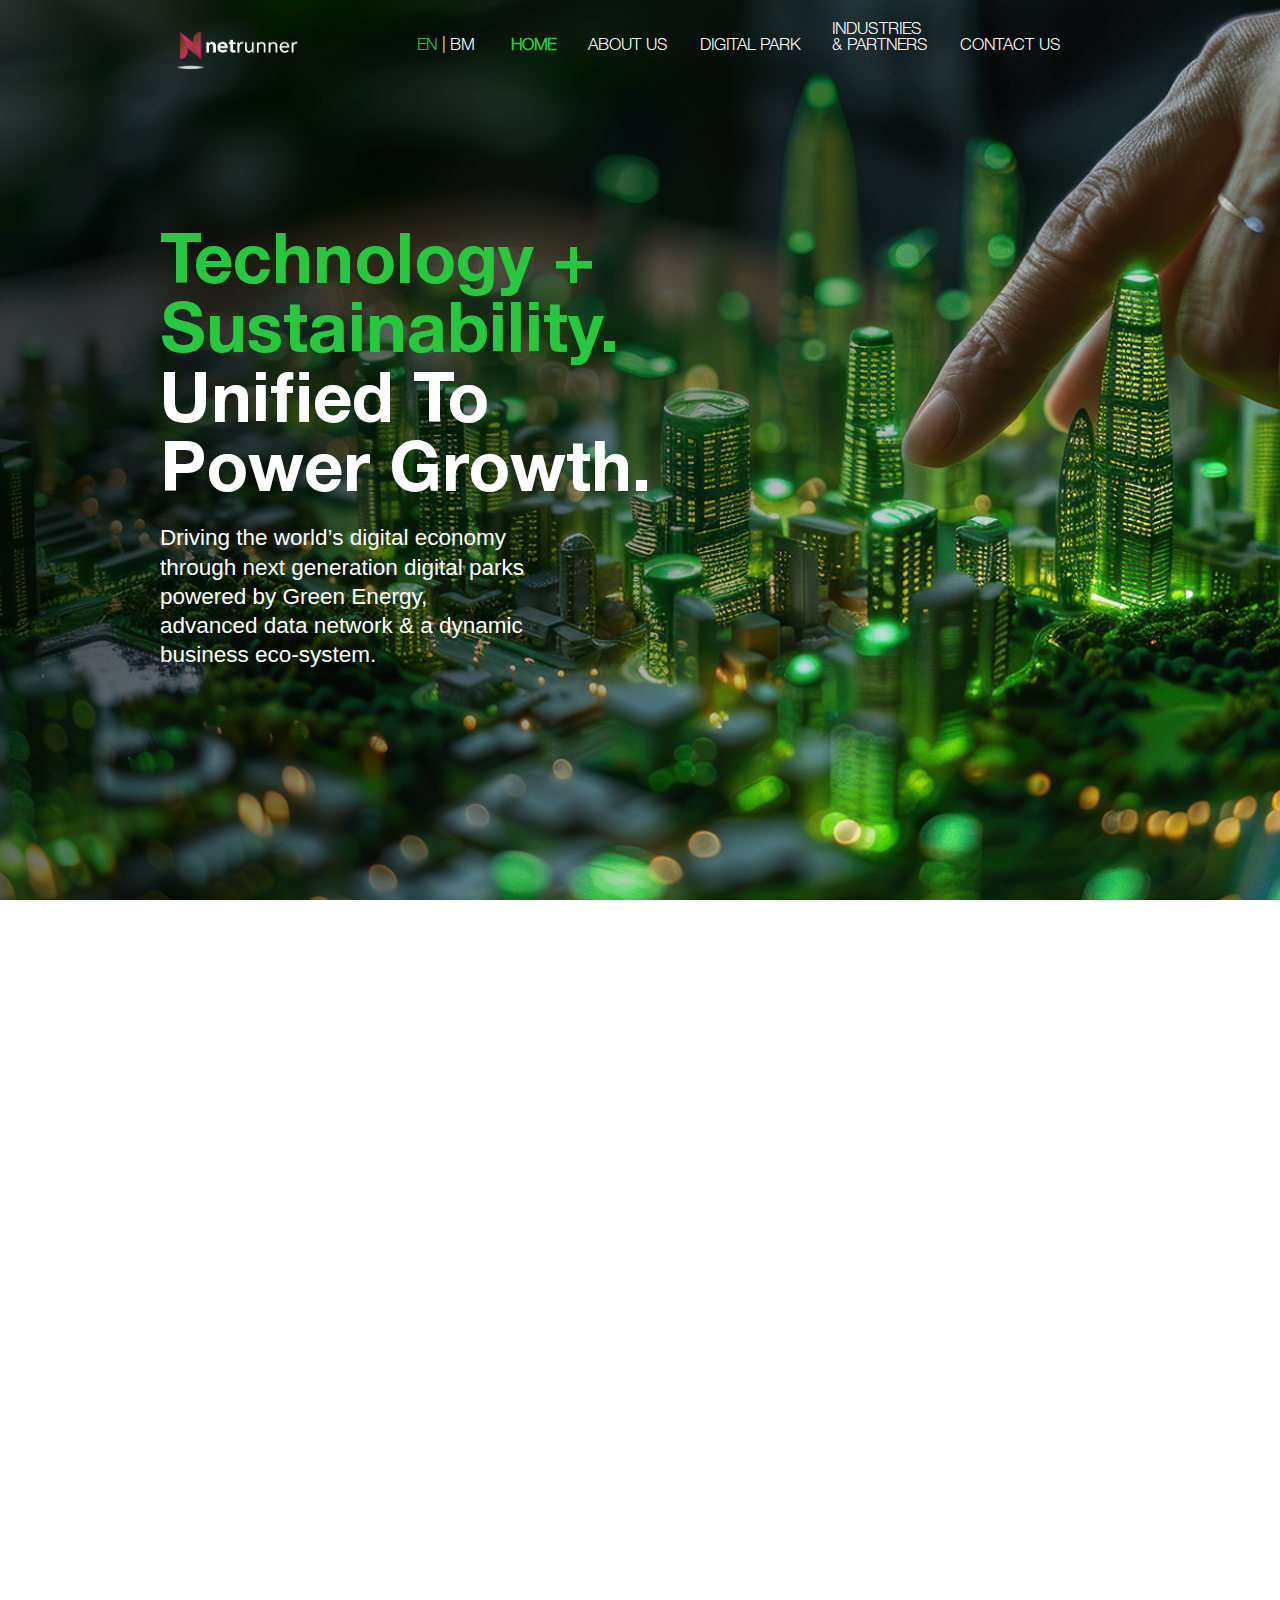
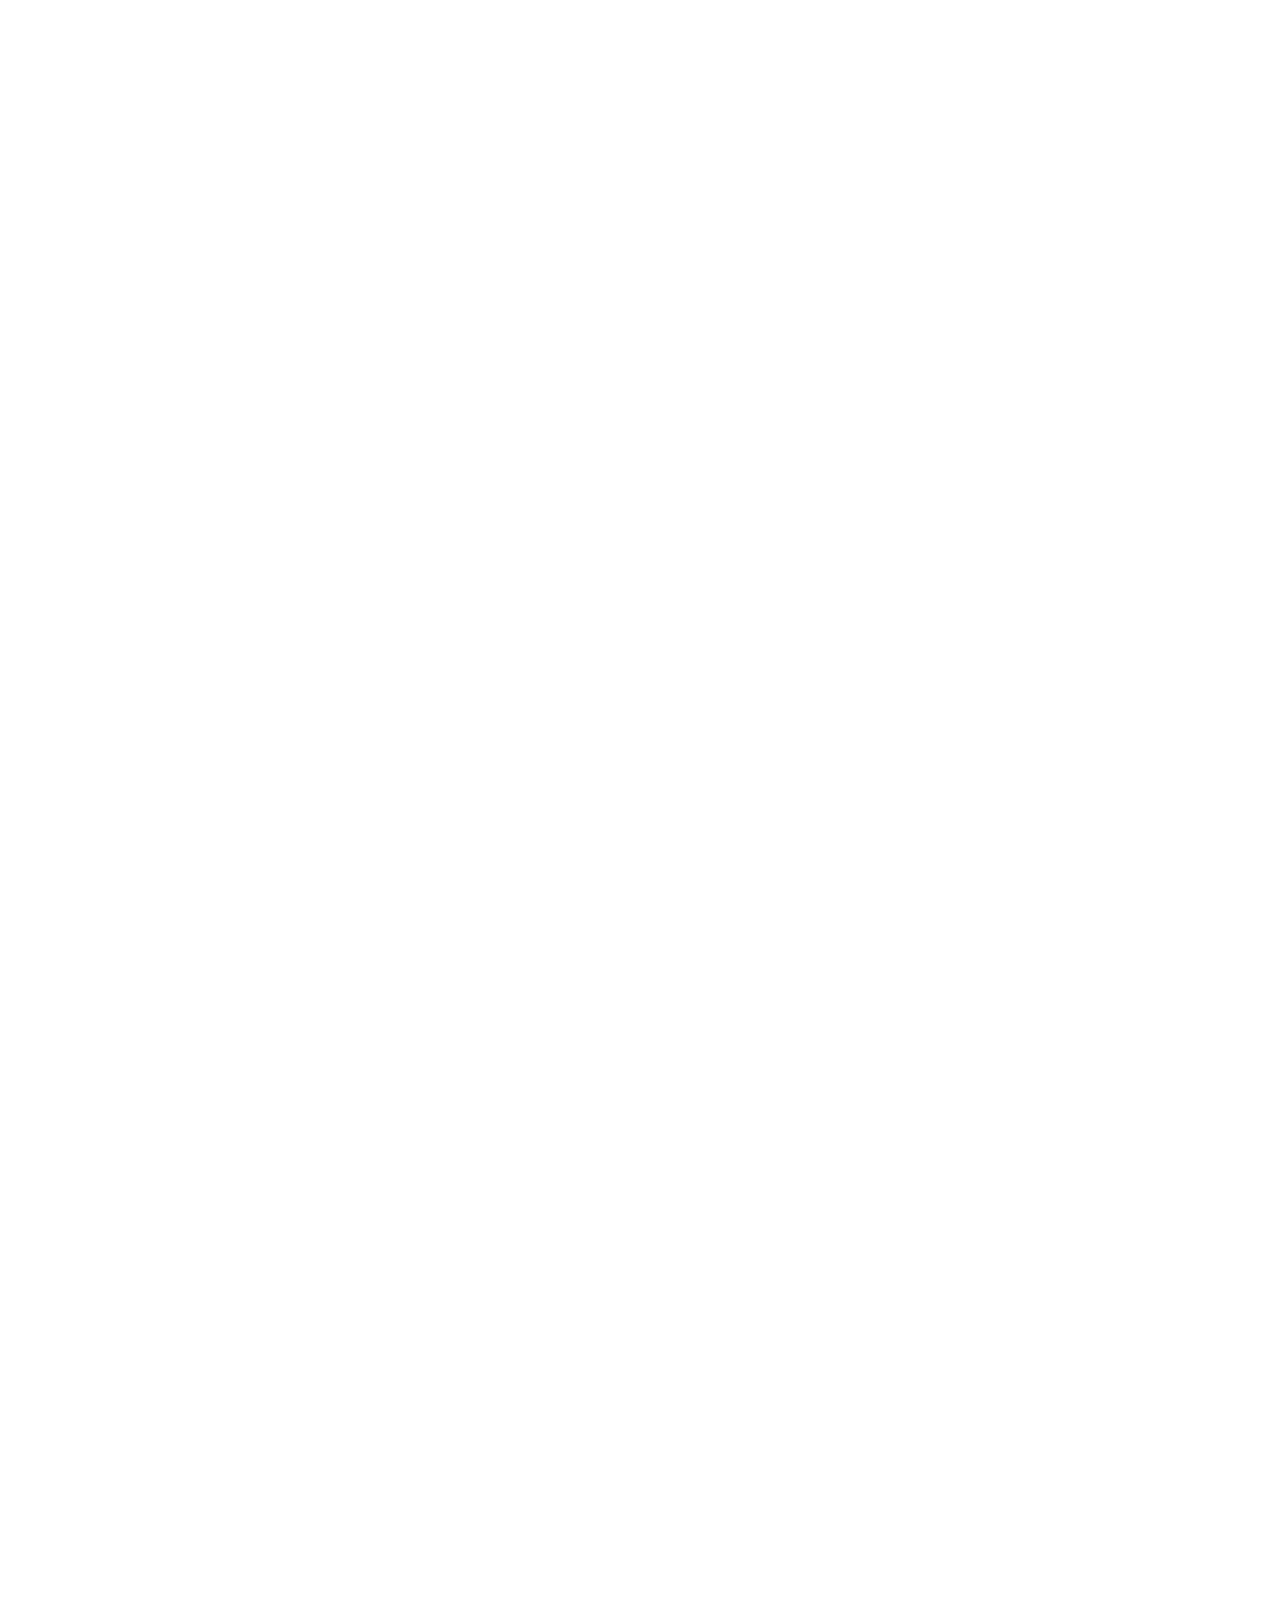
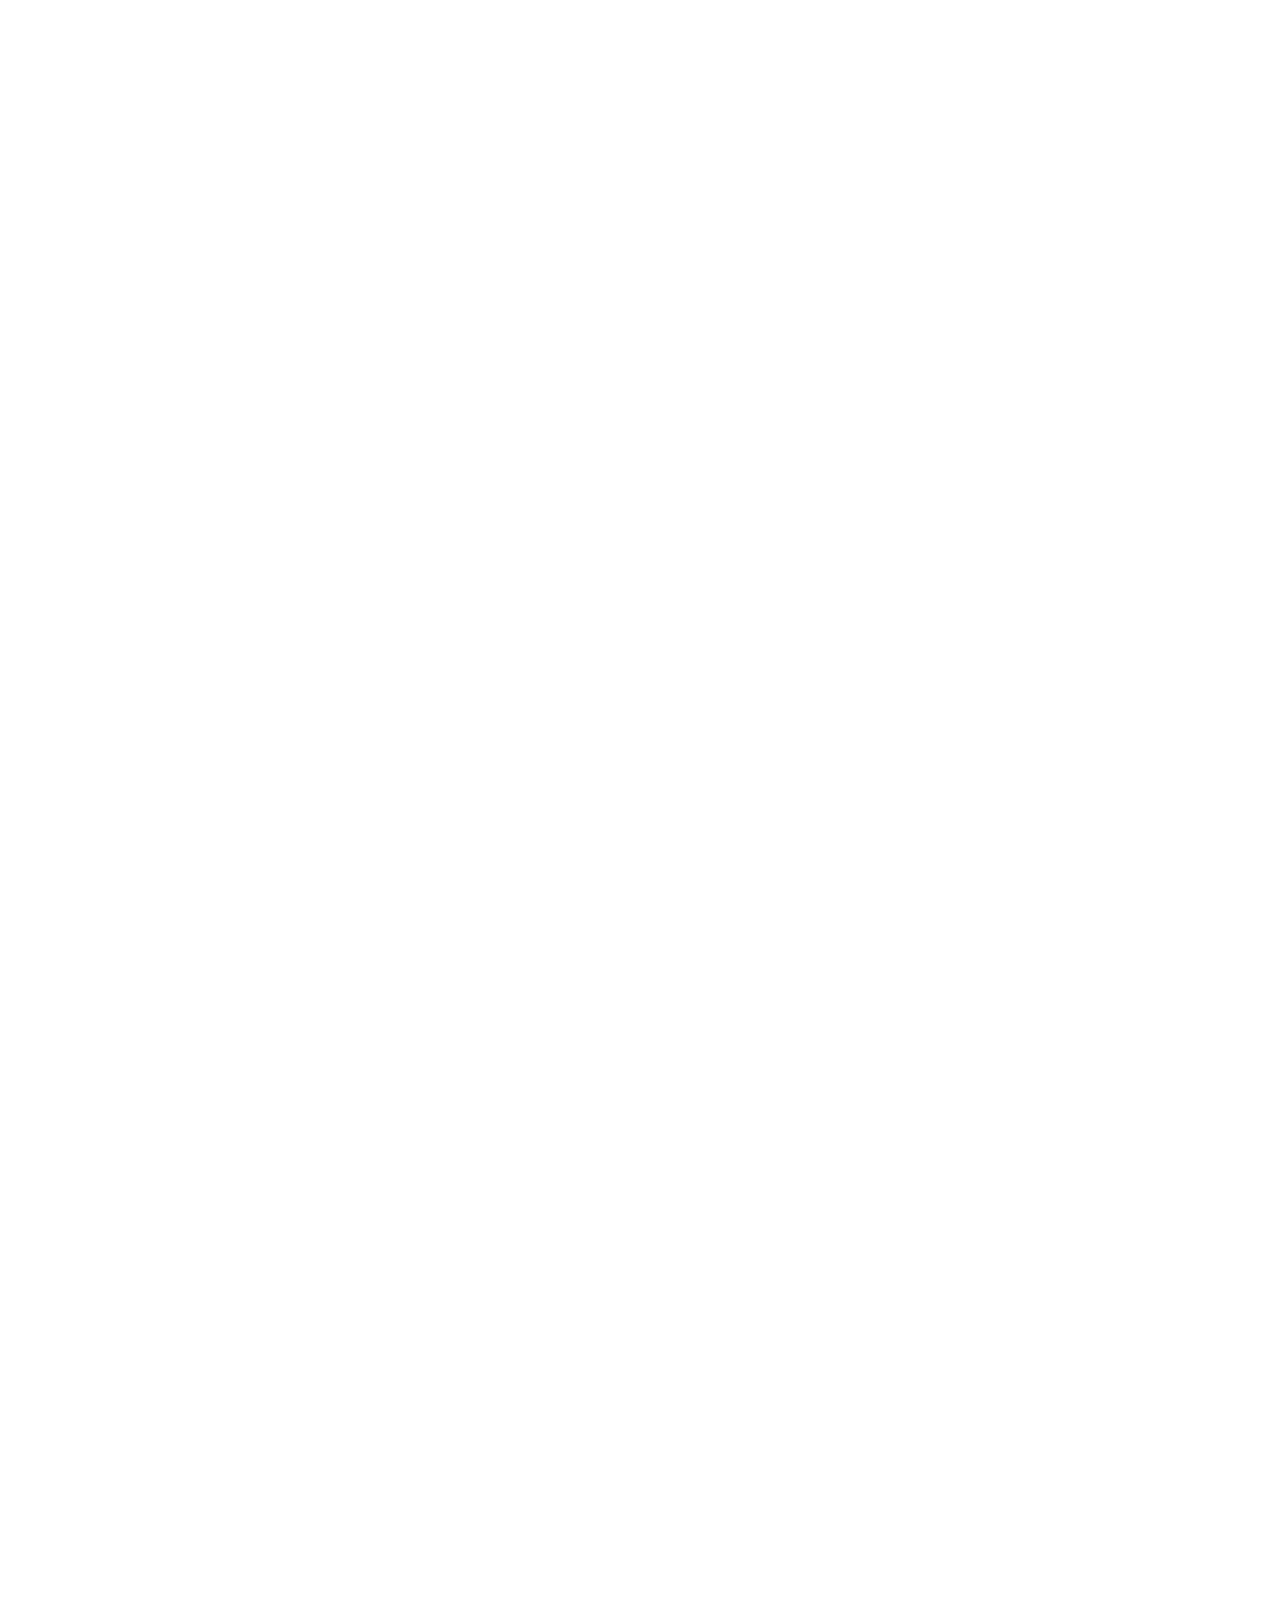
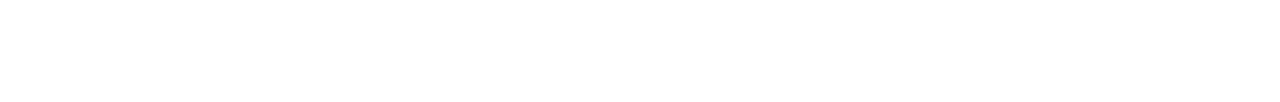
<file: index.html>
<!DOCTYPE html>
<html lang="en">
<head>
    <meta charset="UTF-8">
    <meta name="viewport" content="width=device-width, initial-scale=1.0">
    <title>NetRunner - Home</title>

    <link rel="stylesheet" href="https://maxcdn.bootstrapcdn.com/bootstrap/4.5.2/css/bootstrap.min.css">
    <link rel="stylesheet" href="css/normalize.css">
    <link rel="stylesheet" href="css/index.css">
    <link href='https://fonts.googleapis.com/css?family=Poppins' rel='stylesheet'>

</head>

<body>

    <header>
    <div class="header-left">
        <img src= "assets/NetRunner-Red-white-text.png">           
    </div>
    <nav class="navigation">
      <!-- remove netrunnersb before deploy and just use the foldername -->
      <a href="https://creativeunicorn.com/staging/netrunnersb/bm/" class="language">
        <span style="color: #27C83F;">EN</span>&nbsp;|&nbsp;BM&nbsp;
      </a>
        <a href="https://creativeunicorn.com/staging/netrunnersb/" class="home">HOME</a>
        <a href="https://creativeunicorn.com/staging/netrunnersb/about" class="aboutus">ABOUT&nbsp;US</a> 
        <a href="https://creativeunicorn.com/staging/netrunnersb/digitalpark" class="digitalpark active">DIGITAL&nbsp;PARK</a>
        <a href="https://creativeunicorn.com/staging/netrunnersb/industriesandpartners" class="industriesandpartners">
          INDUSTRIES<br> &amp;&nbsp;PARTNERS
        </a>
        <a href="https://creativeunicorn.com/staging/netrunnersb/contact" class="contact">CONTACT&nbsp;US</a>

    </nav>
    <div class="menu-toggle">&#9776;</div>

      
</header>

  <!-- Fullscreen Overlay (hidden by default) -->
  <div class="navigation-overlay">
    <!-- Use the same .navigation class for your links -->
    <div class="overlay-close">&times;</div>
    <nav class="navigation">
      <a href="https://creativeunicorn.com/staging/netrunnersb/" class="home">HOME</a>
      <a href="https://creativeunicorn.com/staging/netrunnersb/about" class="aboutus">ABOUT&nbsp;US</a> 
      <a href="https://creativeunicorn.com/staging/netrunnersb/digitalpark" class="digitalpark">DIGITAL&nbsp;PARK</a>
      <a href="https://creativeunicorn.com/staging/netrunnersb/industriesandpartners" class="industriesandpartners">
        INDUSTRIES<br> &amp;&nbsp;PARTNERS
      </a>
      <a href="https://creativeunicorn.com/staging/netrunnersb/contact" class="contact">CONTACT&nbsp;US</a>
    </nav>
  </div>


    <container>
      <section class="hero-section">
          <div class="hero-image">
            <img src="assets/homepage/Hero image.png" alt="Hero Background">
          </div>
          <div class="hero-text">
            <div class="hero-title">
              <p style="width: 31.875rem;">Technology + <br>Sustainability.</p>
              <p class="white-title">Unified To <br>Power Growth.</p>
            </div>
            <div class="hero-paragraph">
              <p>Driving the world’s digital economy through next generation digital parks powered by Green Energy, advanced data network &amp; a dynamic business eco-system.</p>
            </div>
          </div>
        </section>
    </container>


    <!-- p1 Section -->
  <!-- p1 Section -->
  <div class="p1">
    <div class="p1container container custom-container my-5">
      <div class="row">
        <div class="col-12">
          <!-- Keep the parent as position: relative so the top-left text can stay absolutely positioned -->
          <div class="image-container position-relative">
            <img
              src="assets/homepage/Subtract P2.png"
              alt="Feature Image"
            />
  
            <!-- Top-left title + paragraph (unchanged) -->
            <div class="top-left-text">
              <h2>A Collaborative.<br><h2 style="color: black;">Ecosystem for Growth.</h2></h2>
            </div>
  
            <!-- Position a full overlay for the bottom text.
                 Using Bootstrap grid offsets to push it into the rightmost 4 columns on md+ screens. -->
            <div 
              class="position-absolute w-100 h-100" 
              style="top: 0; left: 0;"
            >
              <div class="row h-100">
                <!-- col-md-8 is empty, pushing the .col-md-4 into the last 4 columns -->
                <div class="col-md-7"></div>
  
                <!-- Bottom-right text in the last 4 columns, aligned at bottom-right -->
                <div
                  class="col-md-5 d-flex align-items-end justify-content-end"
                  style="padding: 2rem;"
                >
                  <!-- We wrap your original bottom-right text inside .bottom-right-text -->
                  <div class="bottom-right-text">
                    <p>
                      We are more than a place to do business and work.
                It is where technology sustainability intersect to shape the future. We foster a vibrant community where businesses, entrepreneurs, and innovators connect, collaborate, and create.
                    </p>
                  </div>
                </div>
              </div>
            </div>
            <!-- End of bottom-right text grid overlay -->
  
          </div> <!-- .image-container -->
        </div> <!-- .col-12 -->
      </div>   <!-- .row -->
    </div>     <!-- .p1container -->
  </div>       <!-- .p1 -->
    
    
  <section class="p3 py-5">
    <div class="container custom-container" style="padding-bottom: 10rem;">
      <div class="row mb-5">
        <div class="col-12 text-center">
          <h2 class="p3-title" style="text-align: left; padding-top: 10rem;">Smart. Sustainable. Connected.</h2>
        </div>
      </div>
      <div class="row">
        <!-- Main Card Left (4.5/12 width) -->
        <div class="col-md-5 pr-md-3 mb-4" style="flex: 0 0 37.5%; max-width: 37.5%;">
          <div class="main-card position-relative overflow-hidden">
            <img src="assets/homepage/Rectangle 190.png" alt="Main Feature" class="img-fluid w-100 h-100 object-fit-cover position-absolute">
            <div class="top-left-text position-relative p-4 z-1">
              <h4 class="feature-title">Digital Economy Enabler</h4>
              <p class="feature-text text-white">
                Powering data-driven & computing-intensive industries that are anchoring the Digital Economy.
              </p>
            </div>
          </div>
        </div>
  
        <!-- Right Column with 4 Feature Cards (3.25/12 + 3.25/12 = 65%) -->
        <div class="col-md-7 d-flex flex-wrap gap-3" style="flex: 0 0 62.5%; max-width: 62.5%;">
          <div class="feature-card p-4 mb-4" style="flex: 0 0 48%;">
            <img src="assets/homepage/Sustainable energy.png" alt="Sustainable Energy Icon" class="mb-3" style="width: 36px; height: 36px;">
            <h5 class="feature-title">Green Power</h5>
            <p class="feature-text">
              District-level, smart energy-grid supplied by 100% renewable energy.
            </p>
          </div>
          <div class="feature-card p-4 mb-4" style="flex: 0 0 48%;">
            <img src="assets/homepage/Scalable Infrastructure.png" alt="Sustainable Energy Icon" class="mb-3" style="width: 36px; height: 36px;">

            <h5 class="feature-title">Scalable Infrastructure</h5>
            <p class="feature-text">
              Transportation, utilities & data infrastructure, designed with flexibility & growth in mind.
            </p>
          </div>
          <div class="feature-card p-4 mb-4" style="flex: 0 0 48%;">
            <img src="assets/homepage/Beyond Hardware.png" alt="Sustainable Energy Icon" class="mb-3" style="width: 36px; height: 36px;">

            <h5 class="feature-title">Beyond Hardware</h5>
            <p class="feature-text">
              Comprehensive park management services. Access to an industry-ready talent pool. Driving collaborations across the tech & digital industry value-chain.
            </p>
          </div>
          <div class="feature-card p-4 mb-4" style="flex: 0 0 48%;">
            <img src="assets/homepage/Stategic location.png" alt="Sustainable Energy Icon" class="mb-3" style="width: 36px; height: 36px;">

            <h5 class="feature-title">Strategic Locations</h5>
            <p class="feature-text">
              Global connectivity & the advantage of being anchored within regional Green Energy hubs across the region.
            </p>
          </div>
        </div>
      </div>
    </div>
  </section>
      
    <section class="p4">
      <div class="p4 container custom-container my-5">
        <div class="row">
          <div class="col-12">
            <div class="image-container">
              <img src="assets/homepage/Subtract-P1-P4.png" alt="Feature Image">
              
              <!-- Top-right title + paragraph -->
              <div class="top-right-text">
                <h2>Building.<br><h2 style="color: black;" class="black-top-right">Tomorrow's Solutions</h2></h2>
              </div>
              
              <!-- Bottom-right paragraph -->
              <div class="bottom-left-text">
                <p>Scale your business with on-demand digital infrastructure and connectivity. 
                  Learn how NetRunner's Regenerative Digital Park fosters a thriving business ecosystem.<br>
                  <br>
                  <a href="https://www.netrunner.com/digitalpark">See the Future.</a>
              </p>
            </div>
            </div>
          </div>
        </div>
      </div>
    </section>

  <section class="p5 py-5" style="padding-top: 10rem; padding-bottom: 10rem;">
    <div class="container custom-p5-container">
      <div class="row g-4 justify-content-between">
  
        <!-- Card 1 -->
        <div class="col-12 col-md-4">
          <div class="p5-card">
            <img src="assets/homepage/Rectangle 198-1.png" alt="Card 1" class="p5-card-img">
            <div class="p5-card-content">
              <div class="p5-title">Technology x Sustainability</div>
              <a href="https://creativeunicorn.com/staging/netrunnersb/about" class="p5-link">Learn more.</a>
            </div>
          </div>
        </div>
  
        <!-- Card 2 -->
        <div class="col-12 col-md-4">
          <div class="p5-card">
            <img src="assets/homepage/Rectangle 198-2.png"" alt="Card 2" class="p5-card-img">
            <div class="p5-card-content">
              <div class="p5-title p5-title2">The Future Is Regenerative</div>
              <a href="https://creativeunicorn.com/staging/netrunnersb/digitalpark" class="p5-link">A new generation of digital parks.</a>
            </div>
          </div>
        </div>
  
        <!-- Card 3 -->
        <div class="col-12 col-md-4">
          <div class="p5-card">
            <img src="assets/homepage/Rectangle 198-3.png"" alt="Card 3" class="p5-card-img">
            <div class="p5-card-content">
              <div class="p5-title p5-title3" style="top:-21rem;">Build Your Digital Ecosystem Here</div>
              <a href="https://creativeunicorn.com/staging/netrunnersb/industriesandpartners" class="p5-link">Industries <br>Strategic partners.</a>
            </div>
          </div>
        </div>
  
      </div>
    </div>
  </section>
    
      
       <!-- Footer -->
  <footer class="footer text-white py-5">
    <div class="container">
      <div class="row">
        <!-- Logo and Tagline -->
        <div class="col-md-3 text-center text-md-left footer-logo mb-4 mb-md-0">
          <img src="assets/NetRunner-Red.png" alt="Netrunner Logo" class="img-fluid mb-3">
          <p>Technology + Sustainability.<br>Unified To Power Growth.</p>
        </div>
  
        <!-- Company Links -->
        <div class="col-md-3 footer-column mb-4 mb-md-0">
          <h3>Company</h3>
          <div class="footer-divider"></div>
          <ul class="list-unstyled">
            <li class="mb-2"><a href="https://creativeunicorn.com/staging/netrunnersb/">Home</a></li>
            <li class="mb-2"><a href="https://creativeunicorn.com/staging/netrunnersb/about">About Us</a></li>
            <li class="mb-2"><a href="https://creativeunicorn.com/staging/netrunnersb/digitalpark">Digital Park</a></li>
            <li class="mb-2"><a href="https://creativeunicorn.com/staging/netrunnersb/industriesandpartners">Industries & Partners</a></li>
            <li><a href="https://creativeunicorn.com/staging/netrunnersb/contact">Contact Us</a></li>
          </ul>
        </div>
  
        <!-- Location -->
      <div class="col-md-3 footer-column mb-4 mb-md-0">
          <h3>Location</h3>
          <div class="footer-divider"></div>
          <p class="mb-3">
            #12-05, Capital Tower,<br>
            168 Robinson Road,<br>
            Singapore 068904
          </p>
          <p>
            18 Jalan Mawar,<br>
            Taman Bunga Raya,<br>
            50000 Kuala Lumpur
          </p>
        </div>
  
        <!-- Contact -->
        <div class="col-md-3 footer-column">
          <h3>Contact Us</h3>
          <div class="footer-divider"></div>
          <p class="mb-2">+60-xxx-xxx-xxxx</p>
          <p class="mb-2">+65-xxx-xxx-xxxx</p>
          <p>NetRunner@gmail.com</p>
        </div>
      </div>
  
      <!-- Copyright -->
      <div class="footer-bottom text-center mt-5">
        <p class="mb-0">Copyright © 2025 NetRunner. All rights reserved.</p>
      </div>
    </div>
  </footer>
  
    
    <script>
      document.addEventListener('DOMContentLoaded', function () {
      const burger = document.querySelector('.menu-toggle');
      const overlay = document.querySelector('.navigation-overlay');
      const nav = overlay.querySelector('.navigation');
      const closeBtn = document.querySelector('.overlay-close');

      // Open overlay
      burger.addEventListener('click', () => {
        overlay.classList.toggle('show');
        nav.classList.toggle('slide-in');
      });

      // Close overlay
      closeBtn.addEventListener('click', () => {
        overlay.classList.remove('show');
        nav.classList.remove('slide-in');
      });
    });

    </script>

<script src="https://code.jquery.com/jquery-3.5.1.slim.min.js"></script>
<script src="https://cdn.jsdelivr.net/npm/bootstrap@4.5.2/dist/js/bootstrap.bundle.min.js"></script>

</body>
</file>
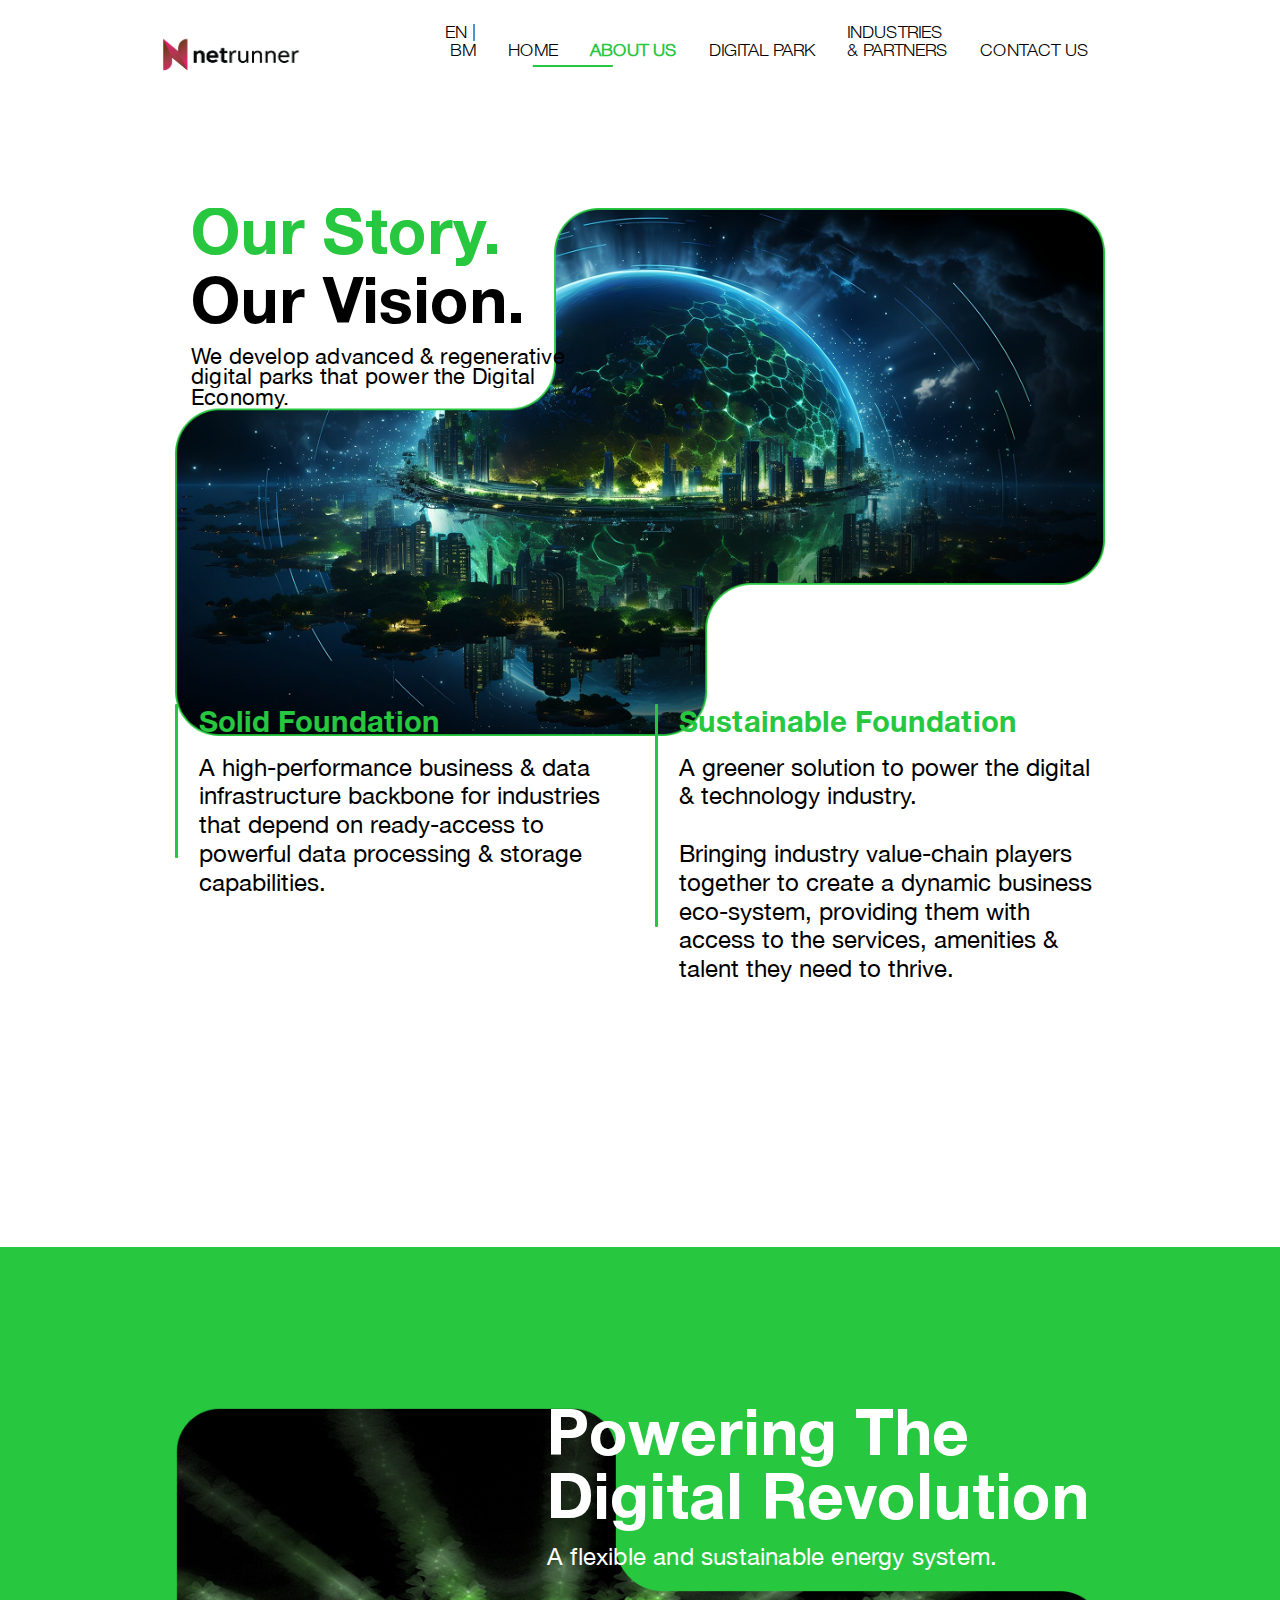
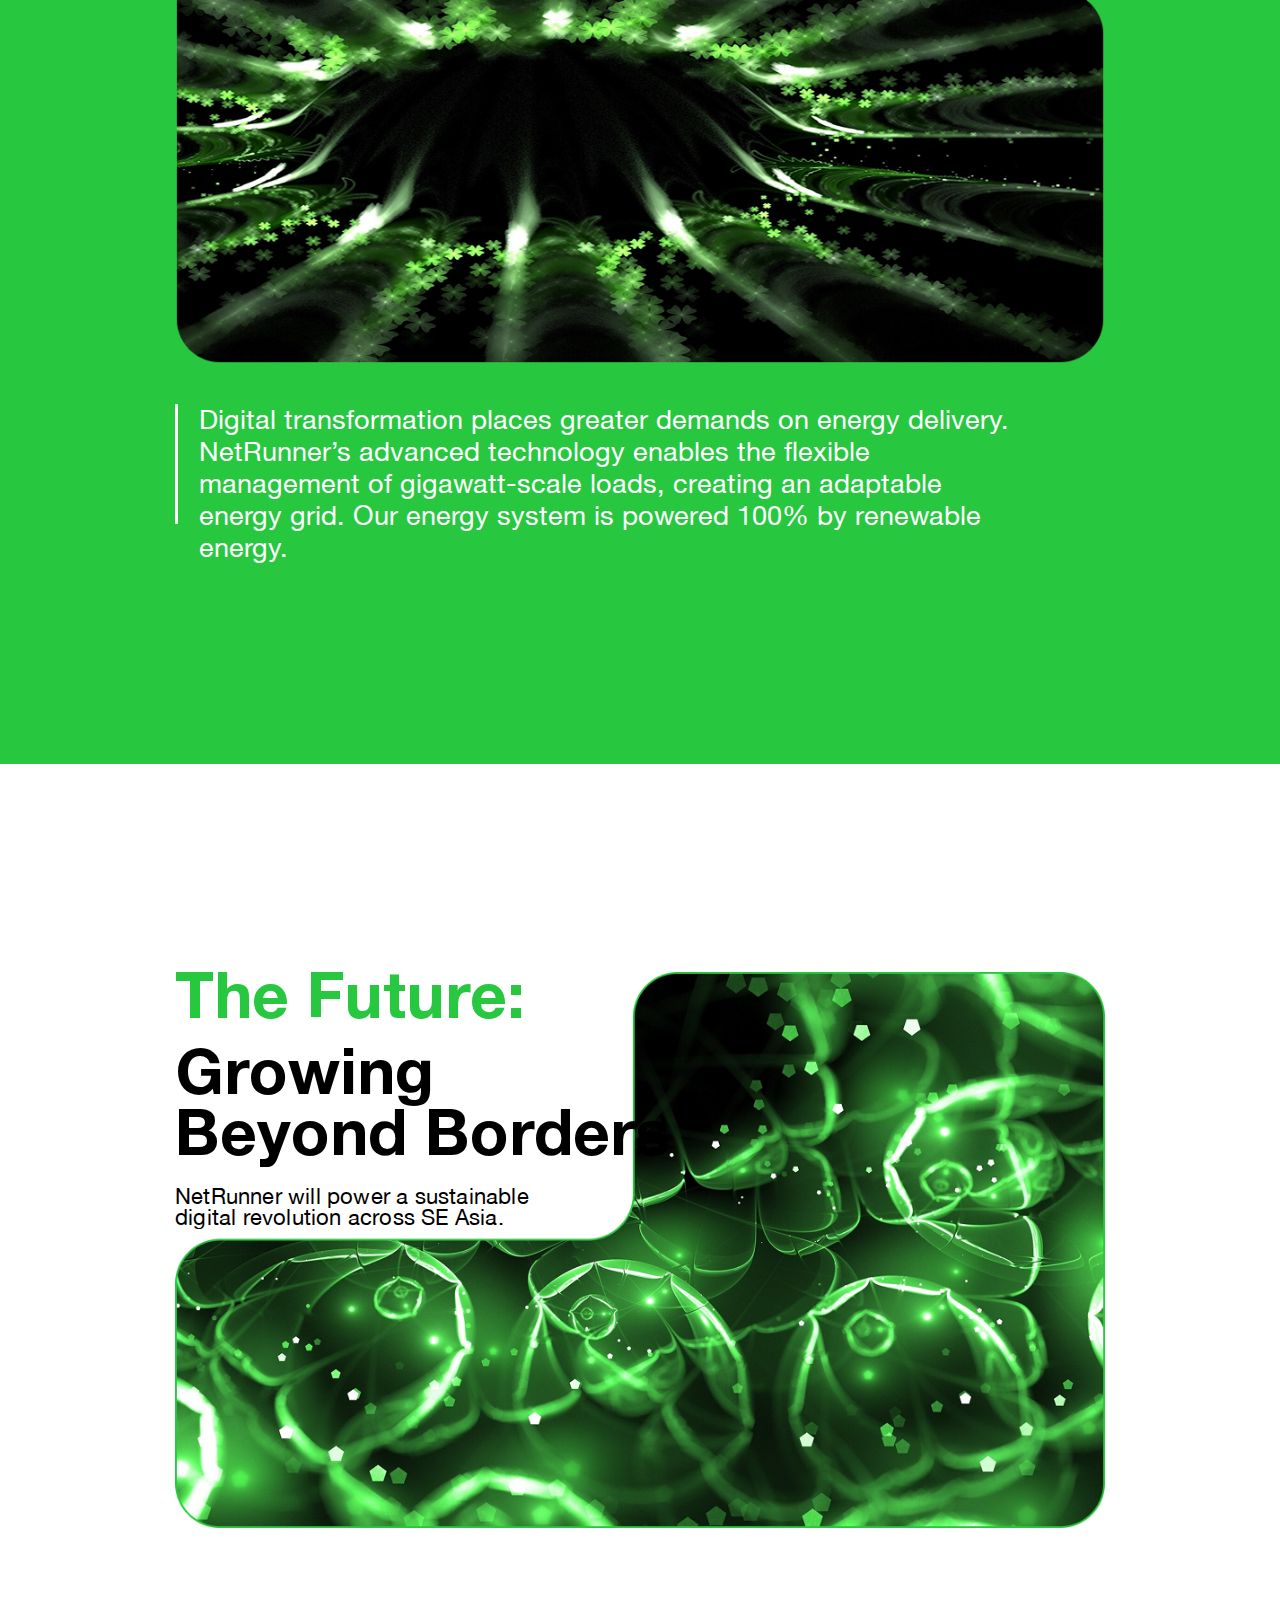
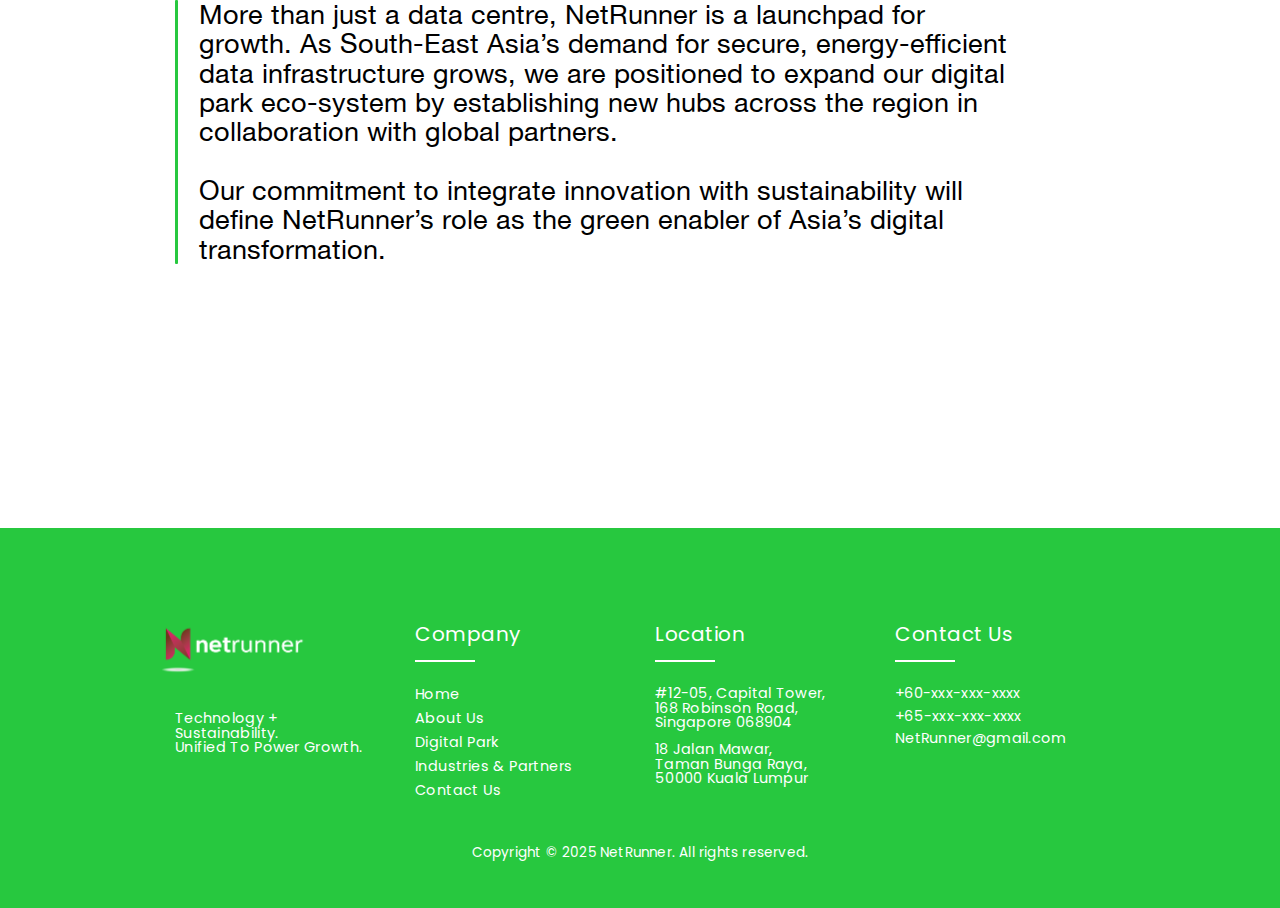
<file: about/index.html>
<!DOCTYPE html>
<html lang="en">
<head>
  <meta charset="UTF-8">
  <meta name="viewport" content="width=device-width, initial-scale=1.0">
  <title>NetRunner - About Us</title>
  <!-- Include Bootstrap CSS -->
  <link rel="stylesheet" href="https://maxcdn.bootstrapcdn.com/bootstrap/4.5.2/css/bootstrap.min.css">
  <link rel="stylesheet" href="../css/normalize.css">
  <link rel="stylesheet" href="../css/about3.css">
  <link href="https://fonts.googleapis.com/css?family=Poppins" rel="stylesheet">

</head>
<body>
  <!-- Header -->
  <header>
    <div class="header-left">
        <img src="../assets/NetRunner-Red.png">           
    </div>
    <nav class="navigation">
      <!-- remove netrunnersb before deploy and just use the foldername -->
      <a href="https://creativeunicorn.com/staging/netrunnersb/bm" class="language">EN&nbsp;|&nbsp;BM</a>
        <a href="https://creativeunicorn.com/staging/netrunnersb" class="home">HOME</a>
        <a href="https://creativeunicorn.com/staging/netrunnersb/about" class="aboutus">ABOUT&nbsp;US</a> 
        <a href="https://creativeunicorn.com/staging/netrunnersb/digitalpark" class="digitalpark">DIGITAL&nbsp;PARK</a>
        <a href="https://creativeunicorn.com/staging/netrunnersb/industriesandpartners" class="industriesandpartners">
          INDUSTRIES<br> &amp;&nbsp;PARTNERS
        </a>
        <a href="/contact" class="contact">CONTACT&nbsp;US</a>

        <!-- The burger icon (shown on mobile) -->
    </nav>
    <div class="menu-toggle">&#9776;</div>
      
  </header>

  <div class="navigation-overlay">
    <!-- Use the same .navigation class for your links -->
    <div class="overlay-close">&times;</div>
    <nav class="navigation">
      <a href="/home" class="home">HOME</a>
      <a href="/netrunnersb/about" class="aboutus">ABOUT&nbsp;US</a> 
      <a href="/digitalpark" class="digitalpark">DIGITAL&nbsp;PARK</a>
      <a href="/industriesandpartners" class="industriesandpartners">
        INDUSTRIES<br> &amp;&nbsp;PARTNERS
      </a>
      <a href="/contact" class="contact">CONTACT&nbsp;US</a>
    </nav>
  </div>


  <!-- p1 Section -->
<div class="p1">
  <div class="p1container container custom-container my-5">
    <div class="row">
      <div class="col-12">
        <!-- Keep the parent as position: relative so the top-left text can stay absolutely positioned -->
        <div class="image-container position-relative">
          <img
            src="../assets/about/Subtract-P1.png"
            alt="Feature Image"
          />

          <!-- Top-left title + paragraph (unchanged) -->
          <div class="top-left-text">
            <h2>Our Story.<br><h2 style="color: black;">Our Vision.</h2></h2>
            <p>We develop advanced &amp; regenerative digital parks that power the Digital Economy.</p>
          </div>

          <!-- Position a full overlay for the bottom text.
               Using Bootstrap grid offsets to push it into the rightmost 4 columns on md+ screens. -->
          <div 
            class="position-absolute w-100 h-100" 
            style="top: 0; left: 0;"
          >
            <div class="row h-100">
              <!-- col-md-8 is empty, pushing the .col-md-4 into the last 4 columns -->
              <div class="col-md-7"></div>

              <!-- Bottom-right text in the last 4 columns, aligned at bottom-right -->
              <div
                class="col-md-5 d-flex align-items-end justify-content-end"
                style="padding: 2rem;"
              >
                <!-- We wrap your original bottom-right text inside .bottom-right-text -->
                <div class="bottom-right-text">
                  <p>
                    Our new generation digital parks are built on the vision of
                    creating a solid &amp; sustainable operational foundation to
                    support a dynamic eco-system of data-driven businesses.
                  </p>
                </div>
              </div>
            </div>
          </div>
          <!-- End of bottom-right text grid overlay -->

        </div> <!-- .image-container -->
      </div> <!-- .col-12 -->
    </div>   <!-- .row -->
  </div>     <!-- .p1container -->
</div>       <!-- .p1 -->

  
  <!-- p2 Section -->
  <div class="p2">
    <div class="p2container container custom-container my-4">
      <div class="row">
        <div class="col-md-6 mb-5">
          <div class="green-line-text">
            <div class="title">Solid Foundation</div>
            <p class="desc">A high-performance business & data infrastructure backbone for industries that depend on ready-access to powerful data processing & storage capabilities.</p>
          </div>
        </div>
        <div class="col-md-6 mt-5 mt-md-0 mb-5">
          <div class="green-line-text">
            <div class="title">Sustainable Foundation</div>
            <p class="desc">A greener solution to power the digital & technology industry. <br><br>Bringing industry value-chain players together to create a dynamic business eco-system, providing them with access to the services, amenities & talent they need to thrive.</p>
          </div>
          
        </div>
      </div>
    </div>
  </div>

  <!-- p3 Section -->
  <div class="p3 mb-0">
    <div class="p3container container custom-container">
      <div class="row">
        <div class="col-12">
          <div class="image-container mb-0 pb-5">
            <img src="../assets/about/Subtract-P2.png" alt="Feature Image">
            
            <!-- Top-left title + paragraph -->
            <div class="top-right-text">
              <h2>Powering The<br>Digital Revolution</h2></h2>
              <p>A flexible and sustainable energy system.</p>
            </div>
            
          </div>
        </div>
      </div>
    </div>
  </div>

  <!-- p4 section -->
  <div class="p4 mt-0">
    <div class="p4container container custom-container py-4">
      <div class="row">
        <div class="col-md-11 mb-5 justify-content-center">
          <div class="green-line-text">
            <p class="desc">Digital transformation places greater demands on energy delivery. NetRunner’s advanced technology enables the flexible management of gigawatt-scale loads, creating an adaptable energy grid. Our energy system is powered 100% by renewable energy.</p>
          </div>
        </div>
        
      
      </div>
    </div>
  </div>

  <!-- p5 section -->

  <div class="p5">
    <div class="p5 container custom-container my-5">
      <div class="row">
        <div class="col-12">
          <div class="image-container">
            <img src="../assets/about/Subtract-P3.png" alt="Feature Image">
            
            <!-- Top-left title + paragraph -->
            <div class="top-left-text">
              <h2>The Future:<br><h2 style="color: black;">Growing<br> Beyond Borders</h2></h2>
              <p>NetRunner will power a sustainable digital revolution across SE Asia.</p>
            </div>
          
          </div>
        </div>
      </div>
    </div>
  </div>
  <!-- p6 section -->
  <div class="p6 mt-0">
    <div class="p6container container custom-container py-4">
      <div class="row">
        <div class="col-md-11 mb-5 justify-content-center">
          <div class="green-line-text">
            <p class="desc">
              More than just a data centre, NetRunner is a launchpad for growth. 
              As South-East Asia’s demand for secure, energy-efficient data infrastructure grows, 
              we are positioned to expand our digital park eco-system by establishing new hubs across the region in collaboration with global partners.
              <br/><br/>
              Our commitment to integrate innovation with sustainability will define NetRunner’s role as the green enabler of Asia’s digital transformation.</p>
          </div>
        </div>
        
      
      </div>
    </div>
  </div>
  
  <!-- Footer -->
  <footer class="footer text-white py-5">
    <div class="container">
      <div class="row">
        <!-- Logo & Tagline -->
        <div class="col-md-3 text-center text-md-left footer-logo mb-4 mb-md-0">
          <img src="../assets/NetRunner-Red-white-text.png" alt="Netrunner Logo" class="img-fluid mb-3">
          <p>Technology + Sustainability.<br>Unified To Power Growth.</p>
        </div>
  
        <!-- Company -->
        <div class="col-md-3 footer-column mb-4 mb-md-0">
          <h3>Company</h3>
          <div class="footer-divider"></div>
          <ul class="list-unstyled">
            <li class="mb-2"><a href="/home">Home</a></li>
            <li class="mb-2"><a href="/aboutus">About Us</a></li>
            <li class="mb-2"><a href="/digitalpark">Digital Park</a></li>
            <li class="mb-2"><a href="/industriesandpartners">Industries & Partners</a></li>
            <li><a href="/contact">Contact Us</a></li>
          </ul>
        </div>
  
        <!-- Location -->
        <div class="col-md-3 footer-column mb-4 mb-md-0">
          <h3>Location</h3>
          <div class="footer-divider"></div>
          <p>
            #12-05, Capital Tower,<br>
            168 Robinson Road,<br>
            Singapore 068904
          </p>
          <p>
            18 Jalan Mawar,<br>
            Taman Bunga Raya,<br>
            50000 Kuala Lumpur
          </p>
        </div>
  
        <!-- Contact -->
        <div class="col-md-3 footer-column">
          <h3>Contact Us</h3>
          <div class="footer-divider"></div>
          <p class="mb-2">+60-xxx-xxx-xxxx</p>
          <p class="mb-2">+65-xxx-xxx-xxxx</p>
          <p>NetRunner@gmail.com</p>
        </div>
      </div>
  
      <div class="footer-bottom text-center mt-5">
        <p class="mb-0">Copyright © 2025 NetRunner. All rights reserved.</p>
      </div>
    </div>
  </footer>
  
  <script>
    document.addEventListener('DOMContentLoaded', function () {
    const burger = document.querySelector('.menu-toggle');
    const overlay = document.querySelector('.navigation-overlay');
    const nav = overlay.querySelector('.navigation');
    const closeBtn = document.querySelector('.overlay-close');

    // Open overlay
    burger.addEventListener('click', () => {
      overlay.classList.toggle('show');
      nav.classList.toggle('slide-in');
    });

    // Close overlay
    closeBtn.addEventListener('click', () => {
      overlay.classList.remove('show');
      nav.classList.remove('slide-in');
    });
  });

  </script>

  

  <!-- Optional Bootstrap JS and dependencies -->
  <script src="https://code.jquery.com/jquery-3.5.1.slim.min.js"></script>
  <script src="https://cdn.jsdelivr.net/npm/bootstrap@4.5.2/dist/js/bootstrap.bundle.min.js"></script>
</body>
</html>
</file>
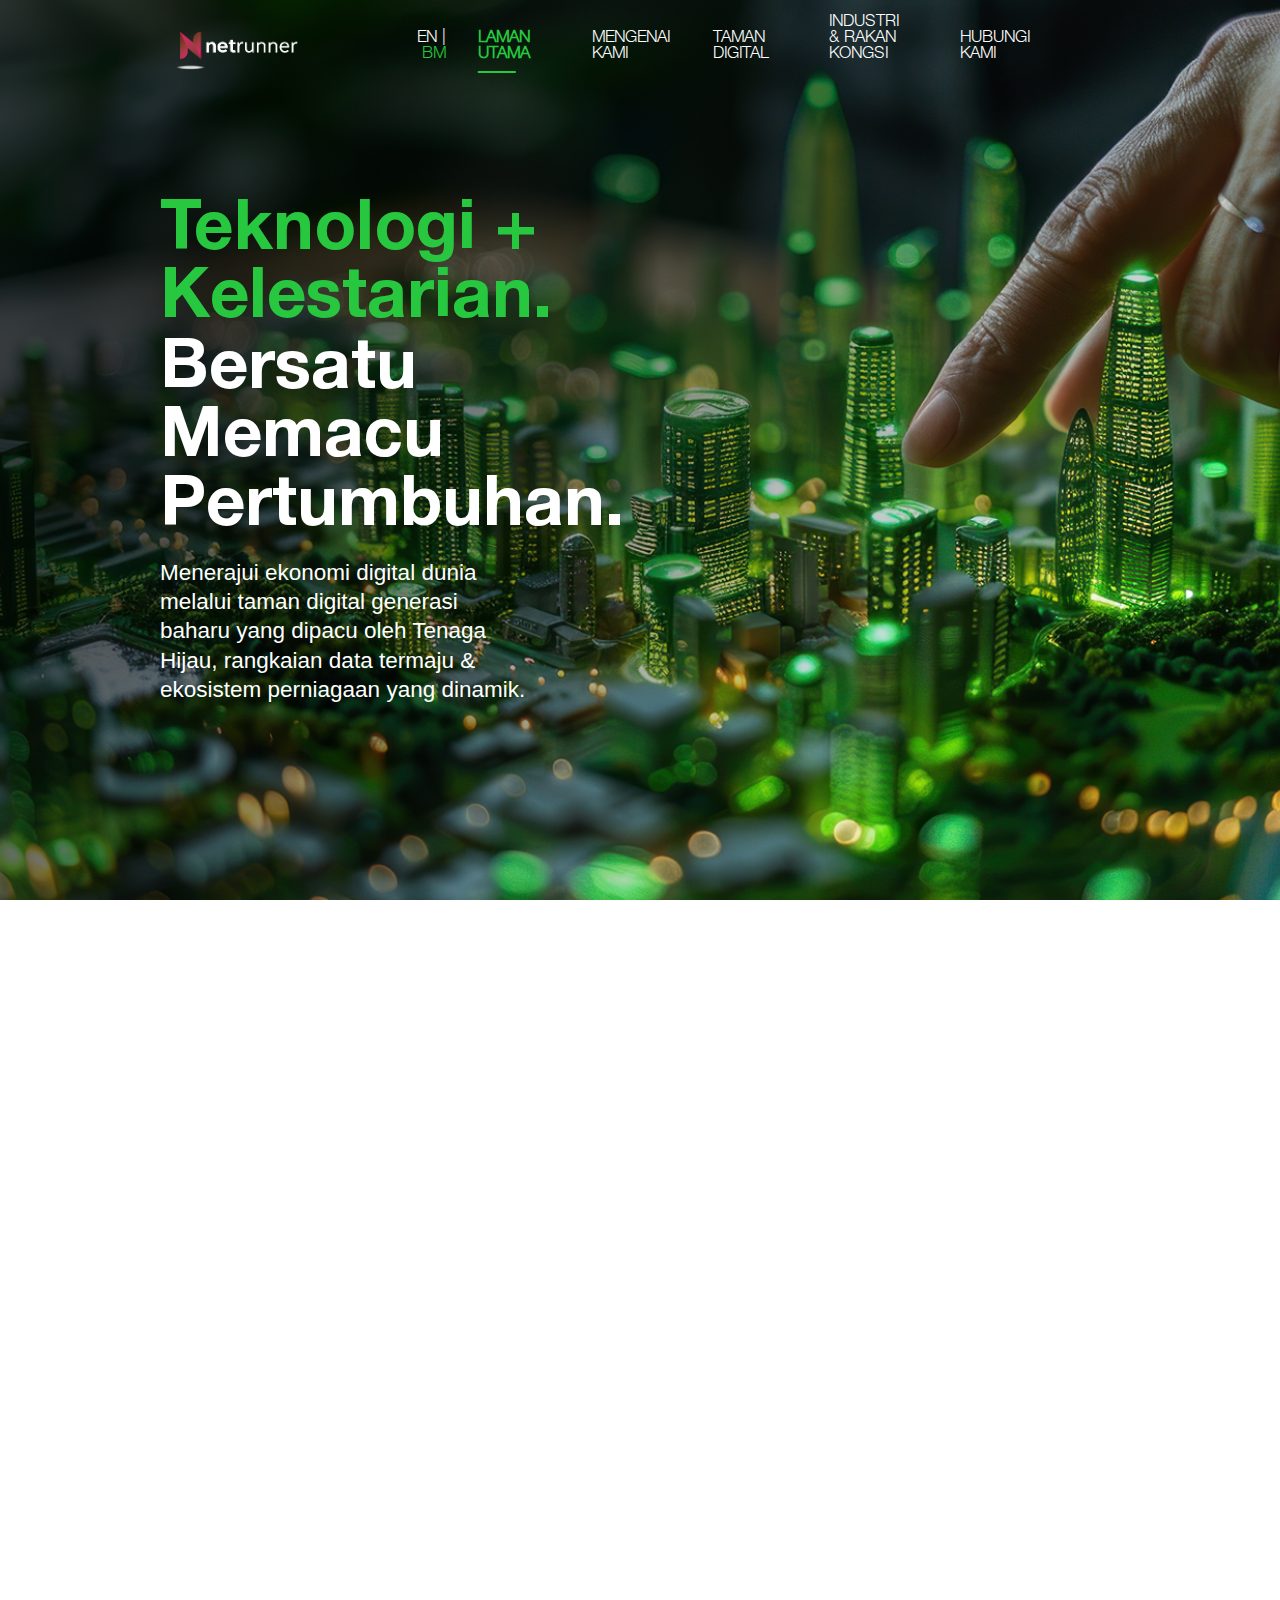
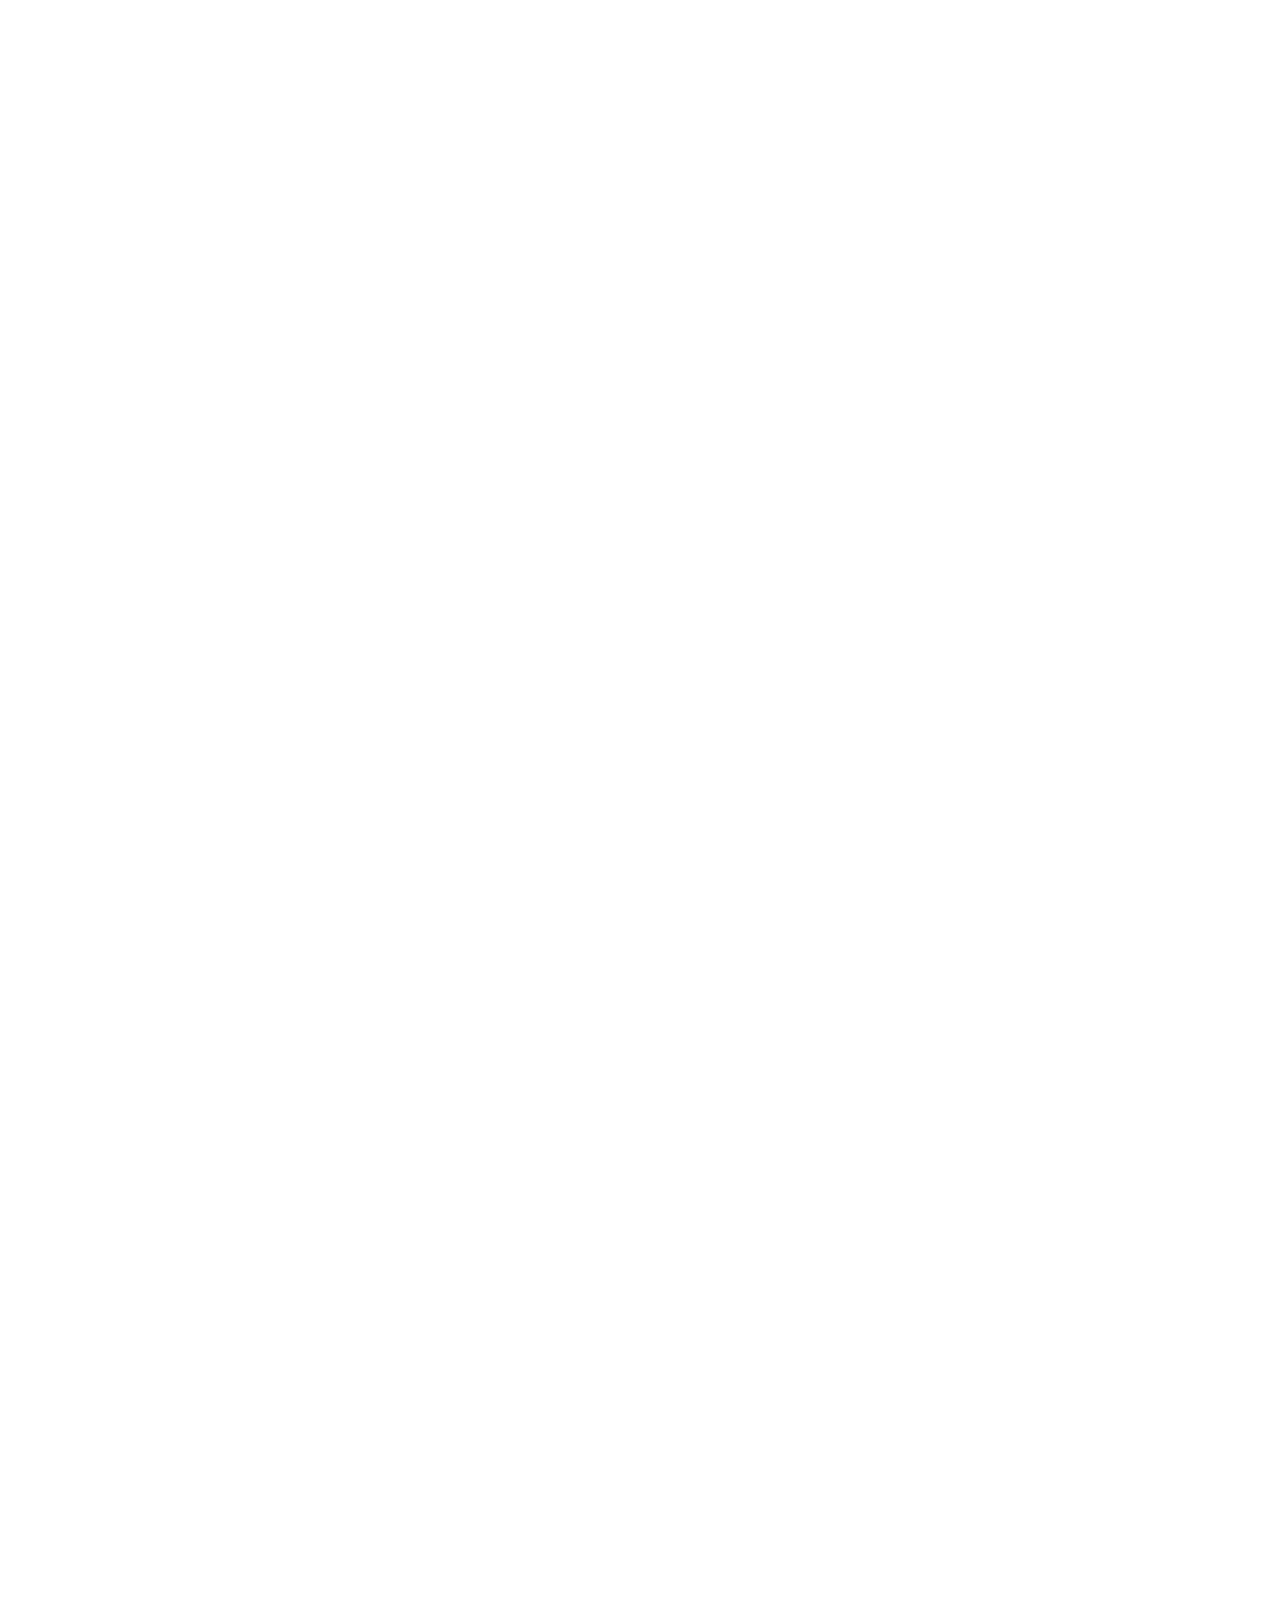
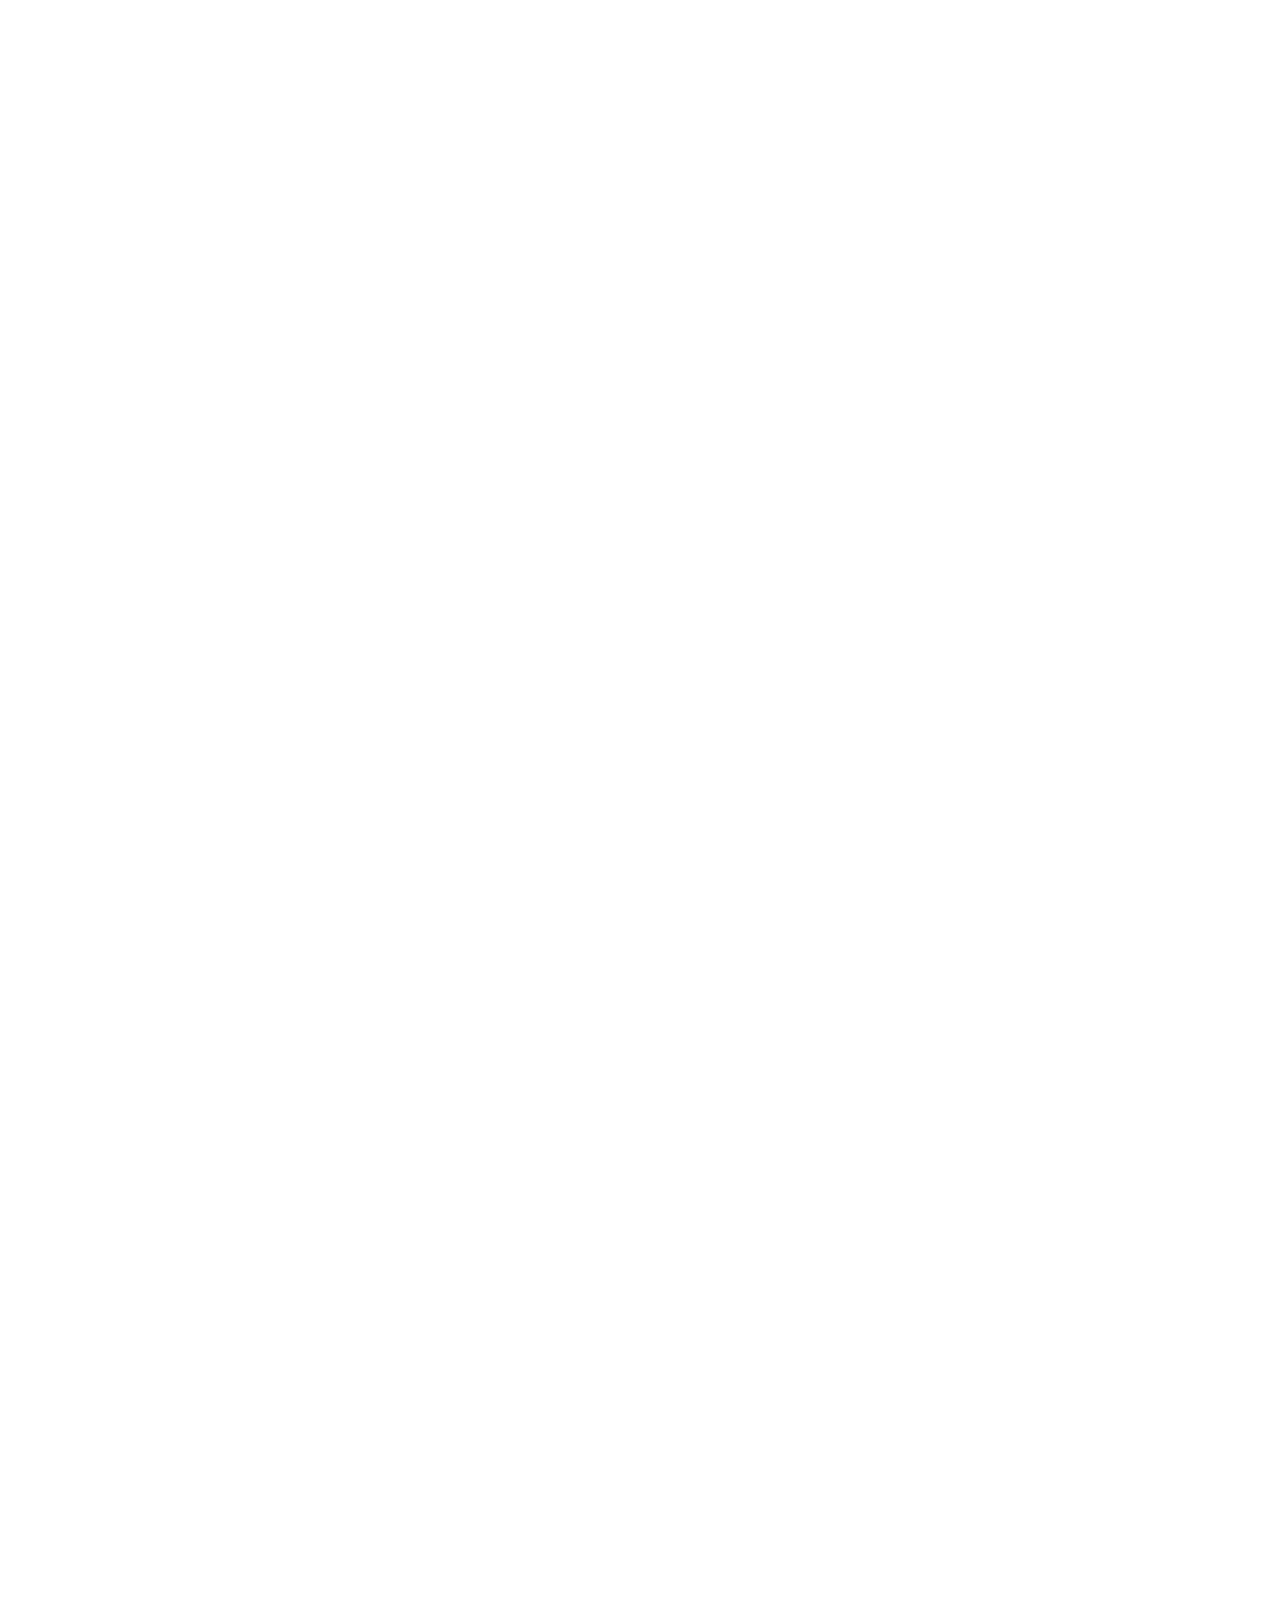
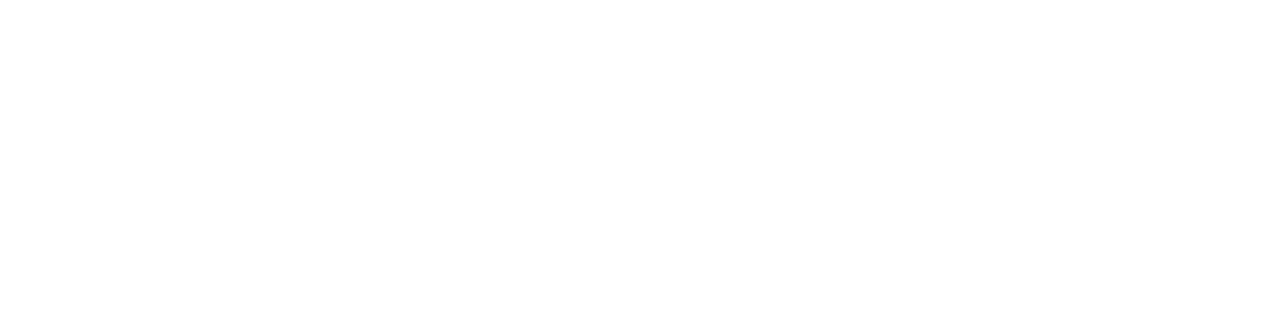
<file: bm/index.html>
<!DOCTYPE html>
<html lang="en">
<head>
    <meta charset="UTF-8">
    <meta name="viewport" content="width=device-width, initial-scale=1.0">
    <title>NetRunner - Home</title>

    <link rel="stylesheet" href="https://maxcdn.bootstrapcdn.com/bootstrap/4.5.2/css/bootstrap.min.css">
    <link rel="stylesheet" href="../css/normalize.css">
    <!-- <link rel="stylesheet" href="../css/index.css"> -->
    <link rel="stylesheet" href="index.css">
    <link href='https://fonts.googleapis.com/css?family=Poppins' rel='stylesheet'>

</head>

<body>

  <header>
    <div class="header-left">
      <img src="../assets/NetRunner-Red-white-text.png" alt="Logo">
    </div>
    <nav class="navigation">
      <a href="https://creativeunicorn.com/staging/netrunnersb/" class="language">EN&nbsp;|<p style="color: #27C83F;">&nbsp;BM</p></a>
      <a href="https://creativeunicorn.com/staging/netrunnersb/bm" class="home">LAMAN UTAMA</a>
      <a href="https://creativeunicorn.com/staging/netrunnersb/bm/about" class="aboutus">MENGENAI KAMI</a> 
      <a href="https://creativeunicorn.com/staging/netrunnersb/bm/digitalpark" class="digitalpark">TAMAN DIGITAL</a>
      <a href="https://creativeunicorn.com/staging/netrunnersb/bm/industriesandpartners" class="industriesandpartners">
        INDUSTRI <br> &amp;&nbsp;RAKAN KONGSI
      </a>
      <a href="https://creativeunicorn.com/staging/netrunnersb/bm/contact" class="contact">HUBUNGI KAMI</a>
    </nav>
    <!-- The burger icon (shown on mobile) -->
    <div class="menu-toggle">&#9776;</div>
    
  </header>

  <!-- Fullscreen Overlay (hidden by default) -->
  <div class="navigation-overlay">
    <!-- Use the same .navigation class for your links -->
    <div class="overlay-close">&times;</div>
    <nav class="navigation">
      <a href="https://creativeunicorn.com/staging/netrunnersb/bm" class="home">LAMAN UTAMA</a>
      <a href="https://creativeunicorn.com/staging/netrunnersb/bm/about" class="aboutus">MENGENAI KAMI</a> 
      <a href="https://creativeunicorn.com/staging/netrunnersb/bm/digitalpark" class="digitalpark">TAMAN DIGITAL</a>
      <a href="https://creativeunicorn.com/staging/netrunnersb/bm/industriesandpartners" class="industriesandpartners">
        INDUSTRI <br> &amp;&nbsp;RAKAN KONGSI
      </a>
      <a href="https://creativeunicorn.com/staging/netrunnersb/bm/contact" class="contact">HUBUNGI &nbsp; KAMI</a>
    </nav>
  </div>


    <container>
      <section class="hero-section">
          <div class="hero-image">
            <img src="../assets/homepage/Hero image.png" alt="Hero Background">
          </div>
          <div class="hero-text">
            <div class="hero-title">
              <p style="width: 31.875rem;">Teknologi + <br>Kelestarian. 
              </p>
              <p class="white-title">Bersatu Memacu Pertumbuhan.</p>
            </div>
            <div class="hero-paragraph">
              <p>Menerajui ekonomi digital dunia melalui taman digital generasi baharu yang dipacu oleh Tenaga Hijau, rangkaian data termaju &amp; ekosistem perniagaan yang dinamik.
              </p>
            </div>
          </div>
        </section>
    </container>



    <!-- p1 Section -->
    <div class="p1">
      <div class="p1container container custom-container my-5">
        <div class="row">
          <div class="col-12">
            <!-- Keep the parent as position: relative so the top-left text can stay absolutely positioned -->
            <div class="image-container position-relative">
              <img
                src="../assets/homepage/Subtract P2.png"
                alt="Feature Image"
              />
    
              <!-- Top-left title + paragraph (unchanged) -->
              <div class="top-left-text">
                <h2>Ekosistem Kolaboratif<br><h2 style="color: black;">Untuk Pertumbuhan.</h2></h2>
              </div>
    
              <!-- Position a full overlay for the bottom text.
                   Using Bootstrap grid offsets to push it into the rightmost 4 columns on md+ screens. -->
              <div 
                class="position-absolute w-100 h-100" 
                style="top: 0; left: 0;"
              >
                <div class="row h-100">
                  <!-- col-md-8 is empty, pushing the .col-md-4 into the last 4 columns -->
                  <div class="col-md-7"></div>
    
                  <!-- Bottom-right text in the last 4 columns, aligned at bottom-right -->
                  <div
                    class="col-md-5 d-flex align-items-end justify-content-end"
                    style="padding: 2rem;"
                  >
                    <!-- We wrap your original bottom-right text inside .bottom-right-text -->
                    <div class="bottom-right-text">
                      <p>
                        Kami bukan sekadar tempat untuk kemajuan perniagaan dan bekerja. Di sinilah teknologi dan pembangunan bersatu untuk membentuk masa depan. Kami memupuk komuniti yang bertenaga di mana perniagaan, usahawan, dan inovator berhubung, bekerjasama, dan mencipta.
                      </p>
                    </div>
                  </div>
                </div>
              </div>
              <!-- End of bottom-right text grid overlay -->
    
            </div> <!-- .image-container -->
          </div> <!-- .col-12 -->
        </div>   <!-- .row -->
      </div>     <!-- .p1container -->
    </div>    
    
  <section class="p3 py-5">
    <div class="container custom-container" style="padding-bottom: 10rem;">
      <div class="row mb-5">
        <div class="col-12 text-center">
          <h2 class="p3-title" style="text-align: left; padding-top: 10rem;">Pintar. Mampan. Terhubung
          </h2>
        </div>
      </div>
      <div class="row">
        <!-- Main Card Left (4.5/12 width) -->
        <div class="col-md-5 pr-md-3 mb-4" style="flex: 0 0 37.5%; max-width: 37.5%;">
          <div class="main-card position-relative overflow-hidden">
            <img src="../assets/homepage/Rectangle 190.png" alt="Main Feature" class="img-fluid w-100 h-100 object-fit-cover position-absolute">
            <div class="top-left-text position-relative p-4 z-1">
              <h4 class="feature-title">Digital Economy Enabler</h4>
              <p class="feature-text text-white">
                Memacu industri berasaskan data dan komputasi intensif yang menjadi tujang Ekonomi Digital.
              </p>
            </div>
          </div>
        </div>
  
        <!-- Right Column with 4 Feature Cards (3.25/12 + 3.25/12 = 65%) -->
        <div class="col-md-7 d-flex flex-wrap gap-3" style="flex: 0 0 62.5%; max-width: 62.5%;">
          <div class="feature-card p-4 mb-4" style="flex: 0 0 48%;">
            <img src="../assets/homepage/Sustainable energy.png" alt="Sustainable Energy Icon" class="mb-3" style="width: 36px; height: 36px;">
            <h5 class="feature-title">Tenaga Hijau</h5>
            <p class="feature-text">
              Grid tenaga pintar peringkat.
            </p>
          </div>
          <div class="feature-card p-4 mb-4" style="flex: 0 0 48%;">
            <img src="../assets/homepage/Scalable Infrastructure.png" alt="Sustainable Energy Icon" class="mb-3" style="width: 36px; height: 36px;">

            <h5 class="feature-title">Infrastruktur Boleh Diskala</h5>
            <p class="feature-text">
              Reka bentuk pengangkutan, utiliti dan infrastruktur data yang mengutamakan fleksibiliti dan perkembangan.
            </p>
          </div>
          <div class="feature-card p-4 mb-4" style="flex: 0 0 48%;">
            <img src="../assets/homepage/Beyond Hardware.png" alt="Sustainable Energy Icon" class="mb-3" style="width: 36px; height: 36px;">

            <h5 class="feature-title">Melangkaui Perkakasan</h5>
            <p class="feature-text">
              Perkhidmatan pengurusan taman yang komprehensif. Akses kepada kumpulan bakat yang berkemahiran tinggi. Menggalakkan kerjasama yang merentasi rantaian teknologi & digital.

            </p>
          </div>
          <div class="feature-card p-4 mb-4" style="flex: 0 0 48%;">
            <img src="../assets/homepage/Stategic location.png" alt="Sustainable Energy Icon" class="mb-3" style="width: 36px; height: 36px;">

            <h5 class="feature-title">Lokasi Strategik</h5>
            <p class="feature-text">
              Kesalinghubungan global & kelebihan berada dalam hab Tenaga Hijau serantau.
            </p>
          </div>
        </div>
      </div>
    </div>
  </section>
      
    <section class="p4">
      <div class="p4 container custom-container my-5">
        <div class="row">
          <div class="col-12">
            <div class="image-container">
              <img src="../assets/homepage/Subtract-P1-P4.png" alt="Feature Image">
              
              <!-- Top-right title + paragraph -->
              <div class="top-right-text">
                <h2>Membina Solusi<br><h2 style="color: black;" class="black-top-right"> Masa Depan</h2></h2>
              </div>
              
              <!-- Bottom-right paragraph -->
              <div class="bottom-left-text">
                <p>Tingkatkan perniagaan anda dengan infrastruktur digital dan kesalinghubungan mengikut keperluan.  
                  Ketahui bagaimana Taman Digital Regeneratif NetRunner memupuk ekosistem perniagaan yang berkembang maju.
                  <br>
                  <br>
                  <a href="https://creativeunicorn.com/staging/netrunnersb/bm/digitalpark">Tinjau Masa Depan.</a>
              </p>
            </div>
            </div>
          </div>
        </div>
      </div>
    </section>

  <section class="p5 py-5" style="padding-top: 10rem; padding-bottom: 10rem;">
    <div class="container custom-p5-container">
      <div class="row g-4 justify-content-between">
  
        <!-- Card 1 -->
        <div class="col-12 col-md-4">
          <div class="p5-card">
            <img src="../assets/homepage/Rectangle 198-1.png" alt="Card 1" class="p5-card-img">
            <div class="p5-card-content">
              <div class="p5-title">Teknologi x <br>Kelestarian</div>
              <a href="https://creativeunicorn.com/staging/netrunnersb/bm/about" class="p5-link">Ketahui lebih lanjut.</a>
            </div>
          </div>
        </div>
  
        <!-- Card 2 -->
        <div class="col-12 col-md-4">
          <div class="p5-card">
            <img src="../assets/homepage/Rectangle 198-2.png"" alt="Card 2" class="p5-card-img">
            <div class="p5-card-content">
              <div class="p5-title p5-title2">Masa Depan Yang Regeneratif</div>
              <a href="https://creativeunicorn.com/staging/netrunnersb/bm/digitalpark" class="p5-link">Taman Digital Generasi Baru.</a>
            </div>
          </div>
        </div>
  
        <!-- Card 3 -->
        <div class="col-12 col-md-4">
          <div class="p5-card">
            <img src="../assets/homepage/Rectangle 198-3.png"" alt="Card 3" class="p5-card-img">
            <div class="p5-card-content">
              <div class="p5-title p5-title3" style="top:-21rem;">Bina Ekosistem Digital Anda Di Sini</div>
              <a href="https://creativeunicorn.com/staging/netrunnersb/bm/industriesandpartners" class="p5-link">Industri <br>Rakan Kongsi Strategik.</a>
            </div>
          </div>
        </div>
  
      </div>
    </div>
  </section>
    
      
       <!-- Footer -->
  <footer class="footer text-white py-5">
    <div class="container">
      <div class="row">
        <!-- Logo and Tagline -->
        <div class="col-md-3 text-center text-md-left footer-logo mb-4 mb-md-0">
          <img src="../assets/NetRunner-Red.png" alt="Netrunner Logo" class="img-fluid mb-3">
          <p>Technology + Sustainability.<br>Unified To Power Growth.</p>
        </div>
  
        <!-- Company Links -->
        <div class="col-md-3 footer-column mb-4 mb-md-0">
          <h3>Company</h3>
          <div class="footer-divider"></div>
          <ul class="list-unstyled">
            <li class="mb-2"><a href="https://creativeunicorn.com/staging/netrunnersb/">Home</a></li>
            <li class="mb-2"><a href="https://creativeunicorn.com/staging/netrunnersb/about">About Us</a></li>
            <li class="mb-2"><a href="https://creativeunicorn.com/staging/netrunnersb/digitalpark">Digital Park</a></li>
            <li class="mb-2"><a href="https://creativeunicorn.com/staging/netrunnersb/industriesandpartners">Industries & Partners</a></li>
            <li><a href="https://creativeunicorn.com/staging/netrunnersb/contact">Contact Us</a></li>
          </ul>
        </div>
  
        <!-- Location -->
      <div class="col-md-3 footer-column mb-4 mb-md-0">
          <h3>Location</h3>
          <div class="footer-divider"></div>
          <p class="mb-3">
            #12-05, Capital Tower,<br>
            168 Robinson Road,<br>
            Singapore 068904
          </p>
          <p>
            18 Jalan Mawar,<br>
            Taman Bunga Raya,<br>
            50000 Kuala Lumpur
          </p>
        </div>
  
        <!-- Contact -->
        <div class="col-md-3 footer-column">
          <h3>Contact Us</h3>
          <div class="footer-divider"></div>
          <p class="mb-2">+60-xxx-xxx-xxxx</p>
          <p class="mb-2">+65-xxx-xxx-xxxx</p>
          <p>NetRunner@gmail.com</p>
        </div>
      </div>
  
      <!-- Copyright -->
      <div class="footer-bottom text-center mt-5">
        <p class="mb-0">Copyright © 2025 NetRunner. All rights reserved.</p>
      </div>
    </div>
  </footer>
  
    
    <script>
      document.addEventListener('DOMContentLoaded', function () {
      const burger = document.querySelector('.menu-toggle');
      const overlay = document.querySelector('.navigation-overlay');
      const nav = overlay.querySelector('.navigation');
      const closeBtn = document.querySelector('.overlay-close');

      // Open overlay
      burger.addEventListener('click', () => {
        overlay.classList.toggle('show');
        nav.classList.toggle('slide-in');
      });

      // Close overlay
      closeBtn.addEventListener('click', () => {
        overlay.classList.remove('show');
        nav.classList.remove('slide-in');
      });
    });

    </script>

<script src="https://code.jquery.com/jquery-3.5.1.slim.min.js"></script>
<script src="https://cdn.jsdelivr.net/npm/bootstrap@4.5.2/dist/js/bootstrap.bundle.min.js"></script>

</body>
</file>
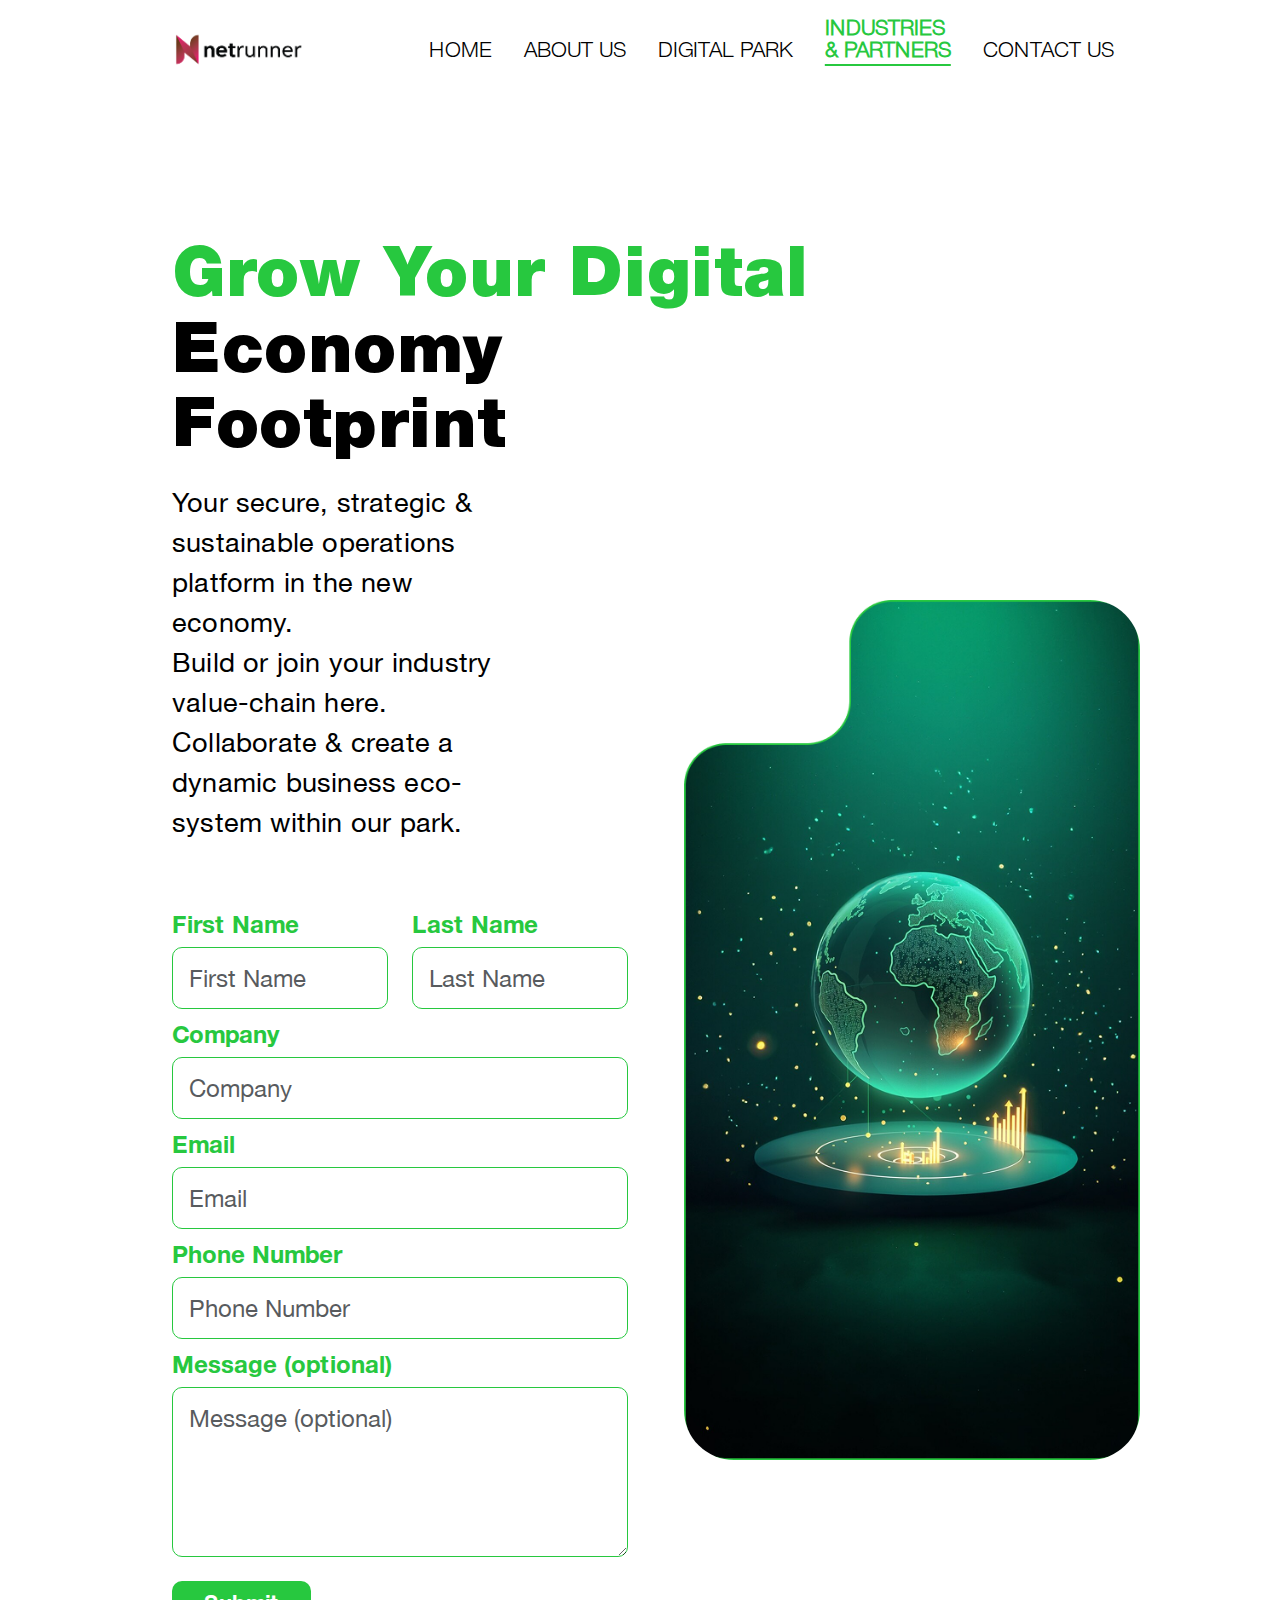
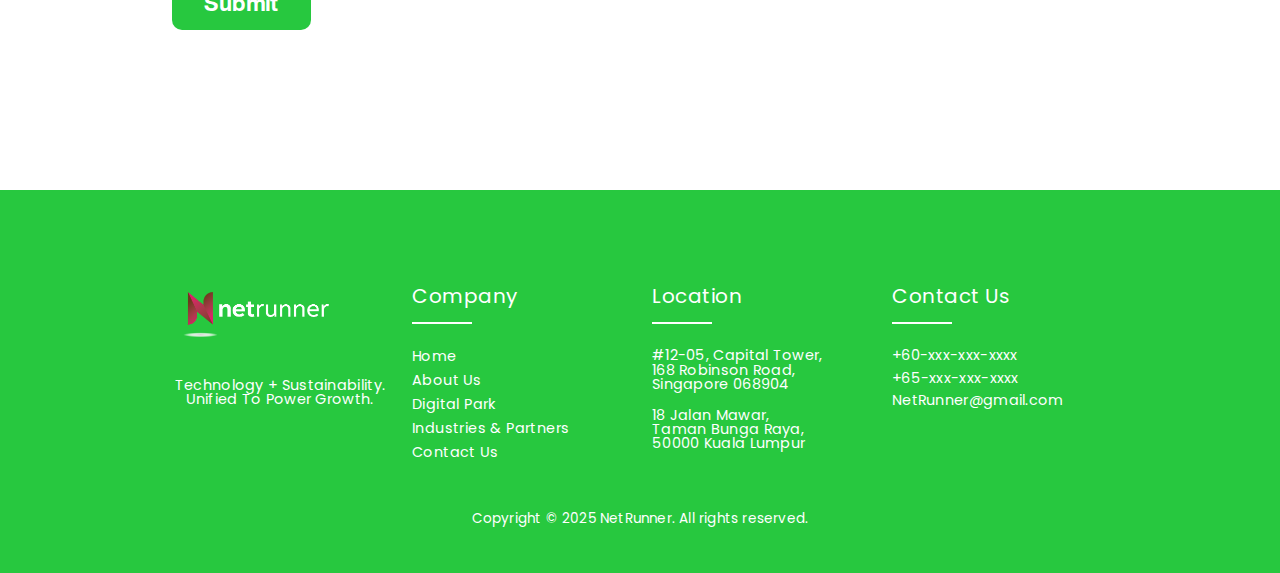
<file: contact/index.html>
<!DOCTYPE html>
<html lang="en">
<head>
    <meta charset="UTF-8">
    <meta name="viewport" content="width=device-width, initial-scale=1">
    <title>NetRunner - Contact Us</title>
    <link href="https://cdn.jsdelivr.net/npm/bootstrap@5.3.3/dist/css/bootstrap.min.css" rel="stylesheet">
    <link rel="stylesheet" href="../css/normalize.css">
    <link rel="stylesheet" href="../css/contactus.css">
    <link href='https://fonts.googleapis.com/css?family=Poppins' rel='stylesheet'>

</head>

<body>
  <header>
    <div class="header-left">
        <img src="../assets/NetRunner-Red.png">           
    </div>
    <nav class="navigation">
      <!-- remove netrunnersb before deploy and just use the foldername -->
        <a href="https://creativeunicorn.com/staging/netrunnersb" class="home">HOME</a>
        <a href="https://creativeunicorn.com/staging/netrunnersbabout" class="aboutus">ABOUT&nbsp;US</a> 
        <a href="https://creativeunicorn.com/staging/netrunnersb/digitalpark" class="digitalpark">DIGITAL&nbsp;PARK</a>
        <a href="https://creativeunicorn.com/staging/netrunnersb/industriesandpartners" class="industriesandpartners active">
          INDUSTRIES<br> &amp;&nbsp;PARTNERS
        </a>
        <a href="https://creativeunicorn.com/staging/netrunnersb/contact" class="contact">CONTACT&nbsp;US</a>
      </nav>

      <div class="menu-toggle">&#9776;</div>
      
  </header>

  <div class="navigation-overlay">
    <!-- Use the same .navigation class for your links -->
    <div class="overlay-close">&times;</div>
    <nav class="navigation">
      <a href="https://creativeunicorn.com/staging/netrunnersb" class="home">HOME</a>
      <a href="https://creativeunicorn.com/staging/netrunnersbabout" class="aboutus">ABOUT&nbsp;US</a> 
      <a href="https://creativeunicorn.com/staging/netrunnersb/digitalpark" class="digitalpark">DIGITAL&nbsp;PARK</a>
      <a href="https://creativeunicorn.com/staging/netrunnersb/industriesandpartners" class="industriesandpartners">
        INDUSTRIES<br> &amp;&nbsp;PARTNERS
      </a>
      <a href="https://creativeunicorn.com/staging/netrunnersb/contact" class="contact">CONTACT&nbsp;US</a>
    </nav>
  </div>

    <section class="contact-section">
        <div class="container">
          <div class="row">
            <!-- Left Column -->
            <div class="col-md-6 d-flex flex-column gap-5">
              <div class="mb-4">
                <h1 class="contact-title">
                  <span class="green">Grow Your Digital</span><br>
                  <span class="black">Economy Footprint</span>
                </h1>
                <p class="contact-subtext mt-3">
                  Your secure, strategic & sustainable operations platform in the new economy. <br>
                  Build or join your industry value-chain here.<br>
                  Collaborate & create a dynamic business eco-system within our park.
                </p>
              </div>
      
              <form>
                <div class="row">
                    <!-- First Name -->
                    <div class="col-md-6 mb-3">
                        <label class="form-label custom-label">First Name</label>
                        <input type="text" class="form-control custom-input custom-input-sm" placeholder="First Name">
                    </div>
                    
                    <!-- Last Name -->  
                    <div class="col-md-6 mb-3">
                        <label class="form-label custom-label">Last Name</label>
                        <input type="text" class="form-control custom-input custom-input-sm" placeholder="Last Name">
                    </div>
                    
                    <div class="col-12 mb-3">
                    <label class="form-label custom-label">Company</label>
                    <input type="text" class="form-control custom-input" placeholder="Company">
                    </div>
                    <div class="col-12 mb-3">
                    <label class="form-label custom-label">Email</label>
                    <input type="email" class="form-control custom-input" placeholder="Email">
                    </div>
                    <div class="col-12 mb-3">
                    <label class="form-label custom-label">Phone Number</label>
                    <input type="text" class="form-control custom-input" placeholder="Phone Number">
                    </div>
                    <div class="col-12 mb-4">
                    <label class="form-label custom-label">Message (optional)</label>
                    <textarea rows="4" class="form-control custom-input" placeholder="Message (optional)"></textarea>
                    </div>
                    <div class="col-12">
                    <button type="submit" class="submit-btn">Submit</button>
                    </div>
                </div>
              </form>
            </div>
      
            <!-- Right Column - Image -->
            <div class="col-md-6 d-flex align-items-start image">
              <img src="../assets/contact/Subtract-P5-P1.png" class="img-fluid contact-image" alt="Contact Image">
            </div>
          </div>
        </div>
      </section>
      
      <footer class="footer text-white py-5">
        <div class="container">
          <div class="row">
            <!-- Logo and Tagline -->
            <div class="col-md-3 text-center text-md-left footer-logo mb-4 mb-md-0">
              <img src="../assets/NetRunner-Red-white-text.png" alt="Netrunner Logo" class="img-fluid mb-3">
              <p>Technology + Sustainability.<br>Unified To Power Growth.</p>
            </div>
      
            <!-- Company Links -->
            <div class="col-md-3 footer-column mb-4 mb-md-0">
              <h3>Company</h3>
              <div class="footer-divider"></div>
              <ul class="list-unstyled">
                <li class="mb-2"><a href="/home">Home</a></li>
                <li class="mb-2"><a href="/aboutus">About Us</a></li>
                <li class="mb-2"><a href="/digitalpark">Digital Park</a></li>
                <li class="mb-2"><a href="/industriesandpartners">Industries & Partners</a></li>
                <li><a href="/contact">Contact Us</a></li>
              </ul>
            </div>
      
            <!-- Location -->
          <div class="col-md-3 footer-column mb-4 mb-md-0">
              <h3>Location</h3>
              <div class="footer-divider"></div>
              <p class="mb-3">
                #12-05, Capital Tower,<br>
                168 Robinson Road,<br>
                Singapore 068904
              </p>
              <p>
                18 Jalan Mawar,<br>
                Taman Bunga Raya,<br>
                50000 Kuala Lumpur
              </p>
            </div>
      
            <!-- Contact -->
            <div class="col-md-3 footer-column">
              <h3>Contact Us</h3>
              <div class="footer-divider"></div>
              <p class="mb-2">+60-xxx-xxx-xxxx</p>
              <p class="mb-2">+65-xxx-xxx-xxxx</p>
              <p>NetRunner@gmail.com</p>
            </div>
          </div>
      
          <!-- Copyright -->
          <div class="footer-bottom text-center mt-5">
            <p class="mb-0">Copyright © 2025 NetRunner. All rights reserved.</p>
          </div>
        </div>
      </footer>  
  
<script>
    document.addEventListener('DOMContentLoaded', function () {
    const burger = document.querySelector('.menu-toggle');
    const overlay = document.querySelector('.navigation-overlay');
    const nav = overlay.querySelector('.navigation');
    const closeBtn = document.querySelector('.overlay-close');

    // Open overlay
    burger.addEventListener('click', () => {
      overlay.classList.toggle('show');
      nav.classList.toggle('slide-in');
    });

    // Close overlay
    closeBtn.addEventListener('click', () => {
      overlay.classList.remove('show');
      nav.classList.remove('slide-in');
    });
  });

  </script>

<script src="https://code.jquery.com/jquery-3.5.1.slim.min.js"></script>
  <script src="https://cdn.jsdelivr.net/npm/bootstrap@4.5.2/dist/js/bootstrap.bundle.min.js"></script>

</body>
</file>
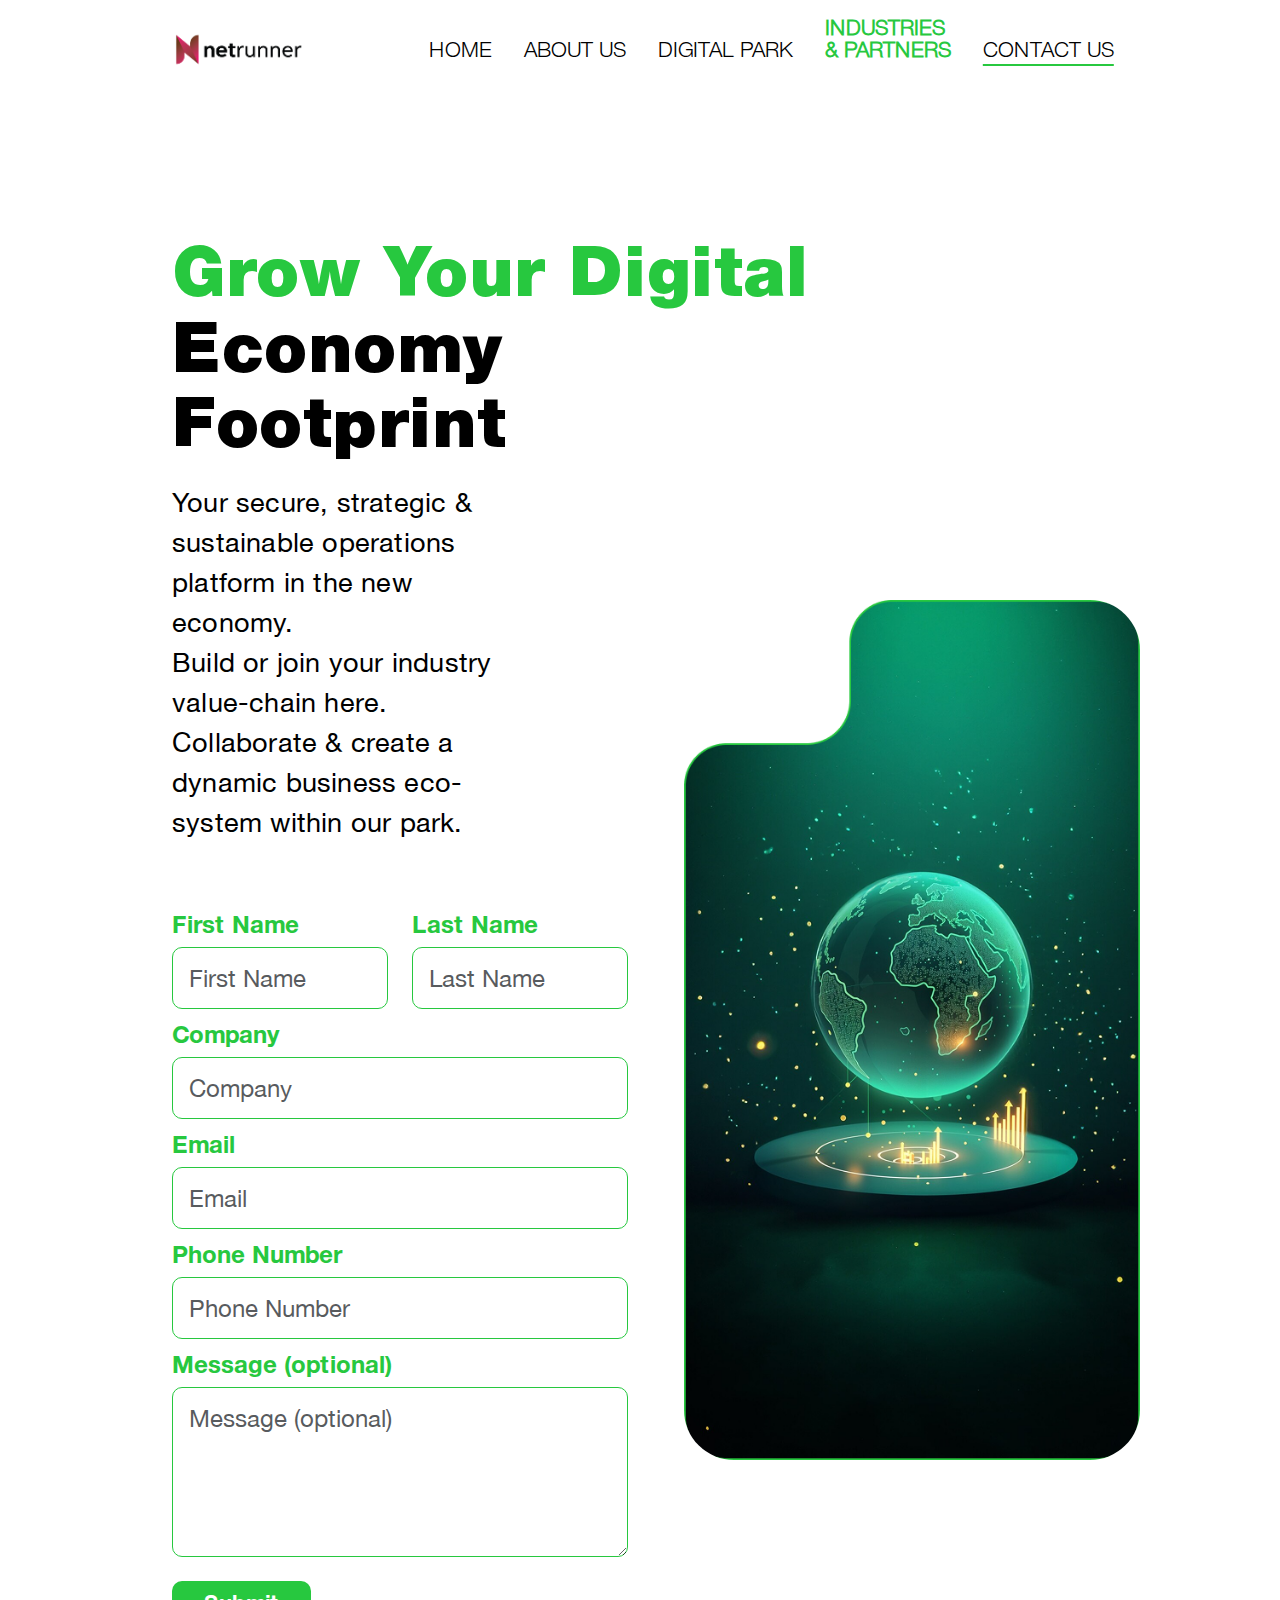
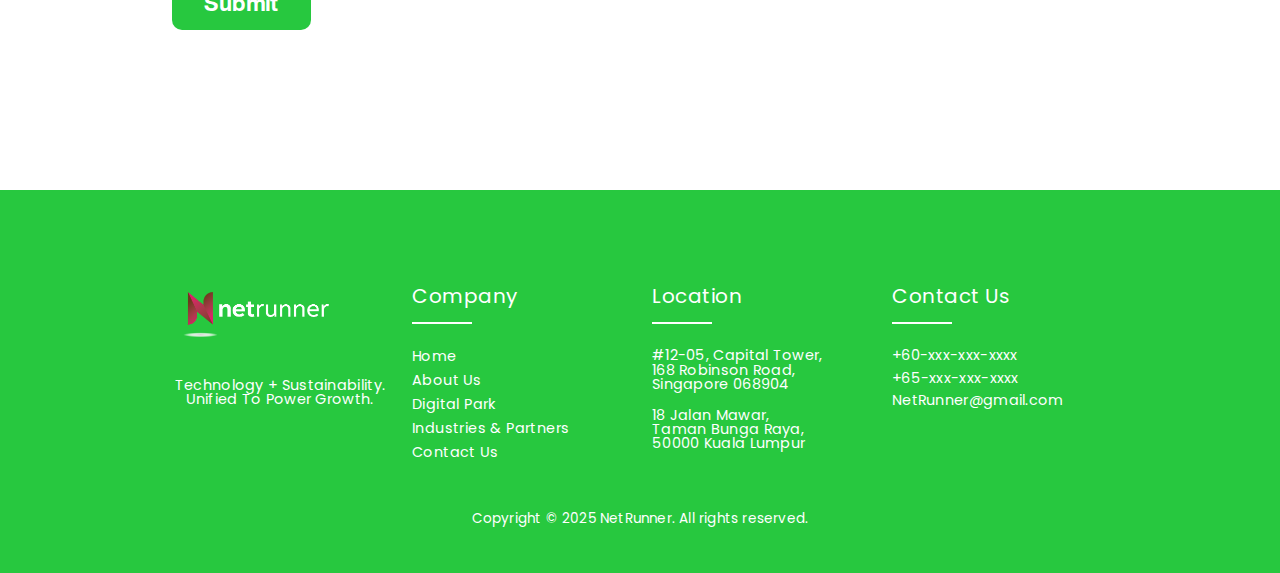
<file: contactus/index.html>
<!DOCTYPE html>
<html lang="en">
<head>
    <meta charset="UTF-8">
    <meta name="viewport" content="width=device-width, initial-scale=1">
    <title>NetRunner - Industries & Partners</title>
    <link href="https://cdn.jsdelivr.net/npm/bootstrap@5.3.3/dist/css/bootstrap.min.css" rel="stylesheet">
    <link rel="stylesheet" href="../css/normalize.css">
    <link rel="stylesheet" href="../css/contactus.css">
    <link href='https://fonts.googleapis.com/css?family=Poppins' rel='stylesheet'>

</head>

<body>
    <header>
        <div class="header-left">
            <img src="../assets/NetRunner-Red.png">           
        </div>
        <nav class="navigation">
          <!-- remove netrunnersb before deploy and just use the foldername -->
            <a href="/home" class="home">HOME</a>
            <a href="/netrunnersb/about" class="aboutus">ABOUT&nbsp;US</a> 
            <a href="/digitalpark" class="digitalpark">DIGITAL&nbsp;PARK</a>
            <a href="/industriesandpartners" class="industriesandpartners">
              INDUSTRIES<br> &amp;&nbsp;PARTNERS
            </a>
            <a href="/contact" class="contact active">CONTACT&nbsp;US</a>
                        
          </nav>

          <div class="menu-toggle">&#9776;</div>
          
    </header>

    <div class="navigation-overlay">
      <!-- Use the same .navigation class for your links -->
      <div class="overlay-close">&times;</div>
      <nav class="navigation">
        <a href="/home" class="home">HOME</a>
        <a href="/netrunnersb/about" class="aboutus">ABOUT&nbsp;US</a> 
        <a href="/digitalpark" class="digitalpark">DIGITAL&nbsp;PARK</a>
        <a href="/industriesandpartners" class="industriesandpartners">
          INDUSTRIES<br> &amp;&nbsp;PARTNERS
        </a>
        <a href="/contact" class="contact">CONTACT&nbsp;US</a>
      </nav>
    </div>

    <section class="contact-section">
        <div class="container">
          <div class="row">
            <!-- Left Column -->
            <div class="col-md-6 d-flex flex-column gap-5">
              <div class="mb-4">
                <h1 class="contact-title">
                  <span class="green">Grow Your Digital</span><br>
                  <span class="black">Economy Footprint</span>
                </h1>
                <p class="contact-subtext mt-3">
                  Your secure, strategic & sustainable operations platform in the new economy. <br>
                  Build or join your industry value-chain here.<br>
                  Collaborate & create a dynamic business eco-system within our park.
                </p>
              </div>
      
              <form>
                <div class="row">
                    <!-- First Name -->
                    <div class="col-md-6 mb-3">
                        <label class="form-label custom-label">First Name</label>
                        <input type="text" class="form-control custom-input custom-input-sm" placeholder="First Name">
                    </div>
                    
                    <!-- Last Name -->  
                    <div class="col-md-6 mb-3">
                        <label class="form-label custom-label">Last Name</label>
                        <input type="text" class="form-control custom-input custom-input-sm" placeholder="Last Name">
                    </div>
                    
                    <div class="col-12 mb-3">
                    <label class="form-label custom-label">Company</label>
                    <input type="text" class="form-control custom-input" placeholder="Company">
                    </div>
                    <div class="col-12 mb-3">
                    <label class="form-label custom-label">Email</label>
                    <input type="email" class="form-control custom-input" placeholder="Email">
                    </div>
                    <div class="col-12 mb-3">
                    <label class="form-label custom-label">Phone Number</label>
                    <input type="text" class="form-control custom-input" placeholder="Phone Number">
                    </div>
                    <div class="col-12 mb-4">
                    <label class="form-label custom-label">Message (optional)</label>
                    <textarea rows="4" class="form-control custom-input" placeholder="Message (optional)"></textarea>
                    </div>
                    <div class="col-12">
                    <button type="submit" class="submit-btn">Submit</button>
                    </div>
                </div>
              </form>
            </div>
      
            <!-- Right Column - Image -->
            <div class="col-md-6 d-flex align-items-start image">
              <img src="../assets/contact/Subtract-P5-P1.png" class="img-fluid contact-image" alt="Contact Image">
            </div>
          </div>
        </div>
      </section>
      
      <footer class="footer text-white py-5">
        <div class="container">
          <div class="row">
            <!-- Logo and Tagline -->
            <div class="col-md-3 text-center text-md-left footer-logo mb-4 mb-md-0">
              <img src="../assets/NetRunner-Red-white-text.png" alt="Netrunner Logo" class="img-fluid mb-3">
              <p>Technology + Sustainability.<br>Unified To Power Growth.</p>
            </div>
      
            <!-- Company Links -->
            <div class="col-md-3 footer-column mb-4 mb-md-0">
              <h3>Company</h3>
              <div class="footer-divider"></div>
              <ul class="list-unstyled">
                <li class="mb-2"><a href="/home">Home</a></li>
                <li class="mb-2"><a href="/aboutus">About Us</a></li>
                <li class="mb-2"><a href="/digitalpark">Digital Park</a></li>
                <li class="mb-2"><a href="/industriesandpartners">Industries & Partners</a></li>
                <li><a href="/contact">Contact Us</a></li>
              </ul>
            </div>
      
            <!-- Location -->
          <div class="col-md-3 footer-column mb-4 mb-md-0">
              <h3>Location</h3>
              <div class="footer-divider"></div>
              <p class="mb-3">
                #12-05, Capital Tower,<br>
                168 Robinson Road,<br>
                Singapore 068904
              </p>
              <p>
                18 Jalan Mawar,<br>
                Taman Bunga Raya,<br>
                50000 Kuala Lumpur
              </p>
            </div>
      
            <!-- Contact -->
            <div class="col-md-3 footer-column">
              <h3>Contact Us</h3>
              <div class="footer-divider"></div>
              <p class="mb-2">+60-xxx-xxx-xxxx</p>
              <p class="mb-2">+65-xxx-xxx-xxxx</p>
              <p>NetRunner@gmail.com</p>
            </div>
          </div>
      
          <!-- Copyright -->
          <div class="footer-bottom text-center mt-5">
            <p class="mb-0">Copyright © 2025 NetRunner. All rights reserved.</p>
          </div>
        </div>
      </footer>  
  
<script>
    document.addEventListener('DOMContentLoaded', function () {
    const burger = document.querySelector('.menu-toggle');
    const overlay = document.querySelector('.navigation-overlay');
    const nav = overlay.querySelector('.navigation');
    const closeBtn = document.querySelector('.overlay-close');

    // Open overlay
    burger.addEventListener('click', () => {
      overlay.classList.toggle('show');
      nav.classList.toggle('slide-in');
    });

    // Close overlay
    closeBtn.addEventListener('click', () => {
      overlay.classList.remove('show');
      nav.classList.remove('slide-in');
    });
  });

  </script>

<script src="https://code.jquery.com/jquery-3.5.1.slim.min.js"></script>
  <script src="https://cdn.jsdelivr.net/npm/bootstrap@4.5.2/dist/js/bootstrap.bundle.min.js"></script>

</body>
</file>
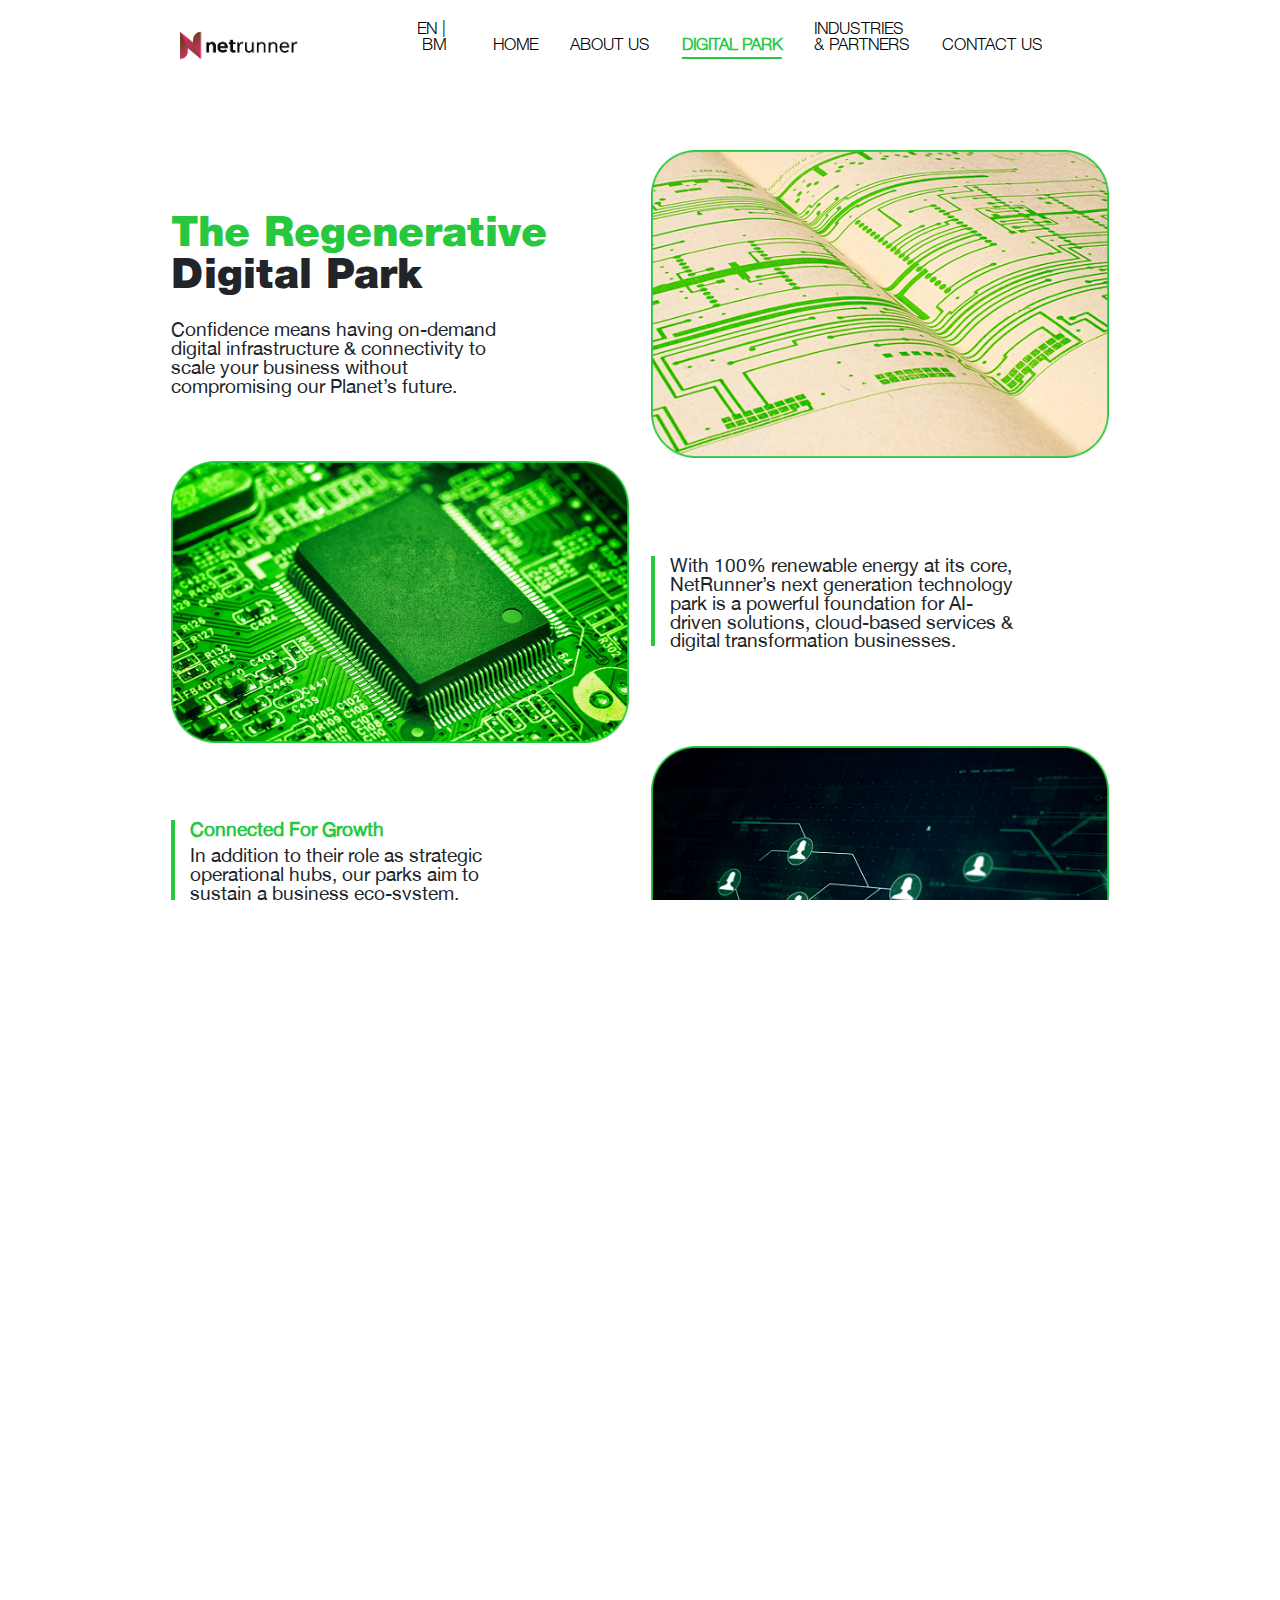
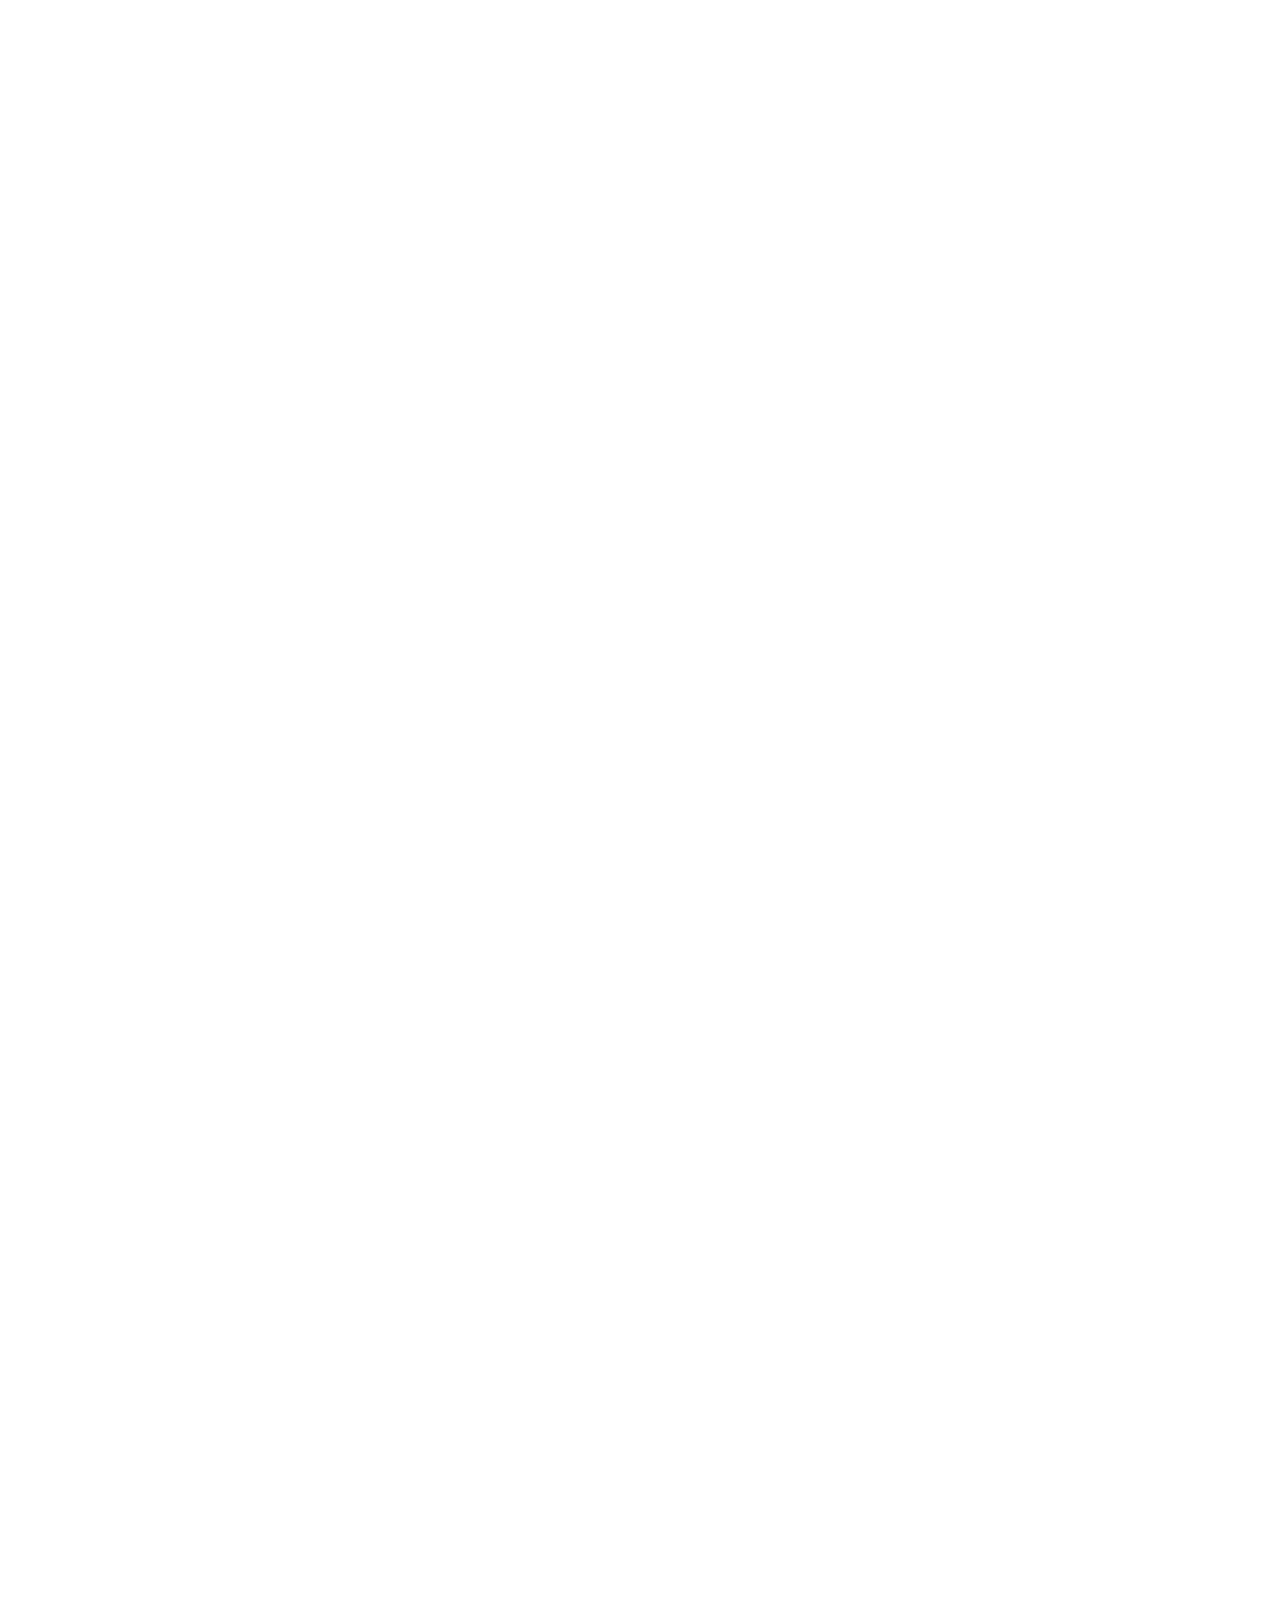
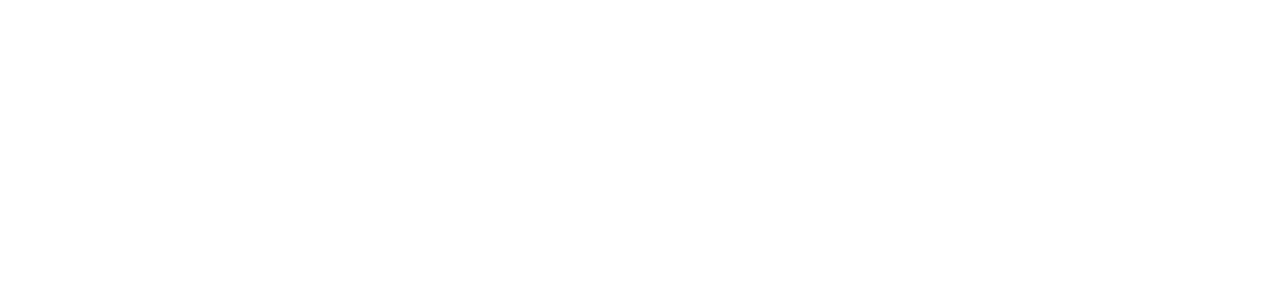
<file: digitalpark/index.html>
<!DOCTYPE html>
<html lang="en">
<head>
    <meta charset="UTF-8">
    <meta name="viewport" content="width=device-width, initial-scale=1">
    <title>NetRunner - Digital Park</title>
    <link href="https://cdn.jsdelivr.net/npm/bootstrap@5.3.3/dist/css/bootstrap.min.css" rel="stylesheet">
    <link rel="stylesheet" href="../css/normalize.css">
    <link rel="stylesheet" href="../css/digitalpark.css">
    <link href='https://fonts.googleapis.com/css?family=Poppins' rel='stylesheet'>

</head>

<body>
    <header>
        <div class="header-left">
            <img src="../assets/NetRunner-Red.png">           
        </div>
        <nav class="navigation">
          <!-- remove netrunnersb before deploy and just use the foldername -->
          <a href="https://creativeunicorn.com/staging/netrunnersb/bm" class="language">EN&nbsp;|&nbsp;BM</a>
            <a href="https://creativeunicorn.com/staging/netrunnersb/" class="home">HOME</a>
            <a href="https://creativeunicorn.com/staging/netrunnersb/about" class="aboutus">ABOUT&nbsp;US</a> 
            <a href="https://creativeunicorn.com/staging/netrunnersb/digitalpark" class="digitalpark active">DIGITAL&nbsp;PARK</a>
            <a href="https://creativeunicorn.com/staging/netrunnersb/industriesandpartners" class="industriesandpartners">
              INDUSTRIES<br> &amp;&nbsp;PARTNERS
            </a>
            <a href="https://creativeunicorn.com/staging/netrunnersb/contact" class="contact">CONTACT&nbsp;US</a>

        </nav>
        <div class="menu-toggle">&#9776;</div>

          
    </header>

    <div class="navigation-overlay">
      <!-- Use the same .navigation class for your links -->
      <div class="overlay-close">&times;</div>
      <nav class="navigation">
        <a href="https://creativeunicorn.com/staging/netrunnersb" class="home">HOME</a>
        <a href="https://creativeunicorn.com/staging/netrunnersbbout" class="aboutus">ABOUT&nbsp;US</a> 
        <a href="https://creativeunicorn.com/staging/netrunnersb/digitalpark" class="digitalpark">DIGITAL&nbsp;PARK</a>
        <a href="https://creativeunicorn.com/staging/netrunnersb/industriesandpartners" class="industriesandpartners">
          INDUSTRIES<br> &amp;&nbsp;PARTNERS
        </a>
        <a href="https://creativeunicorn.com/staging/netrunnersb/contact" class="contact">CONTACT&nbsp;US</a>
      </nav>
    </div>
    <div class="p1">
      <div class="container custom-container p1container">
        <!-- Section 1 -->
        <div class="row align-items-center">
          <div class="col-md-6">
            <h1 class="title fw-bold">The Regenerative<br><span class="text-dark">Digital Park</span></h1>
            <p class="mt-4">Confidence means having on-demand digital infrastructure & connectivity to scale your business without compromising our Planet’s future.</p>
          </div>
          <div class="col-md-6">
            <img src="../assets/digitalpark/Rectangle 206.png" class="rounded-img" alt="Image 1">
          </div>
        </div>
    
        <!-- Section 2 -->
        <div class="row align-items-center">
          <div class="col-md-6">
            <img src="../assets/digitalpark/Rectangle 207.png" class="rounded-img" alt="Image 2">
          </div>
          <div class="col-md-6 d-flex">
            <div class="highlight-bar"></div>
            <p>With 100% renewable energy at its core, NetRunner’s next generation technology park is a powerful foundation for AI-driven solutions, cloud-based services & digital transformation businesses.</p>
          </div>
        </div>
    
        <!-- Section 3 -->
        <div class="row align-items-center">
          <div class="col-md-6 d-flex">
            <div class="highlight-bar"></div>
            <div>
              <p class="green-title">Connected For Growth</p>
              <p>In addition to their role as strategic operational hubs, our parks aim to sustain a business eco-system, attracting tenants that build an integrated industry value-chain within the park itself.</p>
            </div>
          </div>
          <div class="col-md-6">
            <img src="../assets/digitalpark/Rectangle 208.png" class="rounded-img" alt="Image 3">
          </div>
        </div>
    
        <!-- Section 4 -->
        <div class="row align-items-center">
          <div class="col-md-6">
            <img src="../assets/digitalpark/Rectangle 209.png" class="rounded-img" alt="Image 4">
          </div>
          <div class="col-md-6 d-flex">
            <div class="highlight-bar"></div>
            <div>
              <p class="green-title">Talent For Growth</p>
              <p>We believe talent is the lifeblood of a thriving Digital Economy. Our parks are supported by initiatives that provide businesses with a ready talent base, promote collaboration to drive innovation & create a highly-liveable environment for community.</p>
            </div>
          </div>
        </div>
      </div>
    </div>
    
    
    <div class="p2">
      <div class="container custom-container py-5">
        <h1 class="text-white">Park Components</h1>
        
        <!-- Desktop carousel (hidden on smaller screens) -->
        <div class="d-none d-md-block">
          <div id="parkCarousel" class="carousel slide" data-bs-interval="false" data-bs-wrap="false">
            <div class="carousel-inner">
            
              <!-- SLIDE 1: BOTTOM-LEFT -->
              <div class="carousel-item active position-relative">
                <img 
                  src="../assets/digitalpark/Park Component-1.png" 
                  class="carousel-img" 
                  alt="Slide 1"
                />
                <!-- Overlay -->
                <div class="position-absolute w-100 h-100" style="top: 0; left: 0;">
                  <div class="container h-100">
                    <div class="row h-100">
                      <!-- bottom-left text -->
                      <div 
                        class="col-md-5 d-flex align-items-end justify-content-start" 
                        style="padding: 2rem;"
                      >
                        <div class="text-box">
                          <div class="title">Industrial Precinct</div>
                          <div class="desc">
                            A high-performance operational hub hosting green data centres &amp; 
                            digital businesses, supported by their partners.
                          </div>
                        </div>
                      </div>
                      <div class="col-md-7"></div>
                    </div>
                  </div>
                </div>
              </div>
    
              <!-- SLIDE 2: TOP-RIGHT -->
              <div class="carousel-item position-relative">
                <img 
                  src="../assets/digitalpark/Park Component-2.png" 
                  class="carousel-img" 
                  alt="Slide 2"
                />
                <!-- Overlay -->
                <div class="position-absolute w-100 h-100" style="top: 0; left: 0;">
                  <div class="container h-100">
                    <div class="row h-100">
                      <div class="col-md-5"></div>
                      <!-- top-right text -->
                      <div 
                        class="col-md-7 d-flex align-items-start justify-content-end" 
                        style="padding: 2rem;"
                      >
                        <div class="text-box">
                          <div class="title">Commercial Precinct</div>
                          <div class="desc">
                            Office spaces, innovation hubs &amp; co-working environments 
                            for enterprises &amp; start-ups. Amenities for a thriving community.
                          </div>
                        </div>
                      </div>
                    </div>
                  </div>
                </div>
              </div>
    
              <!-- SLIDE 3: BOTTOM-LEFT -->
              <div class="carousel-item position-relative">
                <img 
                  src="../assets/digitalpark/Park Component-3.png" 
                  class="carousel-img" 
                  alt="Slide 3"
                />
                <!-- Overlay -->
                <div class="position-absolute w-100 h-100" style="top: 0; left: 0;">
                  <div class="container h-100">
                    <div class="row h-100">
                      <!-- bottom-left text -->
                      <div 
                        class="col-md-5 d-flex align-items-end justify-content-start" 
                        style="padding: 2rem;"
                      >
                        <div class="text-box">
                          <div class="title">Physical Infrastructure</div>
                          <div class="desc">
                            An integrated smart, liveable city served by seamless connectivity,
                            transportation &amp; sustainably-managed utilities.
                          </div>
                        </div>
                      </div>
                      <div class="col-md-7"></div>
                    </div>
                  </div>
                </div>
              </div>
    
              <!-- SLIDE 4: TOP-RIGHT -->
              <div class="carousel-item position-relative">
                <img 
                  src="../assets/digitalpark/Park Component-4.png" 
                  class="carousel-img" 
                  alt="Slide 4"
                />
                <!-- Overlay -->
                <div class="position-absolute w-100 h-100" style="top: 0; left: 0;">
                  <div class="container h-100">
                    <div class="row h-100">
                      <div class="col-md-5"></div>
                      <!-- top-right text -->
                      <div 
                        class="col-md-7 d-flex align-items-start justify-content-end" 
                        style="padding: 2rem;"
                      >
                        <div class="text-box">
                          <div class="title">Utilities Infrastructure</div>
                          <div class="desc">
                            A high-speed, scalable data &amp; communications backbone 
                            that ensures optimal uptime, efficiency &amp; security.
                          </div>
                        </div>
                      </div>
                    </div>
                  </div>
                </div>
              </div>
    
              <!-- SLIDE 5: BOTTOM-LEFT -->
              <div class="carousel-item position-relative">
                <img 
                  src="../assets/digitalpark/Park Component-5.png" 
                  class="carousel-img" 
                  alt="Slide 5"
                />
                <!-- Overlay -->
                <div class="position-absolute w-100 h-100" style="top: 0; left: 0;">
                  <div class="container h-100">
                    <div class="row h-100">
                      <!-- bottom-left text -->
                      <div 
                        class="col-md-5 d-flex align-items-end justify-content-start" 
                        style="padding-bottom: 2rem;"
                      >
                        <div class="text-box">
                          <div class="title">Renewable Energy</div>
                          <div class="desc">
                            A resilient smart green-energy grid for efficiency 
                            with reduced carbon footprint, powered by hydro, solar &amp; biomass.
                          </div>
                        </div>
                      </div>
                      <div class="col-md-7"></div>
                    </div>
                  </div>
                </div>
              </div>
    
            </div> <!-- .carousel-inner -->
    
            <!-- Carousel Controls -->
            <button 
              class="carousel-control-prev" 
              type="button" 
              data-bs-target="#parkCarousel" 
              data-bs-slide="prev"
            >
              <span class="carousel-control-prev-icon" aria-hidden="true"></span>
            </button>
            <button 
              class="carousel-control-next" 
              type="button" 
              data-bs-target="#parkCarousel" 
              data-bs-slide="next"
            >
              <span class="carousel-control-next-icon" aria-hidden="true"></span>
            </button>
          </div> <!-- #parkCarousel -->
        </div> <!-- .d-none.d-md-block -->

      <div class="d-md-none">
        <div class="mobile-park-list">
          <!-- Slide 1 equivalent -->
          <div class="mobile-park-item">
            <img src="../assets/digitalpark/Park Component-1.png" class="img-fluid" alt="Slide 1">
            <div class="text-box">
              <div class="title">Industrial Precinct</div>
              <div class="desc">
                A high-performance operational hub hosting green data centres & digital businesses, supported by their partners.
              </div>
            </div>
          </div>
          
          <!-- Slide 2 equivalent -->
          <div class="mobile-park-item">
            <img src="../assets/digitalpark/Park Component-2.png" class="img-fluid" alt="Slide 2">
            <div class="text-box">
              <div class="title">Commercial Precinct</div>
              <div class="desc">
                Office spaces, innovation hubs & co-working environments for enterprises & start-ups. Amenities for a thriving community.
              </div>
            </div>
          </div>
          
          <!-- Slide 3 equivalent -->
          <div class="mobile-park-item">
            <img src="../assets/digitalpark/Park Component-3.png" class="img-fluid" alt="Slide 2">
            <div class="text-box">
              <div class="title">Physical Infrastructure</div>
              <div class="desc">
                An integrated smart, liveable city served by seamless connectivity, transportation & sustainably-managed utilities.
              </div>
            </div>
          </div>

          <!-- Slide 4 equivalent -->
          <div class="mobile-park-item">
            <img src="../assets/digitalpark/Park Component-4.png" class="img-fluid" alt="Slide 2">
            <div class="text-box">
              <div class="title">Utilities Infrastructure</div>
              <div class="desc">
                A high-speed, scalable data & communications backbone that ensures optimal uptime, efficiency & security.
              </div>
            </div>
          </div>

          <div class="mobile-park-item">
            <img src="../assets/digitalpark/Park Component-5.png" class="img-fluid" alt="Slide 2">
            <div class="text-box">
              <div class="title">Renewable Energy</div>
              <div class="desc">
                A resilient smart green-energy grid for efficiency with reduced carbon footprint, powered by hydro, solar & biomass.
              </div>
            </div>
          </div>
        </div>
      </div>
      
      <script src="https://cdn.jsdelivr.net/npm/bootstrap@5.3.3/dist/js/bootstrap.bundle.min.js"></script>
      <script>
        const carousel = document.querySelector('#parkCarousel');
        const prevBtn = carousel.querySelector('.carousel-control-prev');
        const nextBtn = carousel.querySelector('.carousel-control-next');
      
        function updateNavVisibility() {
          const items = carousel.querySelectorAll('.carousel-item');
          const activeIndex = [...items].findIndex(item => item.classList.contains('active'));
      
          // Hide left button on first slide
          prevBtn.style.display = activeIndex === 0 ? 'none' : 'flex';
          // Hide right button on last slide
          nextBtn.style.display = activeIndex === items.length - 1 ? 'none' : 'flex';
        }
      
        // Update on slide event
        carousel.addEventListener('slid.bs.carousel', updateNavVisibility);
      
        // Initialize on load
        window.addEventListener('DOMContentLoaded', updateNavVisibility);
      </script>
    </div>
  
  <section class="p5 py-5" style="padding-top: 10rem; padding-bottom: 10rem;">
    <div class="container custom-p5-container">

      <h1>Services</h1>

      <div class="row g-4 justify-content-between">
        
  
        <!-- Card 1 -->
        <div class="col-12 col-md-4">
          <div class="p5-card">
            <img src="../assets/digitalpark//Rectangle 198.png" alt="Card 1" class="p5-card-img">
            <div class="p5-card-content">
              <div class="p5-title">Power Data<br>Capabilities</div>
              <p class="p5-desc">Tier-4 green data centres for business that require high-capacity data storage & processing capabilities.</p>
            </div>
          </div>
        </div>
  
        <!-- Card 2 -->
        <div class="col-12 col-md-4">
          <div class="p5-card">
            <img src="../assets/digitalpark/Rectangle 199.png"" alt="Card 2" class="p5-card-img">
            <div class="p5-card-content">
              <div class="p5-title">Park<br>Management</div>
              <p class="p5-desc">Intelligent facilities & utilities management for optimised operations. <br/>Business support services that facilitate smooth integration of operations & its expansion within the park.</p>
            </div>
          </div>
        </div>
  
        <!-- Card 3 -->
        <div class="col-12 col-md-4">
          <div class="p5-card">
            <img src="../assets/digitalpark/Rectangle 200.png"" alt="Card 3" class="p5-card-img">
            <div class="p5-card-content">
              <div class="p5-title">Talent &amp;<br>Innovation</div>
              <p class="p5-desc">Access a ready pool of talent through partnerships with universities & tech incubators. Accelerate product & technology innovation through industry collaborations.</p>
            </div>
          </div>
        </div>
  
      </div>
    </div>

    <script>
      document.querySelectorAll('.p5-card').forEach(card => {
        card.addEventListener('click', () => {
          card.classList.toggle('show-desc');
        });
      });
    </script>
    
  </section>

  <!-- Footer -->
  <footer class="footer text-white py-5">
    <div class="container">
      <div class="row">
        <!-- Logo & Tagline -->
        <div class="col-md-3 text-center text-md-left footer-logo mb-4 mb-md-0">
          <img src="../assets/NetRunner-Red-white-text.png" alt="Netrunner Logo" class="img-fluid mb-3">
          <p>Technology + Sustainability.<br>Unified To Power Growth.</p>
        </div>
  
        <!-- Company -->
        <div class="col-md-3 footer-column mb-4 mb-md-0">
          <h3>Company</h3>
          <div class="footer-divider"></div>
          <ul class="list-unstyled">
            <li class="mb-2"><a href="/home">Home</a></li>
            <li class="mb-2"><a href="/aboutus">About Us</a></li>
            <li class="mb-2"><a href="/digitalpark">Digital Park</a></li>
            <li class="mb-2"><a href="/industriesandpartners">Industries & Partners</a></li>
            <li><a href="/contact">Contact Us</a></li>
          </ul>
        </div>
  
        <!-- Location -->
        <div class="col-md-3 footer-column mb-4 mb-md-0">
          <h3>Location</h3>
          <div class="footer-divider"></div>
          <p>
            #12-05, Capital Tower,<br>
            168 Robinson Road,<br>
            Singapore 068904
          </p>
          <p>
            18 Jalan Mawar,<br>
            Taman Bunga Raya,<br>
            50000 Kuala Lumpur
          </p>
        </div>
  
        <!-- Contact -->
        <div class="col-md-3 footer-column">
          <h3>Contact Us</h3>
          <div class="footer-divider"></div>
          <p class="mb-2">+60-xxx-xxx-xxxx</p>
          <p class="mb-2">+65-xxx-xxx-xxxx</p>
          <p>NetRunner@gmail.com</p>
        </div>
      </div>
  
      <div class="footer-bottom text-center mt-5">
        <p class="mb-0">Copyright © 2025 NetRunner. All rights reserved.</p>
      </div>
    </div>
  </footer>

  <script>
    document.addEventListener('DOMContentLoaded', function () {
    const burger = document.querySelector('.menu-toggle');
    const overlay = document.querySelector('.navigation-overlay');
    const nav = overlay.querySelector('.navigation');
    const closeBtn = document.querySelector('.overlay-close');

    // Open overlay
    burger.addEventListener('click', () => {
      overlay.classList.toggle('show');
      nav.classList.toggle('slide-in');
    });

    // Close overlay
    closeBtn.addEventListener('click', () => {
      overlay.classList.remove('show');
      nav.classList.remove('slide-in');
    });
  });

  </script>


  <!-- Optional Bootstrap JS and dependencies -->
  <script src="https://code.jquery.com/jquery-3.5.1.slim.min.js"></script>
  <script src="https://cdn.jsdelivr.net/npm/bootstrap@4.5.2/dist/js/bootstrap.bundle.min.js"></script>
</body>
</file>
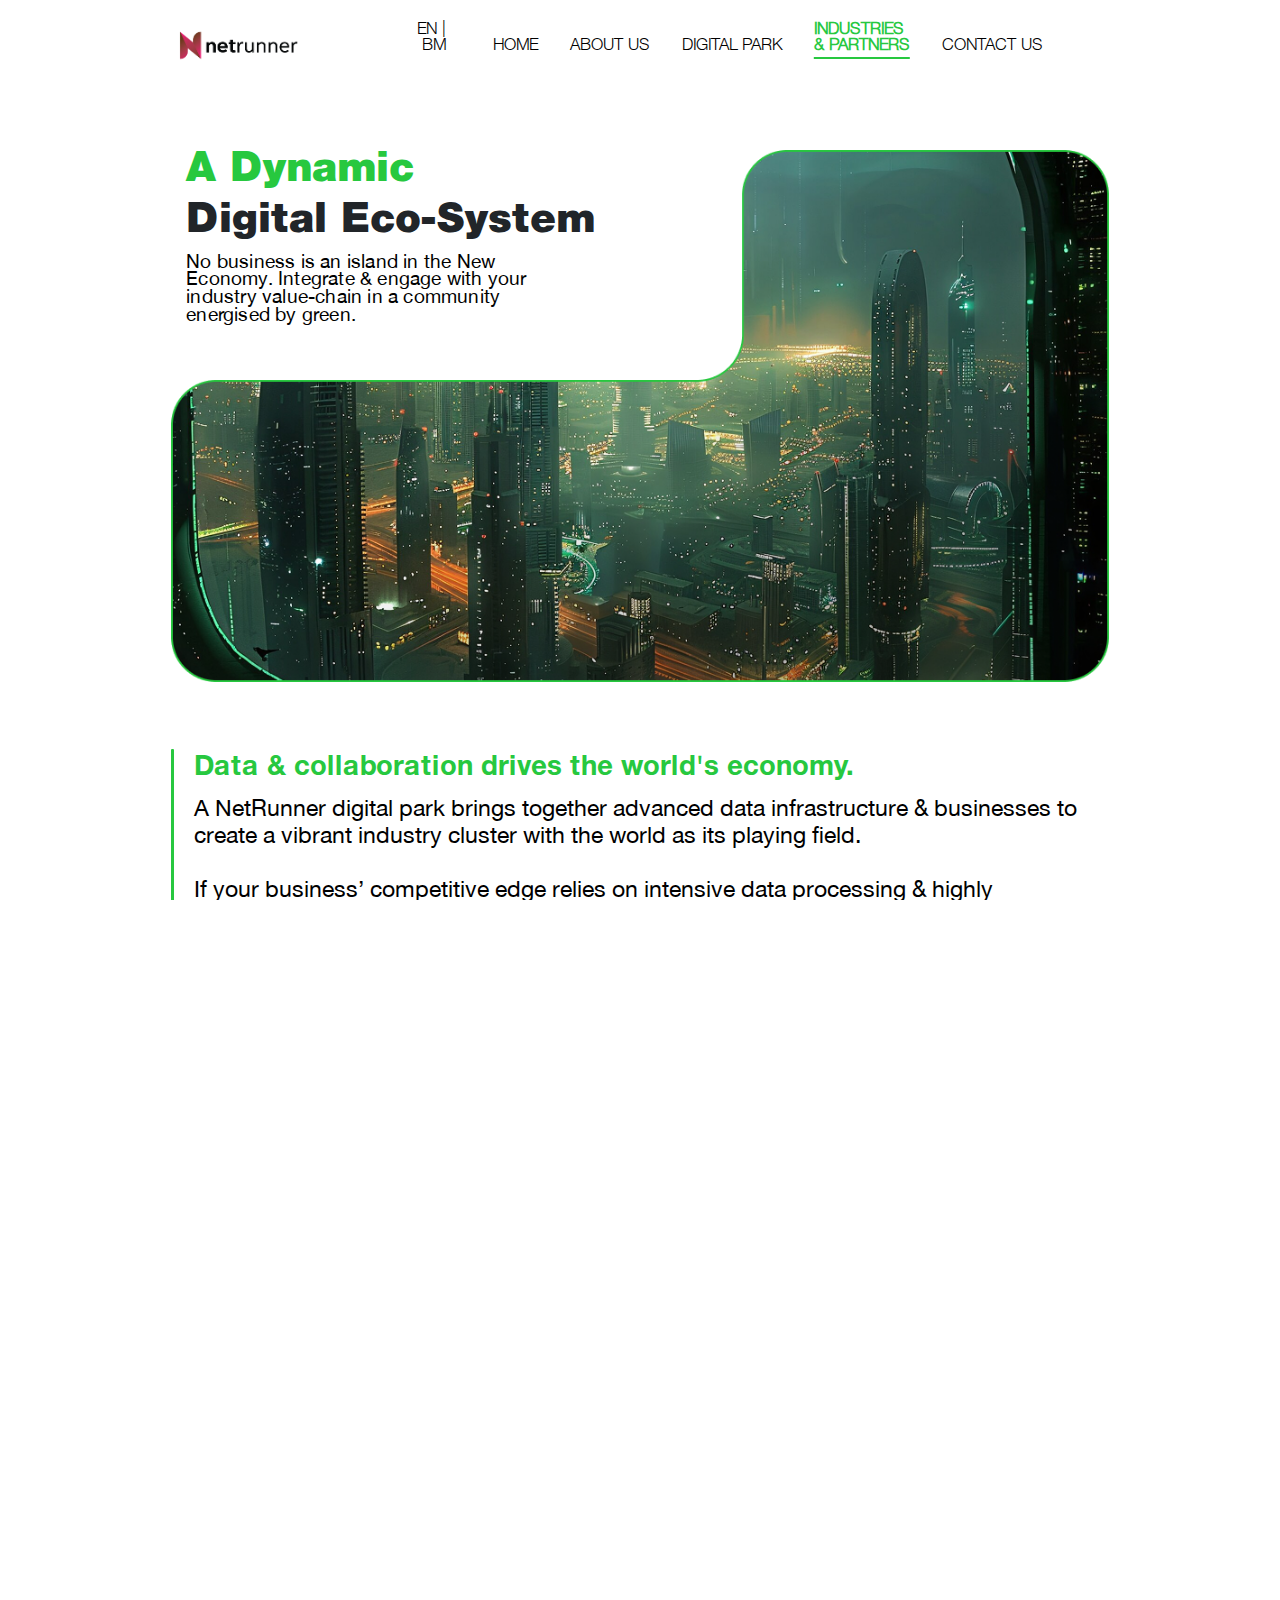
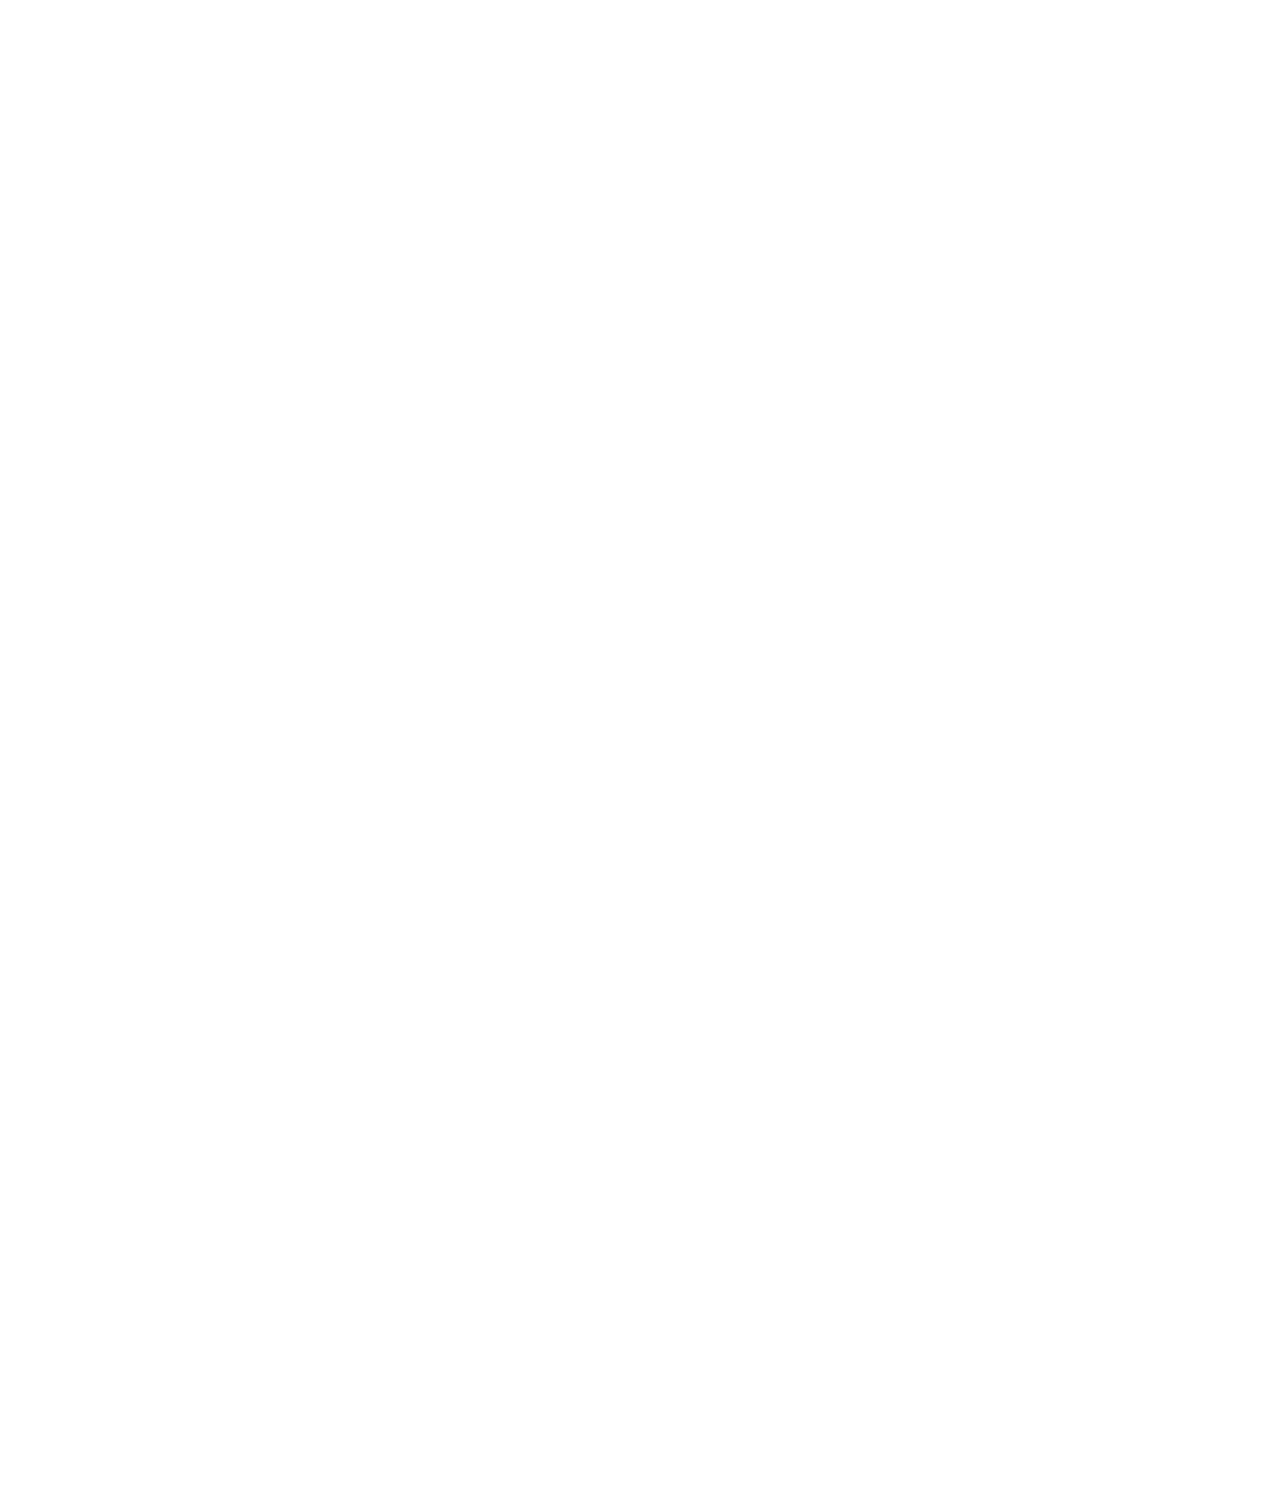
<file: industriesandpartners/index.html>
<!DOCTYPE html>
<html lang="en">
<head>
    <meta charset="UTF-8">
    <meta name="viewport" content="width=device-width, initial-scale=1">
    <title>NetRunner - Industries & Partners</title>
    <link href="https://cdn.jsdelivr.net/npm/bootstrap@5.3.3/dist/css/bootstrap.min.css" rel="stylesheet">
    <link rel="stylesheet" href="../css/normalize.css">
    <link rel="stylesheet" href="../css/industriesandpartners.css">
    <link href='https://fonts.googleapis.com/css?family=Poppins' rel='stylesheet'>

</head>

<body>
    <header>
        <div class="header-left">
            <img src="../assets/NetRunner-Red.png">           
        </div>
        <nav class="navigation">
          <!-- remove netrunnersb before deploy and just use the foldername -->
            <a href="https://creativeunicorn.com/staging/netrunnersb/bm" class="language">EN&nbsp;|&nbsp;BM</a>
            <a href="https://creativeunicorn.com/staging/netrunnersb" class="home">HOME</a>
            <a href="https://creativeunicorn.com/staging/netrunnersb/about" class="aboutus">ABOUT&nbsp;US</a> 
            <a href="https://creativeunicorn.com/staging/netrunnersb/digitalpark" class="digitalpark">DIGITAL&nbsp;PARK</a>
            <a href="https://creativeunicorn.com/staging/netrunnersb/industriesandpartners" class="industriesandpartners active">
              INDUSTRIES<br> &amp;&nbsp;PARTNERS
            </a>
            <a href="https://creativeunicorn.com/staging/netrunnersb/contact" class="contact">CONTACT&nbsp;US</a>
          </nav>

          <div class="menu-toggle">&#9776;</div>
          
    </header>

    <div class="navigation-overlay">
      <!-- Use the same .navigation class for your links -->
      <div class="overlay-close">&times;</div>
      <nav class="navigation">
        <a href="https://creativeunicorn.com/staging/netrunnersb" class="home">HOME</a>
        <a href="https://creativeunicorn.com/staging/netrunnersbabout" class="aboutus">ABOUT&nbsp;US</a> 
        <a href="https://creativeunicorn.com/staging/netrunnersb/digitalpark" class="digitalpark">DIGITAL&nbsp;PARK</a>
        <a href="https://creativeunicorn.com/staging/netrunnersb/industriesandpartners" class="industriesandpartners">
          INDUSTRIES<br> &amp;&nbsp;PARTNERS
        </a>
        <a href="https://creativeunicorn.com/staging/netrunnersb/contact" class="contact">CONTACT&nbsp;US</a>
      </nav>
    </div>

    <!-- p1 Section -->
  <div class="p1 mb-0">
    <div class="p1container container custom-container">
      <div class="row">
        <div class="col-12">
          <div class="image-container mb-0 pb-5">
            <img src="../assets/industriesandpartners/Subtract-P4-P1.png" alt="Feature Image">
            
            <!-- Top-left title + paragraph -->
            <div class="top-left-text">
              <h2>A Dynamic<br><h2 class="text-dark">Digital Eco-System</h2></h2>
              <p>No business is an island in the New Economy. 
                Integrate & engage with your industry value-chain in a community energised by green.</p>
            </div>
            
          </div>
        </div>
      </div>
    </div>
  </div>

  <div class="p2">
    <div class="p2container container custom-container my-4">
      <div class="row">
        <div class="col-md-12 mb-5">
          <div class="green-line-text">
            <div class="title">Data &amp; collaboration drives the world's economy.</div>
            <p class="desc">A NetRunner digital park brings together advanced data infrastructure & businesses to create a vibrant industry
                 cluster with the world as its playing field. 
                 <br>
                 <br>If your business’ competitive edge relies on intensive data processing & highly responsive data access capabilities, 
                NetRunner digital parks offer an ideal operating environment - one powered by 100% renewable energy & supported by comprehensive services.</p>
          </div>
        </div>
      </div>
    </div>
  </div>

  <div class="p3">
    <div class="container custom-container py-5">
      <h1 class="text-white">Target Industries</h1>
  
      <!-- Desktop carousel (hidden on smaller screens) -->
      <div class="d-none d-md-block">
        <div
          id="parkCarousel"
          class="carousel slide"
          data-bs-interval="false"
          data-bs-wrap="false"
        >
          <div class="carousel-inner">
            <!-- Slide 1: Top-right -->
            <div class="carousel-item active position-relative">
              <div class="carousel-slide-wrapper center-lines">
                <img
                  src="../assets/industriesandpartners/Target Industries-1.png"
                  class="carousel-img"
                  alt="Slide 1"
                />
              </div>
  
              <!-- Overlay -->
              <div
                class="position-absolute w-100 h-100"
                style="top: 0; left: 0;"
              >
                <div class="container h-100">
                  <div class="row h-100">
                    <!-- Empty space first to push text to right -->
                    <div class="col-md-5"></div>
                    <div
                      class="col-md-6 d-flex align-items-start justify-content-end"
                      style="padding: 1rem;"
                    >
                      <div class="text-box">
                        <div class="title">Data Centers</div>
                        <div class="desc">
                          Reliable green energy supply &amp; a robust network
                          infrastructure, so you can scale your operations &amp;
                          maintain optimal uptime with confidence.
                        </div>
                      </div>
                    </div>
                  </div>
                </div>
              </div>
            </div>
  
            <!-- Slide 2: Bottom-left -->
            <div class="carousel-item position-relative">
              <div class="carousel-slide-wrapper center-lines">
                <img
                  src="../assets/industriesandpartners/Target Industries-2.png"
                  class="carousel-img"
                  alt="Slide 2"
                />
              </div>
  
              <!-- Overlay -->
              <div
                class="position-absolute w-100 h-100"
                style="top: 0; left: 0;"
              >
                <div class="container h-100">
                  <div class="row h-100">
                    <!-- Text first to anchor left -->
                    <div
                      class="col-md-4 d-flex align-items-end justify-content-start"
                      style="padding-bottom: 1.5rem; padding-left: 2rem;"
                    >
                      <div class="text-box">
                        <div class="title">Semiconductor Industry</div>
                        <div class="desc">
                          Abundant space, advanced data network, a secure energy
                          supply, smart cooling systems &amp; proximity to digital
                          industry clusters make it an ideal operating
                          environment for production &amp; research facilities.
                        </div>
                      </div>
                    </div>
                    <div class="col-md-8"></div>
                  </div>
                </div>
              </div>
            </div>
  
            <!-- Slide 3: Top-right -->
            <div class="carousel-item position-relative">
              <div class="carousel-slide-wrapper center-lines">
                <img
                  src="../assets/industriesandpartners/Target Industries-3.png"
                  class="carousel-img"
                  alt="Slide 3"
                />
              </div>
  
              <!-- Overlay -->
              <div
                class="position-absolute w-100 h-100"
                style="top: 0; left: 0;"
              >
                <div class="container h-100">
                  <div class="row h-100">
                    <div class="col-md-5"></div>
                    <div
                      class="col-md-6 d-flex align-items-start justify-content-end"
                      style="padding: 1rem;"
                    >
                      <div class="text-box">
                        <div class="title">AI &amp; Big Data</div>
                        <div class="desc">
                          A secure &amp; scalable data infrastructure that delivers
                          the high-speed connectivity &amp; low-latency you need
                          to power AI-driven applications, Big Data analytics &amp;
                          machine-learning solutions.
                        </div>
                      </div>
                    </div>
                  </div>
                </div>
              </div>
            </div>
  
            <!-- Slide 4: Bottom-left -->
            <div class="carousel-item position-relative">
              <div class="carousel-slide-wrapper center-lines">
                <img
                  src="../assets/industriesandpartners/Target Industries-4.png"
                  class="carousel-img"
                  alt="Slide 4"
                />
              </div>
  
              <!-- Overlay -->
              <div
                class="position-absolute w-100 h-100"
                style="top: 0; left: 0;"
              >
                <div class="container h-100">
                  <div class="row h-100">
                    <div
                      class="col-md-4 d-flex align-items-end justify-content-start"
                      style="padding-bottom: 1.5rem; padding-left: 2rem;"
                    >
                      <div class="text-box">
                        <div class="title">Disaster Recovery</div>
                        <div class="desc">
                          Ensure business continuity &amp; minimise disruptions
                          with secure infrastructure for high-speed data
                          storage, seamless connectivity &amp; reliable energy
                          supply.
                        </div>
                      </div>
                    </div>
                    <div class="col-md-8"></div>
                  </div>
                </div>
              </div>
            </div>
  
            <!-- Slide 5: Top-right -->
            <div class="carousel-item position-relative">
              <div class="carousel-slide-wrapper center-lines">
                <img
                  src="../assets/industriesandpartners/Target Industries-5.png"
                  class="carousel-img"
                  alt="Slide 5"
                />
              </div>
  
              <!-- Overlay -->
              <div
                class="position-absolute w-100 h-100"
                style="top: 0; left: 0;"
              >
                <div class="container h-100">
                  <div class="row h-100">
                    <div class="col-md-5"></div>
                    <div
                      class="col-md-7 d-flex align-items-start justify-content-end"
                      style="padding-top: 1rem;"
                    >
                      <div class="text-box">
                        <div class="title">Managed IT services</div>
                        <div class="desc">
                          Deliver 24/7 support &amp; stay responsive with a
                          secure &amp; robust data infrastructure that enables you
                          to keep up with your client’s growth &amp; demands.
                        </div>
                      </div>
                    </div>
                  </div>
                </div>
              </div>
            </div>
  
            <!-- Slide 6: Bottom-left -->
            <div class="carousel-item position-relative">
              <div class="carousel-slide-wrapper center-lines">
                <img
                  src="../assets/industriesandpartners/Target Industries-6.png"
                  class="carousel-img"
                  alt="Slide 6"
                />
              </div>
  
              <!-- Overlay -->
              <div
                class="position-absolute w-100 h-100"
                style="top: 0; left: 0;"
              >
                <div class="container h-100">
                  <div class="row h-100">
                    <div
                      class="col-md-4 d-flex align-items-end justify-content-start"
                      style="padding-bottom: 1.5rem; padding-left: 2rem;"
                    >
                      <div class="text-box">
                        <div class="title">Edge Computing</div>
                        <div class="desc">
                          With proximity to advanced data centres, deliver
                          solutions efficiently with the advantage of
                          data-processing close-to-source, low latency &amp; fast
                          response times within a highly-secure network.
                          Collaborate with network providers, manufacturers &amp;
                          system integrators operating in our park eco-system.
                        </div>
                      </div>
                    </div>
                    <div class="col-md-8"></div>
                  </div>
                </div>
              </div>
            </div>
  
            <!-- Slide 7: Top-right -->
            <div class="carousel-item position-relative">
              <div class="carousel-slide-wrapper center-lines">
                <img
                  src="../assets/industriesandpartners/Target Industries-7.png"
                  class="carousel-img"
                  alt="Slide 7"
                />
              </div>
  
              <!-- Overlay -->
              <div
                class="position-absolute w-100 h-100"
                style="top: 0; left: 0;"
              >
                <div class="container h-100">
                  <div class="row h-100">
                    <div class="col-md-4"></div>
                    <div
                      class="col-md-8 d-flex align-items-start justify-content-end"
                      style="padding: 2rem;"
                    >
                      <div class="text-box">
                        <div class="title">Blockchain &amp; Fintech</div>
                        <div class="desc">
                          Enable seamless, real-time, cross-border &amp;
                          cross-intermediary transactions from a secure hub with
                          powerful data storage &amp; processing capabilities.
                        </div>
                      </div>
                    </div>
                  </div>
                </div>
              </div>
            </div>
          </div> <!-- .carousel-inner -->
  
          <!-- Carousel Controls -->
          <button
            class="carousel-control-prev"
            type="button"
            data-bs-target="#parkCarousel"
            data-bs-slide="prev"
          >
            <span class="carousel-control-prev-icon" aria-hidden="true"></span>
          </button>
          <button
            class="carousel-control-next"
            type="button"
            data-bs-target="#parkCarousel"
            data-bs-slide="next"
          >
            <span class="carousel-control-next-icon" aria-hidden="true"></span>
          </button>
        </div> <!-- #parkCarousel -->
      </div> <!-- .d-none.d-md-block -->

    <div class="d-md-none">
      <div class="mobile-park-list">
        <!-- Slide 1 equivalent -->
        <div class="mobile-park-item">
          <img src="../assets/industriesandpartners/Target Industries-1.png" class="img-fluid" alt="Slide 1">
          <div class="text-box">
            <div class="title">Data Centers</div>
            <div class="desc">
              Reliable green energy supply & a robust network infrastructure, so you can scale your operations & maintain optimal uptime with confidence.
            </div>
          </div>
        </div>

        <div class="mobile-park-item">
          <img src="../assets/industriesandpartners/Target Industries-2.png" class="img-fluid" alt="Slide 1">
          <div class="text-box">
            <div class="title">Semiconductor Industry</div>
            <div class="desc">
              Abundant space, advanced data network, a secure energy supply, smart cooling systems & proximity to digital industry clusters make it an ideal operating environment for production & research facilities.
            </div>
          </div>
        </div>

        <div class="mobile-park-item">
          <img src="../assets/industriesandpartners/Target Industries-3.png" class="img-fluid" alt="Slide 1">
          <div class="text-box">
            <div class="title">AI &amp; Big Data</div>
            <div class="desc">
              A secure & scalable data infrastructure that delivers the high-speed connectivity & low-latency you need to power AI-driven applications, Big Data analytics & machine-learning solutions.
            </div>
          </div>
        </div>

        <div class="mobile-park-item">
          <img src="../assets/industriesandpartners/Target Industries-4.png" class="img-fluid" alt="Slide 1">
          <div class="text-box">
            <div class="title">Disaster Recovery</div>
            <div class="desc">
              Ensure business continuity & minimise disruptions with secure infrastructure for high-speed data storage, seamless connectivity & reliable energy supply. 
            </div>
          </div>
        </div>
        

        <div class="mobile-park-item">
          <img src="../assets/industriesandpartners/Target Industries-5.png" class="img-fluid" alt="Slide 1">
          <div class="text-box">
            <div class="title">Managed IT services</div>
            <div class="desc">
              Deliver 24/7 support & stay responsive with a secure & robust data infrastructure that enables you to keep up with your client’s growth & demands.              
            </div>
          </div>
        </div>

        <div class="mobile-park-item  edge-computing-card">
          <img src="../assets/industriesandpartners/Target Industries-6.png" class="img-fluid" alt="Slide 1">
          <div class="text-box">
            <div class="title">Edge Computing</div>
            <div class="desc">
              With proximity to advanced data centres, deliver solutions efficiently with the advantage of data-processing close-to-source, 
              low latency & fast response times within a highly-secure network. 
              Collaborate with network providers, manufacturers & system integrators operating in our park eco-system.                
            </div>
          </div>
        </div>

        <div class="mobile-park-item">
          <img src="../assets/industriesandpartners/Target Industries-7.png" class="img-fluid" alt="Slide 1">
          <div class="text-box">
            <div class="title">Blockchain &amp; Fintech</div>
            <div class="desc">
              Enable seamless, real-time, cross-border & cross-intermediary transactions from a secure hub with powerful data storage & processing capabilities.                
            </div>
          </div>
        </div>

      </div>
    </div>
    
    <script src="https://cdn.jsdelivr.net/npm/bootstrap@5.3.3/dist/js/bootstrap.bundle.min.js"></script>
    <script>
      const carousel = document.querySelector('#parkCarousel');
      const prevBtn = carousel.querySelector('.carousel-control-prev');
      const nextBtn = carousel.querySelector('.carousel-control-next');
    
      function updateNavVisibility() {
        const items = carousel.querySelectorAll('.carousel-item');
        const activeIndex = [...items].findIndex(item => item.classList.contains('active'));
    
        // Hide left button on first slide
        prevBtn.style.display = activeIndex === 0 ? 'none' : 'flex';
        // Hide right button on last slide
        nextBtn.style.display = activeIndex === items.length - 1 ? 'none' : 'flex';
      }
    
      // Update on slide event
      carousel.addEventListener('slid.bs.carousel', updateNavVisibility);
    
      // Initialize on load
      window.addEventListener('DOMContentLoaded', updateNavVisibility);
    </script>
  </div>

  <section class="tenant-benefits py-5">
    <div class="custom-container">
      <h2 class="section-title">Tenant Benefits</h2>
  
      <div class="row g-4 justify-content-center">
        <!-- Card 1 -->
        <div class="col-12 col-sm-6 col-lg-3">
          <div class="benefit-card text-center">
            <img src="../assets/industriesandpartners/Investor friendly.png" alt="Icon 1" class="benefit-icon mb-3">
            <p class="benefit-desc">Investor-friendly business eco-system & generous incentives.</p>
          </div>
        </div>
  
        <!-- Card 2 -->
        <div class="col-12 col-sm-6 col-lg-3">
          <div class="benefit-card text-center">
            <img src="../assets/industriesandpartners/Security Configuration.png" alt="Icon 2" class="benefit-icon mb-3">
            <p class="benefit-desc">Security & compliance with industry-leading standards for cybersecurity, data protection & privacy.</p>
          </div>
        </div>
  
        <!-- Card 3 -->
        <div class="col-12 col-sm-6 col-lg-3">
          <div class="benefit-card text-center">
            <img src="../assets/industriesandpartners/Stategic Location(1).png" alt="Icon 3" class="benefit-icon mb-3">
            <p class="benefit-desc">Strategic location with an abundance of space for expansion & renewable energy.</p>
          </div>
        </div>
  
        <!-- Card 4 -->
        <div class="col-12 col-sm-6 col-lg-3">
          <div class="benefit-card text-center">
            <img src="../assets/industriesandpartners/Comprehensive park managment.png" alt="Icon 4" class="benefit-icon mb-3">
            <p class="benefit-desc">Comprehensive park management services for your peace-of-mind & convenience</p>
          </div>
        </div>
      </div>
    </div>
  </section>
  
  <footer class="footer text-white py-5">
    <div class="container">
      <div class="row">
        <!-- Logo and Tagline -->
        <div class="col-md-3 text-center text-md-left footer-logo mb-4 mb-md-0">
          <img src="../assets/NetRunner-Red-white-text.png" alt="Netrunner Logo" class="img-fluid mb-3">
          <p>Technology + Sustainability.<br>Unified To Power Growth.</p>
        </div>
  
        <!-- Company Links -->
        <div class="col-md-3 footer-column mb-4 mb-md-0">
          <h3>Company</h3>
          <div class="footer-divider"></div>
          <ul class="list-unstyled">
            <li class="mb-2"><a href="/home">Home</a></li>
            <li class="mb-2"><a href="/aboutus">About Us</a></li>
            <li class="mb-2"><a href="/digitalpark">Digital Park</a></li>
            <li class="mb-2"><a href="/industriesandpartners">Industries & Partners</a></li>
            <li><a href="/contact">Contact Us</a></li>
          </ul>
        </div>
  
        <!-- Location -->
      <div class="col-md-3 footer-column mb-4 mb-md-0">
          <h3>Location</h3>
          <div class="footer-divider"></div>
          <p class="mb-3">
            #12-05, Capital Tower,<br>
            168 Robinson Road,<br>
            Singapore 068904
          </p>
          <p>
            18 Jalan Mawar,<br>
            Taman Bunga Raya,<br>
            50000 Kuala Lumpur
          </p>
        </div>
  
        <!-- Contact -->
        <div class="col-md-3 footer-column">
          <h3>Contact Us</h3>
          <div class="footer-divider"></div>
          <p class="mb-2">+60-xxx-xxx-xxxx</p>
          <p class="mb-2">+65-xxx-xxx-xxxx</p>
          <p>NetRunner@gmail.com</p>
        </div>
      </div>
  
      <!-- Copyright -->
      <div class="footer-bottom text-center mt-5">
        <p class="mb-0">Copyright © 2025 NetRunner. All rights reserved.</p>
      </div>
    </div>
  </footer>  

  <script>
    document.addEventListener('DOMContentLoaded', function () {
    const burger = document.querySelector('.menu-toggle');
    const overlay = document.querySelector('.navigation-overlay');
    const nav = overlay.querySelector('.navigation');
    const closeBtn = document.querySelector('.overlay-close');

    // Open overlay
    burger.addEventListener('click', () => {
      overlay.classList.toggle('show');
      nav.classList.toggle('slide-in');
    });

    // Close overlay
    closeBtn.addEventListener('click', () => {
      overlay.classList.remove('show');
      nav.classList.remove('slide-in');
    });
  });

  </script>

<script src="https://code.jquery.com/jquery-3.5.1.slim.min.js"></script>
  <script src="https://cdn.jsdelivr.net/npm/bootstrap@4.5.2/dist/js/bootstrap.bundle.min.js"></script>

</body>
</file>
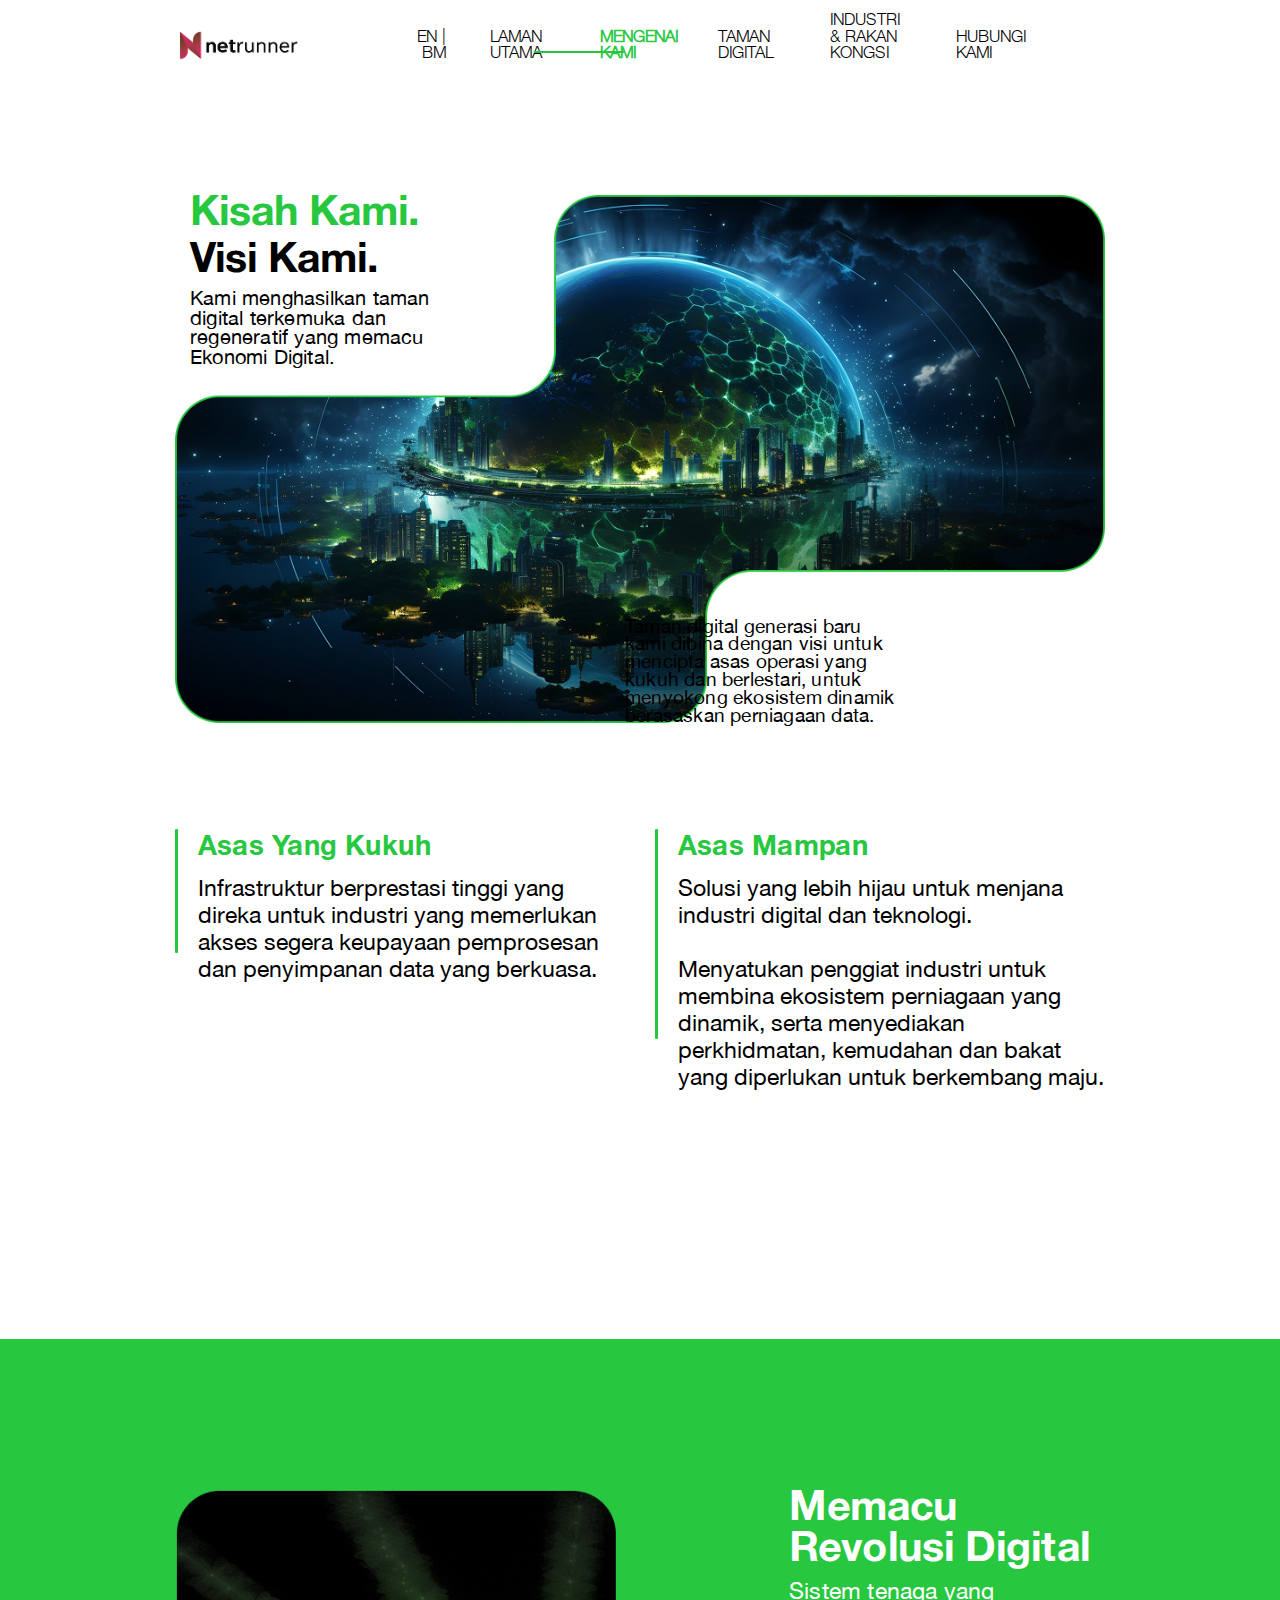
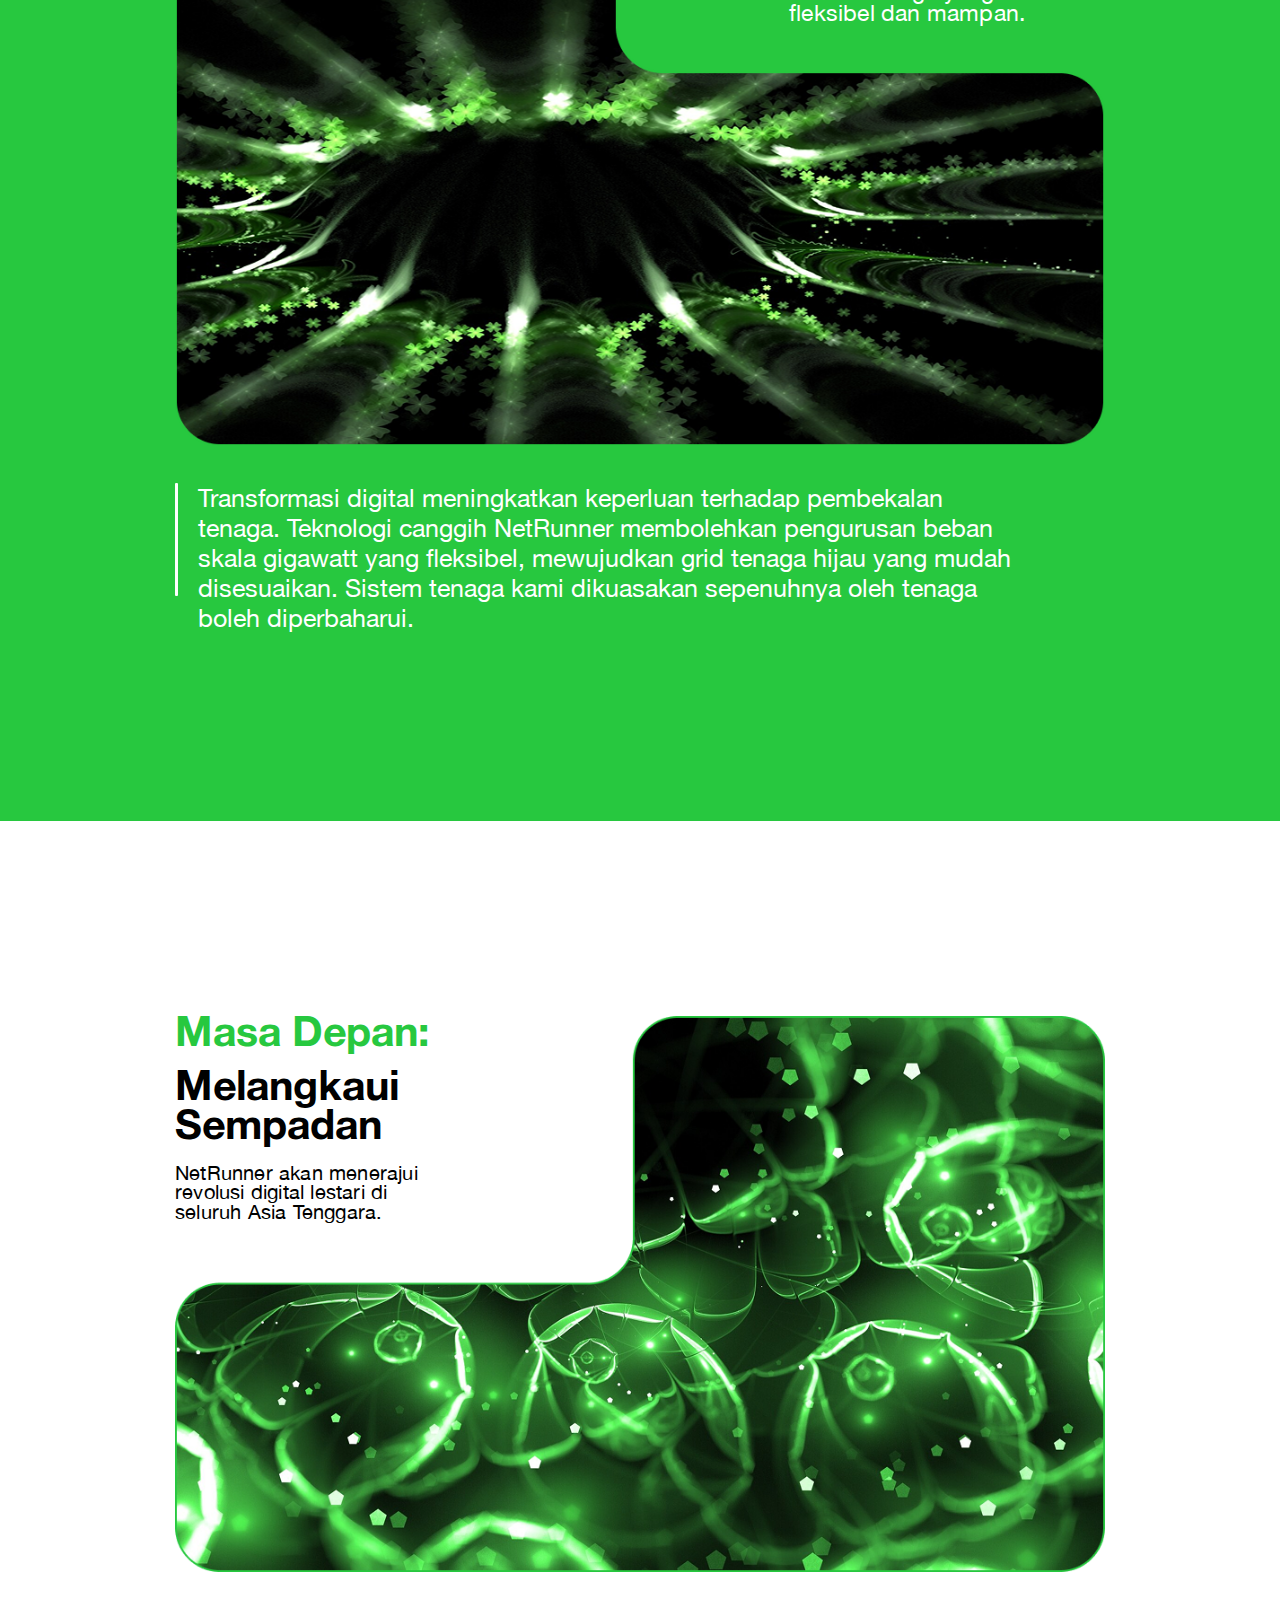
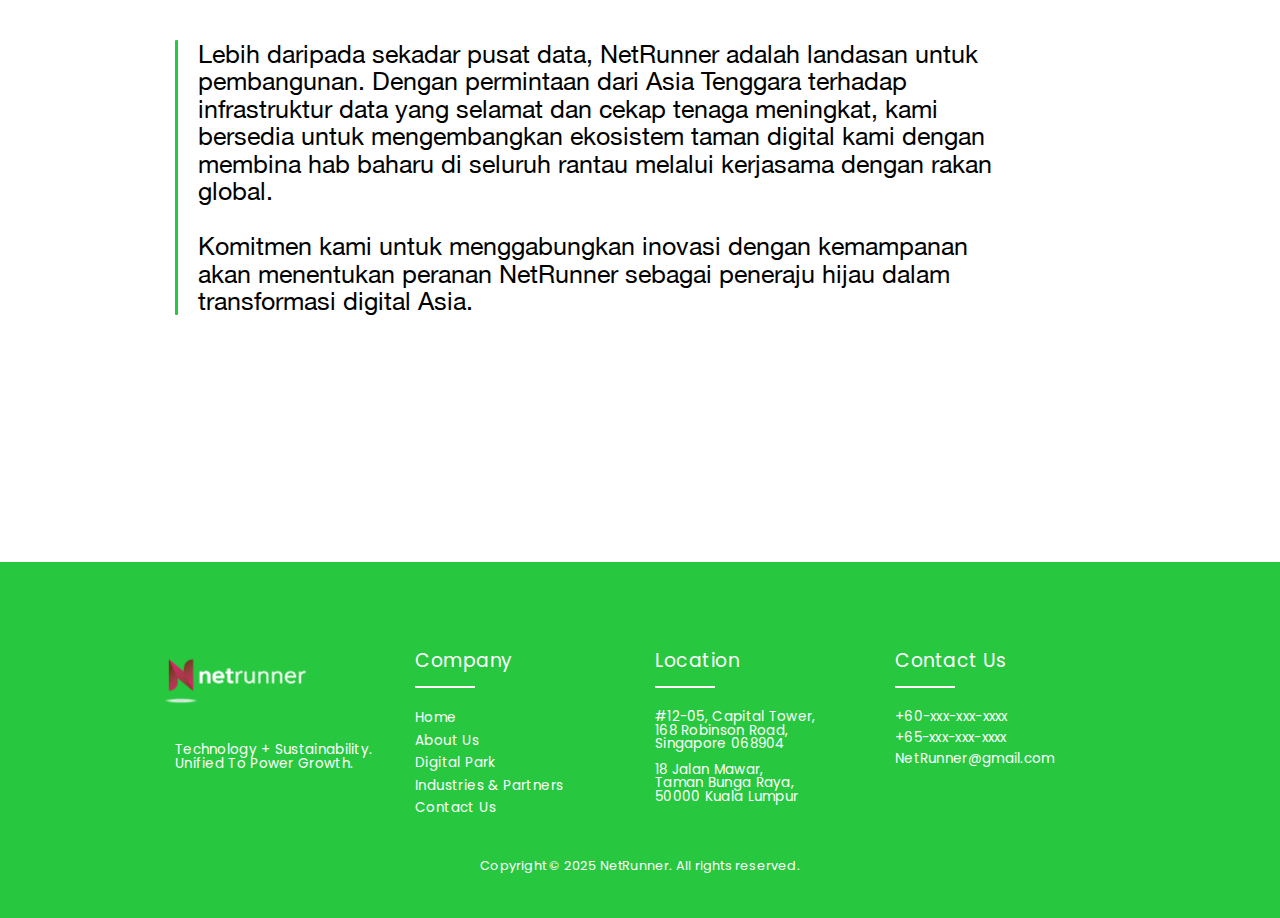
<file: bm/about/index.html>
<!DOCTYPE html>
<html lang="en">
<head>
  <meta charset="UTF-8">
  <meta name="viewport" content="width=device-width, initial-scale=1.0">
  <title>NetRunner - About Us</title>
  <!-- Include Bootstrap CSS -->
  <link rel="stylesheet" href="https://maxcdn.bootstrapcdn.com/bootstrap/4.5.2/css/bootstrap.min.css">
  <link rel="stylesheet" href="../../css/normalize.css">
  <link rel="stylesheet" href="../../css/about3.css">
  <link rel="stylesheet" href="index.css">
  <link href="https://fonts.googleapis.com/css?family=Poppins" rel="stylesheet">

</head>
<body>
  <!-- Header -->
  <header>
    <div class="header-left">
        <img src="../../assets/NetRunner-Red.png">           
    </div>
    <nav class="navigation">
      <!-- remove netrunnersb before deploy and just use the foldername -->
      <a href="https://creativeunicorn.com/staging/netrunnersb/about" class="language">EN&nbsp;|&nbsp;BM</a>
        <a href="https://creativeunicorn.com/staging/netrunnersb/bm" class="home">LAMAN UTAMA</a>
        <a href="https://creativeunicorn.com/staging/netrunnersb/bm/about" class="aboutus">MENGENAI KAMI</a> 
        <a href="https://creativeunicorn.com/staging/netrunnersb/bm/digitalpark" class="digitalpark">TAMAN DIGITAL</a>
        <a href="https://creativeunicorn.com/staging/netrunnersb/bm/industriesandpartners" class="industriesandpartners">
          INDUSTRI <br> &amp;&nbsp;RAKAN KONGSI
        </a>
        <a href="https://creativeunicorn.com/staging/netrunnersb/bm/contact" class="contact">HUBUNGI &nbsp; KAMI</a>

        <!-- The burger icon (shown on mobile) -->
    </nav>
    <div class="menu-toggle">&#9776;</div>
      
  </header>

  <div class="navigation-overlay">
    <!-- Use the same .navigation class for your links -->
    <div class="overlay-close">&times;</div>
    <nav class="navigation">
      <!-- remove netrunnersb before deploy and just use the foldername -->
        <a href="https://creativeunicorn.com/staging/netrunnersb/bm" class="home">LAMAN UTAMA</a>
        <a href="https://creativeunicorn.com/staging/netrunnersb/bm/about" class="aboutus">MENGENAI KAMI</a> 
        <a href="https://creativeunicorn.com/staging/netrunnersb/bm/digitalpark" class="digitalpark">TAMAN DIGITAL</a>
        <a href="https://creativeunicorn.com/staging/netrunnersb/bm/industriesandpartners" class="industriesandpartners">
          INDUSTRI <br> &amp;&nbsp;RAKAN KONGSI
        </a>
        <a href="https://creativeunicorn.com/staging/netrunnersb/bm/contact" class="contact">HUBUNGI &nbsp; KAMI</a>

        <!-- The burger icon (shown on mobile) -->
    </nav>
  </div>


  <!-- p1 Section -->
  <div class="p1">
    <div class="p1container container custom-container my-5">
      <div class="row">
        <div class="col-12">
          <div class="image-container">
            <img src="../../assets/about/Subtract-P1.png" alt="Feature Image">
            
            <!-- Top-left title + paragraph -->
            <div class="top-left-text">
              <h2>Kisah Kami.<br><h2 style="color: black;">Visi Kami.</h2></h2>
              <p>Kami menghasilkan taman digital terkemuka dan regeneratif yang memacu Ekonomi Digital.</p>
            </div>
            
            <!-- Bottom-right paragraph -->
            <div class="bottom-right-text">
              <p>Taman digital generasi baru kami dibina dengan visi untuk mencipta asas operasi yang kukuh dan berlestari, untuk menyokong ekosistem dinamik berasaskan perniagaan data.</p>
            </div>
          </div>
        </div>
      </div>
    </div>
  </div>
  
  <!-- p2 Section -->
  <div class="p2">
    <div class="p2container container custom-container my-4">
      <div class="row">
        <div class="col-md-6 mb-5">
          <div class="green-line-text">
            <div class="title">Asas Yang Kukuh</div>
            <p class="desc">Infrastruktur berprestasi tinggi yang direka untuk industri yang memerlukan akses segera keupayaan pemprosesan dan penyimpanan data yang berkuasa.</p>
          </div>
        </div>
        <div class="col-md-6 mt-5 mt-md-0 mb-5">
          <div class="green-line-text">
            <div class="title">Asas Mampan</div>
            <p class="desc">Solusi yang lebih hijau untuk menjana industri digital dan teknologi.<br><br>Menyatukan penggiat industri untuk membina ekosistem perniagaan yang dinamik, serta menyediakan perkhidmatan, kemudahan dan bakat yang diperlukan untuk berkembang maju.</p>
          </div>
          
        </div>
      </div>
    </div>
  </div>

  <!-- p3 Section -->
  <div class="p3 mb-0">
    <div class="p3container container custom-container">
      <div class="row">
        <div class="col-12">
          <div class="image-container mb-0 pb-5">
            <img src="../../assets/about/Subtract-P2.png" alt="Feature Image">
            
            <!-- Top-left title + paragraph -->
            <div class="top-right-text">
              <h2>Memacu<br>Revolusi Digital</h2></h2>
              <p>Sistem tenaga yang fleksibel dan mampan.</p>
            </div>
            
          </div>
        </div>
      </div>
    </div>
  </div>

  <!-- p4 section -->
  <div class="p4 mt-0">
    <div class="p4container container custom-container py-4">
      <div class="row">
        <div class="col-md-11 mb-5 justify-content-center">
          <div class="green-line-text">
            <p class="desc">Transformasi digital meningkatkan keperluan terhadap pembekalan tenaga. Teknologi canggih NetRunner membolehkan pengurusan beban skala gigawatt yang fleksibel, mewujudkan grid tenaga hijau yang mudah disesuaikan. Sistem tenaga kami dikuasakan sepenuhnya oleh tenaga boleh diperbaharui.</p>
          </div>
        </div>
        
      
      </div>
    </div>
  </div>

  <!-- p5 section -->

  <div class="p5">
    <div class="p5 container custom-container my-5">
      <div class="row">
        <div class="col-12">
          <div class="image-container">
            <img src="../../assets/about/Subtract-P3.png" alt="Feature Image">
            
            <!-- Top-left title + paragraph -->
            <div class="top-left-text">
              <h2>Masa Depan:<br><h2 style="color: black;">Melangkaui<br>Sempadan</h2></h2>
              <p>NetRunner akan menerajui revolusi digital lestari di seluruh Asia Tenggara.</p>
            </div>
          
          </div>
        </div>
      </div>
    </div>
  </div>
  <!-- p6 section -->
  <div class="p6 mt-0">
    <div class="p6container container custom-container py-4">
      <div class="row">
        <div class="col-md-11 mb-5 justify-content-center">
          <div class="green-line-text">
            <p class="desc">
              Lebih daripada sekadar pusat data, NetRunner adalah landasan untuk pembangunan. Dengan permintaan dari Asia Tenggara terhadap infrastruktur data yang selamat dan cekap tenaga meningkat, kami bersedia untuk mengembangkan ekosistem taman digital kami dengan membina hab baharu di seluruh rantau melalui kerjasama dengan rakan global.
              <br/><br/>
              Komitmen kami untuk menggabungkan inovasi dengan kemampanan akan menentukan peranan NetRunner sebagai peneraju hijau dalam transformasi digital Asia.</p>
          </div>
        </div>
        
      
      </div>
    </div>
  </div>
  
  <!-- Footer -->
  <footer class="footer text-white py-5">
    <div class="container">
      <div class="row">
        <!-- Logo & Tagline -->
        <div class="col-md-3 text-center text-md-left footer-logo mb-4 mb-md-0">
          <img src="../../assets/NetRunner-Red-white-text.png" alt="Netrunner Logo" class="img-fluid mb-3">
          <p>Technology + Sustainability.<br>Unified To Power Growth.</p>
        </div>
  
        <!-- Company -->
        <div class="col-md-3 footer-column mb-4 mb-md-0">
          <h3>Company</h3>
          <div class="footer-divider"></div>
          <ul class="list-unstyled">
            <li class="mb-2"><a href="/home">Home</a></li>
            <li class="mb-2"><a href="/aboutus">About Us</a></li>
            <li class="mb-2"><a href="/digitalpark">Digital Park</a></li>
            <li class="mb-2"><a href="/industriesandpartners">Industries & Partners</a></li>
            <li><a href="/contact">Contact Us</a></li>
          </ul>
        </div>
  
        <!-- Location -->
        <div class="col-md-3 footer-column mb-4 mb-md-0">
          <h3>Location</h3>
          <div class="footer-divider"></div>
          <p>
            #12-05, Capital Tower,<br>
            168 Robinson Road,<br>
            Singapore 068904
          </p>
          <p>
            18 Jalan Mawar,<br>
            Taman Bunga Raya,<br>
            50000 Kuala Lumpur
          </p>
        </div>
  
        <!-- Contact -->
        <div class="col-md-3 footer-column">
          <h3>Contact Us</h3>
          <div class="footer-divider"></div>
          <p class="mb-2">+60-xxx-xxx-xxxx</p>
          <p class="mb-2">+65-xxx-xxx-xxxx</p>
          <p>NetRunner@gmail.com</p>
        </div>
      </div>
  
      <div class="footer-bottom text-center mt-5">
        <p class="mb-0">Copyright © 2025 NetRunner. All rights reserved.</p>
      </div>
    </div>
  </footer>
  
  <script>
    document.addEventListener('DOMContentLoaded', function () {
    const burger = document.querySelector('.menu-toggle');
    const overlay = document.querySelector('.navigation-overlay');
    const nav = overlay.querySelector('.navigation');
    const closeBtn = document.querySelector('.overlay-close');

    // Open overlay
    burger.addEventListener('click', () => {
      overlay.classList.toggle('show');
      nav.classList.toggle('slide-in');
    });

    // Close overlay
    closeBtn.addEventListener('click', () => {
      overlay.classList.remove('show');
      nav.classList.remove('slide-in');
    });
  });

  </script>

  

  <!-- Optional Bootstrap JS and dependencies -->
  <script src="https://code.jquery.com/jquery-3.5.1.slim.min.js"></script>
  <script src="https://cdn.jsdelivr.net/npm/bootstrap@4.5.2/dist/js/bootstrap.bundle.min.js"></script>
</body>
</html>
</file>
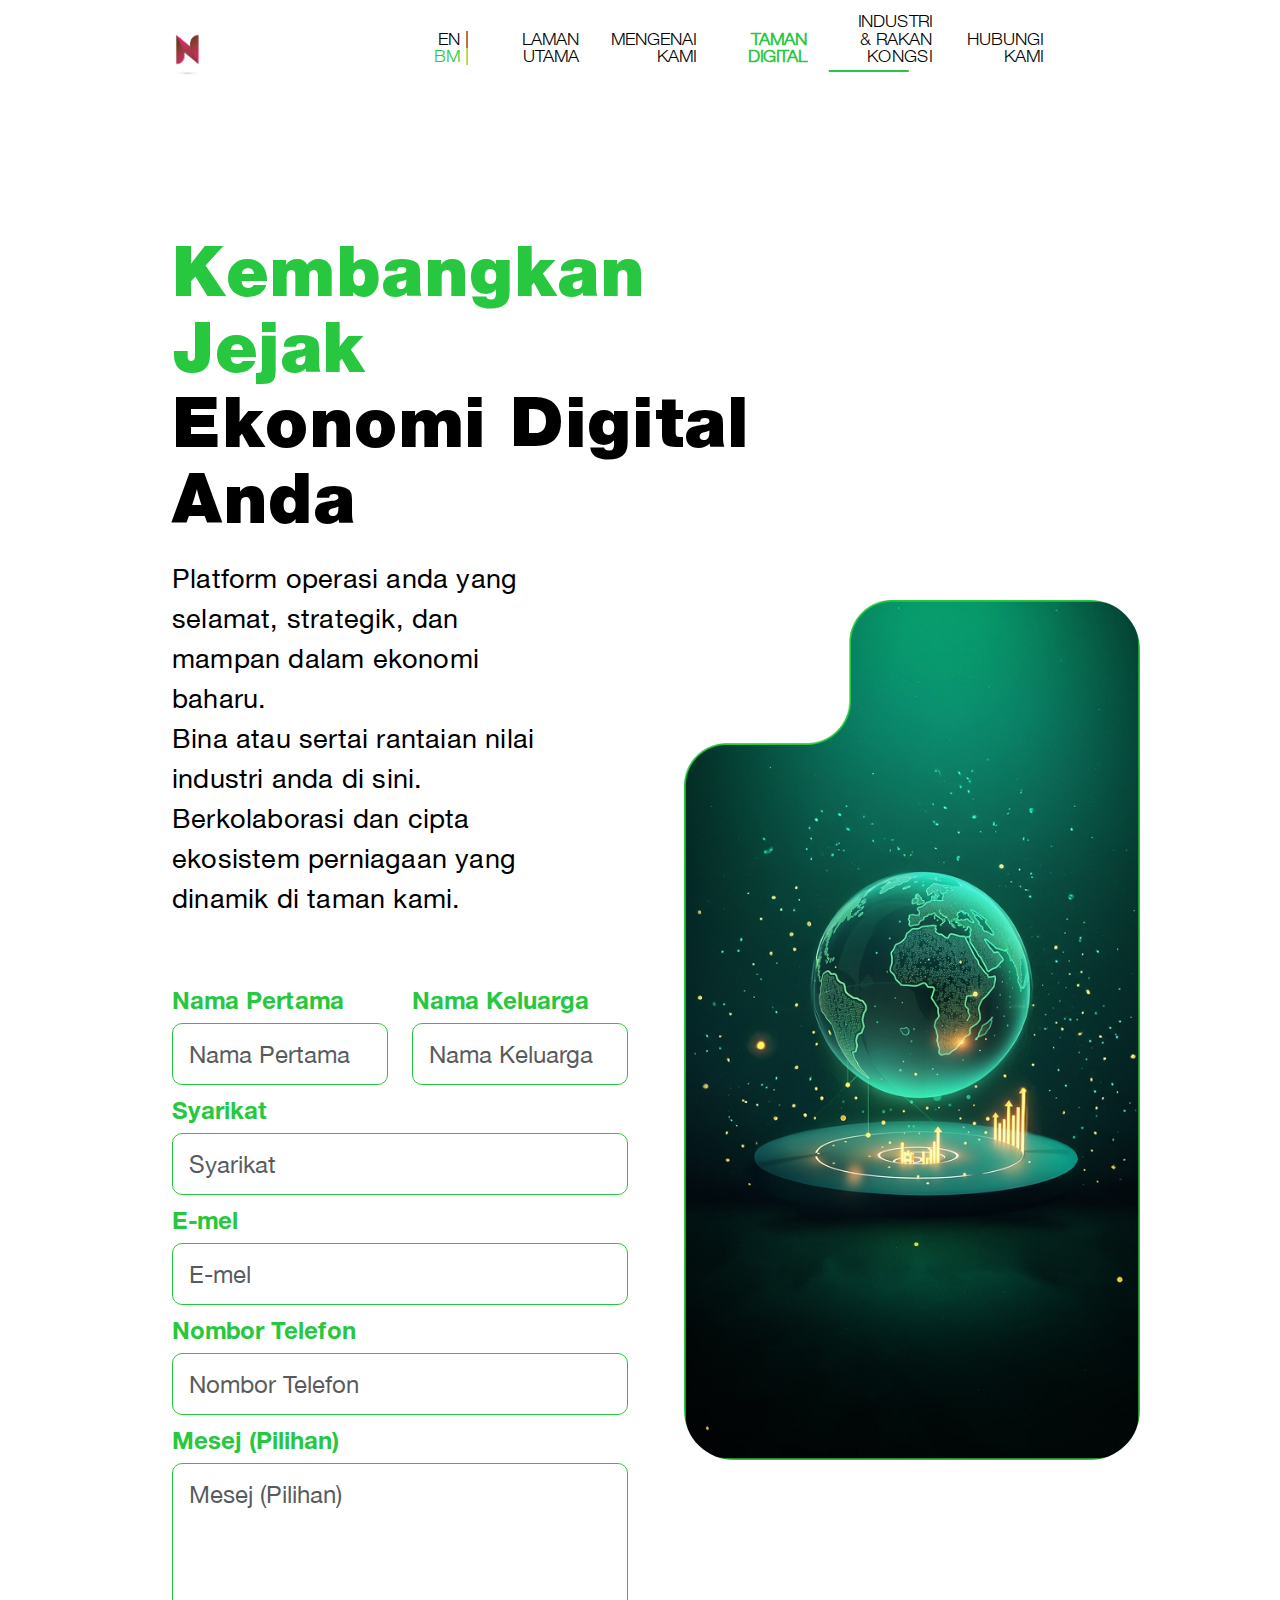
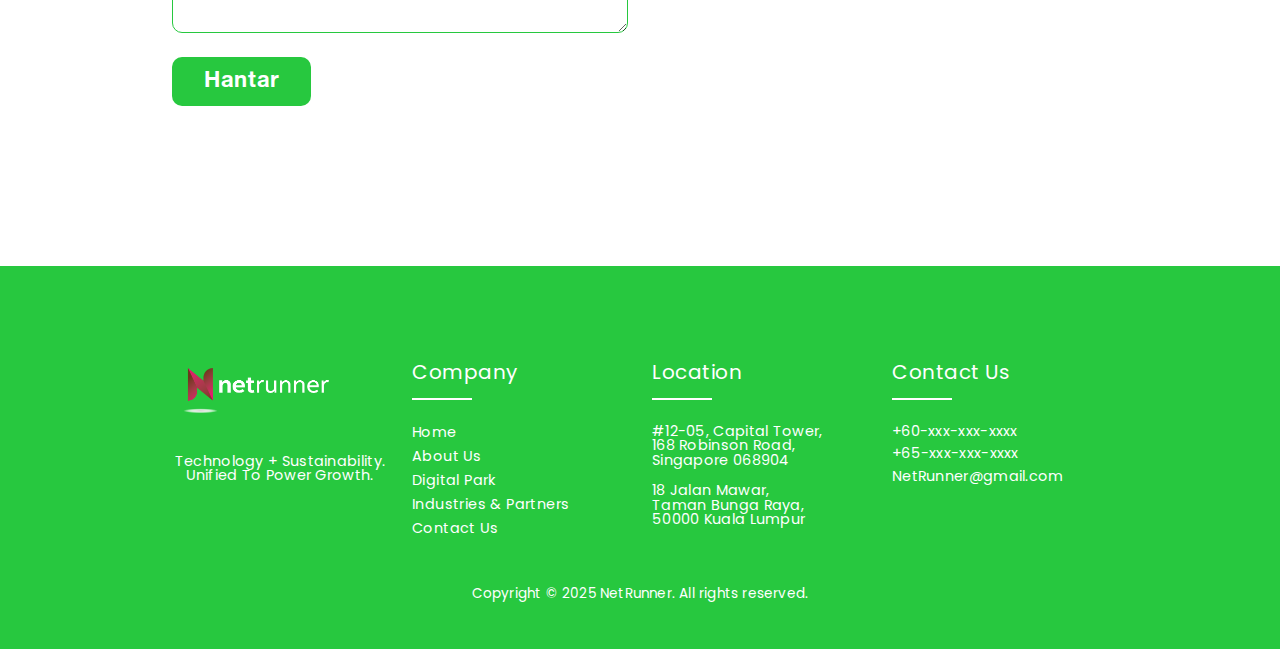
<file: bm/contact/index.html>
<!DOCTYPE html>
<html lang="en">
<head>
    <meta charset="UTF-8">
    <meta name="viewport" content="width=device-width, initial-scale=1">
    <title>NetRunner - Contact Us</title>
    <link href="https://cdn.jsdelivr.net/npm/bootstrap@5.3.3/dist/css/bootstrap.min.css" rel="stylesheet">
    <link rel="stylesheet" href="../../css/normalize.css">
    <!-- <link rel="stylesheet" href="../css/contactus.css"> -->
     <link rel="stylesheet" href="index.css">
    <link href='https://fonts.googleapis.com/css?family=Poppins' rel='stylesheet'>

</head>
<body>
  <header>
    <div class="header-left">
      <img src="../../assets/NetRunner-Red-white-text.png" alt="Logo">
    </div>
    <nav class="navigation">
      <a href="https://creativeunicorn.com/staging/netrunnersb/" class="language">EN&nbsp;|<p style="color: #27C83F;">&nbsp;BM&nbsp;|</p></a>
      <a href="https://creativeunicorn.com/staging/netrunnersb/bm" class="home">LAMAN UTAMA</a>
      <a href="https://creativeunicorn.com/staging/netrunnersb/bm/about" class="aboutus">MENGENAI KAMI</a> 
      <a href="https://creativeunicorn.com/staging/netrunnersb/bm/digitalpark" class="digitalpark">TAMAN DIGITAL</a>
      <a href="https://creativeunicorn.com/staging/netrunnersb/bm/industriesandpartners" class="industriesandpartners">
        INDUSTRI <br> &amp;&nbsp;RAKAN KONGSI
      </a>
      <a href="https://creativeunicorn.com/staging/netrunnersb/bm/contact" class="contact">HUBUNGI KAMI</a>
    </nav>
    <!-- The burger icon (shown on mobile) -->
    <div class="menu-toggle">&#9776;</div>
    
  </header>

  <div class="navigation-overlay">
    <!-- Use the same .navigation class for your links -->
    <div class="overlay-close">&times;</div>
    <nav class="navigation">
      <!-- remove netrunnersb before deploy and just use the foldername -->
        <a href="https://creativeunicorn.com/staging/netrunnersb/bm" class="home">LAMAN UTAMA</a>
        <a href="https://creativeunicorn.com/staging/netrunnersb/bm/about" class="aboutus">MENGENAI KAMI</a> 
        <a href="https://creativeunicorn.com/staging/netrunnersb/bm/digitalpark" class="digitalpark">TAMAN DIGITAL</a>
        <a href="https://creativeunicorn.com/staging/netrunnersb/bm/industriesandpartners" class="industriesandpartners active">
          INDUSTRI <br> &amp;&nbsp;RAKAN KONGSI
        </a>
        <a href="https://creativeunicorn.com/staging/netrunnersb/bm/contact" class="contact">HUBUNGI &nbsp; KAMI</a>
      </nav>
  </div>

    <section class="contact-section">
        <div class="container">
          <div class="row">
            <!-- Left Column -->
            <div class="col-md-6 d-flex flex-column gap-5">
              <div class="mb-4">
                <h1 class="contact-title">
                  <span class="green">Kembangkan Jejak</span><br>
                  <span class="black">Ekonomi Digital Anda</span>
                </h1>
                <p class="contact-subtext mt-3">
                  Platform operasi anda yang selamat, strategik, dan mampan dalam ekonomi baharu. <br>
                  Bina atau sertai rantaian nilai industri anda di sini.<br>
                  Berkolaborasi dan cipta ekosistem perniagaan yang dinamik di taman kami.
                </p>
              </div>
      
              <form>
                <div class="row">
                    <!-- First Name -->
                    <div class="col-md-6 mb-3">
                        <label class="form-label custom-label">Nama Pertama</label>
                        <input type="text" class="form-control custom-input custom-input-sm" placeholder="Nama Pertama">
                    </div>
                    
                    <!-- Last Name -->  
                    <div class="col-md-6 mb-3">
                        <label class="form-label custom-label">Nama Keluarga</label>
                        <input type="text" class="form-control custom-input custom-input-sm" placeholder="Nama Keluarga">
                    </div>
                    
                    <div class="col-12 mb-3">
                    <label class="form-label custom-label">Syarikat</label>
                    <input type="text" class="form-control custom-input" placeholder="Syarikat">
                    </div>
                    <div class="col-12 mb-3">
                    <label class="form-label custom-label">E-mel</label>
                    <input type="email" class="form-control custom-input" placeholder="E-mel">
                    </div>
                    <div class="col-12 mb-3">
                    <label class="form-label custom-label">Nombor Telefon</label>
                    <input type="text" class="form-control custom-input" placeholder="Nombor Telefon">
                    </div>
                    <div class="col-12 mb-4">
                    <label class="form-label custom-label">Mesej (Pilihan)</label>
                    <textarea rows="4" class="form-control custom-input" placeholder="Mesej (Pilihan)"></textarea>
                    </div>
                    <div class="col-12">
                    <button type="submit" class="submit-btn">Hantar</button>
                    </div>
                </div>
              </form>
            </div>
      
            <!-- Right Column - Image -->
            <div class="col-md-6 d-flex align-items-start image">
              <img src="../../assets/contact/Subtract-P5-P1.png" class="img-fluid contact-image" alt="Contact Image">
            </div>
          </div>
        </div>
      </section>
      
      <footer class="footer text-white py-5">
        <div class="container">
          <div class="row">
            <!-- Logo and Tagline -->
            <div class="col-md-3 text-center text-md-left footer-logo mb-4 mb-md-0">
              <img src="../../assets/NetRunner-Red-white-text.png" alt="Netrunner Logo" class="img-fluid mb-3">
              <p>Technology + Sustainability.<br>Unified To Power Growth.</p>
            </div>
      
            <!-- Company Links -->
            <div class="col-md-3 footer-column mb-4 mb-md-0">
              <h3>Company</h3>
              <div class="footer-divider"></div>
              <ul class="list-unstyled">
                <li class="mb-2"><a href="/home">Home</a></li>
                <li class="mb-2"><a href="/aboutus">About Us</a></li>
                <li class="mb-2"><a href="/digitalpark">Digital Park</a></li>
                <li class="mb-2"><a href="/industriesandpartners">Industries & Partners</a></li>
                <li><a href="/contact">Contact Us</a></li>
              </ul>
            </div>
      
            <!-- Location -->
          <div class="col-md-3 footer-column mb-4 mb-md-0">
              <h3>Location</h3>
              <div class="footer-divider"></div>
              <p class="mb-3">
                #12-05, Capital Tower,<br>
                168 Robinson Road,<br>
                Singapore 068904
              </p>
              <p>
                18 Jalan Mawar,<br>
                Taman Bunga Raya,<br>
                50000 Kuala Lumpur
              </p>
            </div>
      
            <!-- Contact -->
            <div class="col-md-3 footer-column">
              <h3>Contact Us</h3>
              <div class="footer-divider"></div>
              <p class="mb-2">+60-xxx-xxx-xxxx</p>
              <p class="mb-2">+65-xxx-xxx-xxxx</p>
              <p>NetRunner@gmail.com</p>
            </div>
          </div>
      
          <!-- Copyright -->
          <div class="footer-bottom text-center mt-5">
            <p class="mb-0">Copyright © 2025 NetRunner. All rights reserved.</p>
          </div>
        </div>
      </footer>  
  
<script>
    document.addEventListener('DOMContentLoaded', function () {
    const burger = document.querySelector('.menu-toggle');
    const overlay = document.querySelector('.navigation-overlay');
    const nav = overlay.querySelector('.navigation');
    const closeBtn = document.querySelector('.overlay-close');

    // Open overlay
    burger.addEventListener('click', () => {
      overlay.classList.toggle('show');
      nav.classList.toggle('slide-in');
    });

    // Close overlay
    closeBtn.addEventListener('click', () => {
      overlay.classList.remove('show');
      nav.classList.remove('slide-in');
    });
  });

  </script>

<script src="https://code.jquery.com/jquery-3.5.1.slim.min.js"></script>
  <script src="https://cdn.jsdelivr.net/npm/bootstrap@4.5.2/dist/js/bootstrap.bundle.min.js"></script>

</body>
</file>
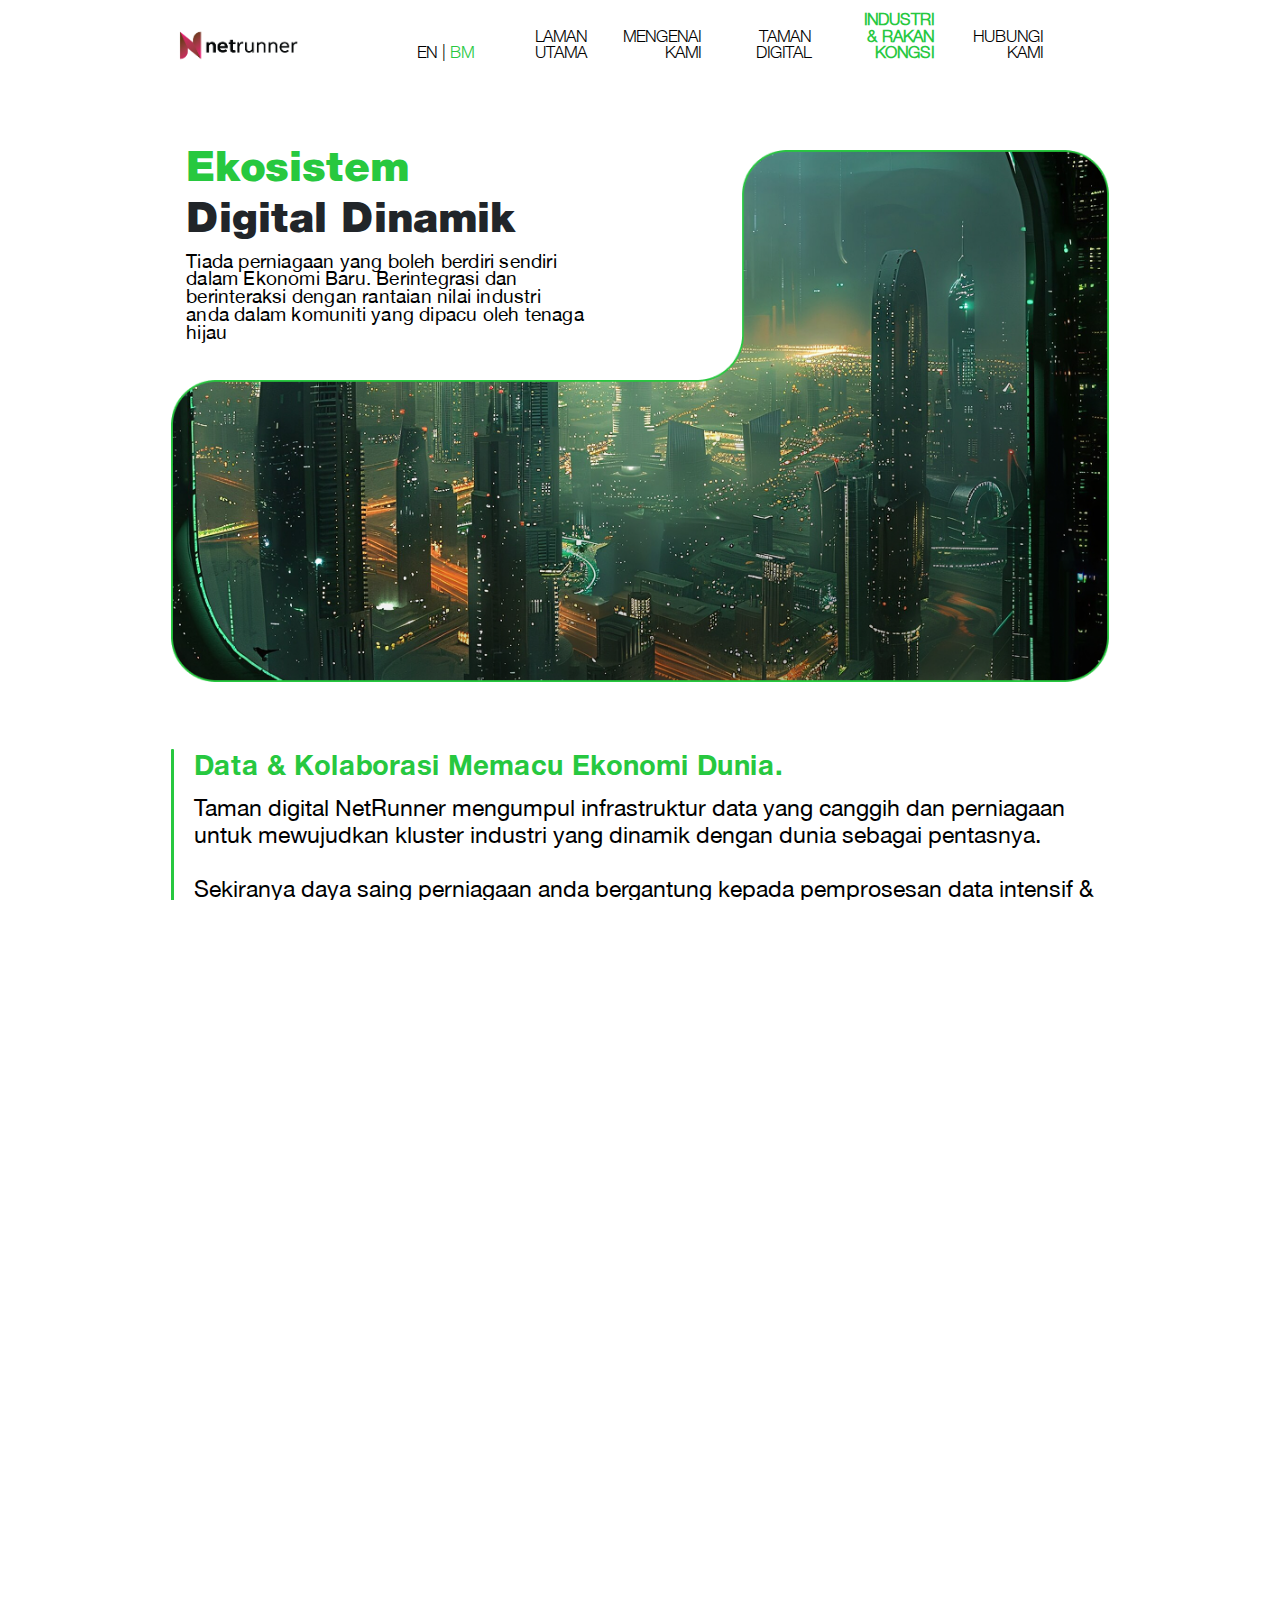
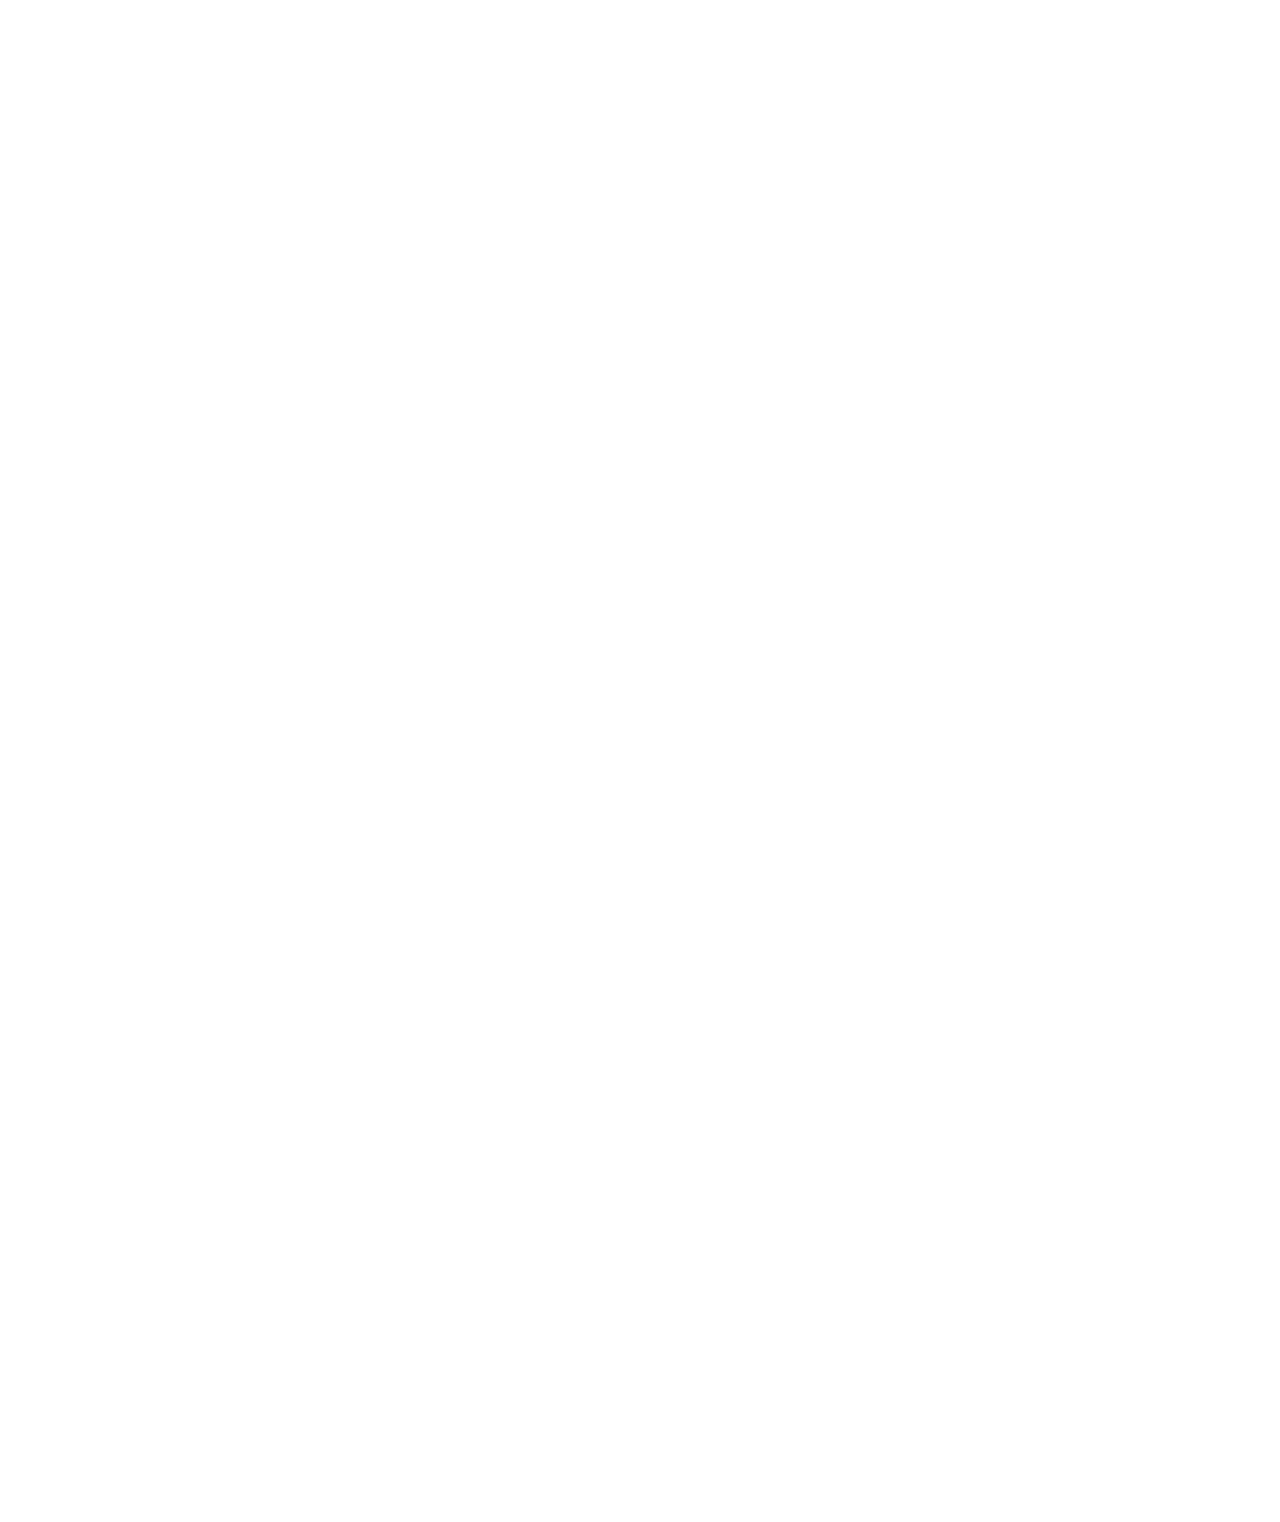
<file: bm/industriesandpartners/index.html>
<!DOCTYPE html>
<html lang="en">
<head>
    <meta charset="UTF-8">
    <meta name="viewport" content="width=device-width, initial-scale=1">
    <title>NetRunner - Industries & Partners</title>
    <link href="https://cdn.jsdelivr.net/npm/bootstrap@5.3.3/dist/css/bootstrap.min.css" rel="stylesheet">
    <link rel="stylesheet" href="../../css/normalize.css">
    <link rel="stylesheet" href="index.css">
    <!-- <link rel="stylesheet" href="../../css/industriesandpartners.css"> -->
    <link href='https://fonts.googleapis.com/css?family=Poppins' rel='stylesheet'>

</head>

<body>
  <header>
    <div class="header-left">
      <img src="../../assets/NetRunner-Red.png" alt="Logo">
    </div>
    <nav class="navigation">
      <a href="https://creativeunicorn.com/staging/netrunnersb/industriesandpartners" class="language">
        EN&nbsp;| <span style="color: #27C83F;">BM</span>&nbsp;
      </a>
      <a href="https://creativeunicorn.com/staging/netrunnersb/bm" class="home">LAMAN UTAMA</a>
      <a href="https://creativeunicorn.com/staging/netrunnersb/bm/about" class="aboutus">MENGENAI KAMI</a> 
      <a href="https://creativeunicorn.com/staging/netrunnersb/bm/digitalpark" class="digitalpark">TAMAN DIGITAL</a>
      <a href="https://creativeunicorn.com/staging/netrunnersb/bm/industriesandpartners" class="industriesandpartners">
        INDUSTRI <br> &amp;&nbsp;RAKAN KONGSI
      </a>
      <a href="https://creativeunicorn.com/staging/netrunnersb/bm/contact" class="contact">HUBUNGI KAMI</a>
    </nav>
    <!-- The burger icon (shown on mobile) -->
    <div class="menu-toggle">&#9776;</div>
    
  </header>
   

    <!-- p1 Section -->
  <div class="p1 mb-0">
    <div class="p1container container custom-container">
      <div class="row">
        <div class="col-12">
          <div class="image-container mb-0 pb-5">
            <img src="../../assets/industriesandpartners/Subtract-P4-P1.png" alt="Feature Image">
            
            <!-- Top-left title + paragraph -->
            <div class="top-left-text">
              <h2>Ekosistem<br><h2 class="text-dark">Digital Dinamik</h2></h2>
              <p>Tiada perniagaan yang boleh berdiri sendiri dalam Ekonomi Baru. Berintegrasi dan berinteraksi dengan rantaian nilai industri anda dalam komuniti yang dipacu oleh tenaga hijau</p>
            </div>
            
          </div>
        </div>
      </div>
    </div>
  </div>

  <div class="p2">
    <div class="p2container container custom-container my-4">
      <div class="row">
        <div class="col-md-12 mb-5">
          <div class="green-line-text">
            <div class="title">Data &amp; Kolaborasi Memacu Ekonomi Dunia. </div>
            <p class="desc">Taman digital NetRunner mengumpul infrastruktur data yang canggih dan perniagaan untuk mewujudkan kluster industri yang dinamik dengan dunia sebagai pentasnya.

                 <br>
                 <br>Sekiranya daya saing perniagaan anda bergantung kepada pemprosesan data intensif & akses data yang responsif,taman digital NetRunner menawarkan persekitaran operasi yang ideal - dikuasakan 100% oleh tenaga boleh diperbaharui & disokong oleh perkhidmatan menyeluruh. 
                </p>
          </div>
        </div>
      </div>
    </div>
  </div>

  <div class="p3">
    <div class="container custom-container py-5">
      <h1 class="text-white">Industri Sasaran</h1>
      
      <!-- Desktop carousel (hidden on sm) -->
      <div class="d-none d-md-block">
        <div id="parkCarousel" class="carousel slide" data-bs-interval="false" data-bs-wrap="false">
          <div class="carousel-inner">
  
            <!-- Slide 1: Top-right -->
            <div class="carousel-item active position-relative">
              <div class="carousel-slide-wrapper center-lines">
                <img 
                  src="../../assets/industriesandpartners/Target Industries-1.png" 
                  class="carousel-img" 
                  alt="Slide 1"
                >
              </div>
              
              <!-- Overlay -->
              <div class="position-absolute w-100 h-100" style="top: 0; left: 0;">
                <div class="container h-100">
                  <div class="row h-100">
                    <!-- Push text to the right -->
                    <div class="col-md-6"></div>
                    <div 
                      class="col-md-6 d-flex align-items-start justify-content-start" 
                      style="padding: 1rem;"
                    >
                      <div class="text-box">
                        <div class="title">Pusat Data</div>
                        <div class="desc">
                          Bekalan tenaga hijau yang boleh dipercayai dan infrastruktur rangkaian yang kukuh, membolehkan anda mengembangkan operasi &amp; mengekalkan masa operasi optimum dengan keyakinan.
                        </div>
                      </div>
                    </div>
                  </div>
                </div>
              </div>
            </div>
            
            <!-- Slide 2: Bottom-left -->
            <div class="carousel-item position-relative">
              <div class="carousel-slide-wrapper center-lines">
                <img 
                  src="../../assets/industriesandpartners/Target Industries-2.png" 
                  class="carousel-img" 
                  alt="Slide 2"
                >
              </div>
  
              <!-- Overlay -->
              <div class="position-absolute w-100 h-100" style="top: 0; left: 0;">
                <div class="container h-100">
                  <div class="row h-100">
                    <!-- Text on the left -->
                    <div 
                      class="col-md-4 d-flex align-items-end justify-content-start" 
                      style="padding-bottom: 13.5rem; padding-left: 2rem;"
                    >
                      <div class="text-box">
                        <div class="title">Industri Semikonduktor</div>
                        <div class="desc">
                          Ruang luas, rangkaian data canggih, bekalan tenaga yang selamat, sistem penyejukan yang pintar dan kedekatan dengan kluster industri digital menjadikannya persekitaran operasi yang ideal untuk kemudahan pengeluaran dan penyelidikan.
                        </div>
                      </div>
                    </div>
                    <div class="col-md-8"></div>
                  </div>
                </div>
              </div>
            </div>
            
            <!-- Slide 3: Top-right -->
            <div class="carousel-item position-relative">
              <div class="carousel-slide-wrapper center-lines">
                <img 
                  src="../../assets/industriesandpartners/Target Industries-3.png" 
                  class="carousel-img" 
                  alt="Slide 3"
                >
              </div>
  
              <!-- Overlay -->
              <div class="position-absolute w-100 h-100" style="top: 0; left: 0;">
                <div class="container h-100">
                  <div class="row h-100">
                    <div class="col-md-5"></div>
                    <div 
                      class="col-md-6 d-flex align-items-start justify-content-end" 
                      style="padding-top: 1rem; "
                    >
                      <div class="text-box">
                        <div class="title">AI &amp; Big Data</div>
                        <div class="desc">
                          Infrastruktur data yang selamat dan boleh diskalakan untuk menyediakan konektiviti berkelajuan tinggi dan latensi rendah yang anda perlukan untuk memacu aplikasi yang didorong oleh AI, analitik Big Data dan solusi pembelajaran mesin.
                        </div>
                      </div>
                    </div>
                  </div>
                </div>
              </div>
            </div>
            
            <!-- Slide 4: Bottom-left -->
            <div class="carousel-item position-relative">
              <div class="carousel-slide-wrapper center-lines">
                <img 
                  src="../../assets/industriesandpartners/Target Industries-4.png" 
                  class="carousel-img" 
                  alt="Slide 4"
                >
              </div>
  
              <!-- Overlay -->
              <div class="position-absolute w-100 h-100" style="top: 0; left: 0;">
                <div class="container h-100">
                  <div class="row h-100">
                    <div 
                      class="col-md-4 d-flex align-items-end justify-content-start" 
                      style="padding-bottom: 13.5rem; padding-left: 2rem;"
                    >
                      <div class="text-box">
                        <div class="title">Pemulihan Bencana</div>
                        <div class="desc">
                          Lindungi kesinambungan perniagaan dan kurangkan gangguan dengan infrastruktur selamat yang menawarkan storan data berkelajuan tinggi, kesalinghubungan tanpa gangguan, dan bekalan tenaga yang stabil.
                        </div>
                      </div>
                    </div>
                    <div class="col-md-8"></div>
                  </div>
                </div>
              </div>
            </div>
            
            <!-- Slide 5: Top-right -->
            <div class="carousel-item position-relative">
              <div class="carousel-slide-wrapper center-lines">
                <img 
                  src="../../assets/industriesandpartners/Target Industries-5.png" 
                  class="carousel-img" 
                  alt="Slide 5"
                >
              </div>
  
              <!-- Overlay -->
              <div class="position-absolute w-100 h-100" style="top: 0; left: 0;">
                <div class="container h-100">
                  <div class="row h-100">
                    <div class="col-md-5"></div>
                    <div 
                      class="col-md-7 d-flex align-items-start justify-content-end" 
                      style="padding-top: 1rem;"
                    >
                      <div class="text-box">
                        <div class="title">Perkhidmatan IT Terurus</div>
                        <div class="desc">
                          Memberikan sokongan sepanjang masa dan kekal responsif dengan infrastruktur data yang selamat dan kukuh, membolehkan anda memenuhi perkembangan dan permintaan pelanggan anda.
                        </div>
                      </div>
                    </div>
                  </div>
                </div>
              </div>
            </div>
            
            <!-- Slide 6: Bottom-left -->
            <div class="carousel-item position-relative">
              <div class="carousel-slide-wrapper center-lines">
                <img 
                  src="../../assets/industriesandpartners/Target Industries-6.png" 
                  class="carousel-img" 
                  alt="Slide 6"
                >
              </div>
  
              <!-- Overlay -->
              <div class="position-absolute w-100 h-100" style="top: 0; left: 0;">
                <div class="container h-100">
                  <div class="row h-100">
                    <div 
                      class="col-md-4 d-flex align-items-end justify-content-start" 
                      style="padding-bottom: 13.5rem; padding-left: 2rem;"
                    >
                      <div class="text-box">
                        <div class="title">Pengkomputeran Tepi</div>
                        <div class="desc">
                          Manfaatkan kedekatan dengan pusat data maju untuk menghantar penyelesaian dengan cekap melalui pemprosesan data berhampiran sumber, latensi rendah &amp; masa tindak balas pantas dalam rangkaian yang sangat selamat. Berkolaborasi dengan penyedia rangkaian, pengeluar dan penggabung sistem yang beroperasi dalam ekosistem taman kami.
                        </div>
                      </div>
                    </div>
                    <div class="col-md-8"></div>
                  </div>
                </div>
              </div>
            </div>
            
            <!-- Slide 7: Top-right -->
            <div class="carousel-item position-relative">
              <div class="carousel-slide-wrapper center-lines">
                <img 
                  src="../../assets/industriesandpartners/Target Industries-7.png" 
                  class="carousel-img" 
                  alt="Slide 7"
                >
              </div>
  
              <!-- Overlay -->
              <div class="position-absolute w-100 h-100" style="top: 0; left: 0;">
                <div class="container h-100">
                  <div class="row h-100">
                    <div class="col-md-4"></div>
                    <div 
                      class="col-md-8 d-flex align-items-start justify-content-end" 
                      style="padding: 2rem;"
                    >
                      <div class="text-box">
                        <div class="title">Blockchain &amp; Fintech</div>
                        <div class="desc">
                          Membolehkan transaksi merentas sempadan dan antara pihak secara lancar, tepat pada masa, dan secara langsung dari hab yang selamat yang dilengkapi dengan keupayaan penyimpanan dan pemprosesan data yang berkuasa.
                        </div>
                      </div>
                    </div>
                  </div>
                </div>
              </div>
            </div>
  
          </div> <!-- .carousel-inner -->
  
          <!-- Carousel Controls -->
          <button 
            class="carousel-control-prev" 
            type="button" 
            data-bs-target="#parkCarousel" 
            data-bs-slide="prev"
          >
            <span class="carousel-control-prev-icon" aria-hidden="true"></span>
          </button>
          <button 
            class="carousel-control-next" 
            type="button" 
            data-bs-target="#parkCarousel" 
            data-bs-slide="next"
          >
            <span class="carousel-control-next-icon" aria-hidden="true"></span>
          </button>
        </div> <!-- #parkCarousel -->
      </div> <!-- .d-none.d-md-block -->

    <div class="d-md-none">
      <div class="mobile-park-list">
        <!-- Slide 1 equivalent -->
        <div class="mobile-park-item">
          <img src="../../assets/industriesandpartners/Target Industries-1.png" class="img-fluid" alt="Slide 1">
          <div class="text-box">
            <div class="title">Data Centers</div>
            <div class="desc">
              Reliable green energy supply & a robust network infrastructure, so you can scale your operations & maintain optimal uptime with confidence.
            </div>
          </div>
        </div>

        <div class="mobile-park-item">
          <img src="../../assets/industriesandpartners/Target Industries-2.png" class="img-fluid" alt="Slide 1">
          <div class="text-box">
            <div class="title">Semiconductor Industry</div>
            <div class="desc">
              Abundant space, advanced data network, a secure energy supply, smart cooling systems & proximity to digital industry clusters make it an ideal operating environment for production & research facilities.
            </div>
          </div>
        </div>

        <div class="mobile-park-item">
          <img src="../../assets/industriesandpartners/Target Industries-3.png" class="img-fluid" alt="Slide 1">
          <div class="text-box">
            <div class="title">AI &amp; Big Data</div>
            <div class="desc">
              A secure & scalable data infrastructure that delivers the high-speed connectivity & low-latency you need to power AI-driven applications, Big Data analytics & machine-learning solutions.
            </div>
          </div>
        </div>

        <div class="mobile-park-item">
          <img src="../../assets/industriesandpartners/Target Industries-4.png" class="img-fluid" alt="Slide 1">
          <div class="text-box">
            <div class="title">Disaster Recovery</div>
            <div class="desc">
              Ensure business continuity & minimise disruptions with secure infrastructure for high-speed data storage, seamless connectivity & reliable energy supply. 
            </div>
          </div>
        </div>
        

        <div class="mobile-park-item">
          <img src="../../assets/industriesandpartners/Target Industries-5.png" class="img-fluid" alt="Slide 1">
          <div class="text-box">
            <div class="title">Managed IT services</div>
            <div class="desc">
              Deliver 24/7 support & stay responsive with a secure & robust data infrastructure that enables you to keep up with your client’s growth & demands.              
            </div>
          </div>
        </div>

        <div class="mobile-park-item  edge-computing-card">
          <img src="../../assets/industriesandpartners/Target Industries-6.png" class="img-fluid" alt="Slide 1">
          <div class="text-box">
            <div class="title">Edge Computing</div>
            <div class="desc">
              With proximity to advanced data centres, deliver solutions efficiently with the advantage of data-processing close-to-source, 
              low latency & fast response times within a highly-secure network. 
              Collaborate with network providers, manufacturers & system integrators operating in our park eco-system.                
            </div>
          </div>
        </div>

        <div class="mobile-park-item">
          <img src="../../assets/industriesandpartners/Target Industries-7.png" class="img-fluid" alt="Slide 1">
          <div class="text-box">
            <div class="title">Blockchain &amp; Fintech</div>
            <div class="desc">
              Enable seamless, real-time, cross-border & cross-intermediary transactions from a secure hub with powerful data storage & processing capabilities.                
            </div>
          </div>
        </div>

      </div>
    </div>
    
    <script src="https://cdn.jsdelivr.net/npm/bootstrap@5.3.3/dist/js/bootstrap.bundle.min.js"></script>
    <script>
      const carousel = document.querySelector('#parkCarousel');
      const prevBtn = carousel.querySelector('.carousel-control-prev');
      const nextBtn = carousel.querySelector('.carousel-control-next');
    
      function updateNavVisibility() {
        const items = carousel.querySelectorAll('.carousel-item');
        const activeIndex = [...items].findIndex(item => item.classList.contains('active'));
    
        // Hide left button on first slide
        prevBtn.style.display = activeIndex === 0 ? 'none' : 'flex';
        // Hide right button on last slide
        nextBtn.style.display = activeIndex === items.length - 1 ? 'none' : 'flex';
      }
    
      // Update on slide event
      carousel.addEventListener('slid.bs.carousel', updateNavVisibility);
    
      // Initialize on load
      window.addEventListener('DOMContentLoaded', updateNavVisibility);
    </script>
  </div>

  <section class="tenant-benefits py-5">
    <div class="custom-container">
      <h2 class="section-title">Manfaat Penyewa</h2>
  
      <div class="row g-4 justify-content-center">
        <!-- Card 1 -->
        <div class="col-12 col-sm-6 col-lg-3">
          <div class="benefit-card text-center">
            <img src="../../assets/industriesandpartners/Investor friendly.png" alt="Icon 1" class="benefit-icon mb-3">
            <p class="benefit-desc">Keselamatan dan pematuhan dengan piawaian terkemuka industri untuk keselamatan siber, perlindungan data dan privasi.</p>
          </div>
        </div>
  
        <!-- Card 2 -->
        <div class="col-12 col-sm-6 col-lg-3">
          <div class="benefit-card text-center">
            <img src="../../assets/industriesandpartners/Security Configuration.png" alt="Icon 2" class="benefit-icon mb-3">
            <p class="benefit-desc">Perkhidmatan pengurusan taman yang komprehensif memberikan ketenangan minda dan kemudahan anda.</p>
          </div>
        </div>
  
        <!-- Card 3 -->
        <div class="col-12 col-sm-6 col-lg-3">
          <div class="benefit-card text-center">
            <img src="../../assets/industriesandpartners/Stategic Location(1).png" alt="Icon 3" class="benefit-icon mb-3">
            <p class="benefit-desc">Lokasi strategik dengan ruang yang luas untuk pengembangan dan tenaga boleh diperbaharui.</p>
          </div>
        </div>
  
        <!-- Card 4 -->
        <div class="col-12 col-sm-6 col-lg-3">
          <div class="benefit-card text-center">
            <img src="../../assets/industriesandpartners/Comprehensive park managment.png" alt="Icon 4" class="benefit-icon mb-3">
            <p class="benefit-desc">Ekosistem perniagaan mesra pelabur dengan insentif lumayan.</p>
          </div>
        </div>
      </div>
    </div>
  </section>
  
  <footer class="footer text-white py-5">
    <div class="container">
      <div class="row">
        <!-- Logo and Tagline -->
        <div class="col-md-3 text-center text-md-left footer-logo mb-4 mb-md-0">
          <img src="../../assets/NetRunner-Red-white-text.png" alt="Netrunner Logo" class="img-fluid mb-3">
          <p>Technology + Sustainability.<br>Unified To Power Growth.</p>
        </div>
  
        <!-- Company Links -->
        <div class="col-md-3 footer-column mb-4 mb-md-0">
          <h3>Company</h3>
          <div class="footer-divider"></div>
          <ul class="list-unstyled">
            <li class="mb-2"><a href="/home">Home</a></li>
            <li class="mb-2"><a href="/aboutus">About Us</a></li>
            <li class="mb-2"><a href="/digitalpark">Digital Park</a></li>
            <li class="mb-2"><a href="/industriesandpartners">Industries & Partners</a></li>
            <li><a href="/contact">Contact Us</a></li>
          </ul>
        </div>
  
        <!-- Location -->
      <div class="col-md-3 footer-column mb-4 mb-md-0">
          <h3>Location</h3>
          <div class="footer-divider"></div>
          <p class="mb-3">
            #12-05, Capital Tower,<br>
            168 Robinson Road,<br>
            Singapore 068904
          </p>
          <p>
            18 Jalan Mawar,<br>
            Taman Bunga Raya,<br>
            50000 Kuala Lumpur
          </p>
        </div>
  
        <!-- Contact -->
        <div class="col-md-3 footer-column">
          <h3>Contact Us</h3>
          <div class="footer-divider"></div>
          <p class="mb-2">+60-xxx-xxx-xxxx</p>
          <p class="mb-2">+65-xxx-xxx-xxxx</p>
          <p>NetRunner@gmail.com</p>
        </div>
      </div>
  
      <!-- Copyright -->
      <div class="footer-bottom text-center mt-5">
        <p class="mb-0">Copyright © 2025 NetRunner. All rights reserved.</p>
      </div>
    </div>
  </footer>  

  <script>
    document.addEventListener('DOMContentLoaded', function () {
    const burger = document.querySelector('.menu-toggle');
    const overlay = document.querySelector('.navigation-overlay');
    const nav = overlay.querySelector('.navigation');
    const closeBtn = document.querySelector('.overlay-close');

    // Open overlay
    burger.addEventListener('click', () => {
      overlay.classList.toggle('show');
      nav.classList.toggle('slide-in');
    });

    // Close overlay
    closeBtn.addEventListener('click', () => {
      overlay.classList.remove('show');
      nav.classList.remove('slide-in');
    });
  });

  </script>

<script src="https://code.jquery.com/jquery-3.5.1.slim.min.js"></script>
  <script src="https://cdn.jsdelivr.net/npm/bootstrap@4.5.2/dist/js/bootstrap.bundle.min.js"></script>

</body>
</file>
<file: css/index.css>
@font-face {
  font-family: 'HelveticaNeueMedium';
  src: url('../font/HelveticaNeueMedium.woff2') format('woff2'),
       url('../font/HelveticaNeueMedium.otf') format('opentype');
  font-weight: 100;
}

@font-face {
  font-family: 'HelveticaNeueLight';
  src: url('../font/HelveticaNeueLight.woff2') format('woff2'),
       url('../font/HelveticaNeueLight.otf') format('opentype');
  font-weight: 300;
}

@font-face {
  font-family: 'HelveticaNeueBold';
  src: url('../font/HelveticaNeueBold.woff2') format('woff2'),
       url('../font/HelveticaNeueBold.otf') format('opentype');
  font-weight: 700;
}

@font-face {
  font-family: 'HelveticaNeueRegular';
  src: url('../font/helveticaneue.woff2') format('woff2'),
       url('../font/helveticaneue.otf') format('opentype');
  font-weight: 400;
}

@font-face {
  font-family: 'HelveticaNeueBlack';
  src: url('../font/HelveticaNeueBlack.woff2') format('woff2'),
       url('../font/HelveticaNeueBlack.otf') format('opentype');
  font-weight: 900;
}
  
  * {
    margin: 0;
    padding: 0;
    box-sizing: border-box;
    -webkit-font-smoothing: antialiased; /* Smooth fonts */
    -moz-osx-font-smoothing: grayscale;
    /* outline: 1px solid red; */
  }
    
  html {
    font-size: 16px; /* Base for rem units if needed */
  }
  body {
    margin: 0;
    padding: 0;
    position: relative;
    overflow-x: hidden;
  }

  html, body {
    height: 100%;
  }
  
 /* ////////////////// */
  /* Navigation section */
  /* ////////////////// */
  header {
    position: absolute;
    top: 0;
    left: 50%;
    transform: translateX(-50%);
    width: 83vw;
    padding: 0 10%;
    display: flex;
    align-items: center;
    justify-content: space-between;
    z-index: 100;
    overflow-x: hidden;
  }
  
  .language {
    white-space: nowrap; /* Force all text inside to remain on one line */
  }
  /* 
    Assuming a 1920px width, -1.1rem (~17.6px) is roughly 0.9vw.
    Adjust the value if needed.
  */
  .header-left img {
    position: relative;
    top: -1vw;
    height: 50%;
    width: 50%;
    right:28%;
  }
  
  .navigation {
    position: relative;
    top: -1vw;  /* -1vw approximates the -1.1rem offset */
    display: flex;
    flex-wrap: nowrap;
    /* 3rem ≈ 48px => about 2.5vw on a 1920px width */
    gap: 2.5vw;
    left: 8%
  }
  
  .navigation a {
    font-family: 'HelveticaNeueLight', sans-serif; /* Updated font family */
    color: white;
    text-decoration: none;
    font-size: clamp(0.9rem, 1.333rem, 1.1rem);
    font-weight: normal; /* Use normal weight for the light font */
    position: relative;

  }

  .navigation .home {
    color: #27C83F; /* Green color */
    font-weight: bold;
  }

  
  /* .navigation .industriesandpartners {
    position: relative;
    top: -1vw;
  } */
  
  @media (max-width: 600px) {
    .navigation {
      /* 1rem ≈ 16px → roughly 0.8vw on a 1920px design; adjust if needed */
      gap: clamp(0.8rem, 1vw, 1rem);
    }
    
    .navigation a {
      font-size: clamp(0.8rem, 0.9vw, 0.9rem);
    }
  }
  
  /* Hero Section */
.hero-section {
    position: relative;
    width: 100vw;
    height: 100vh;
    overflow: hidden;
    display: flex;
    align-items: center;
    justify-content: center;
    text-align: center;
    padding: 0 1rem; /* extra padding for small screens */
  }
  
  .hero-section .hero-image img {
    position: absolute;
    top: 0;
    left: 0;
    width: 100%;
    height: 100%;
    object-fit: cover;  /* better fills container */
    z-index: 0;
  }
  
  .hero-text {
    position: relative;
    z-index: 1;
    color: #27C83F;
    min-width:75vw;
    text-align: left;
  }
  
  .hero-title p {
    font-family: 'HelveticaNeueBold', sans-serif;
    font-weight: 700;
    font-size: 4.583rem;
    margin: 0.1rem 0;
    line-height: 1;
  }
  
  .hero-title .white-title {
    color: white;
    width: 35rem;

  }
  
  .hero-paragraph p {
    font-family: 'HelveticaNeue', sans-serif;
    font-weight: 400;
    color: white;
    font-size: 1.5rem;
    line-height: 1.3;
    margin: 1rem 0 0;
    width: 24.438rem;
  }
  
  /* Optional media query adjustments */
  @media (max-width: 768px) {
    .hero-text {
      max-width: 75vw;
    }
  }

/* ////////// */
/* P1 Section */
/* ////////// */
/* ---------- p1 Section ---------- */
.custom-container {
  max-width: 75vw;
}

.p1container {
  padding-top: 10rem;
}

.image-container {
  position: relative;
  border-radius: 1.5rem;
  overflow: hidden;
  margin-bottom: 5rem;
}

.image-container img {
  width: 100%;
  height: auto;
  display: block;
}

/* Keep top-left text absolutely positioned */
.top-left-text {
  position: absolute;
  top: 0;
  left: 30px;
  color: #27C83F;
  padding: 1rem;
  border-radius: 1rem;
}

.top-left-text h2 {
  font-family: 'HelveticaNeueBlack';
  font-size: 4.583rem;
  line-height: 1;
}

.top-left-text p {
  font-family: 'HelveticaNeueRegular';
  font-weight: 450;
  color: black;
  margin: 0;
  width: 450px;
  font-size: 1.667rem;
  line-height: 0.95;
  letter-spacing: 0.20px;
  word-wrap: break-word;
}

/* Bottom-right text: remove absolute positioning */
.bottom-right-text {
  font-family: 'HelveticaNeueRegular';
  color: white;
  /* You can keep a fixed width if desired, or remove. */
  width: 400px;
  font-size: 2rem;
  font-weight: 400;
  text-align: left;
}

.bottom-right-text p {
  margin: 0;
  font-size: 1.5rem;
  line-height: 26px;
  letter-spacing: 0.20px;
  word-wrap: break-word;
}
/* Small devices (portrait tablets and large phones, 600px and up) */
@media only screen and (min-width: 601px) {
  
}

/* Medium devices (landscape tablets, 768px and up) */
@media only screen and (max-width: 768px) {
 
}

/* Large devices (laptops/desktops, 992px and up) */
@media only screen and (max-width: 992px) {
  
}

/* Extra large devices (large laptops and desktops, 1200px and up) */
@media only screen and (min-width: 1200px) {
  
} 



/* ---------- p2 Section ---------- */
.custom-container {
  max-width: 75vw;
}

.green-line-text {
  position: relative;
  padding-left: 1.5rem; /* space for the green line */
}

.p2 .green-line-text::before {
  content: "";
  position: absolute;
  left: 0;
  top: 0;
  width: 3px;
  height: 75%;
  background-color: #27C83F;
  border-radius: 1px;
}

.p2 .green-line-text .title {
  font-family: 'HelveticaNeueBold';
  color: #27C83F;
  font-size: 4.583rem;
  font-weight: 700;
  line-height: 1.4;
  margin-bottom: 0.5rem;
}

.p2 .green-line-text .desc {
  font-family: 'HelveticaNeueRegular';
  font-size: 1.5rem;
  font-weight: 400;
  line-height: 1.5;
  color: black;
  margin: 0;
  margin-bottom: 7rem;
}

@media only screen and (max-width: 600px) {
  
}

 /* Small devices (portrait tablets and large phones, 600px and up) */
 @media only screen and (min-width: 601px) {

 }

 /* Medium devices (landscape tablets, 768px and up) */
 @media only screen and (min-width: 768px) {
 
 }

 /* Large devices (laptops/desktops, 992px and up) */
 @media only screen and (min-width: 992px) {
   
 }

 /* Extra large devices (large laptops and desktops, 1200px and up) */
 @media only screen and (min-width: 1200px) {
   
 } 


/* ////////// */
/* P3 Section */
/* ////////// */
/* ---------- P3 Section ---------- */
/* ---------- P3 Section ---------- */
.p3 {
  background-color: #27C83F;
}

.p3-title {
  font-family: 'HelveticaNeueBold', sans-serif;
  font-weight: 700;
  font-size: 4.583rem;
  line-height: 1.1;
  color: white;
  letter-spacing: 0.55px;
}

.main-card {
  border-radius: 42px;
  border: 1.68px solid #27C83F;
  color: white;
  /* same baseline as feature-card: */
  min-height: 600px;  
  overflow: hidden;
  position: relative;
}

.main-card img {
  width: 100%;
  height: 100%;        /* let it fill that min-height */
  object-fit: cover;   /* so it crops without distorting */
  position: absolute;  /* if you want text absolutely overlaid */
  top: 0; 
  left: 0;
}

/* Feature card styling with fixed size */
.feature-card {
  background: white;
  border: 1.68px solid #27C83F;
  border-radius: 42px;
  width: 100%;
  min-height: 280px;
  display: flex;
  flex-direction: column;
  justify-content: flex-start;
}

.icon-placeholder {
  width: 36px;
  height: 36px;
  background-color: black;
  border-radius: 6px;
  margin-bottom: 1rem;
}

.feature-title {
  font-family: 'HelveticaNeueBold', sans-serif;
  font-size: 1.667rem;
  font-weight: 700;
  letter-spacing: 0.2px;
  margin-bottom: 0.5rem;
  color: #27C83F;
}

.feature-text {
  font-family: 'HelveticaNeueRegular', sans-serif;
  font-size: 1.25rem;
  font-weight: 400;
  line-height: 1;
  color: black;
  letter-spacing: 0.15px;
  margin-bottom: 0;
}

.p3 .top-left-text{
  font-family: 'HelveticaNeueRegular', sans-serif;
  position: absolute;
  top: 3.5rem;
  left: 30px;
  color: #27C83F;
  padding: 1rem;
  border-radius: 1rem;
}

.p3 .top-left-text h4{
  font-size: clamp(1.2rem, 1.667rem, 2rem);
}

.p3 .top-left-text p {
  font-size: clamp(0.9rem, 1.25rem, 1.2rem);
}
.gap-3 {
  gap: 1rem;
}


/* ////////// */
/* P4 Section */
/* ////////// */
.top-right-text{
  position: absolute;
  top: 0rem;
  right: 0;
  color: #27C83F;
  padding: 1rem;
  border-radius: 1rem;
}

.top-right-text h2 {
  font-family: 'HelveticaNeueBold';
  font-size: 4.583rem;
  margin-bottom: 10px;
}

.p4 .bottom-left-text {
  font-family: 'HelveticaNeueRegular';
  position: absolute;
  bottom: 3rem;
  left: 40px;
  color: white;
  padding: 1rem;
  border-radius: 1rem;
  max-width: 30%;
  text-align: left;
  
}

.p4 .bottom-left-text p {
  font-size: 1.25rem;
  margin: 0;
}

.p4 .bottom-left-text a{
  font-size: 1.25rem;
  margin: 0;
  text-decoration: underline;
  color: white;
}

/* //////////// */
/* P5 container */
/* //////////// */

.p5{
  background-color: #27C83F;

}

.custom-p5-container {
  max-width: 75vw;
  padding-top: 10rem;
  padding-bottom: 10rem;
}

.p5-card {
  position: relative;
  aspect-ratio: 3 / 4;
  border-radius: 40.92px;
  overflow: hidden;
  transition: background 0.3s ease;
}

.p5-card-img {
  position: absolute;
  top: 0;
  left: 0;
  width: 100%;
  height: 100%;
  object-fit: cover;
  z-index: 1;
  border-radius: 40.92px;
  transition: opacity 0.3s ease;
}

.p5-card-content {
  position: relative;
  z-index: 2;
  color: white;
  padding: 1.5rem;
  height: 100%;
  display: flex;
  flex-direction: column;
  justify-content: end;
}

.p5-title {
  position: relative;
  font-family: 'Roboto', sans-serif;
  font-size: 1.6vw;
  font-weight: 700;
  line-height: 1.2;
  letter-spacing: 0.02vw;
  transition: color 0.3s ease;
  top: -23rem;
  left: 2rem;
}

.p5-title::before {
  content: "";
  position: absolute;
  left: -1.5rem;
  top: 0;
  width: 4px;
  height: 81.84px;
  background: white;
  transition: background 0.3s ease;
}

.p5-link {
  font-family: 'HelveticaNeueRegular', sans-serif;
  font-size: 1.25rem;
  font-weight: 400;
  text-decoration: underline;
  line-height: 1.5;
  color: white;
  margin-top: 0.5rem;
  transition: color 0.3s ease;
  top: -2rem;
  position: relative;
  left: 1rem;
}

.p5-card:hover {
  background: white;
}

.p5-card:hover .p5-card-img {
  opacity: 0;
}

.p5-card:hover .p5-title::before {
  background: black;
}

.p5-card:hover .p5-title,
.p5-card:hover .p5-link {
  color: black;
}
/* ////////////// */
/* Footer Section */
/* ////////////// */

/* ---------- Footer ---------- */
.footer {
  background-color: white;
}
.footer .container{
  width: 75vw;
}
.footer img{
  margin-top:-3rem;
  margin-left: -3rem;
  margin-bottom: 0;
}

.footer a {
  color: #27C83F;
  text-decoration: none;
  font-family: 'Poppins', sans-serif;
  font-size: 0.9rem;
  letter-spacing: 0.4px;
}

.footer a:hover {
  text-decoration: underline;
}

.footer h3 {
  font-family: 'Poppins', sans-serif;
  font-size: 1.25rem;
  color: #27C83F;
  margin-top: 3rem;
  margin-bottom: 1rem;
  letter-spacing: 0.5px;
}

.footer p {
  font-family: 'Poppins', sans-serif;
  font-size: 0.9rem;
  color: #27C83F;
  margin-bottom: 0.8rem;
  letter-spacing: 0.3px;
}

.footer-logo p {
  margin-top: -2rem;
}

.footer-divider {
  width: 60px;
  height: 0;
  border-top: 2px solid #27C83F;
  margin-bottom: 1.5rem;
}

.footer-bottom p {
  margin-top: 3rem;
  font-size: 0.85rem;
  letter-spacing: 0.2px;
}



/* --------------------------------- */
/* For SMALL DEVICES (e.g., <= 768px) */
/* --------------------------------- */
@media only screen and (max-width: 768px) {
  /* Decrease base font-size for smaller screens if desired */
  html {
    font-size: 14px;
  }

  /* ---------------- */
  /*  P1 adjustments  */
  /* ---------------- */
  /* Title above image, paragraph below image */
  .p1 .image-container {
    position: static; /* Removes absolute positioning */
    padding-top: 1rem; 
    padding-bottom: 1rem;
    margin-bottom: 2rem; /* Adjust as needed */
    text-align: center;  /* Center content if you like */
  }
  .p1 .top-left-text,
  .p1 .bottom-right-text {
    position: static; /* Make them flow in normal document order */
    margin: 1rem 0;
    max-width: 100%;
  }
  /* You can reorder the markup in HTML so .top-left-text
     appears above .image-container in the source if you want
     the heading to literally come before the <img> on mobile. */
  
  /*  Force the row to become a single column in smaller devices (optional) */
  .p1 .row {
    flex-direction: column;
  }

  /* ---------------- */
  /*  P3 adjustments  */
  /* ---------------- */
  /* Stack the main card & feature cards in a single column */
  .p3 .row {
    display: block; /* or flex-direction: column */
  }
  .p3 .col-md-5, 
  .p3 .col-md-7 {
    max-width: 100% !important;
    flex: 0 0 100% !important;
    margin-bottom: 1rem; /* Spacing between stacked columns */
    padding-right: 0 !important;
  }
  /* This ensures the large main card is full-width on small screens,
     and the 4 feature cards also become full-width stacked below. */

  /* ---------------- */
  /*  P4 adjustments  */
  /* ---------------- */
  /* Same approach as P1: title on top, paragraph below image */
  .p4 .image-container {
    position: static;
    padding-top: 1rem;
    padding-bottom: 1rem;
    margin-bottom: -23rem;
    text-align: center; /* optional */
  }
  .p4 .top-right-text,
  .p4 .bottom-left-text {
    position: static;
    margin: 1rem 0;
    max-width: 100%;
  }

  /* For demonstration, force .row in P4 to be single-column as well */
  .p4 .row {
    flex-direction: column;
  }
}

/* ---------------------------------------- */
/* MEDIA QUERIES for Mobile vs Desktop      */
/* ---------------------------------------- */
@media (max-width: 768px) {
  /* Show burger menu on mobile */
  .menu-toggle {
    display: block;
 
  }

  /* Hide your normal desktop nav layout on small screens 
     if you want only the overlay approach. */
  header .navigation {
    display: none !important;
  }

  /* But when inside the .navigation-overlay, your .navigation reappears 
     in "overlay form". So we can make a separate rule or rely on nesting. */
  .navigation-overlay .navigation {
    display: flex !important;
  }

  
/* ---------------------------------------- */
/* OVERLAY for Mobile Navigation            */
/* ---------------------------------------- */
.navigation-overlay {
  position: fixed;      /* covers entire viewport */
  top: 0; left: 0; right: 0; bottom: 0;
  background: rgba(0, 0, 0, 0.774);
  display: none;        /* hidden by default */
  z-index: 1000;        /* on top of other elements */
  overflow: hidden;     /* no scrolling behind */
}

/* When toggled, the overlay is visible */
.navigation-overlay.show {
  display: block;
}

.navigation {
  position: absolute;
  top: 0; left: 0; right: 0;
  display: flex;             /* override desktop to stack vertically on mobile? */
  flex-direction: column;
  justify-content: center;
  align-items: center;
  transform: translateY(-100%);
  transition: transform 0.4s ease;
  padding-top: 4rem;         /* spacing at top if you like */
}

/* Slide in from top when toggled */
.navigation.slide-in {
  transform: translateY(0);
}

.menu-toggle {
  display: none;       /* shown only on mobile */
  position: absolute;  /* or fixed, if you want it to remain in view on scroll */
  top: 1rem;
  right: 1rem;
  font-size: 2rem;
  color: white;
  cursor: pointer;
  z-index: 2000;       /* must be higher than .navigation-overlay's 1000 */
}


/* ---------------------------------------- */
/* NAV LINKS in the overlay                 */
/* ---------------------------------------- */
.navigation a {
  font-family: 'HelveticaNeueLight', sans-serif;
  font-size: 1.5rem;
  color: #fff;
  text-decoration: none;
  margin: 1rem 0;
  display: block;
  text-align: center;
}

.overlay-close {
  position: absolute;
  top: 1rem;
  right: 1rem;
  font-size: 2rem;
  color: white;
  cursor: pointer;
  z-index: 2001; /* ensure it's clickable above the nav links */
}
}

@media (max-width: 1200px) {
  html {
    font-size: 15px;
  }
}

@media (max-width: 992px) {
  html {
    font-size: 14px;
  }
}

@media (max-width: 768px) {
  html {
    font-size: 13px;
  }
}

@media (max-width: 600px) {
  html {
    font-size: 11px;
  }

  body {
    overflow-x: hidden;
  }

  /* NAVIGATION: Convert to side menu */
  .navigation {
    position: fixed;
    top: 0;
    left: 0;
    flex-direction: column;
    background-color: rgba(0, 0, 0, 0.068);
    width: 100vw;
    height: 100vh;
    justify-content: center;
    align-items: center;
    transform: translateX(-100%);
    transition: transform 0.3s ease;
    z-index: 999;
  }

  .navigation.show {
    transform: translateX(0);
  }

  .navigation a {
    font-size: 1.5rem;
    color: white;
    padding: 1rem 0;
  }

  header .menu-toggle {
    display: block;
    position: absolute;
    right: 1rem;
    top: 2rem;
    font-size: 2rem;
    color: white;
    cursor: pointer;
    z-index: 1000;
  }

  .header-left img {
    position: relative;
    top: -1vw;
    height: 50%;
    width: 50%;
    right: 16%;
}


}

/* P1 & P4 Responsive Layout */
@media (max-width: 768px) {
  .p1 .image-container{
    display: flex;
    flex-direction: column;
    align-items: center;
    padding-top: 3rem;
    padding-bottom: 3rem;
  }

  .p4 .image-container {
    display: flex;
    flex-direction: column;
    align-items: center;
    padding-top: 6rem;

  }

  .p1 .top-left-text,
  .p4 .top-right-text {
    position: static;
    text-align: left;
    color: #27C83F;
  }

  .p1 .bottom-right-text,
  .p4 .bottom-left-text {
    position: static;
    max-width: 90%;
    text-align: left;
    margin-top: 2rem;
    color: white;
  }

  .p4 .bottom-left-text a {
    color: white;
  }

  .p1 .top-left-text h2 {
    font-family: 'HelveticaNeueBold';
    font-size: 3rem;
    margin-bottom: 0.5rem;
    line-height: 0.95;
  }
  .p1 .bottom-right-text p {
    font-family: 'HelveticaNeueRegular';
    font-weight: 400;
    color: black;
    margin: 0;
    width: 285px;
    font-size:1.5rem;
    line-height: 1; letter-spacing: 0.20px; word-wrap: break-word;
  }

  .p1 .bottom-right-text {
    font-family: 'HelveticaNeueRegular';
    position: absolute;
    bottom: 10rem;
    left: 0.3rem;
    padding: 1rem;
    border-radius: 1rem;
    text-align: left;
    font-size: 2rem;
    font-weight: 400;
  
  }

  .p1 .image-container{
    padding-bottom: 10rem;
  }

  .p1 .top-left-text{
    position: absolute;
    top: 3rem;
    left: 0rem;
  }

  .p3-title{
    font-size: 3.5rem;
  }

  .p3 .top-left-text{
    font-family: 'HelveticaNeueRegular', sans-serif;
    position: absolute;
    top: 3.5rem;
    left: 0;
    color: #27C83F;
    padding: 1rem;
    border-radius: 1rem;
  }

  .p3 .top-left-text h4{
    font-size:3rem;
  }
  
  .p3 .top-left-text p {
    font-size: 1.5rem;
    width: 275px;
  }

  .feature-title{
    font-size: 3rem;
  }

  .feature-text{
    font-size: 1.5rem;
  }

  .p4 .top-right-text{
    left:-1rem;
    right: 0;
    top: -38rem;
    position: relative;
  }

  .p4 .bottom-left-text{
    left:-1rem;
    right: 0;
    top: -23rem;
    position: relative;
  }

  .p4 .top-right-text h2{
    font-size: 3rem;
  }
  
  .black-top-right{
    margin-top: -1rem;
  }
  
  .p4 .bottom-left-text p {
    font-family: 'HelveticaNeueRegular';
    font-weight: 400;
    color: black;
    margin: 0;
    width: 285px;
    font-size:1.5rem;
    line-height: 1; letter-spacing: 0.20px; word-wrap: break-word;
    position: relative;
    left:-1.5rem;
    top: -4rem
  }
  
  .p4 .bottom-left-text a{
    font-size: 1.5rem;
    margin: 0;
    text-decoration: underline;
    color: black;
  }
  
  .p5-title{
    font-size: 3rem;
    top: -17rem;
  }
  
  .p5-title3{
    top: -11rem !important;
  }
  
  .p5-link{
    font-size: 1.5rem;
  }

  .p5 .row.g-4 > div {
    margin-bottom: 2rem;  /* Or whatever spacing you like */
  }

  .footer-column,
  .footer-logo {
    text-align: center !important;
  }

  /* Optionally, center them horizontally within the row */
  .footer .row {
    justify-content: center;
  }

  .footer-divider {
    width: 60px;
    height: 0;
    border-top: 2px solid #27C83F;
    margin-bottom: 1.5rem;
    left: 10.2rem;
    position: relative;
}
}



/* P3: Make grid responsive by stacking */
@media (max-width: 992px) {
  .p3 .main-card,
  .p3 .feature-card {
    width: 100% !important;
    max-width: 100% !important;
  }

  .p3 .row > div {
    flex: 0 0 100%;
    max-width: 100%;
  }

  .p3 .col-md-7.d-flex {
    flex-direction: column;
  }

  .p3 .feature-card {
    margin-bottom: 1.5rem;
  }
}

/* ========== Desktop (min-width: 769px) ========== */
@media (min-width: 769px) {
  /* Show the nav in the header */
  header .navigation {
    display: flex; /* or whatever your layout is */
  }
  /* Hide the burger */
  .menu-toggle {
    display: none;
  }
  /* Hide the overlay entirely */
  .navigation-overlay {
    display: none !important; /* never show on desktop */
  }
}

/* ========== Mobile (max-width: 768px) ========== */
@media (max-width: 768px) {
  /* Hide the desktop nav in the header */
  header .navigation {
    display: none !important;
  }

  /* Show the burger */
  .menu-toggle {
    display: block; 
    position: absolute; /* or wherever you prefer */
    right: 1rem;
    top: 1rem;
    font-size: 2rem;
    color: white;
    z-index: 1000;
    cursor: pointer;
  }

  /* The overlay nav is shown only if toggled .show in JS */
  .navigation-overlay {
    display: none; /* hidden by default */
    position: fixed;
    top: 0; left: 0; right: 0; bottom: 0;
    background: rgba(0,0,0,0.8);
    z-index: 999;
    overflow: hidden;
  }
  .navigation-overlay.show {
    display: block;
  }

  /* The nav inside the overlay becomes vertical */
  .navigation-overlay .navigation {
    display: flex;
    flex-direction: column;
    justify-content: center;
    align-items: center;
    transform: translateY(-100%);
    transition: transform 0.4s ease;
    width: 100%;
    height: 100%;
  }
  .navigation-overlay .navigation.slide-in {
    transform: translateY(0);
  }

  /* Overlay close button if you like */
  .overlay-close {
    position: absolute;
    top: 2rem;
    right: 4.5rem;
    font-size: 2rem;
    color: #fff;
    cursor: pointer;
    z-index: 1001;
  }
}

/* ========== THIS IS FOR LAPTOP 1024 SIZE ========== */
@media (min-width: 1024px) and (max-width: 1439px) {
  /* Example: Adjust font size or grid behavior */
  html {
    font-size: 15px;
    overflow-x: hidden;
  }

  .contact-subtext {
    display: grid;
    grid-template-columns: 1fr 1fr;
    gap: 1rem;
  }

  .contact-subtext p {
    margin-bottom: 0;
  }

  .header-left img {
    position: relative;
    top: -1vw;
    height: 50%;
    width: 12rem;
    right: 50%;
}

  .navigation {
    position: relative;
    align-items: flex-end;
    display: flex
;
    flex-wrap: nowrap;
    gap: 2.5vw;
    top: -1.8rem;
    left: 0rem;
  }

  .p1 .top-left-text{
    left: 0rem;
  }

  .top-left-text h2 {
    font-family: 'HelveticaNeueBold';
    font-size: 2.75rem;
    margin-bottom: 0.5rem;
    line-height: 0.95;
  }

  .bottom-right-text {
    position: relative;
    bottom: 24rem;
    left: 38rem;
  }
  
  .bottom-right-text p{
    font-size: 1.35rem;
  }

  .main-card {
    border-radius: 42px;
    border: 1.68px solid #27C83F;
    color: white;
    min-height: 643px;
    overflow: hidden;
    position: relative;
  }

  .p3 .top-left-text{
    left: 0rem;
  }

  .p3 .top-left-text p{
    width: 200px;
  }

  .p4 .top-right-text h2{
    font-size: 2.75rem;
  }

  .p4 .bottom-left-text p{
    width: 250px;
  }

  .p5-title{
    top: -11rem;
    left: 2rem;
    font-size: 1.5rem;
  }

  .p5-title::before {
    content: "";
    position: absolute;
    left: -1.5rem;
    top: 0;
    width: 4px;
    height: 60px;
    background: white;
    transition: background 0.3s ease;
  }

  .p5-title2{
    top: -9rem !important;
  }

  .p5-title3{
    top: -7.5rem !important;
  }

  .footer img {
    margin-top: 0rem;

}

}

/* ========== THIS IS FOR LAPTOP L SIZE ========== */
@media (min-width: 1440px) and (max-width: 1919px) {
  html {
    font-size: 16px;
  }

  .contact-subtext {
    display: grid;
    grid-template-columns: repeat(3, 1fr); /* if you want 3 blocks horizontally */
    gap: 2rem;
  }

  .contact-subtext p {
    margin-bottom: 0;
  }

  .header-left img {
    position: relative;
    top: -1vw;
    height: 50%;
    width: 13rem;
    right: 54%;
  }
  
  .navigation {
    position: relative;
    align-items: flex-end;
    display: flex
;
    flex-wrap: nowrap;
    gap: 2.5vw;
    top: -2rem;
  }

  .p1 .top-left-text{
    left: 0rem;
  }

  .top-left-text h2 {
    font-family: 'HelveticaNeueBold';
    font-size: 3.5rem;
    margin-bottom: 0.5rem;
    line-height: 0.95;
  }

  .bottom-right-text{
    /* position: relative;
    bottom: 23rem;
    left: 42rem; */
    width: 500px
  }
  .bottom-right-text p{
    font-size: 1.35rem;
  }

  .p3-title h2{
    font-size: 3.5rem;
  }

  .main-card {
    border-radius: 42px;
    border: 1.68px solid #27C83F;
    color: white;
    min-height: 643px;
    overflow: hidden;
    position: relative;
  }

  .p3 .top-left-text{
    left: 0rem;
  }

  .p3 .top-left-text p{
    width: 350px;
  }

  .p4 .top-right-text h2{
    font-size: 3.5rem;
  }

  .p4 .bottom-left-text p{
    width: 350px;
  }

  .p5-title{
    top: -19rem;
    left: 2rem;
    font-size: 1.5rem;
  }

  .p5-title::before {
    content: "";
    position: absolute;
    left: -1.5rem;
    top: 0;
    width: 4px;
    height: 60px;
    background: white;
    transition: background 0.3s ease;
  }

  .p5-title2{
    top: -19rem !important;
  }

  .p5-title3{
    top: -17rem !important;
  }



}

@media (min-width: 1920px) {
  html {
    font-size: 16px;
  }
}
</file>
<file: css/about3.css>
.container {
    max-width: 75vw !important;
  }
@font-face {
    font-family: 'HelveticaNeueMedium';
    src: url('../font/HelveticaNeueMedium.woff2') format('woff2'),
         url('../font/HelveticaNeueMedium.otf') format('opentype');
    font-weight: 100;
  }
  
  @font-face {
    font-family: 'HelveticaNeueLight';
    src: url('../font/HelveticaNeueLight.woff2') format('woff2'),
         url('../font/HelveticaNeueLight.otf') format('opentype');
    font-weight: 300;
  }
  
  @font-face {
    font-family: 'HelveticaNeueBold';
    src: url('../font/HelveticaNeueBold.woff2') format('woff2'),
         url('../font/HelveticaNeueBold.otf') format('opentype');
    font-weight: 700;
  }
  
  @font-face {
    font-family: 'HelveticaNeueRegular';
    src: url('../font/helveticaneue.woff2') format('woff2'),
         url('../font/helveticaneue.otf') format('opentype');
    font-weight: 400;
  }

  @font-face {
    font-family: 'HelveticaNeueBlack';
    src: url('../font/HelveticaNeueBlack.woff2') format('woff2'),
         url('../font/HelveticaNeueBlack.otf') format('opentype');
    font-weight: 900;
  }
  

  * {
    margin: 0;
    padding: 0;
    box-sizing: border-box;
    -webkit-font-smoothing: antialiased;
    -moz-osx-font-smoothing: grayscale;
  }
  
  html {
    font-size: 16px;
  }
  
  body {
    overflow-x: hidden;
  }
  
  /* ============================ */
  /*       Custom Typography      */
  /* ============================ */
  .black-title {
    color: black;
  }

  .nav-link{
    color: black;
    text-decoration: none;
    font-family: 'HelveticaNeueLight', sans-serif;
    font-weight: normal;
    font-size: 16px;
  }

  .nav-link.active{
    color:#27C83F;
    font-weight: bold;
  }

  .nav-link.active::after{
    content: "";
    display: block;
    width: 4vw;
    height: 2px;
    background-color: #27C83F;
    position: relative;
    
    left: 5rem;
  }
  
  .container {
    max-width: 75vw !important;
  }

  /* --------- Header------------- */
  header {
    position: absolute;
    top: 0;
    left: 50%;
    transform: translateX(-50%);
    width: 83vw;
    padding: 0 10%;
    display: flex;
    align-items: center;
    justify-content: space-between;
    z-index: 100;
    overflow-x: hidden;
  }
  
  /* 
    Assuming a 1920px width, -1.1rem (~17.6px) is roughly 0.9vw.
    Adjust the value if needed.
  */
  .header-left img {
    position: relative;
    top: -1vw;
    height: 50%;
    width: 50%;
    right:28%;
  }
  
  .navigation {
    position: relative;
    top: -1vw;  /* -1vw approximates the -1.1rem offset */
    display: flex;
    flex-wrap: nowrap;
    /* 3rem ≈ 48px => about 2.5vw on a 1920px width */
    gap: 2.5vw;
    left: 8%
  }
  
  .navigation a {
    font-family: 'HelveticaNeueLight', sans-serif; /* Updated font family */
    color: black;
    text-decoration: none;
    font-size: clamp(0.9rem, 1.333rem, 1.1rem);
    font-weight: normal; /* Use normal weight for the light font */
  }

  /* Style for the active "HOME" link */
  .navigation .aboutus {
    color: #27C83F; /* Green color */
    font-weight: bold;
  }

  /* Underline Effect */
  .navigation .aboutus::after {
    content: "";
    display: block;
    width: 5rem;
    height: 2px;
    background-color: #27C83F;
    position: absolute;
    top: 1.5rem;
    left: 6.3rem;
}
    
  .navigation .industriesandpartners {
    position: relative;
    /* -1.3rem (~20.8px) ≈ 1vw */
    top: -1vw;
  }
  
  @media (max-width: 600px) {
    .navigation {
      /* 1rem ≈ 16px → roughly 0.8vw on a 1920px design; adjust if needed */
      gap: clamp(0.8rem, 1vw, 1rem);
    }
    
    .navigation a {
      font-size: clamp(0.8rem, 0.9vw, 0.9rem);
    }
  }
  
/* ---------- p1 Section ---------- */
.custom-container {
  max-width: 75vw;
}

.p1container {
  padding-top: 10rem;
}

.image-container {
  position: relative;
  border-radius: 1.5rem;
  overflow: hidden;
  margin-bottom: 5rem;
}

.image-container img {
  width: 100%;
  height: auto;
  display: block;
}

/* Keep top-left text absolutely positioned */
.top-left-text {
  position: absolute;
  top: 0;
  left: 30px;
  color: #27C83F;
  padding: 1rem;
  border-radius: 1rem;
}

.top-left-text h2 {
  font-family: 'HelveticaNeueBlack';
  font-size: 4.583rem;
  line-height: 1;
}

.top-left-text p {
  font-family: 'HelveticaNeueRegular';
  font-weight: 450;
  color: black;
  margin: 0;
  width: 450px;
  font-size: 1.667rem;
  line-height: 0.95;
  letter-spacing: 0.20px;
  word-wrap: break-word;
}

/* Bottom-right text: remove absolute positioning */
.bottom-right-text {
  font-family: 'HelveticaNeueRegular';
  color: black;
  /* You can keep a fixed width if desired, or remove. */
  width: 400px;
  font-size: 2rem;
  font-weight: 400;
  text-align: left;
}

.bottom-right-text p {
  margin: 0;
  font-size: 1.5rem;
  line-height: 26px;
  letter-spacing: 0.20px;
  word-wrap: break-word;
}



  /* Small devices (portrait tablets and large phones, 600px and up) */
  @media only screen and (min-width: 601px) {
    
  }

  /* Medium devices (landscape tablets, 768px and up) */
  @media only screen and (max-width: 768px) {
   
  }

  /* Large devices (laptops/desktops, 992px and up) */
  @media only screen and (max-width: 992px) {
    
  }

  /* Extra large devices (large laptops and desktops, 1200px and up) */
  @media only screen and (min-width: 1200px) {
    
  } 

  
  
  /* ---------- p2 Section ---------- */
  .custom-container {
    max-width: 75vw;
  }

  .green-line-text {
    position: relative;
    padding-left: 1.5rem; /* space for the green line */
  }

  .p2 .green-line-text::before {
    content: "";
    position: absolute;
    left: 0;
    top: 0;
    width: 3px;
    height: 80%;
    background-color: #27C83F;
    border-radius: 1px;
  }

  .p2 .green-line-text .title {
    font-family: 'HelveticaNeueBold';
    color: #27C83F;
    font-size: 1.833rem;
    font-weight: 700;
    line-height: 1.4;
    margin-bottom: 0.5rem;
  }

  .p2 .green-line-text .desc {
    font-family: 'HelveticaNeueRegular';
    font-size: 1.5rem;
    font-weight: 400;
    line-height: 1.2;
    color: black;
    margin: 0;
    margin-bottom: 7rem;
  }
  
  @media only screen and (max-width: 600px) {
    
  }

   /* Small devices (portrait tablets and large phones, 600px and up) */
   @media only screen and (min-width: 601px) {

   }
 
   /* Medium devices (landscape tablets, 768px and up) */
   @media only screen and (min-width: 768px) {
   
   }
 
   /* Large devices (laptops/desktops, 992px and up) */
   @media only screen and (min-width: 992px) {
     
   }
 
   /* Extra large devices (large laptops and desktops, 1200px and up) */
   @media only screen and (min-width: 1200px) {
     
   } 
  
  /* ---------- p3 Section ---------- */
  .p3{
    background-color: #27C83F;
  }

  .p3 .image-container{
    padding-top: 10rem;
    padding-bottom: 10rem;
  }
  
  .top-right-text{
    position: absolute;
    top: 10rem;
    right: 0;
    color: white;
    padding: 1rem;
    border-radius: 1rem;
  }

  .top-right-text h2 {
    font-family: 'HelveticaNeueBold';
    font-size: 4.583rem;
    margin-bottom: 10px;
  }

  .top-right-text p{
    font-family: 'HelveticaNeueRegular';
    font-weight: 400;
    color: white;
    margin: 0;
    width: auto;
    font-size:1.5rem;
    line-height: 0.95; letter-spacing: 0.20px; word-wrap: break-word;
  }
  
  /* ---------- p4 Section ---------- */
  .p4{
    background-color: #27C83F;
  }
  .p4 .green-line-text {
    position: relative;
    padding-left: 1.5rem; /* space for the green line */
    align-items: center;
  }

 .p4 .green-line-text::before {
    content: "";
    position: absolute;
    left: 0;
    top: 0;
    width: 3px;
    height: 75%;
    background-color: white;
    border-radius: 1px;
  }

  .p4 .green-line-text .desc {
    font-family: 'HelveticaNeueRegular';
    font-size: 1.667rem;
    font-weight: 400;
    line-height: 1.2;
    color: white;
    margin: 0;
    width: 100%;
    margin-bottom: 7rem;
  }

  /* ---------- p5 Section ---------- */
  .p5 .top-left-text{
    top: 13rem;
  }
  .p5 .image-container{
    padding-top: 10rem;
  }

  .p5 .top-left-text h2 {
    font-family: 'HelveticaNeueBold';
    font-size: 4.583rem;
    line-height: 0.95;
    margin-bottom: 1rem;
  }

 /* ---------- p6 Section ---------- */
.p6 .green-line-text {
  position: relative;
  padding-left: 1.5rem; /* space for the green line */
  align-items: center;
}

.green-line-text::before {
  content: "";
  position: absolute;
  left: 0;
  top: 0;
  width: 3px;
  height: 100%;
  background-color: #27C83F;
  border-radius: 1px;
}

.p6 .green-line-text .desc {
  font-family: 'HelveticaNeueRegular';
  font-size: 1.667rem;
  font-weight: 400;
  line-height: 1.1;
  color: black;
  margin: 0;
  width: 100%;
  margin-bottom: 7rem;
}
  
  /* ---------- Footer ---------- */
  .footer {
    background-color: #27C83F;
  }
  
  .footer img{
    margin-top:-3rem;
    margin-left: -3rem;
    margin-bottom: 0;
  }
  
  .footer a {
    color: white;
    text-decoration: none;
    font-family: 'Poppins', sans-serif;
    font-size: 0.9rem;
    letter-spacing: 0.4px;
  }
  
  .footer a:hover {
    text-decoration: underline;
  }
  
  .footer h3 {
    font-family: 'Poppins', sans-serif;
    font-size: 1.25rem;
    color: white;
    margin-top: 3rem;
    margin-bottom: 1rem;
    letter-spacing: 0.5px;
  }
  
  .footer p {
    font-family: 'Poppins', sans-serif;
    font-size: 0.9rem;
    color: white;
    margin-bottom: 0.8rem;
    letter-spacing: 0.3px;
  }
  
  .footer-logo p {
    margin-top: -2rem;
  }
  
  .footer-divider {
    width: 60px;
    height: 0;
    border-top: 2px solid white;
    margin-bottom: 1.5rem;
  }
  
  .footer-bottom p {
    margin-top: 3rem;
    font-size: 0.85rem;
    letter-spacing: 0.2px;
  }
  

  /* ============================ */
  /* Minimal Custom Adjustments */
  /* (Bootstrap’s grid and utilities handle most responsiveness) */
  /* ============================ */
  /* P3: Make grid responsive by stacking */
@media (max-width: 992px) {
  .p3 .main-card,
  .p3 .feature-card {
    width: 100% !important;
    max-width: 100% !important;
  }

  .p3 .row > div {
    flex: 0 0 100%;
    max-width: 100%;
  }

  .p3 .col-md-7.d-flex {
    flex-direction: column;
  }

  .p3 .feature-card {
    margin-bottom: 1.5rem;
  }
}
/* ---------------------------------------- */
/* MEDIA QUERIES for Mobile vs Desktop      */
/* ---------------------------------------- */
@media (max-width: 768px) {
  /* Show burger menu on mobile */
  .menu-toggle {
    display: block;
 
  }

  /* Hide your normal desktop nav layout on small screens 
     if you want only the overlay approach. */
  header .navigation {
    display: none !important;
  }

  /* But when inside the .navigation-overlay, your .navigation reappears 
     in "overlay form". So we can make a separate rule or rely on nesting. */
  .navigation-overlay .navigation {
    display: flex !important;
  }

  
  /* ---------------------------------------- */
  /* OVERLAY for Mobile Navigation            */
  /* ---------------------------------------- */
  .navigation-overlay {
    position: fixed;      /* covers entire viewport */
    top: 0; left: 0; right: 0; bottom: 0;
    background: rgba(0, 0, 0, 0.774);
    display: none;        /* hidden by default */
    z-index: 1000;        /* on top of other elements */
    overflow: hidden;     /* no scrolling behind */
  }

  /* When toggled, the overlay is visible */
  .navigation-overlay.show {
    display: block;
  }

  .navigation {
    position: absolute;
    top: 0; left: 0; right: 0;
    display: flex;             /* override desktop to stack vertically on mobile? */
    flex-direction: column;
    justify-content: center;
    align-items: center;
    transform: translateY(-100%);
    transition: transform 0.4s ease;
    padding-top: 4rem;         /* spacing at top if you like */
  }

  /* Slide in from top when toggled */
  .navigation.slide-in {
    transform: translateY(0);
  }

  .menu-toggle {
    display: none;       /* shown only on mobile */
    position: absolute;  /* or fixed, if you want it to remain in view on scroll */
    top: 1rem;
    right: 1rem;
    font-size: 2rem;
    color: white;
    cursor: pointer;
    z-index: 2000;       /* must be higher than .navigation-overlay's 1000 */
  }


  /* ---------------------------------------- */
  /* NAV LINKS in the overlay                 */
  /* ---------------------------------------- */
  .navigation a {
    font-family: 'HelveticaNeueLight', sans-serif;
    font-size: 1.5rem;
    color: #fff;
    text-decoration: none;
    margin: 1rem 0;
    display: block;
    text-align: center;
  }

  .overlay-close {
    position: absolute;
    top: 1rem;
    right: 1rem;
    font-size: 2rem;
    color: white;
    cursor: pointer;
    z-index: 2001; /* ensure it's clickable above the nav links */
  }
}

/* =================================================== */
/* =================================================== */
/* =================================================== */
/* THIS IS FOR MOBILE HEADER */
@media (max-width: 600px) {
  html {
    font-size: 11px;
  }

  body {
    overflow-x: hidden;
  }

  /* NAVIGATION: Convert to side menu */
  .navigation {
    position: fixed;
    top: 0;
    left: 0;
    flex-direction: column;
    background-color: rgba(0, 0, 0, 0.068);
    width: 100vw;
    height: 100vh;
    justify-content: center;
    align-items: center;
    transform: translateX(-100%);
    transition: transform 0.3s ease;
    z-index: 999;
  }

  .navigation.show {
    transform: translateX(0);
  }

  .navigation a {
    font-size: 1.5rem;
    color: white;
    padding: 1rem 0;
  }

  header .menu-toggle {
    display: block;
    position: absolute;
    right: 1rem;
    top: 2rem;
    font-size: 2rem;
    color: white;
    cursor: pointer;
    z-index: 1000;
  }

  .header-left img {
    position: relative;
    top: -1vw;
    height: 50%;
    width: 50%;
    right: 16%;
  }

}

/* THIS IS FOR SCREEN SIZES BELOW 768px*/
@media (max-width: 768px) {

  html {
    font-size: 13px;
  }

  .p1 .image-container{
    display: flex;
    flex-direction: column;
    align-items: center;
    padding-top: 14rem;
    margin-bottom: 0;
  }

  .p4 .image-container {
    display: flex;
    flex-direction: column;
    align-items: center;
    padding-top: 6rem;

  }

  .p1 .top-left-text,
  .p4 .top-right-text {
    position: static;
    text-align: left;
    color: #27C83F;
  }

  .p1 .bottom-right-text,
  .p4 .bottom-left-text {
    position: static;
    max-width: 90%;
    text-align: left;
    margin-top: 2rem;
    color: white;
  }

  .p1 .top-left-text{
    position: relative;
    top: -27rem;
    left: -1.5rem;
  }

  .p1 .top-left-text h2{
    font-family: 'HelveticaNeueBold';
    font-size: 3rem;
    margin-bottom: 0.5rem;
    line-height: 0.95;
  }

  .p1 .top-left-text p{
    font-size: 1.25rem;
    line-height: 0.95;
    width: 250px;
  }

  .p1 .bottom-right-text p {
    font-family: 'HelveticaNeueRegular';
    font-weight: 400;
    color: black;
    margin: 0;
    width: 285px;
    font-size:1.5rem;
    line-height: 1; letter-spacing: 0.20px; word-wrap: break-word;
    position: relative;
    left: -2rem;
    bottom: 13rem;
  }

  .p2 .green-line-text {
    position: relative;
    padding-left: 1.5rem;
    top: -13rem;
  }

  .p2 .green-line-text .desc {
    margin-bottom: 0rem;
    font-size: 1.5rem;
  }

  .p3 .image-container{
    padding-top: 25rem;
  }

  .p3 .top-right-text{
    left: -1rem;
  }

  .p3 .top-right-text h2{
    font-family: 'HelveticaNeueBold';
    font-size: 3rem;
    margin-bottom: 0.5rem;
    line-height: 0.95;
  }

  .p5 .image-container{
    padding-top: 20rem;
  }

  .p5 .top-left-text{
    position: relative;
    top: -31rem;
    left: -0.8rem;
  }

  .p5 .top-left-text h2{
    font-family: 'HelveticaNeueBold';
    font-size: 3rem;
    margin-bottom: 0.5rem;
    line-height: 0.95;
  }

  .p5 .top-left-text p{
    font-size: 1.25rem;
    line-height: 0.95;
    width: 250px;
  }

  .p6 .green-line-text .desc {
    margin-bottom: 0rem;
    font-size: 1.5rem;
    margin-top: -24rem;
  }
  
}
/* =================================================== */
/* =================================================== */
/* =================================================== */


/* ========== Desktop (min-width: 769px) ========== */
@media (min-width: 769px) {
  /* Show the nav in the header */
  header .navigation {
    display: flex; /* or whatever your layout is */
  }
  /* Hide the burger */
  .menu-toggle {
    display: none;
  }
  /* Hide the overlay entirely */
  .navigation-overlay {
    display: none !important; /* never show on desktop */
  }
}

/* ========== Mobile (max-width: 768px) ========== */
@media (max-width: 768px) {
  /* Hide the desktop nav in the header */
  header .navigation {
    display: none !important;
  }

  /* Show the burger */
  .menu-toggle {
    display: block; 
    position: absolute; /* or wherever you prefer */
    right: 1rem;
    top: 1rem;
    font-size: 2rem;
    color: white;
    z-index: 1000;
    cursor: pointer;
  }

  /* The overlay nav is shown only if toggled .show in JS */
  .navigation-overlay {
    display: none; /* hidden by default */
    position: fixed;
    top: 0; left: 0; right: 0; bottom: 0;
    background: rgba(0,0,0,0.8);
    z-index: 999;
    overflow: hidden;
  }
  .navigation-overlay.show {
    display: block;
  }

  /* The nav inside the overlay becomes vertical */
  .navigation-overlay .navigation {
    display: flex;
    flex-direction: column;
    justify-content: center;
    align-items: center;
    transform: translateY(-100%);
    transition: transform 0.4s ease;
    width: 100%;
    height: 100%;
  }
  .navigation-overlay .navigation.slide-in {
    transform: translateY(0);
  }

  /* Overlay close button if you like */
  .overlay-close {
    position: absolute;
    top: 2rem;
    right: 4.5rem;
    font-size: 2rem;
    color: #fff;
    cursor: pointer;
    z-index: 1001;
  }
}

/* ========== THIS IS FOR LAPTOP 1024 SIZE ========== */
@media (min-width: 1024px) and (max-width: 1439px) {
  /* Example: Adjust font size or grid behavior */
  html {
    font-size: 16px;
    overflow-x: hidden;
  }

  .contact-subtext {
    display: grid;
    grid-template-columns: 1fr 1fr;
    gap: 1rem;
  }

  .contact-subtext p {
    margin-bottom: 0;
  }

  .header-left img {
    position: relative;
    top: -1vw;
    height: 50%;
    width: 12rem;
    right: 50%;
}

  .navigation {
    position: relative;
    align-items: flex-end;
    display: flex
;
    flex-wrap: nowrap;
    gap: 2.5vw;
    top: -1.8rem;
    left: 0rem;
  }

  .industriesandpartners{
    position: relative;
    top:0rem !important;
  }

  .p1 .top-left-text{
    left: 0rem;
    top: -1rem;
  }

  .top-left-text h2 {
    font-family: 'HelveticaNeueBold';
    font-size: 2.75rem;
    margin-bottom: 0.5rem;
    line-height: 0.95;
  }

  .top-left-text p {
    font-family: 'HelveticaNeueRegular';
    font-weight: 450;
    color: black;
    margin: 0;
    width: 280px;
    font-size: 1.36rem;
    line-height: 0.95;
    letter-spacing: 0.20px;
    word-wrap: break-word;
}

  .bottom-right-text{
    position: relative;
    bottom: 8rem;
    left: 29rem;
  }
  .bottom-right-text p{
    line-height: 0.95;
    font-size: 1.25rem;
    width: 280px;
  }

 .p1 .image-container{
  margin-bottom: 0;
  padding-bottom: 0;
 }

 .green-line-text {
  position: relative;
  bottom: 5rem;
  padding-left: 1.5rem;
}

.top-right-text{
  right: 0rem;
  top: 9rem;
}

.top-right-text h2{
  font-size: 2.75rem;
  right: 1rem;
}

.top-right-text p{
  width: 275px;
}

.p4 .green-line-text .desc {
  font-family: 'HelveticaNeueRegular';
  font-size: 1.667rem;
  font-weight: 400;
  line-height: 1.2;
  color: white;
  margin: 0;
  width: 100%;
  margin-bottom: 3rem;
  margin-top: 3rem;
}

.p5 .top-left-text {
  top: 9rem;
  left: -1rem;
}
.p5 .top-left-text h2{
  font-size: 2.75rem;
}


.footer img {
  margin-top: 0rem;

}

}




/* ========== THIS IS FOR LAPTOP L SIZE ========== */
@media (min-width: 1024px) and (max-width: 1919px) {
  html {
    font-size: 16px;
  }

  .contact-subtext {
    display: grid;
    grid-template-columns: repeat(3, 1fr); /* if you want 3 blocks horizontally */
    gap: 2rem;
  }

  .contact-subtext p {
    margin-bottom: 0;
  }

  .header-left img {
    position: relative;
    top: -1vw;
    height: 50%;
    width: 13rem;
    right: 54%;
  }
  
  .navigation {
    position: relative;
    align-items: flex-end;
    display: flex
;
    flex-wrap: nowrap;
    gap: 2.5vw;
    top: -2rem;
  }

  .navigation .aboutus::after {
    content: "";
    display: block;
    width: 5rem;
    height: 2px;
    background-color: #27C83F;
    position: absolute;
    top: 2.5rem;
    left: 5.5rem;
}

  .industriesandpartners{
    position: relative;
    top:0rem !important;
  }
  
  .p1 .top-left-text{
    left: 0rem;
    top: -1rem;
  }

  .top-left-text h2 {
    font-family: 'HelveticaNeueBold';
    font-size: 4rem;
    margin-bottom: 0.5rem;
    line-height: 0.95;
  }

  .top-left-text p {
    font-family: 'HelveticaNeueRegular';
    font-weight: 450;
    color: black;
    margin: 0;
    width: 375px;
    font-size: 1.36rem;
    line-height: 0.95;
    letter-spacing: 0.20px;
    word-wrap: break-word;
}

  .bottom-right-text{
    position: relative;
    bottom: 10rem;
    left: 43rem;
  }
  .bottom-right-text p{
    line-height: 0.95;
    font-size: 1.25rem;
    width: 375px;
  }

 .p1 .image-container{
  margin-bottom: 0;
  padding-bottom: 0;
 }

 .green-line-text {
  position: relative;
  bottom: 5rem;
  padding-left: 1.5rem;
}

.top-right-text{
  right: 0rem;
  top: 9rem;
}

.top-right-text h2{
  font-size: 4rem;
  right: 1rem;
}

.top-right-text p{
  width: 475px;
}

.p4 .green-line-text .desc {
  font-family: 'HelveticaNeueRegular';
  font-size: 1.667rem;
  font-weight: 400;
  line-height: 1.2;
  color: white;
  margin: 0;
  width: 100%;
  margin-bottom: 3rem;
  margin-top: 3rem;
}

.p5 .top-left-text {
  top: 9rem;
  left: -1rem;
}
.p5 .top-left-text h2{
  font-size: 4rem;
}



}

@media (min-width: 1920px) {
  html {
    font-size: 16px;
  }
}
</file>
<file: bm/index.css>
@font-face {
    font-family: 'HelveticaNeueMedium';
    src: url('../font/HelveticaNeueMedium.woff2') format('woff2'),
         url('../font/HelveticaNeueMedium.otf') format('opentype');
    font-weight: 100;
  }
  
  @font-face {
    font-family: 'HelveticaNeueLight';
    src: url('../font/HelveticaNeueLight.woff2') format('woff2'),
         url('../font/HelveticaNeueLight.otf') format('opentype');
    font-weight: 300;
  }
  
  @font-face {
    font-family: 'HelveticaNeueBold';
    src: url('../font/HelveticaNeueBold.woff2') format('woff2'),
         url('../font/HelveticaNeueBold.otf') format('opentype');
    font-weight: 700;
  }
  
  @font-face {
    font-family: 'HelveticaNeueRegular';
    src: url('../font/helveticaneue.woff2') format('woff2'),
         url('../font/helveticaneue.otf') format('opentype');
    font-weight: 400;
  }
  
  @font-face {
    font-family: 'HelveticaNeueBlack';
    src: url('../font/HelveticaNeueBlack.woff2') format('woff2'),
         url('../font/HelveticaNeueBlack.otf') format('opentype');
    font-weight: 900;
  }
    
    * {
      margin: 0;
      padding: 0;
      box-sizing: border-box;
      -webkit-font-smoothing: antialiased; /* Smooth fonts */
      -moz-osx-font-smoothing: grayscale;
      /* outline: 1px solid red; */
    }
      
    html {
      font-size: 16px; /* Base for rem units if needed */
    }
    body {
      margin: 0;
      padding: 0;
      position: relative;
      overflow-x: hidden;
    }
  
    html, body {
      height: 100%;
    }
    
    /* ////////////////// */
    /* Navigation section */
    /* ////////////////// */
    header {
      position: absolute;
      top: 0;
      left: 50%;
      transform: translateX(-50%);
      width: 83vw;
      padding: 0 10%;
      display: flex;
      align-items: center;
      justify-content: space-between;
      z-index: 100;
      overflow-x: hidden;
    }
    
    /* 
      Assuming a 1920px width, -1.1rem (~17.6px) is roughly 0.9vw.
      Adjust the value if needed.
    */
    .header-left img {
      position: relative;
      top: -1vw;
      height: 50%;
      width: 50%;
      right:28%;
    }
    
    .navigation {
      position: relative;
      align-items: flex-end;
      display: flex;
      flex-wrap: nowrap;
      gap: 2.5vw;
      top: -2rem;
    }
    
    .navigation a {
      font-family: 'HelveticaNeueLight', sans-serif; /* Updated font family */
      color: white;
      text-decoration: none;
      font-size: clamp(0.9rem, 1.333rem, 1.1rem);
      font-weight: normal; /* Use normal weight for the light font */
      line-height: normal;
      margin: 0;
      padding: 0;
      display: inline-block;
      position: relative;
    }
  
    /* Style for the active "HOME" link */
    .navigation .home {
      color: #27C83F; /* Green color */
      font-weight: bold;
    }
  
    /* Underline Effect */
    .navigation .home::after {
      content: "";
      display: block;
      width: 3vw;
      height: 2px;
      background-color: #27C83F;
      position: absolute;
      top: 2.7rem;
      left: 0;
    }
  
    .navigation a.active::after {
      transform: scaleX(1);
      transform-origin: left;
    }
      
    .navigation .industriesandpartners {
      position: relative;
      
    }
    
    @media (max-width: 600px) {
      .navigation {
        /* 1rem ≈ 16px → roughly 0.8vw on a 1920px design; adjust if needed */
        gap: clamp(0.8rem, 1vw, 1rem);
      }
      
      .navigation a {
        font-size: clamp(0.8rem, 0.9vw, 0.9rem);
      }
    }
    
    /* Hero Section */
  .hero-section {
      position: relative;
      width: 100vw;
      height: 100vh;
      overflow: hidden;
      display: flex;
      align-items: center;
      justify-content: center;
      text-align: center;
      padding: 0 1rem; /* extra padding for small screens */
    }
    
    .hero-section .hero-image img {
      position: absolute;
      top: 0;
      left: 0;
      width: 100%;
      height: 100%;
      object-fit: cover;  /* better fills container */
      z-index: 0;
    }
    
    .hero-text {
      position: relative;
      z-index: 1;
      color: #27C83F;
      min-width:75vw;
      text-align: left;
    }
    
    .hero-title p {
      font-family: 'HelveticaNeueBold', sans-serif;
      font-weight: 700;
      font-size: 4.583rem;
      margin: 0.1rem 0;
      line-height: 1;
    }
    
    .hero-title .white-title {
      color: white;
      width: 35rem;
  
    }
    
    .hero-paragraph p {
      font-family: 'HelveticaNeue', sans-serif;
      font-weight: 400;
      color: white;
      font-size: 1.5rem;
      line-height: 1.3;
      margin: 1rem 0 0;
      width: 24.438rem;
    }
    
    /* Optional media query adjustments */
    @media (max-width: 768px) {
      .hero-text {
        max-width: 75vw;
      }
    }
  
  /* ////////// */
  /* P1 Section */
  /* ////////// */
  .custom-container {
    max-width: 75vw;
  }
  
  
  
  
  .image-container img {
    width: 100%;
    height: auto;
    display: block;
    padding-top: 10rem;
    padding-bottom: 10rem;
  }
  
  .top-left-text{
    position: absolute;
    top: 10rem;
    left: 30px;
    color: #27C83F;
    padding: 1rem;
    border-radius: 1rem;
  }
  
  .bottom-right-text {
    font-family: 'HelveticaNeueRegular';
    position: absolute;
    bottom: 15rem;
    right: 50px;
    padding: 1rem;
    border-radius: 1rem;
    text-align: left;
    font-size: 2rem;
    font-weight: 400;
  
  }
  
  .top-left-text h2 {
    font-family: 'HelveticaNeueBold';
    font-size: 4.583rem;
    margin-bottom: 0.5rem;
    line-height: 0.95;
  }
  
  .top-left-text p{
    font-family: 'HelveticaNeueRegular';
    font-weight: 400;
    color: black;
    margin: 0;
    width: 354px;
    font-size:1.25rem;
    line-height: 26px; letter-spacing: 0.20px; word-wrap: break-word;
  }
  .bottom-right-text p {
    font-family: 'HelveticaNeueRegular';
    font-weight: 400;
    color: white;
    margin: 0;
    width: 400px;
    font-size:1.5rem;
    line-height: 26px; letter-spacing: 0.20px; word-wrap: break-word;
  }
  
  /* Small devices (portrait tablets and large phones, 600px and up) */
  @media only screen and (min-width: 601px) {
    
  }
  
  /* Medium devices (landscape tablets, 768px and up) */
  @media only screen and (max-width: 768px) {
   
  }
  
  /* Large devices (laptops/desktops, 992px and up) */
  @media only screen and (max-width: 992px) {
    
  }
  
  /* Extra large devices (large laptops and desktops, 1200px and up) */
  @media only screen and (min-width: 1200px) {
    
  } 
  
  
  
  /* ---------- p2 Section ---------- */
  .custom-container {
    max-width: 75vw;
  }
  
  .green-line-text {
    position: relative;
    padding-left: 1.5rem; /* space for the green line */
  }
  
  .p2 .green-line-text::before {
    content: "";
    position: absolute;
    left: 0;
    top: 0;
    width: 3px;
    height: 75%;
    background-color: #27C83F;
    border-radius: 1px;
  }
  
  .p2 .green-line-text .title {
    font-family: 'HelveticaNeueBold';
    color: #27C83F;
    font-size: 4.583rem;
    font-weight: 700;
    line-height: 1.4;
    margin-bottom: 0.5rem;
  }
  
  .p2 .green-line-text .desc {
    font-family: 'HelveticaNeueRegular';
    font-size: 1.5rem;
    font-weight: 400;
    line-height: 1.5;
    color: black;
    margin: 0;
    margin-bottom: 7rem;
  }
  
  @media only screen and (max-width: 600px) {
    
  }
  
   /* Small devices (portrait tablets and large phones, 600px and up) */
   @media only screen and (min-width: 601px) {
  
   }
  
   /* Medium devices (landscape tablets, 768px and up) */
   @media only screen and (min-width: 768px) {
   
   }
  
   /* Large devices (laptops/desktops, 992px and up) */
   @media only screen and (min-width: 992px) {
     
   }
  
   /* Extra large devices (large laptops and desktops, 1200px and up) */
   @media only screen and (min-width: 1200px) {
     
   } 
  
  
  /* ////////// */
  /* P3 Section */
  /* ////////// */
  /* ---------- P3 Section ---------- */
  /* ---------- P3 Section ---------- */
  .p3 {
    background-color: #27C83F;
  }
  
  .p3-title {
    font-family: 'HelveticaNeueBold', sans-serif;
    font-weight: 700;
    font-size: 4.583rem;
    line-height: 1.1;
    color: white;
    letter-spacing: 0.55px;
  }
  
  .main-card {
    border-radius: 42px;
    border: 1.68px solid #27C83F;
    color: white;
    /* same baseline as feature-card: */
    min-height: 600px;  
    overflow: hidden;
    position: relative;
  }
  
  .main-card img {
    width: 100%;
    height: 100%;        /* let it fill that min-height */
    object-fit: cover;   /* so it crops without distorting */
    position: absolute;  /* if you want text absolutely overlaid */
    top: 0; 
    left: 0;
  }
  
  /* Feature card styling with fixed size */
  .feature-card {
    background: white;
    border: 1.68px solid #27C83F;
    border-radius: 42px;
    width: 100%;
    min-height: 280px;
    display: flex;
    flex-direction: column;
    justify-content: flex-start;
  }
  
  .icon-placeholder {
    width: 36px;
    height: 36px;
    background-color: black;
    border-radius: 6px;
    margin-bottom: 1rem;
  }
  
  .feature-title {
    font-family: 'HelveticaNeueBold', sans-serif;
    font-size: 1.667rem;
    font-weight: 700;
    letter-spacing: 0.2px;
    margin-bottom: 0.5rem;
    color: #27C83F;
  }
  
  .feature-text {
    font-family: 'HelveticaNeueRegular', sans-serif;
    font-size: 1.25rem;
    font-weight: 400;
    line-height: 1;
    color: black;
    letter-spacing: 0.15px;
    margin-bottom: 0;
  }
  
  .p3 .top-left-text{
    font-family: 'HelveticaNeueRegular', sans-serif;
    position: absolute;
    top: 3.5rem;
    left: 30px;
    color: #27C83F;
    padding: 1rem;
    border-radius: 1rem;
  }
  
  .p3 .top-left-text h4{
    font-size: clamp(1.2rem, 1.667rem, 2rem);
  }
  
  .p3 .top-left-text p {
    font-size: clamp(0.9rem, 1.25rem, 1.2rem);
  }
  .gap-3 {
    gap: 1rem;
  }
  
  
  /* ////////// */
  /* P4 Section */
  /* ////////// */
  .top-right-text{
    position: absolute;
    top: 10rem;
    right: 9rem;
    color: #27C83F;
    padding: 1rem;
    border-radius: 1rem;
  }
  
  .top-right-text h2 {
    font-family: 'HelveticaNeueBold';
    font-size: 4.583rem;
    margin-bottom: 10px;
  }
  
  .p4 .bottom-left-text {
    font-family: 'HelveticaNeueRegular';
    position: absolute;
    bottom: 13rem;
    left: 40px;
    color: white;
    padding: 1rem;
    border-radius: 1rem;
    max-width: 30%;
    text-align: left;
    
  }
  
  .p4 .bottom-left-text p {
    font-size: 1.25rem;
    margin: 0;
  }
  
  .p4 .bottom-left-text a{
    font-size: 1.25rem;
    margin: 0;
    text-decoration: underline;
    color: white;
  }
  
  /* //////////// */
  /* P5 container */
  /* //////////// */
  
  .p5{
    background-color: #27C83F;
  
  }
  
  .custom-p5-container {
    max-width: 75vw;
    padding-top: 10rem;
    padding-bottom: 10rem;
  }
  
  .p5-card {
    position: relative;
    aspect-ratio: 3 / 4;
    border-radius: 40.92px;
    overflow: hidden;
    transition: background 0.3s ease;
  }
  
  .p5-card-img {
    position: absolute;
    top: 0;
    left: 0;
    width: 100%;
    height: 100%;
    object-fit: cover;
    z-index: 1;
    border-radius: 40.92px;
    transition: opacity 0.3s ease;
  }
  
  .p5-card-content {
    position: relative;
    z-index: 2;
    color: white;
    padding: 1.5rem;
    height: 100%;
    display: flex;
    flex-direction: column;
    justify-content: end;
  }
  
  .p5-title {
    position: relative;
    font-family: 'Roboto', sans-serif;
    font-size: 1.6vw;
    font-weight: 700;
    line-height: 1.2;
    letter-spacing: 0.02vw;
    transition: color 0.3s ease;
    top: -23rem;
    left: 2rem;
  }
  
  .p5-title::before {
    content: "";
    position: absolute;
    left: -1.5rem;
    top: 0;
    width: 4px;
    height: 81.84px;
    background: white;
    transition: background 0.3s ease;
  }
  
  .p5-link {
    font-family: 'HelveticaNeueRegular', sans-serif;
    font-size: 1.25rem;
    font-weight: 400;
    text-decoration: underline;
    line-height: 1.5;
    color: white;
    margin-top: 0.5rem;
    transition: color 0.3s ease;
    top: -2rem;
    position: relative;
    left: 1rem;
  }
  
  .p5-card:hover {
    background: white;
  }
  
  .p5-card:hover .p5-card-img {
    opacity: 0;
  }
  
  .p5-card:hover .p5-title::before {
    background: black;
  }
  
  .p5-card:hover .p5-title,
  .p5-card:hover .p5-link {
    color: black;
  }
  /* ////////////// */
  /* Footer Section */
  /* ////////////// */
  
  /* ---------- Footer ---------- */
  .footer {
    background-color: white;
  }
  .footer .container{
    width: 75vw;
  }
  .footer img{
    margin-top:-3rem;
    margin-left: -3rem;
    margin-bottom: 0;
  }
  
  .footer a {
    color: #27C83F;
    text-decoration: none;
    font-family: 'Poppins', sans-serif;
    font-size: 0.9rem;
    letter-spacing: 0.4px;
  }
  
  .footer a:hover {
    text-decoration: underline;
  }
  
  .footer h3 {
    font-family: 'Poppins', sans-serif;
    font-size: 1.25rem;
    color: #27C83F;
    margin-top: 3rem;
    margin-bottom: 1rem;
    letter-spacing: 0.5px;
  }
  
  .footer p {
    font-family: 'Poppins', sans-serif;
    font-size: 0.9rem;
    color: #27C83F;
    margin-bottom: 0.8rem;
    letter-spacing: 0.3px;
  }
  
  .footer-logo p {
    margin-top: -2rem;
  }
  
  .footer-divider {
    width: 60px;
    height: 0;
    border-top: 2px solid #27C83F;
    margin-bottom: 1.5rem;
  }
  
  .footer-bottom p {
    margin-top: 3rem;
    font-size: 0.85rem;
    letter-spacing: 0.2px;
  }
  
  
  
  /* --------------------------------- */
  /* For SMALL DEVICES (e.g., <= 768px) */
  /* --------------------------------- */
  @media only screen and (max-width: 768px) {
    /* Decrease base font-size for smaller screens if desired */
    html {
      font-size: 14px;
    }
  
    /* ---------------- */
    /*  P1 adjustments  */
    /* ---------------- */
    /* Title above image, paragraph below image */
    .p1 .image-container {
      position: static; /* Removes absolute positioning */
      padding-top: 1rem; 
      padding-bottom: 1rem;
      margin-bottom: 2rem; /* Adjust as needed */
      text-align: center;  /* Center content if you like */
    }
    .p1 .top-left-text,
    .p1 .bottom-right-text {
      position: static; /* Make them flow in normal document order */
      margin: 1rem 0;
      max-width: 100%;
    }
    /* You can reorder the markup in HTML so .top-left-text
       appears above .image-container in the source if you want
       the heading to literally come before the <img> on mobile. */
    
    /*  Force the row to become a single column in smaller devices (optional) */
    .p1 .row {
      flex-direction: column;
    }
  
    /* ---------------- */
    /*  P3 adjustments  */
    /* ---------------- */
    /* Stack the main card & feature cards in a single column */
    .p3 .row {
      display: block; /* or flex-direction: column */
    }
    .p3 .col-md-5, 
    .p3 .col-md-7 {
      max-width: 100% !important;
      flex: 0 0 100% !important;
      margin-bottom: 1rem; /* Spacing between stacked columns */
      padding-right: 0 !important;
    }
    /* This ensures the large main card is full-width on small screens,
       and the 4 feature cards also become full-width stacked below. */
  
    /* ---------------- */
    /*  P4 adjustments  */
    /* ---------------- */
    /* Same approach as P1: title on top, paragraph below image */
    .p4 .image-container {
      position: static;
      padding-top: 1rem;
      padding-bottom: 1rem;
      margin-bottom: -23rem;
      text-align: center; /* optional */
    }
    .p4 .top-right-text,
    .p4 .bottom-left-text {
      position: static;
      margin: 1rem 0;
      max-width: 100%;
    }
  
    /* For demonstration, force .row in P4 to be single-column as well */
    .p4 .row {
      flex-direction: column;
    }
  }
  
  /* ---------------------------------------- */
  /* MEDIA QUERIES for Mobile vs Desktop      */
  /* ---------------------------------------- */
  @media (max-width: 768px) {
    /* Show burger menu on mobile */
    .menu-toggle {
      display: block;
   
    }
  
    /* Hide your normal desktop nav layout on small screens 
       if you want only the overlay approach. */
    header .navigation {
      display: none !important;
    }
  
    /* But when inside the .navigation-overlay, your .navigation reappears 
       in "overlay form". So we can make a separate rule or rely on nesting. */
    .navigation-overlay .navigation {
      display: flex !important;
    }
  
    
  /* ---------------------------------------- */
  /* OVERLAY for Mobile Navigation            */
  /* ---------------------------------------- */
  .navigation-overlay {
    position: fixed;      /* covers entire viewport */
    top: 0; left: 0; right: 0; bottom: 0;
    background: rgba(0, 0, 0, 0.774);
    display: none;        /* hidden by default */
    z-index: 1000;        /* on top of other elements */
    overflow: hidden;     /* no scrolling behind */
  }
  
  /* When toggled, the overlay is visible */
  .navigation-overlay.show {
    display: block;
  }
  
  .navigation {
    position: absolute;
    top: 0; left: 0; right: 0;
    display: flex;             /* override desktop to stack vertically on mobile? */
    flex-direction: column;
    justify-content: center;
    align-items: center;
    transform: translateY(-100%);
    transition: transform 0.4s ease;
    padding-top: 4rem;         /* spacing at top if you like */
  }
  
  /* Slide in from top when toggled */
  .navigation.slide-in {
    transform: translateY(0);
  }
  
  .menu-toggle {
    display: none;       /* shown only on mobile */
    position: absolute;  /* or fixed, if you want it to remain in view on scroll */
    top: 1rem;
    right: 1rem;
    font-size: 2rem;
    color: white;
    cursor: pointer;
    z-index: 2000;       /* must be higher than .navigation-overlay's 1000 */
  }
  
  
  /* ---------------------------------------- */
  /* NAV LINKS in the overlay                 */
  /* ---------------------------------------- */
  .navigation a {
    font-family: 'HelveticaNeueLight', sans-serif;
    font-size: 1.5rem;
    color: #fff;
    text-decoration: none;
    margin: 1rem 0;
    display: block;
    text-align: center;
  }
  
  .overlay-close {
    position: absolute;
    top: 1rem;
    right: 1rem;
    font-size: 2rem;
    color: white;
    cursor: pointer;
    z-index: 2001; /* ensure it's clickable above the nav links */
  }
  }
  
  @media (max-width: 1200px) {
    html {
      font-size: 15px;
    }
  }
  
  @media (max-width: 992px) {
    html {
      font-size: 14px;
    }
  }
  
  @media (max-width: 768px) {
    html {
      font-size: 13px;
    }
  }
  
  @media (max-width: 600px) {
    html {
      font-size: 11px;
    }
  
    body {
      overflow-x: hidden;
    }
  
    /* NAVIGATION: Convert to side menu */
    .navigation {
      position: fixed;
      top: 0;
      left: 0;
      flex-direction: column;
      background-color: rgba(0, 0, 0, 0.068);
      width: 100vw;
      height: 100vh;
      justify-content: center;
      align-items: center;
      transform: translateX(-100%);
      transition: transform 0.3s ease;
      z-index: 999;
    }
  
    .navigation.show {
      transform: translateX(0);
    }
  
    .navigation a {
      font-size: 1.5rem;
      color: white;
      padding: 1rem 0;
    }
  
    header .menu-toggle {
      display: block;
      position: absolute;
      right: 1rem;
      top: 2rem;
      font-size: 2rem;
      color: white;
      cursor: pointer;
      z-index: 1000;
    }
  
    .header-left img {
      position: relative;
      top: -1vw;
      height: 50%;
      width: 50%;
      right: 16%;
  }
  
  
  }
  
  /* P1 & P4 Responsive Layout */
  @media (max-width: 768px) {
    .p1 .image-container{
      display: flex;
      flex-direction: column;
      align-items: center;
      padding-top: 3rem;
      padding-bottom: 3rem;
    }
  
    .p4 .image-container {
      display: flex;
      flex-direction: column;
      align-items: center;
      padding-top: 6rem;
  
    }
  
    .p1 .top-left-text,
    .p4 .top-right-text {
      position: static;
      text-align: left;
      color: #27C83F;
    }
  
    .p1 .bottom-right-text,
    .p4 .bottom-left-text {
      position: static;
      max-width: 90%;
      text-align: left;
      margin-top: 2rem;
      color: white;
    }
  
    .p4 .bottom-left-text a {
      color: white;
    }
  
    .p1 .top-left-text h2 {
      font-family: 'HelveticaNeueBold';
      font-size: 3rem;
      margin-bottom: 0.5rem;
      line-height: 0.95;
    }
    .p1 .bottom-right-text p {
      font-family: 'HelveticaNeueRegular';
      font-weight: 400;
      color: black;
      margin: 0;
      width: 285px;
      font-size:1.5rem;
      line-height: 1; letter-spacing: 0.20px; word-wrap: break-word;
    }
  
    .p1 .bottom-right-text {
      font-family: 'HelveticaNeueRegular';
      position: absolute;
      bottom: 10rem;
      left: 0.3rem;
      padding: 1rem;
      border-radius: 1rem;
      text-align: left;
      font-size: 2rem;
      font-weight: 400;
    
    }
  
    .p1 .image-container{
      padding-bottom: 10rem;
    }
  
    .p1 .top-left-text{
      position: absolute;
      top: 3rem;
      left: 0rem;
    }
  
    .p3-title{
      font-size: 3.5rem;
    }
  
    .p3 .top-left-text{
      font-family: 'HelveticaNeueRegular', sans-serif;
      position: absolute;
      top: 3.5rem;
      left: 0;
      color: #27C83F;
      padding: 1rem;
      border-radius: 1rem;
    }
  
    .p3 .top-left-text h4{
      font-size:3rem;
    }
    
    .p3 .top-left-text p {
      font-size: 1.5rem;
      width: 275px;
    }
  
    .feature-title{
      font-size: 3rem;
    }
  
    .feature-text{
      font-size: 1.5rem;
    }
  
    .p4 .top-right-text{
      left:-1rem;
      right: 0;
      top: -38rem;
      position: relative;
    }
  
    .p4 .bottom-left-text{
      left:-1rem;
      right: 0;
      top: -23rem;
      position: relative;
    }
  
    .p4 .top-right-text h2{
      font-size: 3rem;
    }
    
    .black-top-right{
      margin-top: -1rem;
    }
    
    .p4 .bottom-left-text p {
      font-family: 'HelveticaNeueRegular';
      font-weight: 400;
      color: black;
      margin: 0;
      width: 285px;
      font-size:1.5rem;
      line-height: 1; letter-spacing: 0.20px; word-wrap: break-word;
      position: relative;
      left:-1.5rem;
      top: -4rem
    }
    
    .p4 .bottom-left-text a{
      font-size: 1.5rem;
      margin: 0;
      text-decoration: underline;
      color: black;
    }
    
    .p5-title{
      font-size: 3rem;
      top: -17rem;
    }
    
    .p5-title3{
      top: -11rem !important;
    }
    
    .p5-link{
      font-size: 1.5rem;
    }
  
    .p5 .row.g-4 > div {
      margin-bottom: 2rem;  /* Or whatever spacing you like */
    }
  
    .footer-column,
    .footer-logo {
      text-align: center !important;
    }
  
    /* Optionally, center them horizontally within the row */
    .footer .row {
      justify-content: center;
    }
  
    .footer-divider {
      width: 60px;
      height: 0;
      border-top: 2px solid #27C83F;
      margin-bottom: 1.5rem;
      left: 10.2rem;
      position: relative;
  }
  }
  
  
  
  /* P3: Make grid responsive by stacking */
  @media (max-width: 992px) {
    .p3 .main-card,
    .p3 .feature-card {
      width: 100% !important;
      max-width: 100% !important;
    }
  
    .p3 .row > div {
      flex: 0 0 100%;
      max-width: 100%;
    }
  
    .p3 .col-md-7.d-flex {
      flex-direction: column;
    }
  
    .p3 .feature-card {
      margin-bottom: 1.5rem;
    }
  }
  
  /* ========== Desktop (min-width: 769px) ========== */
  @media (min-width: 769px) {
    /* Show the nav in the header */
    header .navigation {
      display: flex; /* or whatever your layout is */
    }
    /* Hide the burger */
    .menu-toggle {
      display: none;
    }
    /* Hide the overlay entirely */
    .navigation-overlay {
      display: none !important; /* never show on desktop */
    }
  }
  
  /* ========== Mobile (max-width: 768px) ========== */
  @media (max-width: 768px) {
    /* Hide the desktop nav in the header */
    header .navigation {
      display: none !important;
    }
  
    /* Show the burger */
    .menu-toggle {
      display: block; 
      position: absolute; /* or wherever you prefer */
      right: 1rem;
      top: 1rem;
      font-size: 2rem;
      color: white;
      z-index: 1000;
      cursor: pointer;
    }
  
    /* The overlay nav is shown only if toggled .show in JS */
    .navigation-overlay {
      display: none; /* hidden by default */
      position: fixed;
      top: 0; left: 0; right: 0; bottom: 0;
      background: rgba(0,0,0,0.8);
      z-index: 999;
      overflow: hidden;
    }
    .navigation-overlay.show {
      display: block;
    }
  
    /* The nav inside the overlay becomes vertical */
    .navigation-overlay .navigation {
      display: flex;
      flex-direction: column;
      justify-content: center;
      align-items: center;
      transform: translateY(-100%);
      transition: transform 0.4s ease;
      width: 100%;
      height: 100%;
    }
    .navigation-overlay .navigation.slide-in {
      transform: translateY(0);
    }
  
    /* Overlay close button if you like */
    .overlay-close {
      position: absolute;
      top: 2rem;
      right: 4.5rem;
      font-size: 2rem;
      color: #fff;
      cursor: pointer;
      z-index: 1001;
    }
  }
  
  /* ========== THIS IS FOR LAPTOP 1024 SIZE ========== */
  @media (min-width: 1024px) and (max-width: 1439px) {
    /* Example: Adjust font size or grid behavior */
    html {
      font-size: 15px;
      overflow-x: hidden;
    }
  
    .contact-subtext {
      display: grid;
      grid-template-columns: 1fr 1fr;
      gap: 1rem;
    }
  
    .contact-subtext p {
      margin-bottom: 0;
    }
  
    .header-left img {
      position: relative;
      top: -1vw;
      height: 50%;
      width: 12rem;
      right: 50%;
  }
  
    .navigation {
      position: relative;
      align-items: flex-end;
      display: flex
  ;
      flex-wrap: nowrap;
      gap: 2.5vw;
      top: -1.8rem;
      left: 0rem;
    }
  
    .p1 .top-left-text{
      left: 0rem;
    }
  
    .top-left-text h2 {
      font-family: 'HelveticaNeueBold';
      font-size: 2.75rem;
      margin-bottom: 0.5rem;
      line-height: 0.95;
    }
  
    .bottom-right-text{
      position: relative;
      bottom: 23rem;
      left: 21rem;
    }
    .bottom-right-text p{
      font-size: 1.35rem;
    }
  
    .main-card {
      border-radius: 42px;
      border: 1.68px solid #27C83F;
      color: white;
      min-height: 643px;
      overflow: hidden;
      position: relative;
    }
  
    .p3 .top-left-text{
      left: 0rem;
    }
  
    .p3 .top-left-text p{
      width: 200px;
    }
  
    .p4 .top-right-text h2{
      font-size: 2.75rem;
    }
  
    .p4 .bottom-left-text p{
      width: 250px;
    }
  
    .p5-title{
      top: -11rem;
      left: 2rem;
      font-size: 1.5rem;
    }
  
    .p5-title::before {
      content: "";
      position: absolute;
      left: -1.5rem;
      top: 0;
      width: 4px;
      height: 60px;
      background: white;
      transition: background 0.3s ease;
    }
  
    .p5-title2{
      top: -9rem !important;
    }
  
    .p5-title3{
      top: -7.5rem !important;
    }
  
    .footer img {
      margin-top: 0rem;
  
  }
  
  }
  
  /* ========== THIS IS FOR LAPTOP L SIZE ========== */
  @media (min-width: 1440px) and (max-width: 1919px) {
    html {
      font-size: 16px;
    }
  
    .contact-subtext {
      display: grid;
      grid-template-columns: repeat(3, 1fr); /* if you want 3 blocks horizontally */
      gap: 2rem;
    }
  
    .contact-subtext p {
      margin-bottom: 0;
    }
  
    .header-left img {
      position: relative;
      top: -1vw;
      height: 50%;
      width: 13rem;
      right: 54%;
    }
    
    .navigation {
      position: relative;
      align-items: flex-end;
      display: flex
  ;
      flex-wrap: nowrap;
      gap: 2.5vw;
      top: -2rem;
    }
  
    .p1 .top-left-text{
      left: 0rem;
    }
  
    .top-left-text h2 {
      font-family: 'HelveticaNeueBold';
      font-size: 3.5rem;
      margin-bottom: 0.5rem;
      line-height: 0.95;
    }

    .top-right-text {
        position: absolute;
        top: 10rem;
        right: 9rem;
        color: #27C83F;
        padding: 1rem;
        border-radius: 1rem;
    }
  
    .bottom-right-text{
      position: relative;
      bottom: 28rem;
      left: 42rem;
    }
    .bottom-right-text p{
      font-size: 1.35rem;
    }
  
    .p3-title h2{
      font-size: 3.5rem;
    }
  
    .main-card {
      border-radius: 42px;
      border: 1.68px solid #27C83F;
      color: white;
      min-height: 643px;
      overflow: hidden;
      position: relative;
    }
  
    .p3 .top-left-text{
      left: 0rem;
    }
  
    .p3 .top-left-text p{
      width: 350px;
    }
  
    .p4 .top-right-text h2{
      font-size: 3.5rem;
    }
  
    .p4 .bottom-left-text p{
      width: 350px;
    }
  
    .p5-title{
      top: -19rem;
      left: 2rem;
      font-size: 1.5rem;
    }
  
    .p5-title::before {
      content: "";
      position: absolute;
      left: -1.5rem;
      top: 0;
      width: 4px;
      height: 60px;
      background: white;
      transition: background 0.3s ease;
    }
  
    .p5-title2{
      top: -19rem !important;
    }
  
    .p5-title3{
      top: -17rem !important;
    }
  
  
  
  }
  
  @media (min-width: 1920px) {
    html {
      font-size: 16px;
    }
  }
</file>
<file: css/contactus.css>
@font-face {
  font-family: 'HelveticaNeueMedium';
  src: url('../font/HelveticaNeueMedium.woff2') format('woff2'),
       url('../font/HelveticaNeueMedium.otf') format('opentype');
  font-weight: 100;
}

@font-face {
  font-family: 'HelveticaNeueLight';
  src: url('../font/HelveticaNeueLight.woff2') format('woff2'),
       url('../font/HelveticaNeueLight.otf') format('opentype');
  font-weight: 300;
}

@font-face {
  font-family: 'HelveticaNeueBold';
  src: url('../font/HelveticaNeueBold.woff2') format('woff2'),
       url('../font/HelveticaNeueBold.otf') format('opentype');
  font-weight: 700;
}

@font-face {
  font-family: 'HelveticaNeueRegular';
  src: url('../font/helveticaneue.woff2') format('woff2'),
       url('../font/helveticaneue.otf') format('opentype');
  font-weight: 400;
}

@font-face {
  font-family: 'HelveticaNeueBlack';
  src: url('../font/HelveticaNeueBlack.woff2') format('woff2'),
       url('../font/HelveticaNeueBlack.otf') format('opentype');
  font-weight: 900;
}
  
  * {
    margin: 0;
    padding: 0;
    box-sizing: border-box;
    -webkit-font-smoothing: antialiased; /* Smooth fonts */
    -moz-osx-font-smoothing: grayscale;
    /* outline: 1px solid red; */
  }
    
  html {
    font-size: 16px; /* Base for rem units if needed */
  }
  body {
    margin: 0;
    padding: 0;
    position: relative;
    overflow-x: hidden;
  }

  html, body {
    height: 100%;
  }
  
/* ////////////////// */
    /* Navigation section */
    /* ////////////////// */
    header {
      position: absolute;
      top: 0;
      left: 50%;
      transform: translateX(-50%);
      width: 83vw;
      padding: 0 10%;
      display: flex;
      align-items: center;
      justify-content: space-between;
      z-index: 100;
      overflow-x: hidden;
    }
    
    /* 
      Assuming a 1920px width, -1.1rem (~17.6px) is roughly 0.9vw.
      Adjust the value if needed.
    */
    .header-left img {
      position: relative;
      top: -1vw;
      height: 50%;
      width: 50%;
      right:28%;
    }
    
    .navigation {
      position: relative;
      top: -1vw;  /* -1vw approximates the -1.1rem offset */
      display: flex;
      flex-wrap: nowrap;
      /* 3rem ≈ 48px => about 2.5vw on a 1920px width */
      gap: 2.5vw;
      left: 8%
    }
    
    .navigation a {
      font-family: 'HelveticaNeueLight', sans-serif; /* Updated font family */
      color: black;
      text-decoration: none;
      font-size: clamp(0.9rem, 1.333rem, 2.1rem);
      font-weight: normal; /* Use normal weight for the light font */
      position: relative;
  
    }
  
    .navigation .industriesandpartners {
      color: #27C83F; /* Green color */
      font-weight: bold;
    }
  
    .navigation a.active::after {
      content: "";
      position: absolute;
      bottom: -4px;
      left: 0;
      width: 100%;
      height: 2px;
      background-color: #27C83F;
    }
    
    .navigation .industriesandpartners {
      position: relative;
      /* -1.3rem (~20.8px) ≈ 1vw */
      top: -1vw;
    }
    
    @media (max-width: 600px) {
      .navigation {
        /* 1rem ≈ 16px → roughly 0.8vw on a 1920px design; adjust if needed */
        gap: clamp(0.8rem, 1vw, 1rem);
      }
      
      .navigation a {
        font-size: clamp(0.8rem, 0.9vw, 0.9rem);
      }
    }

    .container {
        max-width: 75vw !important;
      }



/* p1 section */

.contact-section {
padding-top: 15rem;
padding-bottom: 10rem;
}

.contact-section .row {
display: flex;
align-items: stretch; /* This ensures both columns are equal height */
}

.contact-section .container {
max-width: 75vw;
}

.contact-title {
font-size: 4.3rem;
font-family: 'HelveticaNeueBlack', sans-serif;
font-weight: 900;
line-height: 1.1;
letter-spacing: 0.55px;
}

.contact-title .green {
color: #27C83F;
}

.contact-title .black {
color: black;
}

.contact-subtext {
font-size: 1.667rem;
font-family: 'HelveticaNeueRegular', sans-serif;
font-weight: 400;
color: black;
letter-spacing: 0.2px;
line-height: 1.5;
width: 600px;
}

/* Form Labels */


.custom-label {
font-size: 1.5rem;
font-weight: 700;
font-family: 'HelveticaNeueBold', sans-serif;
color: #27C83F;
}

/* Inputs */
.custom-input {
border: 1px solid #27C83F;
border-radius: 10px;
font-size: 1.5rem;
font-family: 'HelveticaNeueRegular', sans-serif;
padding: 0.75rem 1rem;
color: #000;
background-color: #fff;
}

/* Default input size (90%) */
.custom-input {
width: 90%;
}

/* Smaller input for First & Last Name (80%) */
.custom-input-sm {
width: 80%;
}

/* Button */
.submit-btn {
background-color: #27C83F;
color: white;
font-size: 22px;
font-family: 'HelveticaNeueBold', sans-serif;
font-weight: 700;
padding: 0.75rem 2rem;
border-radius: 10px;
border: none;
letter-spacing: 0.22px;
transition: transform 0.2s ease;
}

.submit-btn:hover {
transform: scale(1.03);
}

/* Image */
.contact-image {
border-radius: 50px;
max-height: 100%;
object-fit: cover; /* or cover depending on your goal */
width: 100%;
display: block;
}


/* ---------- Footer ---------- */
.footer {
  background-color: #27C83F;
}

.footer img{
  margin-top:-3rem;
  margin-left: -3rem;
  margin-bottom: 0;
}

.footer a {
  color: white;
  text-decoration: none;
  font-family: 'Poppins', sans-serif;
  font-size: 0.9rem;
  letter-spacing: 0.4px;
}

.footer a:hover {
  text-decoration: underline;
}

.footer h3 {
  font-family: 'Poppins', sans-serif;
  font-size: 1.25rem;
  color: white;
  margin-top: 3rem;
  margin-bottom: 1rem;
  letter-spacing: 0.5px;
}

.footer p {
  font-family: 'Poppins', sans-serif;
  font-size: 0.9rem;
  color: white;
  margin-bottom: 0.8rem;
  letter-spacing: 0.3px;
}

.footer-logo p {
  margin-top: -2rem;
}

.footer-divider {
  width: 60px;
  height: 0;
  border-top: 2px solid white;
  margin-bottom: 1.5rem;
}

.footer-bottom p {
  margin-top: 3rem;
  font-size: 0.85rem;
  letter-spacing: 0.2px;
}

/* ============================ */
/* Minimal Custom Adjustments */
/* (Bootstrap’s grid and utilities handle most responsiveness) */
/* ============================ */
/* P3: Make grid responsive by stacking */
@media (max-width: 992px) {
  .p3 .main-card,
  .p3 .feature-card {
    width: 100% !important;
    max-width: 100% !important;
  }

  .p3 .row > div {
    flex: 0 0 100%;
    max-width: 100%;
  }

  .p3 .col-md-7.d-flex {
    flex-direction: column;
  }

  .p3 .feature-card {
    margin-bottom: 1.5rem;
  }
}

/* ---------------------------------------- */
/* MEDIA QUERIES for Mobile vs Desktop      */
/* ---------------------------------------- */
@media (max-width: 768px) {
  /* Show burger menu on mobile */
  .menu-toggle {
    display: block;
  
  }

  /* Hide your normal desktop nav layout on small screens 
      if you want only the overlay approach. */
  header .navigation {
    display: none !important;
  }

  /* But when inside the .navigation-overlay, your .navigation reappears 
      in "overlay form". So we can make a separate rule or rely on nesting. */
  .navigation-overlay .navigation {
    display: flex !important;
  }

  
  /* ---------------------------------------- */
  /* OVERLAY for Mobile Navigation            */
  /* ---------------------------------------- */
  .navigation-overlay {
    position: fixed;      /* covers entire viewport */
    top: 0; left: 0; right: 0; bottom: 0;
    background: rgba(0, 0, 0, 0.774);
    display: none;        /* hidden by default */
    z-index: 1000;        /* on top of other elements */
    overflow: hidden;     /* no scrolling behind */
  }

  /* When toggled, the overlay is visible */
  .navigation-overlay.show {
    display: block;
  }

  .navigation {
    position: absolute;
    top: 0; left: 0; right: 0;
    display: flex;             /* override desktop to stack vertically on mobile? */
    flex-direction: column;
    justify-content: center;
    align-items: center;
    transform: translateY(-100%);
    transition: transform 0.4s ease;
    padding-top: 4rem;         /* spacing at top if you like */
  }

  /* Slide in from top when toggled */
  .navigation.slide-in {
    transform: translateY(0);
  }

  .menu-toggle {
    display: none;       /* shown only on mobile */
    position: absolute;  /* or fixed, if you want it to remain in view on scroll */
    top: 1rem;
    right: 1rem;
    font-size: 2rem;
    color: white;
    cursor: pointer;
    z-index: 2000;       /* must be higher than .navigation-overlay's 1000 */
  }


  /* ---------------------------------------- */
  /* NAV LINKS in the overlay                 */
  /* ---------------------------------------- */
  .navigation a {
    font-family: 'HelveticaNeueLight', sans-serif;
    font-size: 1.5rem;
    color: #fff;
    text-decoration: none;
    margin: 1rem 0;
    display: block;
    text-align: center;
  }

  .overlay-close {
    position: absolute;
    top: 1rem;
    right: 1rem;
    font-size: 2rem;
    color: white;
    cursor: pointer;
    z-index: 2001; /* ensure it's clickable above the nav links */
  }
}
  
/* =================================================== */
/* =================================================== */
/* =================================================== */
/* THIS IS FOR MOBILE HEADER */
@media (max-width: 600px) {
  html {
    font-size: 11px;
  }

  body {
    overflow-x: hidden;
  }

  /* NAVIGATION: Convert to side menu */
  .navigation {
    position: fixed;
    top: 0;
    left: 0;
    flex-direction: column;
    background-color: rgba(0, 0, 0, 0.068);
    width: 100vw;
    height: 100vh;
    justify-content: center;
    align-items: center;
    transform: translateX(-100%);
    transition: transform 0.3s ease;
    z-index: 999;
  }

  .navigation.show {
    transform: translateX(0);
  }

  .navigation a {
    font-size: 1.5rem;
    color: white;
    padding: 1rem 0;
  }

  header .menu-toggle {
    display: block;
    position: absolute;
    right: 1rem;
    top: 2rem;
    font-size: 2rem;
    color: white;
    cursor: pointer;
    z-index: 1000;
  }

  .header-left img {
    position: relative;
    top: -1vw;
    height: 50%;
    width: 50%;
    right: 14%;
}
}
  
  /* THIS IS FOR SCREEN SIZES BELOW 768px*/
@media (max-width: 767px) {

  html {
    font-size: 13px;
  }

  .contact-subtext {
    display: grid;
    grid-template-columns: 1fr;
    row-gap: 1rem;
    width: 270px;
  }

  .image{
    display: none !important;
  }


  .footer-column,
  .footer-logo {
    text-align: center !important;
  }

  /* Optionally, center them horizontally within the row */
  .footer .row {
    justify-content: center;
  }

  .footer-divider {
    width: 60px;
    height: 0;
    border-top: 2px solid white;
    margin-bottom: 1.5rem;
    left: 9.2rem;
    position: relative;
}
  
}
/* =================================================== */
/* =================================================== */
/* =================================================== */


/* ========== Desktop (min-width: 769px) ========== */
@media (min-width: 769px) {
  /* Show the nav in the header */
  header .navigation {
    display: flex; /* or whatever your layout is */
  }
  /* Hide the burger */
  .menu-toggle {
    display: none;
  }
  /* Hide the overlay entirely */
  .navigation-overlay {
    display: none !important; /* never show on desktop */
  }
}

/* ========== Mobile (max-width: 768px) ========== */
@media (max-width: 768px) {
  /* Hide the desktop nav in the header */
  header .navigation {
    display: none !important;
  }

  /* Show the burger */
  .menu-toggle {
    display: block; 
    position: absolute; /* or wherever you prefer */
    right: 1rem;
    top: 1rem;
    font-size: 2rem;
    color: white;
    z-index: 1000;
    cursor: pointer;
  }

  /* The overlay nav is shown only if toggled .show in JS */
  .navigation-overlay {
    display: none; /* hidden by default */
    position: fixed;
    top: 0; left: 0; right: 0; bottom: 0;
    background: rgba(0,0,0,0.8);
    z-index: 999;
    overflow: hidden;
  }
  .navigation-overlay.show {
    display: block;
  }

  /* The nav inside the overlay becomes vertical */
  .navigation-overlay .navigation {
    display: flex;
    flex-direction: column;
    justify-content: center;
    align-items: center;
    transform: translateY(-100%);
    transition: transform 0.4s ease;
    width: 100%;
    height: 100%;
  }
  .navigation-overlay .navigation.slide-in {
    transform: translateY(0);
  }

  /* Overlay close button if you like */
  .overlay-close {
    position: absolute;
    top: 2rem;
    right: 4.5rem;
    font-size: 2rem;
    color: #fff;
    cursor: pointer;
    z-index: 1001;
  }
}

/* ========== THIS IS FOR LAPTOP 1024 SIZE ========== */
@media (min-width: 1024px) and (max-width: 1439px) {
  /* Example: Adjust font size or grid behavior */
  html {
    font-size: 16px;
  }

  .contact-subtext {
    display: grid;
    grid-template-columns: repeat(3, 1fr); /* if you want 3 blocks horizontally */
    gap: 2rem;
  }

  .contact-subtext p {
    margin-bottom: 0;
  }
  
  .header-left img {
    position: relative;
    top: -1vw;
    height: 50%;
    width: 12rem;
    right: 50%;
}

  .navigation {
    position: relative;
    align-items: flex-end;
    display: flex
;
    flex-wrap: nowrap;
    gap: 2.5vw;
    top: -1.8rem;
    left: 0rem;
  }

  .industriesandpartners{
    position: relative;
    top:0rem !important;
  }


  /* .image{
    display: none !important;
  } */

  .contact-image {
    border-radius: 50px;
    max-height: 100%;
    object-fit: cover;
    width: 100%;
    display: block;
    position: relative;
    top: 22.5rem;
    right: -2rem;
}

  .contact-title {
    font-size: 4.3rem;
    font-family: 'HelveticaNeueBlack', sans-serif;
    font-weight: 900;
    line-height: 1.1;
    letter-spacing: 0.55px;
    width: 650px;
  }

  .contact-subtext {
    font-size: 1.667rem;
    font-family: 'HelveticaNeueRegular', sans-serif;
    font-weight: 400;
    color: black;
    letter-spacing: 0.2px;
    line-height: 1.5;
    width: 1160px;
  }

  .custom-input-sm {
    width: 100%;
  }

  .custom-input{
    width: 100%;
  }



.footer img {
  margin-top: 0rem;

}

}




/* ========== THIS IS FOR LAPTOP L SIZE ========== */
@media (min-width: 1440px) and (max-width: 1919px) {
  html {
    font-size: 16px;
  }

  .contact-subtext {
    display: grid;
    grid-template-columns: repeat(3, 1fr); /* if you want 3 blocks horizontally */
    gap: 2rem;
  }

  .contact-subtext p {
    margin-bottom: 0;
  }
  
  .header-left img {
    position: relative;
    top: -1vw;
    height: 50%;
    width: 12rem;
    right: 50%;
}

  .navigation {
    position: relative;
    align-items: flex-end;
    display: flex
;
    flex-wrap: nowrap;
    gap: 2.5vw;
    top: -1.8rem;
    left: 0rem;
  }

  .industriesandpartners{
    position: relative;
    top:0rem !important;
  }

  .contact-image {
    border-radius: 50px;
    max-height: 100%;
    object-fit: cover;
    width: 100%;
    display: block;
    position: relative;
    top: 11.5rem;
    right: -2rem;
}

  .contact-title {
    font-size: 4.3rem;
    font-family: 'HelveticaNeueBlack', sans-serif;
    font-weight: 900;
    line-height: 1.1;
    letter-spacing: 0.55px;
    width: 50rem;
  }

  .contact-subtext {
    font-size: 1.667rem;
    font-family: 'HelveticaNeueRegular', sans-serif;
    font-weight: 400;
    color: black;
    letter-spacing: 0.2px;
    line-height: 1.5;
    width: 140rem;
  }

  .custom-input-sm {
    width: 100%;
  }

  .custom-input{
    width: 100%;
  }



}

@media (min-width: 1920px) {
  html {
    font-size: 16px;
  }
}
</file>
<file: css/digitalpark.css>
@font-face {
  font-family: 'HelveticaNeueMedium';
  src: url('../font/HelveticaNeueMedium.woff2') format('woff2'),
       url('../font/HelveticaNeueMedium.otf') format('opentype');
  font-weight: 100;
}

@font-face {
  font-family: 'HelveticaNeueLight';
  src: url('../font/HelveticaNeueLight.woff2') format('woff2'),
       url('../font/HelveticaNeueLight.otf') format('opentype');
  font-weight: 300;
}

@font-face {
  font-family: 'HelveticaNeueBold';
  src: url('../font/HelveticaNeueBold.woff2') format('woff2'),
       url('../font/HelveticaNeueBold.otf') format('opentype');
  font-weight: 700;
}

@font-face {
  font-family: 'HelveticaNeueRegular';
  src: url('../font/helveticaneue.woff2') format('woff2'),
       url('../font/helveticaneue.otf') format('opentype');
  font-weight: 400;
}

@font-face {
  font-family: 'HelveticaNeueBlack';
  src: url('../font/HelveticaNeueBlack.woff2') format('woff2'),
       url('../font/HelveticaNeueBlack.otf') format('opentype');
  font-weight: 900;
}
  
  * {
    margin: 0;
    padding: 0;
    box-sizing: border-box;
    -webkit-font-smoothing: antialiased; /* Smooth fonts */
    -moz-osx-font-smoothing: grayscale;
    /* outline: 1px solid red; */
  }
    
  html {
    font-size: 16px; /* Base for rem units if needed */
  }
  body {
    margin: 0;
    padding: 0;
    position: relative;
    overflow-x: hidden;
  }

  html, body {
    height: 100%;
  }
  
  /* ////////////////// */
  /* Navigation section */
  /* ////////////////// */
  header {
    position: absolute;
    top: 0;
    left: 50%;
    transform: translateX(-50%);
    width: 83vw;
    padding: 0 10%;
    display: flex;
    align-items: center;
    justify-content: space-between;
    z-index: 100;
    overflow-x: hidden;
  }
  
  /* 
    Assuming a 1920px width, -1.1rem (~17.6px) is roughly 0.9vw.
    Adjust the value if needed.
  */
  .header-left img {
    position: relative;
    top: -1vw;
    height: 50%;
    width: 50%;
    right:28%;
  }
  
  .navigation {
    position: relative;
    top: -1vw;  /* -1vw approximates the -1.1rem offset */
    display: flex;
    flex-wrap: nowrap;
    /* 3rem ≈ 48px => about 2.5vw on a 1920px width */
    gap: 2.5vw;
    left: 8%
  }
  
  .navigation a {
    font-family: 'HelveticaNeueLight', sans-serif; /* Updated font family */
    color: black;
    text-decoration: none;
    font-size: clamp(0.9rem, 1.333rem, 1.1rem);
    font-weight: normal; /* Use normal weight for the light font */
    position: relative;

  }

  .navigation .digitalpark {
    color: #27C83F; /* Green color */
    font-weight: bold;
  }

  .navigation a.active::after {
    content: "";
    position: absolute;
    bottom: -4px;
    left: 0;
    width: 100%;
    height: 2px;
    background-color: #27C83F;
  }
  
  .navigation .industriesandpartners {
    position: relative;
    /* -1.3rem (~20.8px) ≈ 1vw */
    top: -1vw;
  }
  
  @media (max-width: 600px) {
    .navigation {
      /* 1rem ≈ 16px → roughly 0.8vw on a 1920px design; adjust if needed */
      gap: clamp(0.8rem, 1vw, 1rem);
    }
    
    .navigation a {
      font-size: clamp(0.8rem, 0.9vw, 0.9rem);
    }
  }

/* ////////// */
/* P1 section */
/* ////////// */

.custom-container {
  max-width: 75vw;
  padding-top: 10rem;
  padding-bottom: 10rem;
}

.title{
  font-size: 4.583rem;
  color: #27C83F;
}

.p1container p {
  font-size: 1.5rem;
  line-height: 1;
  font-family: 'HelveticaNeueRegular';
  word-wrap: break-word;
  width: 550px;
}

.p1container .title {
  font-size: 4.583rem;
  line-height: 1.2;
  font-family: 'HelveticaNeueBlack';
}

.highlight-bar {
  width: 4px;
  height: 6rem;
  background-color: #27C83F;
  margin-right: 1rem;
  margin-left: 3rem;
  flex-shrink: 0;
}

.green-title {
  color: #27C83F;
  font-weight: bold;
  margin-bottom: 0.5rem;
}

.rounded-img {
  width: 100%;
  border-radius: 20px;
  object-fit: cover;
}

/* ////////// */
/* P2 section */
/* ////////// */

/* ========== p2 Section ========== */
.p2 {
  background-color: #27C83F;
  padding: 5rem 0;
  
}

.p2 h1 {
  font-size: 4.583rem;
  font-family: 'HelveticaNeueBold', sans-serif;
  margin-bottom: 7rem;
}

/* Keep or adjust as needed for your text styling */
.text-box {
  /* Remove position: absolute, top/right/left/bottom, etc. */
  /* position: absolute; <-- remove or comment out */
  color: black;
  padding: 1rem;
  border-radius: 1rem;
  max-width: 80%;
  /* If you want a bit more spacing around text, you can add margin here. */
}

/* .text-box.bottom-left, .text-box.top-right - no longer used for positioning
   so you can remove or comment these out:
   .text-box.bottom-left {
     bottom: 5rem; left: 4rem; ...
   }
   .text-box.top-right {
     top: 3rem; right: 0rem; ...
   }
*/

/* Title & Desc inside .text-box */
.text-box .title {
  font-family: 'HelveticaNeueBold';
  font-size: 2.5rem;
  font-weight: 700;
  color: #27C83F;
  margin-bottom: 0.5rem;
  width: 700px;
}

.text-box .desc {
  font-family: 'HelveticaNeueRegular';
  font-size: 1.75rem;
  font-weight: 400;
  line-height: 1;
  width: 550px; 
  /* Adjust line-height or spacing to taste */
}

/* Carousel container & items */
.carousel-inner {
  width: 75vw;
  margin: 0 auto;
}

.carousel-item {
  position: relative;  /* keep this for the overlay positioning */
  border-radius: 2rem;
  overflow: hidden;
  border: 2px solid #27C83F;
  height: auto;
}

/* Main image in each slide */
.carousel-img {
  width: 100%;
  height: auto;
  border-radius: 6rem; /* or 1rem, whichever you prefer */
  object-fit: cover;
  background-color: white;
}

/* Carousel controls */
.carousel-control-prev,
.carousel-control-next {
  position: absolute;
  top: 50%;
  transform: translateY(-50%);
  z-index: 10;
  width: auto;
  height: auto;
}

.carousel-control-prev {
  left: 0;
}

.carousel-control-next {
  right: 0;
}

.carousel-control-prev-icon,
.carousel-control-next-icon {
  background-color: white;
  border-radius: 9999px;
  padding: 1rem;
  background-size: 100% 100%;
  position: relative;
}

.carousel-control-next-icon {
  right: -2rem;
}

.carousel-control-prev-icon {
  left: -1rem;
}


/* //////////// */
/* P5 container */
/* //////////// */

.p5 {
  background-color: white;
}

.p5 h1 {
  font-size: 4.583rem;
  font-family: 'HelveticaNeueBold', sans-serif;
  margin-bottom: 4rem;
  color: #27C83F;
}

.custom-p5-container {
  max-width: 75vw;
  padding-top: 10rem;
  padding-bottom: 10rem;
}

.p5-card {
  position: relative;
  aspect-ratio: 3 / 4;
  border-radius: 40.92px;
  overflow: hidden;
  transition: background 0.3s ease;
}

.p5-card-img {
  position: absolute;
  top: 0;
  left: 0;
  width: 100%;
  height: 100%;
  object-fit: cover;
  z-index: 1;
  border-radius: 40.92px;
  transition: opacity 0.3s ease;
}

.p5-card-content {
  position: relative;
  z-index: 2;
  color: white;
  height: 100%;
  padding: 1.5rem;
  display: flex;
  flex-direction: column;
  justify-content: flex-start; /* Top-aligned */
  pointer-events: none;
}

.p5-title {
  position: relative;
  font-family: 'Roboto', sans-serif;
  font-size: 2.573rem;
  font-weight: 700;
  line-height: 1.2;
  letter-spacing: 0.02vw;
  color: white;
  padding-top: 2rem;
  padding-left: 2.5rem;
  margin-bottom: 1.5rem;
  z-index: 2;
  pointer-events: auto;
}

.p5-title::before {
  content: "";
  position: absolute;
  left: 2.5rem;
  top: 2rem;
  transform: translateX(-1.5rem);
  width: 4px;
  height: 100px;
  background: white;
  transition: background 0.3s ease;
}

.p5-desc {
  position: absolute;
  top: 10rem;
  left: 2rem;
  right: 2rem;
  color: black;
  padding: 1rem 1rem 1rem 2rem;
  font-family: 'HelveticaNeueRegular', sans-serif;
  font-size: 1.573rem;
  font-weight: 400;
  border-radius: 1rem;
  display: none;
  transition: all 0.3s ease;
  z-index: 1;
  pointer-events: auto;
  line-height: 1.2;
}

.p5-desc::before {
  content: "";
  position: absolute;
  left: 0.5rem;
  top: -0.5rem;
  width: 4px;
  height: 100%;
  background: #27C83F;
}

/* Hover Effects */
.p5-card:hover .p5-card-img {
  opacity: 0;
}

.p5-card:hover .p5-title {
  color: #27C83F;
}

.p5-card:hover .p5-title::before {
  background: white;
  

}


.p5-card:hover .p5-desc {
  display: block;
}

  /* ---------- Footer ---------- */
  .footer {
    background-color: #27C83F;
  }
  
  .footer img{
    margin-top:-3rem;
    margin-left: -3rem;
    margin-bottom: 0;
  }
  
  .footer a {
    color: white;
    text-decoration: none;
    font-family: 'Poppins', sans-serif;
    font-size: 0.9rem;
    letter-spacing: 0.4px;
  }
  
  .footer a:hover {
    text-decoration: underline;
  }
  
  .footer h3 {
    font-family: 'Poppins', sans-serif;
    font-size: 1.25rem;
    color: white;
    margin-top: 3rem;
    margin-bottom: 1rem;
    letter-spacing: 0.5px;
  }
  
  .footer p {
    font-family: 'Poppins', sans-serif;
    font-size: 0.9rem;
    color: white;
    margin-bottom: 0.8rem;
    letter-spacing: 0.3px;
  }
  
  .footer-logo p {
    margin-top: -2rem;
  }
  
  .footer-divider {
    width: 60px;
    height: 0;
    border-top: 2px solid white;
    margin-bottom: 1.5rem;
  }
  
  .footer-bottom p {
    margin-top: 3rem;
    font-size: 0.85rem;
    letter-spacing: 0.2px;
  }
  

/* ============================ */
/* Minimal Custom Adjustments */
/* (Bootstrap’s grid and utilities handle most responsiveness) */
/* ============================ */
/* P3: Make grid responsive by stacking */
@media (max-width: 992px) {
  .p3 .main-card,
  .p3 .feature-card {
    width: 100% !important;
    max-width: 100% !important;
  }

  .p3 .row > div {
    flex: 0 0 100%;
    max-width: 100%;
  }

  .p3 .col-md-7.d-flex {
    flex-direction: column;
  }

  .p3 .feature-card {
    margin-bottom: 1.5rem;
  }
}

/* ---------------------------------------- */
/* MEDIA QUERIES for Mobile vs Desktop      */
/* ---------------------------------------- */
@media (max-width: 768px) {
  /* Show burger menu on mobile */
  .menu-toggle {
    display: block;
  
  }

  /* Hide your normal desktop nav layout on small screens 
      if you want only the overlay approach. */
  header .navigation {
    display: none !important;
  }

  /* But when inside the .navigation-overlay, your .navigation reappears 
      in "overlay form". So we can make a separate rule or rely on nesting. */
  .navigation-overlay .navigation {
    display: flex !important;
  }

  
  /* ---------------------------------------- */
  /* OVERLAY for Mobile Navigation            */
  /* ---------------------------------------- */
  .navigation-overlay {
    position: fixed;      /* covers entire viewport */
    top: 0; left: 0; right: 0; bottom: 0;
    background: rgba(0, 0, 0, 0.774);
    display: none;        /* hidden by default */
    z-index: 1000;        /* on top of other elements */
    overflow: hidden;     /* no scrolling behind */
  }

  /* When toggled, the overlay is visible */
  .navigation-overlay.show {
    display: block;
  }

  .navigation {
    position: absolute;
    top: 0; left: 0; right: 0;
    display: flex;             /* override desktop to stack vertically on mobile? */
    flex-direction: column;
    justify-content: center;
    align-items: center;
    transform: translateY(-100%);
    transition: transform 0.4s ease;
    padding-top: 4rem;         /* spacing at top if you like */
  }

  /* Slide in from top when toggled */
  .navigation.slide-in {
    transform: translateY(0);
  }

  .menu-toggle {
    display: none;       /* shown only on mobile */
    position: absolute;  /* or fixed, if you want it to remain in view on scroll */
    top: 1rem;
    right: 1rem;
    font-size: 2rem;
    color: white;
    cursor: pointer;
    z-index: 2000;       /* must be higher than .navigation-overlay's 1000 */
  }


  /* ---------------------------------------- */
  /* NAV LINKS in the overlay                 */
  /* ---------------------------------------- */
  .navigation a {
    font-family: 'HelveticaNeueLight', sans-serif;
    font-size: 1.5rem;
    color: #fff;
    text-decoration: none;
    margin: 1rem 0;
    display: block;
    text-align: center;
  }

  .overlay-close {
    position: absolute;
    top: 1rem;
    right: 1rem;
    font-size: 2rem;
    color: white;
    cursor: pointer;
    z-index: 2001; /* ensure it's clickable above the nav links */
  }
}
  
/* =================================================== */
/* =================================================== */
/* =================================================== */
/* THIS IS FOR MOBILE HEADER */
@media (max-width: 600px) {
  html {
    font-size: 11px;
  }

  body {
    overflow-x: hidden;
  }

  /* NAVIGATION: Convert to side menu */
  .navigation {
    position: fixed;
    top: 0;
    left: 0;
    flex-direction: column;
    background-color: rgba(0, 0, 0, 0.068);
    width: 100vw;
    height: 100vh;
    justify-content: center;
    align-items: center;
    transform: translateX(-100%);
    transition: transform 0.3s ease;
    z-index: 999;
  }

  .navigation.show {
    transform: translateX(0);
  }

  .navigation a {
    font-size: 1.5rem;
    color: white;
    padding: 1rem 0;
  }

  header .menu-toggle {
    display: block;
    position: absolute;
    right: 1rem;
    top: 2rem;
    font-size: 2rem;
    color: white;
    cursor: pointer;
    z-index: 1000;
  }

  .header-left img {
    position: relative;
    top: -1vw;
    height: 50%;
    width: 50%;
    right: 16%;
}
}
  
  /* THIS IS FOR SCREEN SIZES BELOW 768px*/
@media (max-width: 768px) {

  html {
    font-size: 13px;
  }

  .p1 .image-container{
    display: flex;
    flex-direction: column;
    align-items: center;
    padding-top: 14rem;
    margin-bottom: 0;
  }

  .p4 .image-container {
    display: flex;
    flex-direction: column;
    align-items: center;
    padding-top: 6rem;

  }

  .p1 .top-left-text,
  .p4 .top-right-text {
    position: static;
    text-align: left;
    color: #27C83F;
  }

  .p1 .bottom-right-text,
  .p4 .bottom-left-text {
    position: static;
    max-width: 90%;
    text-align: left;
    margin-top: 2rem;
    color: white;
  }

  .p1container .title {
    font-size: 3rem;
    line-height: 1.2;
    font-family: 'HelveticaNeueBlack';
  }

  .p1container p {
    font-size: 1.5rem;
    line-height: 1;
    font-family: 'HelveticaNeueRegular';
    word-wrap: break-word;
    width: 300px;
    margin-bottom: 3rem;
  }

  .highlight-bar{
    margin-left: 0;
  }

  .rounded-img{
    margin-bottom: 1rem;
  }

  .green-title{
    margin-bottom: 0.5rem !important;
  }

  .p2 h1{
    font-size: 3rem;
  }

  .mobile-park-list {
    /* Add padding or margin if needed */
    margin: 0 auto 1rem auto;
    width: 75vw;
    height: auto;

  }

  .mobile-park-item img {
    display: block;
    margin: 0 auto;
    max-width: 75vw; 
  }
  
  .mobile-park-item {
    /* Spacing between items */
    margin-bottom: 14rem;
  }
  
  .mobile-park-item .text-box {
    /* Adjust text styling, alignment, etc. */
    margin-top: 0.5rem;
   
  }

  .mobile-park-item .desc{
    font-family: 'HelveticaNeueRegular', sans-serif;
    position: relative;
    left: -1rem;
    width: 320px;
  }

  .mobile-park-item .title{
    font-family: 'HelveticaNeueRegular', sans-serif;
    position: relative;
    left: -1rem;
    width: 320px;
    color: white;
  }

  /* Hide description by default */
  .p5-desc {
    display: none;
  }

  /* If .show-desc is applied, show it */
  .show-desc .p5-desc {
    display: block;
  }

  .footer-column,
  .footer-logo {
    text-align: center !important;
  }

  /* Optionally, center them horizontally within the row */
  .footer .row {
    justify-content: center;
  }

  .footer-divider {
    width: 60px;
    height: 0;
    border-top: 2px solid white;
    margin-bottom: 1.5rem;
    left: 13rem;
    position: relative;
}
  
}
/* =================================================== */
/* =================================================== */
/* =================================================== */


/* ========== Desktop (min-width: 769px) ========== */
@media (min-width: 769px) {
  /* Show the nav in the header */
  header .navigation {
    display: flex; /* or whatever your layout is */
  }
  /* Hide the burger */
  .menu-toggle {
    display: none;
  }
  /* Hide the overlay entirely */
  .navigation-overlay {
    display: none !important; /* never show on desktop */
  }
}

/* ========== Mobile (max-width: 768px) ========== */
@media (max-width: 768px) {
  /* Hide the desktop nav in the header */
  header .navigation {
    display: none !important;
  }

  /* Show the burger */
  .menu-toggle {
    display: block; 
    position: absolute; /* or wherever you prefer */
    right: 1rem;
    top: 1rem;
    font-size: 2rem;
    color: white;
    z-index: 1000;
    cursor: pointer;
  }

  /* The overlay nav is shown only if toggled .show in JS */
  .navigation-overlay {
    display: none; /* hidden by default */
    position: fixed;
    top: 0; left: 0; right: 0; bottom: 0;
    background: rgba(0,0,0,0.8);
    z-index: 999;
    overflow: hidden;
  }
  .navigation-overlay.show {
    display: block;
  }

  /* The nav inside the overlay becomes vertical */
  .navigation-overlay .navigation {
    display: flex;
    flex-direction: column;
    justify-content: center;
    align-items: center;
    transform: translateY(-100%);
    transition: transform 0.4s ease;
    width: 100%;
    height: 100%;
  }
  .navigation-overlay .navigation.slide-in {
    transform: translateY(0);
  }

  /* Overlay close button if you like */
  .overlay-close {
    position: absolute;
    top: 2rem;
    right: 4.5rem;
    font-size: 2rem;
    color: #fff;
    cursor: pointer;
    z-index: 1001;
  }
}

/* ========== THIS IS FOR LAPTOP 1024 SIZE ========== */
@media (min-width: 1024px) and (max-width: 1439px) {
  /* Example: Adjust font size or grid behavior */
  html {
    font-size: 15px;
    overflow-x: hidden;
  }

  .contact-subtext {
    display: grid;
    grid-template-columns: 1fr 1fr;
    gap: 1rem;
  }

  .contact-subtext p {
    margin-bottom: 0;
  }

  .header-left img {
    position: relative;
    top: -1vw;
    height: 50%;
    width: 12rem;
    right: 50%;
}

  .navigation {
    position: relative;
    align-items: flex-end;
    display: flex
;
    flex-wrap: nowrap;
    gap: 2.5vw;
    top: -1.8rem;
    left: 0rem;
  }

  .industriesandpartners{
    position: relative;
    top:0rem !important;
  }

  .p1container .title {
    font-size: 2.75rem;
    line-height: 1;
    font-family: 'HelveticaNeueBlack';
  }

  .p1container p {
    font-size: 1.25rem;
    line-height: 1;
    font-family: 'HelveticaNeueRegular';
    word-wrap: break-word;
    width: 345px;
    position: relative;
    left: 0rem;
  }

  .highlight-bar{
    margin-left: 0rem;
  }

  .p2 h1 {
    font-size: 3.5rem;
    font-family: 'HelveticaNeueBold', sans-serif;
    margin-bottom: 3rem;
  }

  .text-box .title {
    font-family: 'HelveticaNeueBold', sans-serif;
    font-size: 1.667rem;
    font-weight: 700;
    color: #27C83F;
  }
  .text-box .desc {
    font-family: 'HelveticaNeueRegular', sans-serif;
    font-size: 1.5rem;
    font-weight: 400;
  }

  .text-box.bottom-left {
    bottom: 1rem;
    left: 2rem;
    width: 390px;
  }

  .text-box.top-right {
    top: 0.5rem;
    right: 0rem;
    width: 390px;
  }

  .p5 h1 {
    font-size: 3rem;
    font-family: 'HelveticaNeueBold', sans-serif;
    margin-bottom: 4rem;
    color: #27C83F;
}

  .p5-title {
    position: relative;
    font-family: 'Roboto', sans-serif;
    font-size: 1.35rem;
    font-weight: 700;
    line-height: 1.2;
    letter-spacing: 0.02vw;
    color: white;
    padding-top: 2rem;
    padding-left: 2.5rem;
    margin-bottom: 1.5rem;
    z-index: 2;
    pointer-events: auto;
  }

  .p5-title::before{
    height: 60px;
  }

  .p5-desc{
    font-size: 1.25rem;
  }


.footer img {
  margin-top: 0rem;

}

}




/* ========== THIS IS FOR LAPTOP L SIZE ========== */
@media (min-width: 1440px) and (max-width: 1919px) {
  html {
    font-size: 16px;
  }

  .contact-subtext {
    display: grid;
    grid-template-columns: repeat(3, 1fr); /* if you want 3 blocks horizontally */
    gap: 2rem;
  }

  .contact-subtext p {
    margin-bottom: 0;
  }

  .header-left img {
    position: relative;
    top: -1vw;
    height: 50%;
    width: 13rem;
    right: 54%;
  }
  
  .navigation {
    position: relative;
    align-items: flex-end;
    display: flex
;
    flex-wrap: nowrap;
    gap: 2.5vw;
    top: -2rem;
  }

  .industriesandpartners{
    position: relative;
    top:0rem !important;
  }
  
  .p1container .title {
    font-size: 2.75rem;
    line-height: 1;
    font-family: 'HelveticaNeueBlack';
  }

  .p1container p {
    font-size: 1.25rem;
    line-height: 1;
    font-family: 'HelveticaNeueRegular';
    word-wrap: break-word;
    width: 345px;
    position: relative;
    left: 0rem;
  }

  .highlight-bar{
    margin-left: 0rem;
  }

  .p2 h1 {
    font-size: 3.5rem;
    font-family: 'HelveticaNeueBold', sans-serif;
    margin-bottom: 3rem;
  }

  .text-box .title {
    font-family: 'HelveticaNeueBold', sans-serif;
    font-size: 2.5rem;
    font-weight: 700;
    color: #27C83F;
  }
  .text-box .desc {
    font-family: 'HelveticaNeueRegular', sans-serif;
    font-size: 1.5rem;
    font-weight: 400;
  }

  .text-box.bottom-left { 
    bottom: 2rem;
    left: 2rem;
    width: 390px;
  }
  
  .text-box.top-right {
    top: 1rem;
    right: 6rem !important;
    width: 430px;
  }

  .p5 h1 {
    font-size: 3rem;
    font-family: 'HelveticaNeueBold', sans-serif;
    margin-bottom: 4rem;
    color: #27C83F;
}

  .p5-title {
    position: relative;
    font-family: 'Roboto', sans-serif;
    font-size: 1.35rem;
    font-weight: 700;
    line-height: 1.2;
    letter-spacing: 0.02vw;
    color: white;
    padding-top: 2rem;
    padding-left: 2.5rem;
    margin-bottom: 1.5rem;
    z-index: 2;
    pointer-events: auto;
  }

  .p5-title::before{
    height: 60px;
  }

  .p5-desc{
    font-size: 1.25rem;
  }


}

@media (min-width: 1920px) {
  html {
    font-size: 16px;
  }
}
</file>
<file: css/industriesandpartners.css>
@font-face {
    font-family: 'HelveticaNeueMedium';
    src: url('../font/HelveticaNeueMedium.woff2') format('woff2'),
         url('../font/HelveticaNeueMedium.otf') format('opentype');
    font-weight: 100;
  }
  
  @font-face {
    font-family: 'HelveticaNeueLight';
    src: url('../font/HelveticaNeueLight.woff2') format('woff2'),
         url('../font/HelveticaNeueLight.otf') format('opentype');
    font-weight: 300;
  }
  
  @font-face {
    font-family: 'HelveticaNeueBold';
    src: url('../font/HelveticaNeueBold.woff2') format('woff2'),
         url('../font/HelveticaNeueBold.otf') format('opentype');
    font-weight: 700;
  }
  
  @font-face {
    font-family: 'HelveticaNeueRegular';
    src: url('../font/helveticaneue.woff2') format('woff2'),
         url('../font/helveticaneue.otf') format('opentype');
    font-weight: 400;
  }
  
  @font-face {
    font-family: 'HelveticaNeueBlack';
    src: url('../font/HelveticaNeueBlack.woff2') format('woff2'),
         url('../font/HelveticaNeueBlack.otf') format('opentype');
    font-weight: 900;
  }
    
    * {
      margin: 0;
      padding: 0;
      box-sizing: border-box;
      -webkit-font-smoothing: antialiased; /* Smooth fonts */
      -moz-osx-font-smoothing: grayscale;
      /* outline: 1px solid red; */
    }
      
    html {
      font-size: 16px; /* Base for rem units if needed */
    }
    body {
      margin: 0;
      padding: 0;
      position: relative;
      overflow-x: hidden;
    }
  
    html, body {
      height: 100%;
    }
    
    /* ////////////////// */
    /* Navigation section */
    /* ////////////////// */
    header {
      position: absolute;
      top: 0;
      left: 50%;
      transform: translateX(-50%);
      width: 83vw;
      padding: 0 10%;
      display: flex;
      align-items: center;
      justify-content: space-between;
      z-index: 100;
      overflow-x: hidden;
    }
    
    /* 
      Assuming a 1920px width, -1.1rem (~17.6px) is roughly 0.9vw.
      Adjust the value if needed.
    */
    .header-left img {
      position: relative;
      top: -1vw;
      height: 50%;
      width: 50%;
      right:28%;
    }
    
    .navigation {
      position: relative;
      top: -1vw;  /* -1vw approximates the -1.1rem offset */
      display: flex;
      flex-wrap: nowrap;
      /* 3rem ≈ 48px => about 2.5vw on a 1920px width */
      gap: 2.5vw;
      left: 8%
    }
    
    .navigation a {
      font-family: 'HelveticaNeueLight', sans-serif; /* Updated font family */
      color: black;
      text-decoration: none;
      font-size: clamp(0.9rem, 1.333rem, 1.1rem);
      font-weight: normal; /* Use normal weight for the light font */
      position: relative;
  
    }
  
    .navigation .industriesandpartners {
      color: #27C83F; /* Green color */
      font-weight: bold;
    }
  
    .navigation a.active::after {
      content: "";
      position: absolute;
      bottom: -4px;
      left: 0;
      width: 100%;
      height: 2px;
      background-color: #27C83F;
    }
    
    .navigation .industriesandpartners {
      position: relative;
      /* -1.3rem (~20.8px) ≈ 1vw */
      top: -1vw;
    }
    
    @media (max-width: 600px) {
      .navigation {
        /* 1rem ≈ 16px → roughly 0.8vw on a 1920px design; adjust if needed */
        gap: clamp(0.8rem, 1vw, 1rem);
      }
      
      .navigation a {
        font-size: clamp(0.8rem, 0.9vw, 0.9rem);
      }
    }

    .container {
        max-width: 75vw !important;
      }

      
/* ---------- p1 Section ---------- */
.p1{
    background-color: white;
  }

  .p1 .image-container{
    padding-top: 10rem;
    padding-bottom: 10rem;
  }

  .image-container {
    position: relative;
    border-radius: 1.5rem;
    overflow: hidden;
    margin-bottom: 5rem;
  }

  .image-container img {
    width: 100%;
    height: auto;
    display: block;
  }
  
  .top-left-text{
    position: absolute;
    top: 9rem;
    left: 0rem;
    color:#27C83F;
    padding: 1rem;
    border-radius: 1rem;
  }

  .top-left-text h2 {
    font-family: 'HelveticaNeueBlack';
    font-size: 4.3rem;
    margin-bottom: 10px;
  }

  .top-left-text p{
    font-family: 'HelveticaNeueRegular';
    font-weight: 400;
    color: black;
    margin: 0;
    width: 550px;
    font-size:1.5rem;
    line-height: 0.95; letter-spacing: 0.20px; word-wrap: break-word;
  }
  
  /* ---------- p2 Section ---------- */
  .green-line-text {
    position: relative;
    padding-left: 1.5rem; /* space for the green line */
  }

  .p2 .green-line-text::before {
    content: "";
    position: absolute;
    left: 0;
    top: 0;
    width: 3px;
    height: 100%;
    background-color: #27C83F;
    border-radius: 1px;
  }

  .p2 .green-line-text .title {
    font-family: 'HelveticaNeueBold';
    color: #27C83F;
    font-size: 1.833rem;
    font-weight: 700;
    line-height: 1.4;
    margin-bottom: 0.5rem;
  }

  .p2 .green-line-text .desc {
    font-family: 'HelveticaNeueRegular';
    font-size:1.5rem;
    font-weight: 400;
    line-height: 1.2;
    color: black;
    margin: 0;
    margin-bottom: 7rem;
  }
  
  /* ---------- p3 Section ---------- */
  .p3 {
    background-color: #27C83F;
    padding: 5rem 0;
    margin-bottom: 5rem;
  }
  
  /* p3 heading */
  .p3 h1 {
    font-size: 4.583rem;
    font-family: 'HelveticaNeueBold', sans-serif;
    margin-bottom: 5rem;
  }
  
  /* Carousel container inside p3 */
  .carousel-inner {
    width: 75vw;
    margin: 0 auto;
  }
  
  /* Each carousel item */
  .carousel-item {
    position: relative;   /* important for overlay positioning */
    border-radius: 2rem;
    overflow: hidden;
    border: 2px solid #27C83F;
    height: auto;
  }
  
  /* The main carousel images */
  .carousel-img {
    width: 100%;
    height: auto;
    border-radius: 4rem;
    object-fit: cover;
    background-color: white;
  
  }
  
  /* The text box that overlays each slide
     We'll place it via Bootstrap .row + flex classes 
     rather than absolute coords */
  .text-box {
    color: black;
    padding: 1rem;
    border-radius: 1rem;
    max-width: 80%;
    /* No longer position: absolute here */
  }
  
  /* Title & description inside text-box */
  .text-box .title {
    font-family: 'HelveticaNeueBold';
    font-size: 2.5rem;
    font-weight: 700;
    color: #27C83F;
    width: 700px; /* adjust if needed for smaller screens */
    margin-bottom: 0.5rem;
  }
  
  .text-box .desc {
    font-family: 'HelveticaNeueRegular';
    font-size: 1.75rem;
    font-weight: 400;
    color: black;
    width: 550px; /* adjust if needed for smaller screens */
    line-height: 1;
  }
  
  /* Remove or comment out your old "position: absolute" 
     rules for .text-box.top-right / .text-box.bottom-left
     Because the overlay approach handles the alignment now. 
     e.g.:
       .text-box.top-right { right: -2rem; top: 4rem; ... } 
       .text-box.bottom-left { bottom: 4rem; left: 3rem; ... }
     */
  
  /* Carousel controls */
  .carousel-control-prev,
  .carousel-control-next {
    position: absolute;
    top: 50%;
    transform: translateY(-50%);
    z-index: 10;
    width: auto;
    height: auto;
  }
  
  .carousel-control-prev {
    left: 0;
  }
  
  .carousel-control-next {
    right: 0;
  }
  
  .carousel-control-prev-icon,
  .carousel-control-next-icon {
    background-color: white;
    border-radius: 9999px;
    padding: 1rem;
    background-size: 100% 100%;
    position: relative;
  }
  
  .carousel-control-next-icon {
    right: -2rem;  /* offset horizontally */
  }
  
  .carousel-control-prev-icon {
    left: -1rem;   /* offset horizontally */
  }
  
  /* The .center-lines element (if you still want “invisible” crosshair lines) */
  .center-lines {
    position: relative;
  }
  
  .center-lines::before,
  .center-lines::after {
    content: "";
    position: absolute;
    background: transparent; /* invisible line */
    pointer-events: none;
    z-index: 5;
  }
  
  /* Horizontal line (X axis) */
  .center-lines::before {
    top: 50%;
    left: 0;
    width: 100%;
    height: 1px;
  }
  
  /* Vertical line (Y axis) */
  .center-lines::after {
    left: 50%;
    top: 0;
    width: 1px;
    height: 100%;
  }
  
  
  /* ----------------- */
    /* final section */
  /* ----------------- */
    .tenant-benefits .custom-container {
      width: 75vw;
      margin: 0 auto;
      padding-top: 8rem;
      padding-bottom: 10rem;
    }
    
    .tenant-benefits {
      background-color: #f9f9f9;
    }
    
    .section-title {
      font-size: 4.583rem;
      color: #27C83F;
      font-family: 'Helvetica Neue', sans-serif;
      font-weight: 700;
      letter-spacing: 0.55px;
      margin-bottom: 3rem;
      text-align: left;
    }
    
    .benefit-card {
      background: white;
      border: 1.7px solid #27C83F;
      border-radius: 42px;
      padding: 2rem 1rem;
      height: 100%;
      transition: transform 0.3s ease, box-shadow 0.3s ease;
    }
    
    .benefit-card:hover {
      transform: scale(1.05);
      box-shadow: 0 8px 20px rgba(0, 0, 0, 0.1);
    }
    
    .benefit-icon {
      width: 42px;
      height: 42px;
      object-fit: contain;
      left: -5.8rem;
      position: relative;
    }
    
    .benefit-desc {
      font-size: 1.25rem;
      font-family: 'Helvetica Neue', sans-serif;
      font-weight: 400;
      color: black;
      line-height: 1.4;
      letter-spacing: 0.15px;
      padding: 0 0.5rem;
      text-align: left;
    }
    
  
    /* ---------- Footer ---------- */
    .footer {
      background-color: #27C83F;
    }
    
    .footer img{
      margin-top:-3rem;
      margin-left: -3rem;
      margin-bottom: 0;
    }
    
    .footer a {
      color: white;
      text-decoration: none;
      font-family: 'Poppins', sans-serif;
      font-size: 0.9rem;
      letter-spacing: 0.4px;
    }
    
    .footer a:hover {
      text-decoration: underline;
    }
    
    .footer h3 {
      font-family: 'Poppins', sans-serif;
      font-size: 1.25rem;
      color: white;
      margin-top: 3rem;
      margin-bottom: 1rem;
      letter-spacing: 0.5px;
    }
    
    .footer p {
      font-family: 'Poppins', sans-serif;
      font-size: 0.9rem;
      color: white;
      margin-bottom: 0.8rem;
      letter-spacing: 0.3px;
    }
    
    .footer-logo p {
      margin-top: -2rem;
    }
    
    .footer-divider {
      width: 60px;
      height: 0;
      border-top: 2px solid white;
      margin-bottom: 1.5rem;
    }
    
    .footer-bottom p {
      margin-top: 3rem;
      font-size: 0.85rem;
      letter-spacing: 0.2px;
    }
    
  
  /* ============================ */
  /* Minimal Custom Adjustments */
  /* (Bootstrap’s grid and utilities handle most responsiveness) */
  /* ============================ */
  /* P3: Make grid responsive by stacking */
  @media (max-width: 992px) {
    .p3 .main-card,
    .p3 .feature-card {
      width: 100% !important;
      max-width: 100% !important;
    }
  
    .p3 .row > div {
      flex: 0 0 100%;
      max-width: 100%;
    }
  
    .p3 .col-md-7.d-flex {
      flex-direction: column;
    }
  
    .p3 .feature-card {
      margin-bottom: 1.5rem;
    }
  }
  
  /* ---------------------------------------- */
  /* MEDIA QUERIES for Mobile vs Desktop      */
  /* ---------------------------------------- */
  @media (max-width: 768px) {
    /* Show burger menu on mobile */
    .menu-toggle {
      display: block;
    
    }
  
    /* Hide your normal desktop nav layout on small screens 
        if you want only the overlay approach. */
    header .navigation {
      display: none !important;
    }
  
    /* But when inside the .navigation-overlay, your .navigation reappears 
        in "overlay form". So we can make a separate rule or rely on nesting. */
    .navigation-overlay .navigation {
      display: flex !important;
    }
  
    
    /* ---------------------------------------- */
    /* OVERLAY for Mobile Navigation            */
    /* ---------------------------------------- */
    .navigation-overlay {
      position: fixed;      /* covers entire viewport */
      top: 0; left: 0; right: 0; bottom: 0;
      background: rgba(0, 0, 0, 0.774);
      display: none;        /* hidden by default */
      z-index: 1000;        /* on top of other elements */
      overflow: hidden;     /* no scrolling behind */
    }
  
    /* When toggled, the overlay is visible */
    .navigation-overlay.show {
      display: block;
    }
  
    .navigation {
      position: absolute;
      top: 0; left: 0; right: 0;
      display: flex;             /* override desktop to stack vertically on mobile? */
      flex-direction: column;
      justify-content: center;
      align-items: center;
      transform: translateY(-100%);
      transition: transform 0.4s ease;
      padding-top: 4rem;         /* spacing at top if you like */
    }
  
    /* Slide in from top when toggled */
    .navigation.slide-in {
      transform: translateY(0);
    }
  
    .menu-toggle {
      display: none;       /* shown only on mobile */
      position: absolute;  /* or fixed, if you want it to remain in view on scroll */
      top: 1rem;
      right: 1rem;
      font-size: 2rem;
      color: white;
      cursor: pointer;
      z-index: 2000;       /* must be higher than .navigation-overlay's 1000 */
    }
  
  
    /* ---------------------------------------- */
    /* NAV LINKS in the overlay                 */
    /* ---------------------------------------- */
    .navigation a {
      font-family: 'HelveticaNeueLight', sans-serif;
      font-size: 1.5rem;
      color: #fff;
      text-decoration: none;
      margin: 1rem 0;
      display: block;
      text-align: center;
    }
  
    .overlay-close {
      position: absolute;
      top: 1rem;
      right: 1rem;
      font-size: 2rem;
      color: white;
      cursor: pointer;
      z-index: 2001; /* ensure it's clickable above the nav links */
    }
  }
    
  /* =================================================== */
  /* =================================================== */
  /* =================================================== */
  /* THIS IS FOR MOBILE HEADER */
  @media (max-width: 600px) {
    html {
      font-size: 11px;
    }
  
    body {
      overflow-x: hidden;
    }
  
    /* NAVIGATION: Convert to side menu */
    .navigation {
      position: fixed;
      top: 0;
      left: 0;
      flex-direction: column;
      background-color: rgba(0, 0, 0, 0.068);
      width: 100vw;
      height: 100vh;
      justify-content: center;
      align-items: center;
      transform: translateX(-100%);
      transition: transform 0.3s ease;
      z-index: 999;
    }
  
    .navigation.show {
      transform: translateX(0);
    }
  
    .navigation a {
      font-size: 1.5rem;
      color: white;
      padding: 1rem 0;
    }
  
    header .menu-toggle {
      display: block;
      position: absolute;
      right: 1rem;
      top: 2rem;
      font-size: 2rem;
      color: white;
      cursor: pointer;
      z-index: 1000;
    }
  
    .header-left img {
      position: relative;
      top: -1vw;
      height: 50%;
      width: 50%;
      right: 14%;
  }
  }
    
    /* THIS IS FOR SCREEN SIZES BELOW 768px*/
  @media (max-width: 768px) {
  
    html {
      font-size: 13px;
    }
  
    .image-container{
      display: flex;
      flex-direction: column;
      align-items: center;
      padding-top: 29rem !important;
      margin-bottom: 5rem;
    }
  
    .top-left-text {
      position: absolute;
      top: 9rem;
      left: -1rem;
      color: #27C83F;
      padding: 1rem;
      border-radius: 1rem;
    }
  
    .top-left-text h2{
      font-size: 3rem;
    }
  
    .top-left-text p{
      width: 275px;
    }
  
    .p3 h1{
      font-size: 3rem;
    }
  
    .mobile-park-list {
      /* Add padding or margin if needed */
      margin: 0 auto 1rem auto;
      width: 75vw;
  
    }
    
    .mobile-park-item {
      /* Spacing between items */
      margin-bottom: 14rem;
    }
    
    .mobile-park-item .text-box {
      /* Adjust text styling, alignment, etc. */
      margin-top: 0.5rem;
     
    }
  
    .mobile-park-item .desc{
      font-family: 'HelveticaNeueRegular', sans-serif;
      position: relative;
      left: -1rem;
      width: 320px;
    }
  
    .mobile-park-item .title{
      font-family: 'HelveticaNeueRegular', sans-serif;
      position: relative;
      left: -1rem;
      width: 320px;
      color: white;
    }
  
    .edge-computing-card{
      margin-bottom: 20rem;
    }
  
    
  
    .footer-column,
    .footer-logo {
      text-align: center !important;
    }
  
    /* Optionally, center them horizontally within the row */
    .footer .row {
      justify-content: center;
    }
  
    .footer-divider {
      width: 60px;
      height: 0;
      border-top: 2px solid white;
      margin-bottom: 1.5rem;
      left: 9.2rem;
      position: relative;
  }
    
  }
  /* =================================================== */
  /* =================================================== */
  /* =================================================== */
  
  
  /* ========== Desktop (min-width: 769px) ========== */
  @media (min-width: 769px) {
    /* Show the nav in the header */
    header .navigation {
      display: flex; /* or whatever your layout is */
    }
    /* Hide the burger */
    .menu-toggle {
      display: none;
    }
    /* Hide the overlay entirely */
    .navigation-overlay {
      display: none !important; /* never show on desktop */
    }
  }
  
  /* ========== Mobile (max-width: 768px) ========== */
  @media (max-width: 768px) {
    /* Hide the desktop nav in the header */
    header .navigation {
      display: none !important;
    }
  
    /* Show the burger */
    .menu-toggle {
      display: block; 
      position: absolute; /* or wherever you prefer */
      right: 1rem;
      top: 1rem;
      font-size: 2rem;
      color: white;
      z-index: 1000;
      cursor: pointer;
    }
  
    /* The overlay nav is shown only if toggled .show in JS */
    .navigation-overlay {
      display: none; /* hidden by default */
      position: fixed;
      top: 0; left: 0; right: 0; bottom: 0;
      background: rgba(0,0,0,0.8);
      z-index: 999;
      overflow: hidden;
    }
    .navigation-overlay.show {
      display: block;
    }
  
    /* The nav inside the overlay becomes vertical */
    .navigation-overlay .navigation {
      display: flex;
      flex-direction: column;
      justify-content: center;
      align-items: center;
      transform: translateY(-100%);
      transition: transform 0.4s ease;
      width: 100%;
      height: 100%;
    }
    .navigation-overlay .navigation.slide-in {
      transform: translateY(0);
    }
  
    /* Overlay close button if you like */
    .overlay-close {
      position: absolute;
      top: 2rem;
      right: 4.5rem;
      font-size: 2rem;
      color: #fff;
      cursor: pointer;
      z-index: 1001;
    }
  }
  
  
  /* ========== THIS IS FOR LAPTOP 1024 SIZE ========== */
  @media (min-width: 1024px) and (max-width: 1439px) {
    /* Example: Adjust font size or grid behavior */
    html {
      font-size: 15px;
      overflow-x: hidden;
    }
  
    .contact-subtext {
      display: grid;
      grid-template-columns: 1fr 1fr;
      gap: 1rem;
    }
  
    .contact-subtext p {
      margin-bottom: 0;
    }
  
    .header-left img {
      position: relative;
      top: -1vw;
      height: 50%;
      width: 12rem;
      right: 50%;
    }
  
      .navigation {
        position: relative;
        align-items: flex-end;
        display: flex
    ;
        flex-wrap: nowrap;
        gap: 2.5vw;
        top: -1.8rem;
        left: 0rem;
      }
  
      .industriesandpartners{
        position: relative;
        top:0rem !important;
      }
  
      .p3 h1{
        font-size: 3rem;
        margin-bottom: 3rem;
      }
  
      .top-left-text h2{
        font-size: 2.75rem;
      }
      .top-left-text p{
        font-size: 1.25rem;
        width: 400px;
      }
  
      .text-box .title {
        font-family: 'HelveticaNeueBold', sans-serif;
        font-size: 1.667rem;
        font-weight: 700;
        color: #27C83F;
      }
      .text-box .desc {
        font-family: 'HelveticaNeueRegular', sans-serif;
        font-size: 1.25rem;
        font-weight: 400;
        width: 350px;
      }
  
      .text-box.bottom-left {
        bottom: 0rem;
        left: 2rem;
        width: 390px;
      }
  
      .text-box.top-right {
        top: 0rem;
        right: 0rem;
        width: 390px;
      }
  
      .section-title{
        font-size: 3rem;
      }
      .benefit-icon{
        left: -2.8rem;
      }
  
  
  
    .footer img {
      margin-top: 0rem;
  
    }
  
  }
  
  
  
  
  /* ========== THIS IS FOR LAPTOP L SIZE ========== */
  @media (min-width: 1440px) and (max-width: 1919px) {
    html {
      font-size: 16px;
    }
  
    .contact-subtext {
      display: grid;
      grid-template-columns: repeat(3, 1fr); /* if you want 3 blocks horizontally */
      gap: 2rem;
    }
  
    .contact-subtext p {
      margin-bottom: 0;
    }
  
    .header-left img {
      position: relative;
      top: -1vw;
      height: 50%;
      width: 13rem;
      right: 54%;
    }
    
    .navigation {
      position: relative;
      align-items: flex-end;
      display: flex
    ;
      flex-wrap: nowrap;
      gap: 2.5vw;
      top: -2rem;
      text-align:right !important;
    }
  
    .top-left-text h2{
      font-size: 4rem;
    }
    .top-left-text p{
      font-size: 1.5rem;
      width: 700px;
    }
  
    .text-box .title {
      font-family: 'HelveticaNeueBold', sans-serif;
      font-size: 2.5rem;
      font-weight: 700;
      color: #27C83F;
    }
    .text-box .desc {
      font-family: 'HelveticaNeueRegular', sans-serif;
      font-size: 1.5rem;
      font-weight: 400;
      width: 510px;
    }
  
    .text-box.bottom-left {
      bottom: 0rem;
      left: 2rem;
    }
  
    .text-box.top-right {
      top: 2rem;
      right: -12rem;
    }
  
    .section-title{
      font-size: 3rem;
    }
    .benefit-icon{
      left: -2.8rem;
    }
  
  }
  
  @media (min-width: 1920px) {
    html {
      font-size: 16px;
    }
  }
</file>
<file: bm/about/index.css>
.container {
    max-width: 75vw !important;
  }
@font-face {
    font-family: 'HelveticaNeueMedium';
    src: url('../../font/HelveticaNeueMedium.woff2') format('woff2'),
         url('../../font/HelveticaNeueMedium.otf') format('opentype');
    font-weight: 100;
  }
  
  @font-face {
    font-family: 'HelveticaNeueLight';
    src: url('../../font/HelveticaNeueLight.woff2') format('woff2'),
         url('../../font/HelveticaNeueLight.otf') format('opentype');
    font-weight: 300;
  }
  
  @font-face {
    font-family: 'HelveticaNeueBold';
    src: url('../../font/HelveticaNeueBold.woff2') format('woff2'),
         url('../../font/HelveticaNeueBold.otf') format('opentype');
    font-weight: 700;
  }
  
  @font-face {
    font-family: 'HelveticaNeueRegular';
    src: url('../../font/helveticaneue.woff2') format('woff2'),
         url('../../font/helveticaneue.otf') format('opentype');
    font-weight: 400;
  }

  @font-face {
    font-family: 'HelveticaNeueBlack';
    src: url('../../font/HelveticaNeueBlack.woff2') format('woff2'),
         url('../../font/HelveticaNeueBlack.otf') format('opentype');
    font-weight: 900;
  }
  

  * {
    margin: 0;
    padding: 0;
    box-sizing: border-box;
    -webkit-font-smoothing: antialiased;
    -moz-osx-font-smoothing: grayscale;
  }
  
  html {
    font-size: 16px;
  }
  
  body {
    overflow-x: hidden;
  }
  
  /* ============================ */
  /*       Custom Typography      */
  /* ============================ */
  .black-title {
    color: black;
  }

  .nav-link{
    color: black;
    text-decoration: none;
    font-family: 'HelveticaNeueLight', sans-serif;
    font-weight: normal;
    font-size: 16px;
  }

  .nav-link.active{
    color:#27C83F;
    font-weight: bold;
  }

  .nav-link.active::after{
    content: "";
    display: block;
    width: 4vw;
    height: 2px;
    background-color: #27C83F;
    position: relative;
    
    left: 5rem;
  }
  
  .container {
    max-width: 75vw !important;
  }

  /* --------- Header------------- */
  header {
    position: absolute;
    top: 0;
    left: 50%;
    transform: translateX(-50%);
    width: 83vw;
    padding: 0 10%;
    display: flex;
    align-items: center;
    justify-content: space-between;
    z-index: 100;
    overflow-x: hidden;
  }
  
  /* 
    Assuming a 1920px width, -1.1rem (~17.6px) is roughly 0.9vw.
    Adjust the value if needed.
  */
  .header-left img {
    position: relative;
    top: -1vw;
    height: 50%;
    width: 50%;
    right:28%;
  }
  
  .navigation {
    position: relative;
    top: -1vw;  /* -1vw approximates the -1.1rem offset */
    display: flex;
    flex-wrap: nowrap;
    /* 3rem ≈ 48px => about 2.5vw on a 1920px width */
    gap: 2.5vw;
    left: 8%
  }
  
  .navigation a {
    font-family: 'HelveticaNeueLight', sans-serif; /* Updated font family */
    color: black;
    text-decoration: none;
    font-size: clamp(0.9rem, 1.333rem, 1.1rem);
    font-weight: normal; /* Use normal weight for the light font */
  }

  /* Style for the active "HOME" link */
  .navigation .aboutus {
    color: #27C83F; /* Green color */
    font-weight: bold;
  }

  /* Underline Effect */
  .navigation .aboutus::after {
    content: "";
    display: block;
    width: 6rem;
    height: 2px;
    background-color: #27C83F;
    position: absolute;
    top: 2.5rem;
    left: 7.8rem;
}
    
  .navigation .industriesandpartners {
    position: relative;
    /* -1.3rem (~20.8px) ≈ 1vw */
    top: -1vw;
  }
  
  @media (max-width: 600px) {
    .navigation {
      /* 1rem ≈ 16px → roughly 0.8vw on a 1920px design; adjust if needed */
      gap: clamp(0.8rem, 1vw, 1rem);
    }
    
    .navigation a {
      font-size: clamp(0.8rem, 0.9vw, 0.9rem);
    }
  }
  
  /* ---------- p1 Section ---------- */
  .custom-container {
    max-width: 75vw;

  }
  
  .p1container{
    padding-top: 10rem;
  }

  .image-container {
    position: relative;
    border-radius: 1.5rem;
    overflow: hidden;
    margin-bottom: 5rem;
  }

  .image-container img {
    width: 100%;
    height: auto;
    display: block;
  }

  .top-left-text{
    position: absolute;
    top: 0;
    left: 30px;
    color: #27C83F;
    padding: 1rem;
    border-radius: 1rem;
    
  }

  .bottom-right-text {
    font-family: 'HelveticaNeueRegular';
    position: absolute;
    bottom: 25px;
    right: 50px;
    color: black;
    padding: 1rem;
    border-radius: 1rem;
    text-align: left;
    font-size: 2rem;
    font-weight: 400;

  }

  .top-left-text h2 {
    font-family: 'HelveticaNeueBlack';
    font-size: 4.583rem;
    line-height: 1;
  }

  .top-left-text p{
    font-family: 'HelveticaNeueRegular';
    font-weight: 450;
    color: black;
    margin: 0;
    width: 450px;
    font-size:1.667rem;
    line-height: 0.95; letter-spacing: 0.20px; word-wrap: break-word;
  }
  .bottom-right-text p {
    font-family: 'HelveticaNeueRegular';
    font-weight: 400;
    color: black;
    margin: 0;
    width: 400px;
    font-size:1.5rem;
    line-height: 26px; letter-spacing: 0.20px; word-wrap: break-word;
  }

  /* Small devices (portrait tablets and large phones, 600px and up) */
  @media only screen and (min-width: 601px) {
    
  }

  /* Medium devices (landscape tablets, 768px and up) */
  @media only screen and (max-width: 768px) {
   
  }

  /* Large devices (laptops/desktops, 992px and up) */
  @media only screen and (max-width: 992px) {
    
  }

  /* Extra large devices (large laptops and desktops, 1200px and up) */
  @media only screen and (min-width: 1200px) {
    
  } 

  
  
  /* ---------- p2 Section ---------- */
  .custom-container {
    max-width: 75vw;
  }

  .green-line-text {
    position: relative;
    padding-left: 1.5rem; /* space for the green line */
  }

  .p2 .green-line-text::before {
    content: "";
    position: absolute;
    left: 0;
    top: 0;
    width: 3px;
    height: 80%;
    background-color: #27C83F;
    border-radius: 1px;
  }

  .p2 .green-line-text .title {
    font-family: 'HelveticaNeueBold';
    color: #27C83F;
    font-size: 1.833rem;
    font-weight: 700;
    line-height: 1.4;
    margin-bottom: 0.5rem;
  }

  .p2 .green-line-text .desc {
    font-family: 'HelveticaNeueRegular';
    font-size: 1.5rem;
    font-weight: 400;
    line-height: 1.2;
    color: black;
    margin: 0;
    margin-bottom: 7rem;
  }
  
  @media only screen and (max-width: 600px) {
    
  }

   /* Small devices (portrait tablets and large phones, 600px and up) */
   @media only screen and (min-width: 601px) {

   }
 
   /* Medium devices (landscape tablets, 768px and up) */
   @media only screen and (min-width: 768px) {
   
   }
 
   /* Large devices (laptops/desktops, 992px and up) */
   @media only screen and (min-width: 992px) {
     
   }
 
   /* Extra large devices (large laptops and desktops, 1200px and up) */
   @media only screen and (min-width: 1200px) {
     
   } 
  
  /* ---------- p3 Section ---------- */
  .p3{
    background-color: #27C83F;
  }

  .p3 .image-container{
    padding-top: 10rem;
    padding-bottom: 10rem;
  }
  
  .top-right-text {
    position: absolute;
    top: 10rem;
    right: 5rem;
    color: white;
    padding: 1rem;
    border-radius: 1rem;
}

  .top-right-text h2 {
    font-family: 'HelveticaNeueBold';
    font-size: 4.583rem;
    margin-bottom: 10px;
  }

  .top-right-text p{
    font-family: 'HelveticaNeueRegular';
    font-weight: 400;
    color: white;
    margin: 0;
    width: auto;
    font-size:1.5rem;
    line-height: 0.95; letter-spacing: 0.20px; word-wrap: break-word;
  }
  
  /* ---------- p4 Section ---------- */
  .p4{
    background-color: #27C83F;
  }
  .p4 .green-line-text {
    position: relative;
    padding-left: 1.5rem; /* space for the green line */
    align-items: center;
  }

 .p4 .green-line-text::before {
    content: "";
    position: absolute;
    left: 0;
    top: 0;
    width: 3px;
    height: 75%;
    background-color: white;
    border-radius: 1px;
  }

  .p4 .green-line-text .desc {
    font-family: 'HelveticaNeueRegular';
    font-size: 1.667rem;
    font-weight: 400;
    line-height: 1.2;
    color: white;
    margin: 0;
    width: 100%;
    margin-bottom: 7rem;
  }

  /* ---------- p5 Section ---------- */
  .p5 .top-left-text{
    top: 13rem;
  }
  .p5 .image-container{
    padding-top: 10rem;
  }

  .p5 .top-left-text h2 {
    font-family: 'HelveticaNeueBold';
    font-size: 4.583rem;
    line-height: 0.95;
    margin-bottom: 1rem;
  }

 /* ---------- p6 Section ---------- */
.p6 .green-line-text {
  position: relative;
  padding-left: 1.5rem; /* space for the green line */
  align-items: center;
}

.green-line-text::before {
  content: "";
  position: absolute;
  left: 0;
  top: 0;
  width: 3px;
  height: 100%;
  background-color: #27C83F;
  border-radius: 1px;
}

.p6 .green-line-text .desc {
  font-family: 'HelveticaNeueRegular';
  font-size: 1.667rem;
  font-weight: 400;
  line-height: 1.1;
  color: black;
  margin: 0;
  width: 100%;
  margin-bottom: 7rem;
}
  
  /* ---------- Footer ---------- */
  .footer {
    background-color: #27C83F;
  }
  
  .footer img{
    margin-top:-3rem;
    margin-left: -3rem;
    margin-bottom: 0;
  }
  
  .footer a {
    color: white;
    text-decoration: none;
    font-family: 'Poppins', sans-serif;
    font-size: 0.9rem;
    letter-spacing: 0.4px;
  }
  
  .footer a:hover {
    text-decoration: underline;
  }
  
  .footer h3 {
    font-family: 'Poppins', sans-serif;
    font-size: 1.25rem;
    color: white;
    margin-top: 3rem;
    margin-bottom: 1rem;
    letter-spacing: 0.5px;
  }
  
  .footer p {
    font-family: 'Poppins', sans-serif;
    font-size: 0.9rem;
    color: white;
    margin-bottom: 0.8rem;
    letter-spacing: 0.3px;
  }
  
  .footer-logo p {
    margin-top: -2rem;
  }
  
  .footer-divider {
    width: 60px;
    height: 0;
    border-top: 2px solid white;
    margin-bottom: 1.5rem;
  }
  
  .footer-bottom p {
    margin-top: 3rem;
    font-size: 0.85rem;
    letter-spacing: 0.2px;
  }
  

  /* ============================ */
  /* Minimal Custom Adjustments */
  /* (Bootstrap’s grid and utilities handle most responsiveness) */
  /* ============================ */
  /* P3: Make grid responsive by stacking */
@media (max-width: 992px) {
  .p3 .main-card,
  .p3 .feature-card {
    width: 100% !important;
    max-width: 100% !important;
  }

  .p3 .row > div {
    flex: 0 0 100%;
    max-width: 100%;
  }

  .p3 .col-md-7.d-flex {
    flex-direction: column;
  }

  .p3 .feature-card {
    margin-bottom: 1.5rem;
  }
}
/* ---------------------------------------- */
/* MEDIA QUERIES for Mobile vs Desktop      */
/* ---------------------------------------- */
@media (max-width: 768px) {
  /* Show burger menu on mobile */
  .menu-toggle {
    display: block;
 
  }

  /* Hide your normal desktop nav layout on small screens 
     if you want only the overlay approach. */
  header .navigation {
    display: none !important;
  }

  /* But when inside the .navigation-overlay, your .navigation reappears 
     in "overlay form". So we can make a separate rule or rely on nesting. */
  .navigation-overlay .navigation {
    display: flex !important;
  }

  
  /* ---------------------------------------- */
  /* OVERLAY for Mobile Navigation            */
  /* ---------------------------------------- */
  .navigation-overlay {
    position: fixed;      /* covers entire viewport */
    top: 0; left: 0; right: 0; bottom: 0;
    background: rgba(0, 0, 0, 0.774);
    display: none;        /* hidden by default */
    z-index: 1000;        /* on top of other elements */
    overflow: hidden;     /* no scrolling behind */
  }

  /* When toggled, the overlay is visible */
  .navigation-overlay.show {
    display: block;
  }

  .navigation {
    position: absolute;
    top: 0; left: 0; right: 0;
    display: flex;             /* override desktop to stack vertically on mobile? */
    flex-direction: column;
    justify-content: center;
    align-items: center;
    transform: translateY(-100%);
    transition: transform 0.4s ease;
    padding-top: 4rem;         /* spacing at top if you like */
  }

  /* Slide in from top when toggled */
  .navigation.slide-in {
    transform: translateY(0);
  }

  .menu-toggle {
    display: none;       /* shown only on mobile */
    position: absolute;  /* or fixed, if you want it to remain in view on scroll */
    top: 1rem;
    right: 1rem;
    font-size: 2rem;
    color: white;
    cursor: pointer;
    z-index: 2000;       /* must be higher than .navigation-overlay's 1000 */
  }


  /* ---------------------------------------- */
  /* NAV LINKS in the overlay                 */
  /* ---------------------------------------- */
  .navigation a {
    font-family: 'HelveticaNeueLight', sans-serif;
    font-size: 1.5rem;
    color: #fff;
    text-decoration: none;
    margin: 1rem 0;
    display: block;
    text-align: center;
  }

  .overlay-close {
    position: absolute;
    top: 1rem;
    right: 1rem;
    font-size: 2rem;
    color: white;
    cursor: pointer;
    z-index: 2001; /* ensure it's clickable above the nav links */
  }
}

/* =================================================== */
/* =================================================== */
/* =================================================== */
/* THIS IS FOR MOBILE HEADER */
@media (max-width: 600px) {
  html {
    font-size: 11px;
  }

  body {
    overflow-x: hidden;
  }

  /* NAVIGATION: Convert to side menu */
  .navigation {
    position: fixed;
    top: 0;
    left: 0;
    flex-direction: column;
    background-color: rgba(0, 0, 0, 0.068);
    width: 100vw;
    height: 100vh;
    justify-content: center;
    align-items: center;
    transform: translateX(-100%);
    transition: transform 0.3s ease;
    z-index: 999;
  }

  .navigation.show {
    transform: translateX(0);
  }

  .navigation a {
    font-size: 1.5rem;
    color: white;
    padding: 1rem 0;
  }

  header .menu-toggle {
    display: block;
    position: absolute;
    right: 1rem;
    top: 2rem;
    font-size: 2rem;
    color: white;
    cursor: pointer;
    z-index: 1000;
  }

  .header-left img {
    position: relative;
    top: -1vw;
    height: 50%;
    width: 50%;
    right: 16%;
  }

}

/* THIS IS FOR SCREEN SIZES BELOW 768px*/
@media (max-width: 768px) {

  html {
    font-size: 13px;
  }

  .p1 .image-container{
    display: flex;
    flex-direction: column;
    align-items: center;
    padding-top: 14rem;
    margin-bottom: 0;
  }

  .p4 .image-container {
    display: flex;
    flex-direction: column;
    align-items: center;
    padding-top: 6rem;

  }

  .p1 .top-left-text,
  .p4 .top-right-text {
    position: static;
    text-align: left;
    color: #27C83F;
  }

  .p1 .bottom-right-text,
  .p4 .bottom-left-text {
    position: static;
    max-width: 90%;
    text-align: left;
    margin-top: 2rem;
    color: white;
  }

  .p1 .top-left-text{
    position: relative;
    top: -27rem;
    left: -1.5rem;
  }

  .p1 .top-left-text h2{
    font-family: 'HelveticaNeueBold';
    font-size: 3rem;
    margin-bottom: 0.5rem;
    line-height: 0.95;
  }

  .p1 .top-left-text p{
    font-size: 1.25rem;
    line-height: 0.95;
    width: 250px;
  }

  .p1 .bottom-right-text p {
    font-family: 'HelveticaNeueRegular';
    font-weight: 400;
    color: black;
    margin: 0;
    width: 285px;
    font-size:1.5rem;
    line-height: 1; letter-spacing: 0.20px; word-wrap: break-word;
    position: relative;
    left: -2rem;
    bottom: 13rem;
  }

  .p2 .green-line-text {
    position: relative;
    padding-left: 1.5rem;
    top: -13rem;
  }

  .p2 .green-line-text .desc {
    margin-bottom: 0rem;
    font-size: 1.5rem;
  }

  .p3 .image-container{
    padding-top: 25rem;
  }

  .p3 .top-right-text{
    left: -1rem;
  }

  .p3 .top-right-text h2{
    font-family: 'HelveticaNeueBold';
    font-size: 3rem;
    margin-bottom: 0.5rem;
    line-height: 0.95;
  }

  .p5 .image-container{
    padding-top: 20rem;
  }

  .p5 .top-left-text{
    position: relative;
    top: -31rem;
    left: -0.8rem;
  }

  .p5 .top-left-text h2{
    font-family: 'HelveticaNeueBold';
    font-size: 3rem;
    margin-bottom: 0.5rem;
    line-height: 0.95;
  }

  .p5 .top-left-text p{
    font-size: 1.25rem;
    line-height: 0.95;
    width: 250px;
  }

  .p6 .green-line-text .desc {
    margin-bottom: 0rem;
    font-size: 1.5rem;
    margin-top: -24rem;
  }
  
}
/* =================================================== */
/* =================================================== */
/* =================================================== */


/* ========== Desktop (min-width: 769px) ========== */
@media (min-width: 769px) {
  /* Show the nav in the header */
  header .navigation {
    display: flex; /* or whatever your layout is */
  }
  /* Hide the burger */
  .menu-toggle {
    display: none;
  }
  /* Hide the overlay entirely */
  .navigation-overlay {
    display: none !important; /* never show on desktop */
  }
}

/* ========== Mobile (max-width: 768px) ========== */
@media (max-width: 768px) {
  /* Hide the desktop nav in the header */
  header .navigation {
    display: none !important;
  }

  /* Show the burger */
  .menu-toggle {
    display: block; 
    position: absolute; /* or wherever you prefer */
    right: 1rem;
    top: 1rem;
    font-size: 2rem;
    color: white;
    z-index: 1000;
    cursor: pointer;
  }

  /* The overlay nav is shown only if toggled .show in JS */
  .navigation-overlay {
    display: none; /* hidden by default */
    position: fixed;
    top: 0; left: 0; right: 0; bottom: 0;
    background: rgba(0,0,0,0.8);
    z-index: 999;
    overflow: hidden;
  }
  .navigation-overlay.show {
    display: block;
  }

  /* The nav inside the overlay becomes vertical */
  .navigation-overlay .navigation {
    display: flex;
    flex-direction: column;
    justify-content: center;
    align-items: center;
    transform: translateY(-100%);
    transition: transform 0.4s ease;
    width: 100%;
    height: 100%;
  }
  .navigation-overlay .navigation.slide-in {
    transform: translateY(0);
  }

  /* Overlay close button if you like */
  .overlay-close {
    position: absolute;
    top: 2rem;
    right: 4.5rem;
    font-size: 2rem;
    color: #fff;
    cursor: pointer;
    z-index: 1001;
  }
}

/* ========== THIS IS FOR LAPTOP 1024 SIZE ========== */
@media (min-width: 1024px) and (max-width: 1439px) {
  /* Example: Adjust font size or grid behavior */
  html {
    font-size: 15px;
    overflow-x: hidden;
  }

  .contact-subtext {
    display: grid;
    grid-template-columns: 1fr 1fr;
    gap: 1rem;
  }

  .contact-subtext p {
    margin-bottom: 0;
  }

  .header-left img {
    position: relative;
    top: -1vw;
    height: 50%;
    width: 12rem;
    right: 50%;
}

  .navigation {
    position: relative;
    align-items: flex-end;
    display: flex
;
    flex-wrap: nowrap;
    gap: 2.5vw;
    top: -1.8rem;
    left: 0rem;
  }

  .industriesandpartners{
    position: relative;
    top:0rem !important;
  }

  .p1 .top-left-text{
    left: 0rem;
    top: -1rem;
  }

  .top-left-text h2 {
    font-family: 'HelveticaNeueBold';
    font-size: 2.75rem;
    margin-bottom: 0.5rem;
    line-height: 0.95;
  }

  .top-left-text p {
    font-family: 'HelveticaNeueRegular';
    font-weight: 450;
    color: black;
    margin: 0;
    width: 280px;
    font-size: 1.36rem;
    line-height: 0.95;
    letter-spacing: 0.20px;
    word-wrap: break-word;
}

  .bottom-right-text{
    position: relative;
    bottom: 8rem;
    left: 29rem;
  }
  .bottom-right-text p{
    line-height: 0.95;
    font-size: 1.25rem;
    width: 280px;
  }

 .p1 .image-container{
  margin-bottom: 0;
  padding-bottom: 0;
 }

 .green-line-text {
  position: relative;
  bottom: 5rem;
  padding-left: 1.5rem;
}

.top-right-text{
  right: 0rem;
  top: 9rem;
}

.top-right-text h2{
  font-size: 2.75rem;
  right: 1rem;
}

.top-right-text p{
  width: 275px;
}

.p4 .green-line-text .desc {
  font-family: 'HelveticaNeueRegular';
  font-size: 1.667rem;
  font-weight: 400;
  line-height: 1.2;
  color: white;
  margin: 0;
  width: 100%;
  margin-bottom: 3rem;
  margin-top: 3rem;
}

.p5 .top-left-text {
  top: 9rem;
  left: -1rem;
}
.p5 .top-left-text h2{
  font-size: 2.75rem;
}


.footer img {
  margin-top: 0rem;

}

}




/* ========== THIS IS FOR LAPTOP L SIZE ========== */
@media (min-width: 1440px) and (max-width: 1919px) {
  html {
    font-size: 16px;
  }

  .contact-subtext {
    display: grid;
    grid-template-columns: repeat(3, 1fr); /* if you want 3 blocks horizontally */
    gap: 2rem;
  }

  .contact-subtext p {
    margin-bottom: 0;
  }

  .header-left img {
    position: relative;
    top: -1vw;
    height: 50%;
    width: 13rem;
    right: 54%;
  }
  
  .navigation {
    position: relative;
    align-items: flex-end;
    display: flex
;
    flex-wrap: nowrap;
    gap: 2.5vw;
    top: -2rem;
  }

  .navigation .aboutus::after {
    content: "";
    display: block;
    width: 6rem;
    height: 2px;
    background-color: #27C83F;
    position: absolute;
    top: 3.5rem;
    left: 9.5rem;
}

  .industriesandpartners{
    position: relative;
    top:0rem !important;
  }
  
  .p1 .top-left-text{
    left: 0rem;
    top: -1rem;
  }

  .top-left-text h2 {
    font-family: 'HelveticaNeueBold';
    font-size: 4rem;
    margin-bottom: 0.5rem;
    line-height: 0.95;
  }

  .top-left-text p {
    font-family: 'HelveticaNeueRegular';
    font-weight: 450;
    color: black;
    margin: 0;
    width: 375px;
    font-size: 1.36rem;
    line-height: 0.95;
    letter-spacing: 0.20px;
    word-wrap: break-word;
}

  .bottom-right-text{
    position: relative;
    bottom: 10rem;
    left: 43rem;
  }
  .bottom-right-text p{
    line-height: 0.95;
    font-size: 1.25rem;
    width: 375px;
  }

 .p1 .image-container{
  margin-bottom: 0;
  padding-bottom: 0;
 }

 .green-line-text {
  position: relative;
  bottom: 5rem;
  padding-left: 1.5rem;
}

.top-right-text{
  right: 0rem;
  top: 9rem;
}

.top-right-text h2{
  font-size: 4rem;
  right: 1rem;
}

.top-right-text p{
  width: 475px;
}

.p4 .green-line-text .desc {
  font-family: 'HelveticaNeueRegular';
  font-size: 1.667rem;
  font-weight: 400;
  line-height: 1.2;
  color: white;
  margin: 0;
  width: 100%;
  margin-bottom: 3rem;
  margin-top: 3rem;
}

.p5 .top-left-text {
  top: 9rem;
  left: -1rem;
}
.p5 .top-left-text h2{
  font-size: 4rem;
}



}

@media (min-width: 1920px) {
  html {
    font-size: 16px;
  }
}
</file>
<file: bm/contact/index.css>
@font-face {
    font-family: 'HelveticaNeueMedium';
    src: url('../../font/HelveticaNeueMedium.woff2') format('woff2'),
         url('../../font/HelveticaNeueMedium.otf') format('opentype');
    font-weight: 100;
  }
  
  @font-face {
    font-family: 'HelveticaNeueLight';
    src: url('../../font/HelveticaNeueLight.woff2') format('woff2'),
         url('../../font/HelveticaNeueLight.otf') format('opentype');
    font-weight: 300;
  }
  
  @font-face {
    font-family: 'HelveticaNeueBold';
    src: url('../../font/HelveticaNeueBold.woff2') format('woff2'),
         url('../../font/HelveticaNeueBold.otf') format('opentype');
    font-weight: 700;
  }
  
  @font-face {
    font-family: 'HelveticaNeueRegular';
    src: url('../../font/helveticaneue.woff2') format('woff2'),
         url('../../font/helveticaneue.otf') format('opentype');
    font-weight: 400;
  }
  
  @font-face {
    font-family: 'HelveticaNeueBlack';
    src: url('../../font/HelveticaNeueBlack.woff2') format('woff2'),
         url('../../font/HelveticaNeueBlack.otf') format('opentype');
    font-weight: 900;
  }
    
    * {
      margin: 0;
      padding: 0;
      box-sizing: border-box;
      -webkit-font-smoothing: antialiased; /* Smooth fonts */
      -moz-osx-font-smoothing: grayscale;
      /* outline: 1px solid red; */
    }
      
    html {
      font-size: 16px; /* Base for rem units if needed */
    }
    body {
      margin: 0;
      padding: 0;
      position: relative;
      overflow-x: hidden;
    }
  
    html, body {
      height: 100%;
    }
    
    .container {
      max-width: 75vw !important;
    }

    
/* ////////////////// */
/* Navigation section */
/* ////////////////// */
 header {
  position: absolute;
  top: 0;
  left: 50%;
  transform: translateX(-50%);
  width: 83vw;
  padding: 0 10%;
  display: flex;
  align-items: center;
  justify-content: space-between;
  z-index: 100;
  overflow-x: hidden;
}

/* 
  Assuming a 1920px width, -1.1rem (~17.6px) is roughly 0.9vw.
  Adjust the value if needed.
*/
.header-left img {
  position: relative;
  top: -1vw;
  height: 50%;
  width: 50%;
  right:28%;
}

.navigation {
  position: relative;
  top: -1vw;  /* -1vw approximates the -1.1rem offset */
  display: flex;
  flex-wrap: nowrap;
  /* 3rem ≈ 48px => about 2.5vw on a 1920px width */
  gap: 2.5vw;
  left: 8%;
  text-align:right !important;
}

.navigation a {
  font-family: 'HelveticaNeueLight', sans-serif; /* Updated font family */
  color: black;
  text-decoration: none;
  font-size: clamp(0.9rem, 1.333rem, 1.1rem);
  font-weight: normal; /* Use normal weight for the light font */
  display: inline-block; 
  text-align: right;
}

/* Style for the active "HOME" link */
.navigation .digitalpark {
  color: #27C83F !important; /* Green color */
  font-weight: bold;
}

/* Underline Effect */
.navigation .aboutus::after {
  content: "";
  display: block;
  width: 5rem;
  height: 2px;
  background-color: #27C83F;
  position: absolute;
  top: 3.5rem;
  left: 25rem 
}
  


@media (max-width: 600px) {
  .navigation {
    /* 1rem ≈ 16px → roughly 0.8vw on a 1920px design; adjust if needed */
    gap: clamp(0.8rem, 1vw, 1rem);
  }
  
  .navigation a {
    font-size: clamp(0.8rem, 0.9vw, 0.9rem);
  }
}  
  
  /* p1 section */

  .contact-section {
  padding-top: 15rem;
  padding-bottom: 10rem;
  }
  
  .contact-section .row {
  display: flex;
  align-items: stretch; /* This ensures both columns are equal height */
  }
  
  .contact-section .container {
  max-width: 75vw;
  }
  
  .contact-title {
  font-size: 4.3rem;
  font-family: 'HelveticaNeueBlack', sans-serif;
  font-weight: 900;
  line-height: 1.1;
  letter-spacing: 0.55px;
  }
  
  .contact-title .green {
  color: #27C83F;
  }
  
  .contact-title .black {
  color: black;
  }
  
  .contact-subtext {
  font-size: 1.667rem;
  font-family: 'HelveticaNeueRegular', sans-serif;
  font-weight: 400;
  color: black;
  letter-spacing: 0.2px;
  line-height: 1.5;
  width: 600px;
  }
  
  /* Form Labels */
  
  
  .custom-label {
  font-size: 1.5rem;
  font-weight: 700;
  font-family: 'HelveticaNeueBold', sans-serif;
  color: #27C83F;
  }
  
  /* Inputs */
  .custom-input {
  border: 1px solid #27C83F;
  border-radius: 10px;
  font-size: 1.5rem;
  font-family: 'HelveticaNeueRegular', sans-serif;
  padding: 0.75rem 1rem;
  color: #000;
  background-color: #fff;
  }
  
  /* Default input size (90%) */
  .custom-input {
  width: 90%;
  }
  
  /* Smaller input for First & Last Name (80%) */
  .custom-input-sm {
  width: 80%;
  }
  
  /* Button */
  .submit-btn {
  background-color: #27C83F;
  color: white;
  font-size: 22px;
  font-family: 'HelveticaNeueBold', sans-serif;
  font-weight: 700;
  padding: 0.75rem 2rem;
  border-radius: 10px;
  border: none;
  letter-spacing: 0.22px;
  transition: transform 0.2s ease;
  }
  
  .submit-btn:hover {
  transform: scale(1.03);
  }
  
  /* Image */
  .contact-image {
  border-radius: 50px;
  max-height: 100%;
  object-fit: cover; /* or cover depending on your goal */
  width: 100%;
  display: block;
  }
  
  
  /* ---------- Footer ---------- */
  .footer {
    background-color: #27C83F;
  }
  
  .footer img{
    margin-top:-3rem;
    margin-left: -3rem;
    margin-bottom: 0;
  }
  
  .footer a {
    color: white;
    text-decoration: none;
    font-family: 'Poppins', sans-serif;
    font-size: 0.9rem;
    letter-spacing: 0.4px;
  }
  
  .footer a:hover {
    text-decoration: underline;
  }
  
  .footer h3 {
    font-family: 'Poppins', sans-serif;
    font-size: 1.25rem;
    color: white;
    margin-top: 3rem;
    margin-bottom: 1rem;
    letter-spacing: 0.5px;
  }
  
  .footer p {
    font-family: 'Poppins', sans-serif;
    font-size: 0.9rem;
    color: white;
    margin-bottom: 0.8rem;
    letter-spacing: 0.3px;
  }
  
  .footer-logo p {
    margin-top: -2rem;
  }
  
  .footer-divider {
    width: 60px;
    height: 0;
    border-top: 2px solid white;
    margin-bottom: 1.5rem;
  }
  
  .footer-bottom p {
    margin-top: 3rem;
    font-size: 0.85rem;
    letter-spacing: 0.2px;
  }
  
  /* ============================ */
  /* Minimal Custom Adjustments */
  /* (Bootstrap’s grid and utilities handle most responsiveness) */
  /* ============================ */
  /* P3: Make grid responsive by stacking */
  @media (max-width: 992px) {
    .p3 .main-card,
    .p3 .feature-card {
      width: 100% !important;
      max-width: 100% !important;
    }
  
    .p3 .row > div {
      flex: 0 0 100%;
      max-width: 100%;
    }
  
    .p3 .col-md-7.d-flex {
      flex-direction: column;
    }
  
    .p3 .feature-card {
      margin-bottom: 1.5rem;
    }
  }
  
  /* ---------------------------------------- */
  /* MEDIA QUERIES for Mobile vs Desktop      */
  /* ---------------------------------------- */
  @media (max-width: 768px) {
    /* Show burger menu on mobile */
    .menu-toggle {
      display: block;
    
    }
  
    /* Hide your normal desktop nav layout on small screens 
        if you want only the overlay approach. */
    header .navigation {
      display: none !important;
    }
  
    /* But when inside the .navigation-overlay, your .navigation reappears 
        in "overlay form". So we can make a separate rule or rely on nesting. */
    .navigation-overlay .navigation {
      display: flex !important;
    }
  
    
    /* ---------------------------------------- */
    /* OVERLAY for Mobile Navigation            */
    /* ---------------------------------------- */
    .navigation-overlay {
      position: fixed;      /* covers entire viewport */
      top: 0; left: 0; right: 0; bottom: 0;
      background: rgba(0, 0, 0, 0.774);
      display: none;        /* hidden by default */
      z-index: 1000;        /* on top of other elements */
      overflow: hidden;     /* no scrolling behind */
    }
  
    /* When toggled, the overlay is visible */
    .navigation-overlay.show {
      display: block;
    }
  
    .navigation {
      position: absolute;
      top: 0; left: 0; right: 0;
      display: flex;             /* override desktop to stack vertically on mobile? */
      flex-direction: column;
      justify-content: center;
      align-items: center;
      transform: translateY(-100%);
      transition: transform 0.4s ease;
      padding-top: 4rem;         /* spacing at top if you like */
    }
  
    /* Slide in from top when toggled */
    .navigation.slide-in {
      transform: translateY(0);
    }
  
    .menu-toggle {
      display: none;       /* shown only on mobile */
      position: absolute;  /* or fixed, if you want it to remain in view on scroll */
      top: 1rem;
      right: 1rem;
      font-size: 2rem;
      color: white;
      cursor: pointer;
      z-index: 2000;       /* must be higher than .navigation-overlay's 1000 */
    }
  
  
    /* ---------------------------------------- */
    /* NAV LINKS in the overlay                 */
    /* ---------------------------------------- */
    .navigation a {
      font-family: 'HelveticaNeueLight', sans-serif;
      font-size: 1.5rem;
      color: #fff;
      text-decoration: none;
      margin: 1rem 0;
      display: block;
      text-align: center;
    }
  
    .overlay-close {
      position: absolute;
      top: 1rem;
      right: 1rem;
      font-size: 2rem;
      color: white;
      cursor: pointer;
      z-index: 2001; /* ensure it's clickable above the nav links */
    }
  }
    
  /* =================================================== */
  /* =================================================== */
  /* =================================================== */
  /* THIS IS FOR MOBILE HEADER */
  @media (max-width: 600px) {
    html {
      font-size: 11px;
    }
  
    body {
      overflow-x: hidden;
    }
  
    /* NAVIGATION: Convert to side menu */
    .navigation {
      position: fixed;
      top: 0;
      left: 0;
      flex-direction: column;
      background-color: rgba(0, 0, 0, 0.068);
      width: 100vw;
      height: 100vh;
      justify-content: center;
      align-items: center;
      transform: translateX(-100%);
      transition: transform 0.3s ease;
      z-index: 999;
    }
  
    .navigation.show {
      transform: translateX(0);
    }
  
    .navigation a {
      font-size: 1.5rem;
      color: white;
      padding: 1rem 0;
    }
  
    header .menu-toggle {
      display: block;
      position: absolute;
      right: 1rem;
      top: 2rem;
      font-size: 2rem;
      color: white;
      cursor: pointer;
      z-index: 1000;
    }
  
    .header-left img {
      position: relative;
      top: -1vw;
      height: 50%;
      width: 50%;
      right: 14%;
  }
  }
    
    /* THIS IS FOR SCREEN SIZES BELOW 768px*/
  @media (max-width: 767px) {
  
    html {
      font-size: 13px;
    }
  
    .contact-subtext {
      display: grid;
      grid-template-columns: 1fr;
      row-gap: 1rem;
      width: 270px;
    }
  
    .image{
      display: none !important;
    }
  
  
    .footer-column,
    .footer-logo {
      text-align: center !important;
    }
  
    /* Optionally, center them horizontally within the row */
    .footer .row {
      justify-content: center;
    }
  
    .footer-divider {
      width: 60px;
      height: 0;
      border-top: 2px solid white;
      margin-bottom: 1.5rem;
      left: 9.2rem;
      position: relative;
  }
    
  }
  /* =================================================== */
  /* =================================================== */
  /* =================================================== */
  
  
  /* ========== Desktop (min-width: 769px) ========== */
  @media (min-width: 769px) {
    /* Show the nav in the header */
    header .navigation {
      display: flex; /* or whatever your layout is */
    }
    /* Hide the burger */
    .menu-toggle {
      display: none;
    }
    /* Hide the overlay entirely */
    .navigation-overlay {
      display: none !important; /* never show on desktop */
    }
  }
  
  /* ========== Mobile (max-width: 768px) ========== */
  @media (max-width: 768px) {
    /* Hide the desktop nav in the header */
    header .navigation {
      display: none !important;
    }
  
    /* Show the burger */
    .menu-toggle {
      display: block; 
      position: absolute; /* or wherever you prefer */
      right: 1rem;
      top: 1rem;
      font-size: 2rem;
      color: white;
      z-index: 1000;
      cursor: pointer;
    }
  
    /* The overlay nav is shown only if toggled .show in JS */
    .navigation-overlay {
      display: none; /* hidden by default */
      position: fixed;
      top: 0; left: 0; right: 0; bottom: 0;
      background: rgba(0,0,0,0.8);
      z-index: 999;
      overflow: hidden;
    }
    .navigation-overlay.show {
      display: block;
    }
  
    /* The nav inside the overlay becomes vertical */
    .navigation-overlay .navigation {
      display: flex;
      flex-direction: column;
      justify-content: center;
      align-items: center;
      transform: translateY(-100%);
      transition: transform 0.4s ease;
      width: 100%;
      height: 100%;
    }
    .navigation-overlay .navigation.slide-in {
      transform: translateY(0);
    }
  
    /* Overlay close button if you like */
    .overlay-close {
      position: absolute;
      top: 2rem;
      right: 4.5rem;
      font-size: 2rem;
      color: #fff;
      cursor: pointer;
      z-index: 1001;
    }
  }
  
  /* ========== THIS IS FOR LAPTOP 1024 SIZE ========== */
  @media (min-width: 1024px) and (max-width: 1439px) {
    /* Example: Adjust font size or grid behavior */
    html {
      font-size: 16px;
    }
  
    .contact-subtext {
      display: grid;
      grid-template-columns: repeat(3, 1fr); /* if you want 3 blocks horizontally */
      gap: 2rem;
    }
  
    .contact-subtext p {
      margin-bottom: 0;
    }
    
    .header-left img {
      position: relative;
      top: -1vw;
      height: 50%;
      width: 12rem;
      right: 50%;
  }
  
    .navigation {
      position: relative;
      align-items: flex-end;
      display: flex
  ;
      flex-wrap: nowrap;
      gap: 2.5vw;
      top: -1.8rem;
      left: 0rem;
    }
  
    .industriesandpartners{
      position: relative;
      top:0rem !important;
    }
  
  
    /* .image{
      display: none !important;
    } */
  
    .contact-image {
      border-radius: 50px;
      max-height: 100%;
      object-fit: cover;
      width: 100%;
      display: block;
      position: relative;
      top: 22.5rem;
      right: -2rem;
  }
  
    .contact-title {
      font-size: 4.3rem;
      font-family: 'HelveticaNeueBlack', sans-serif;
      font-weight: 900;
      line-height: 1.1;
      letter-spacing: 0.55px;
      width: 650px;
    }
  
    .contact-subtext {
      font-size: 1.667rem;
      font-family: 'HelveticaNeueRegular', sans-serif;
      font-weight: 400;
      color: black;
      letter-spacing: 0.2px;
      line-height: 1.5;
      width: 1160px;
    }
  
    .custom-input-sm {
      width: 100%;
    }
  
    .custom-input{
      width: 100%;
    }
  
  
  
  .footer img {
    margin-top: 0rem;
  
  }
  
  }
  
  
  
  
  /* ========== THIS IS FOR LAPTOP L SIZE ========== */
  @media (min-width: 1440px) and (max-width: 1919px) {
    html {
      font-size: 16px;
    }
  
    .contact-subtext {
      display: grid;
      grid-template-columns: repeat(3, 1fr); /* if you want 3 blocks horizontally */
      gap: 2rem;
    }
  
    .contact-subtext p {
      margin-bottom: 0;
    }
  
    .header-left img {
      position: relative;
      top: -1vw;
      height: 50%;
      width: 13rem;
      right: 54%;
    }
    
    .navigation {
      position: relative;
      align-items: flex-end;
      display: flex
  ;
      flex-wrap: nowrap;
      gap: 2.5vw;
      top: -2rem;
      text-align:right !important;
    }
  
    .industriesandpartners{
      position: relative;
      top:0rem !important;
    }
  
    .contact-image {
      border-radius: 50px;
      max-height: 100%;
      object-fit: cover;
      width: 100%;
      display: block;
      position: relative;
      top: 11.5rem;
      right: -2rem;
  }
  
    .contact-title {
      font-size: 4.3rem;
      font-family: 'HelveticaNeueBlack', sans-serif;
      font-weight: 900;
      line-height: 1.1;
      letter-spacing: 0.55px;
      width: 50rem;
    }
  
    .contact-subtext {
      font-size: 1.667rem;
      font-family: 'HelveticaNeueRegular', sans-serif;
      font-weight: 400;
      color: black;
      letter-spacing: 0.2px;
      line-height: 1.5;
      width: 140rem;
    }
  
    .custom-input-sm {
      width: 100%;
    }
  
    .custom-input{
      width: 100%;
    }
  
  
  
  }
  
  @media (min-width: 1920px) {
    html {
      font-size: 16px;
    }
  }
</file>
<file: bm/industriesandpartners/index.css>
@font-face {
    font-family: 'HelveticaNeueMedium';
    src: url('../../font/HelveticaNeueMedium.woff2') format('woff2'),
         url('../../font/HelveticaNeueMedium.otf') format('opentype');
    font-weight: 100;
  }
  
  @font-face {
    font-family: 'HelveticaNeueLight';
    src: url('../../font/HelveticaNeueLight.woff2') format('woff2'),
         url('../../font/HelveticaNeueLight.otf') format('opentype');
    font-weight: 300;
  }
  
  @font-face {
    font-family: 'HelveticaNeueBold';
    src: url('../../font/HelveticaNeueBold.woff2') format('woff2'),
         url('../../font/HelveticaNeueBold.otf') format('opentype');
    font-weight: 700;
  }
  
  @font-face {
    font-family: 'HelveticaNeueRegular';
    src: url('../../font/helveticaneue.woff2') format('woff2'),
         url('../../font/helveticaneue.otf') format('opentype');
    font-weight: 400;
  }
  
  @font-face {
    font-family: 'HelveticaNeueBlack';
    src: url('../../font/HelveticaNeueBlack.woff2') format('woff2'),
         url('../../font/HelveticaNeueBlack.otf') format('opentype');
    font-weight: 900;
  }
    
    * {
      margin: 0;
      padding: 0;
      box-sizing: border-box;
      -webkit-font-smoothing: antialiased; /* Smooth fonts */
      -moz-osx-font-smoothing: grayscale;
      /* outline: 1px solid red; */
    }
      
    html {
      font-size: 16px; /* Base for rem units if needed */
    }
    body {
      margin: 0;
      padding: 0;
      position: relative;
      overflow-x: hidden;
    }
  
    html, body {
      height: 100%;
    }
  
    .container {
        max-width: 75vw !important;
      }

      
  /* ////////////////// */
  /* Navigation section */
  /* ////////////////// */
   header {
    position: absolute;
    top: 0;
    left: 50%;
    transform: translateX(-50%);
    width: 83vw;
    padding: 0 10%;
    display: flex;
    align-items: center;
    justify-content: space-between;
    z-index: 100;
    overflow-x: hidden;
  }
  
  /* 
    Assuming a 1920px width, -1.1rem (~17.6px) is roughly 0.9vw.
    Adjust the value if needed.
  */
  .header-left img {
    position: relative;
    top: -1vw;
    height: 50%;
    width: 50%;
    right:25%;
  }
  
  .navigation {
    position: relative;
    top: -1vw;  /* -1vw approximates the -1.1rem offset */
    display: flex;
    flex-wrap: nowrap;
    /* 3rem ≈ 48px => about 2.5vw on a 1920px width */
    gap: 2.5vw;
    left: 8%;
    text-align:right !important;
  }
  .language {
    white-space: nowrap; /* Force all text inside to remain on one line */
  }
  .navigation a {
    font-family: 'HelveticaNeueLight', sans-serif; /* Updated font family */
    color: black;
    text-decoration: none;
    font-size: clamp(0.9rem, 1.333rem, 1.1rem);
    font-weight: normal; /* Use normal weight for the light font */
    display: inline-block; 
    text-align: right;
  }
  
  /* Style for the active "HOME" link */
  .navigation .industriesandpartners {
    color: #27C83F !important; /* Green color */
    font-weight: bold;
  }
  


  
  @media (max-width: 600px) {
    .navigation {
      /* 1rem ≈ 16px → roughly 0.8vw on a 1920px design; adjust if needed */
      gap: clamp(0.8rem, 1vw, 1rem);
    }
    
    .navigation a {
      font-size: clamp(0.8rem, 0.9vw, 0.9rem);
    }
  }  


/* ---------- p1 Section ---------- */
.p1{
    background-color: white;
  }

  .p1 .image-container{
    padding-top: 10rem;
    padding-bottom: 10rem;
  }

  .image-container {
    position: relative;
    border-radius: 1.5rem;
    overflow: hidden;
    margin-bottom: 5rem;
  }

  .image-container img {
    width: 100%;
    height: auto;
    display: block;
  }
  
  .top-left-text{
    position: absolute;
    top: 9rem;
    left: 0rem;
    color:#27C83F;
    padding: 1rem;
    border-radius: 1rem;
  }

  .top-left-text h2 {
    font-family: 'HelveticaNeueBlack';
    font-size: 4.3rem;
    margin-bottom: 10px;
  }

  .top-left-text p{
    font-family: 'HelveticaNeueRegular';
    font-weight: 400;
    color: black;
    margin: 0;
    width: 550px;
    font-size:1.5rem;
    line-height: 0.95; letter-spacing: 0.20px; word-wrap: break-word;
  }
  
  /* ---------- p2 Section ---------- */
  .green-line-text {
    position: relative;
    padding-left: 1.5rem; /* space for the green line */
  }

  .p2 .green-line-text::before {
    content: "";
    position: absolute;
    left: 0;
    top: 0;
    width: 3px;
    height: 100%;
    background-color: #27C83F;
    border-radius: 1px;
  }

  .p2 .green-line-text .title {
    font-family: 'HelveticaNeueBold';
    color: #27C83F;
    font-size: 1.833rem;
    font-weight: 700;
    line-height: 1.4;
    margin-bottom: 0.5rem;
  }

  .p2 .green-line-text .desc {
    font-family: 'HelveticaNeueRegular';
    font-size:1.5rem;
    font-weight: 400;
    line-height: 1.2;
    color: black;
    margin: 0;
    margin-bottom: 7rem;
  }
  
  /* ---------- p3 Section ---------- */
.p3 {
  background-color: #27C83F;
  padding: 5rem 0;
  margin-bottom: 5rem;
}

/* p3 heading */
.p3 h1 {
  font-size: 4.583rem;
  font-family: 'HelveticaNeueBold', sans-serif;
  margin-bottom: 5rem;
}

/* Carousel container inside p3 */
.carousel-inner {
  width: 75vw;
  margin: 0 auto;
}

/* Each carousel item */
.carousel-item {
  position: relative;   /* important for overlay positioning */
  border-radius: 2rem;
  overflow: hidden;
  border: 2px solid #27C83F;
  height: auto;
}

/* The main carousel images */
.carousel-img {
  width: 100%;
  height: auto;
  border-radius: 4rem;
  object-fit: cover;
  background-color: white;

}

/* The text box that overlays each slide
   We'll place it via Bootstrap .row + flex classes 
   rather than absolute coords */
.text-box {
  color: black;
  padding: 1rem;
  border-radius: 1rem;
  max-width: 80%;
  /* No longer position: absolute here */
}

/* Title & description inside text-box */
.text-box .title {
  font-family: 'HelveticaNeueBold';
  font-size: 2.5rem;
  font-weight: 700;
  color: #27C83F;
  width: 700px; /* adjust if needed for smaller screens */
  margin-bottom: 0.5rem;
}

.text-box .desc {
  font-family: 'HelveticaNeueRegular';
  font-size: 1.75rem;
  font-weight: 400;
  color: black;
  width: 550px; /* adjust if needed for smaller screens */
  line-height: 1;
}

/* Remove or comment out your old "position: absolute" 
   rules for .text-box.top-right / .text-box.bottom-left
   Because the overlay approach handles the alignment now. 
   e.g.:
     .text-box.top-right { right: -2rem; top: 4rem; ... } 
     .text-box.bottom-left { bottom: 4rem; left: 3rem; ... }
   */

/* Carousel controls */
.carousel-control-prev,
.carousel-control-next {
  position: absolute;
  top: 50%;
  transform: translateY(-50%);
  z-index: 10;
  width: auto;
  height: auto;
}

.carousel-control-prev {
  left: 0;
}

.carousel-control-next {
  right: 0;
}

.carousel-control-prev-icon,
.carousel-control-next-icon {
  background-color: white;
  border-radius: 9999px;
  padding: 1rem;
  background-size: 100% 100%;
  position: relative;
}

.carousel-control-next-icon {
  right: -2rem;  /* offset horizontally */
}

.carousel-control-prev-icon {
  left: -1rem;   /* offset horizontally */
}

/* The .center-lines element (if you still want “invisible” crosshair lines) */
.center-lines {
  position: relative;
}

.center-lines::before,
.center-lines::after {
  content: "";
  position: absolute;
  background: transparent; /* invisible line */
  pointer-events: none;
  z-index: 5;
}

/* Horizontal line (X axis) */
.center-lines::before {
  top: 50%;
  left: 0;
  width: 100%;
  height: 1px;
}

/* Vertical line (Y axis) */
.center-lines::after {
  left: 50%;
  top: 0;
  width: 1px;
  height: 100%;
}


/* ----------------- */
  /* final section */
/* ----------------- */
  .tenant-benefits .custom-container {
    width: 75vw;
    margin: 0 auto;
    padding-top: 8rem;
    padding-bottom: 10rem;
  }
  
  .tenant-benefits {
    background-color: #f9f9f9;
  }
  
  .section-title {
    font-size: 4.583rem;
    color: #27C83F;
    font-family: 'Helvetica Neue', sans-serif;
    font-weight: 700;
    letter-spacing: 0.55px;
    margin-bottom: 3rem;
    text-align: left;
  }
  
  .benefit-card {
    background: white;
    border: 1.7px solid #27C83F;
    border-radius: 42px;
    padding: 2rem 1rem;
    height: 100%;
    transition: transform 0.3s ease, box-shadow 0.3s ease;
  }
  
  .benefit-card:hover {
    transform: scale(1.05);
    box-shadow: 0 8px 20px rgba(0, 0, 0, 0.1);
  }
  
  .benefit-icon {
    width: 42px;
    height: 42px;
    object-fit: contain;
    left: -5.8rem;
    position: relative;
  }
  
  .benefit-desc {
    font-size: 1.25rem;
    font-family: 'Helvetica Neue', sans-serif;
    font-weight: 400;
    color: black;
    line-height: 1.4;
    letter-spacing: 0.15px;
    padding: 0 0.5rem;
    text-align: left;
  }
  

  /* ---------- Footer ---------- */
  .footer {
    background-color: #27C83F;
  }
  
  .footer img{
    margin-top:-3rem;
    margin-left: -3rem;
    margin-bottom: 0;
  }
  
  .footer a {
    color: white;
    text-decoration: none;
    font-family: 'Poppins', sans-serif;
    font-size: 0.9rem;
    letter-spacing: 0.4px;
  }
  
  .footer a:hover {
    text-decoration: underline;
  }
  
  .footer h3 {
    font-family: 'Poppins', sans-serif;
    font-size: 1.25rem;
    color: white;
    margin-top: 3rem;
    margin-bottom: 1rem;
    letter-spacing: 0.5px;
  }
  
  .footer p {
    font-family: 'Poppins', sans-serif;
    font-size: 0.9rem;
    color: white;
    margin-bottom: 0.8rem;
    letter-spacing: 0.3px;
  }
  
  .footer-logo p {
    margin-top: -2rem;
  }
  
  .footer-divider {
    width: 60px;
    height: 0;
    border-top: 2px solid white;
    margin-bottom: 1.5rem;
  }
  
  .footer-bottom p {
    margin-top: 3rem;
    font-size: 0.85rem;
    letter-spacing: 0.2px;
  }
  

/* ============================ */
/* Minimal Custom Adjustments */
/* (Bootstrap’s grid and utilities handle most responsiveness) */
/* ============================ */
/* P3: Make grid responsive by stacking */
@media (max-width: 992px) {
  .p3 .main-card,
  .p3 .feature-card {
    width: 100% !important;
    max-width: 100% !important;
  }

  .p3 .row > div {
    flex: 0 0 100%;
    max-width: 100%;
  }

  .p3 .col-md-7.d-flex {
    flex-direction: column;
  }

  .p3 .feature-card {
    margin-bottom: 1.5rem;
  }
}

/* ---------------------------------------- */
/* MEDIA QUERIES for Mobile vs Desktop      */
/* ---------------------------------------- */
@media (max-width: 768px) {
  /* Show burger menu on mobile */
  .menu-toggle {
    display: block;
  
  }

  /* Hide your normal desktop nav layout on small screens 
      if you want only the overlay approach. */
  header .navigation {
    display: none !important;
  }

  /* But when inside the .navigation-overlay, your .navigation reappears 
      in "overlay form". So we can make a separate rule or rely on nesting. */
  .navigation-overlay .navigation {
    display: flex !important;
  }

  
  /* ---------------------------------------- */
  /* OVERLAY for Mobile Navigation            */
  /* ---------------------------------------- */
  .navigation-overlay {
    position: fixed;      /* covers entire viewport */
    top: 0; left: 0; right: 0; bottom: 0;
    background: rgba(0, 0, 0, 0.774);
    display: none;        /* hidden by default */
    z-index: 1000;        /* on top of other elements */
    overflow: hidden;     /* no scrolling behind */
  }

  /* When toggled, the overlay is visible */
  .navigation-overlay.show {
    display: block;
  }

  .navigation {
    position: absolute;
    top: 0; left: 0; right: 0;
    display: flex;             /* override desktop to stack vertically on mobile? */
    flex-direction: column;
    justify-content: center;
    align-items: center;
    transform: translateY(-100%);
    transition: transform 0.4s ease;
    padding-top: 4rem;         /* spacing at top if you like */
  }

  /* Slide in from top when toggled */
  .navigation.slide-in {
    transform: translateY(0);
  }

  .menu-toggle {
    display: none;       /* shown only on mobile */
    position: absolute;  /* or fixed, if you want it to remain in view on scroll */
    top: 1rem;
    right: 1rem;
    font-size: 2rem;
    color: white;
    cursor: pointer;
    z-index: 2000;       /* must be higher than .navigation-overlay's 1000 */
  }


  /* ---------------------------------------- */
  /* NAV LINKS in the overlay                 */
  /* ---------------------------------------- */
  .navigation a {
    font-family: 'HelveticaNeueLight', sans-serif;
    font-size: 1.5rem;
    color: #fff;
    text-decoration: none;
    margin: 1rem 0;
    display: block;
    text-align: center;
  }

  .overlay-close {
    position: absolute;
    top: 1rem;
    right: 1rem;
    font-size: 2rem;
    color: white;
    cursor: pointer;
    z-index: 2001; /* ensure it's clickable above the nav links */
  }
}
  
/* =================================================== */
/* =================================================== */
/* =================================================== */
/* THIS IS FOR MOBILE HEADER */
@media (max-width: 600px) {
  html {
    font-size: 11px;
  }

  body {
    overflow-x: hidden;
  }

  /* NAVIGATION: Convert to side menu */
  .navigation {
    position: fixed;
    top: 0;
    left: 0;
    flex-direction: column;
    background-color: rgba(0, 0, 0, 0.068);
    width: 100vw;
    height: 100vh;
    justify-content: center;
    align-items: center;
    transform: translateX(-100%);
    transition: transform 0.3s ease;
    z-index: 999;
  }

  .navigation.show {
    transform: translateX(0);
  }

  .navigation a {
    font-size: 1.5rem;
    color: white;
    padding: 1rem 0;
  }

  header .menu-toggle {
    display: block;
    position: absolute;
    right: 1rem;
    top: 2rem;
    font-size: 2rem;
    color: white;
    cursor: pointer;
    z-index: 1000;
  }

  .header-left img {
    position: relative;
    top: -1vw;
    height: 50%;
    width: 50%;
    right: 14%;
}
}
  
  /* THIS IS FOR SCREEN SIZES BELOW 768px*/
@media (max-width: 768px) {

  html {
    font-size: 13px;
  }

  .image-container{
    display: flex;
    flex-direction: column;
    align-items: center;
    padding-top: 29rem !important;
    margin-bottom: 5rem;
  }

  .top-left-text {
    position: absolute;
    top: 9rem;
    left: -1rem;
    color: #27C83F;
    padding: 1rem;
    border-radius: 1rem;
  }

  .top-left-text h2{
    font-size: 3rem;
  }

  .top-left-text p{
    width: 275px;
  }

  .p3 h1{
    font-size: 3rem;
  }

  .mobile-park-list {
    /* Add padding or margin if needed */
    margin: 0 auto 1rem auto;
    width: 75vw;

  }
  
  .mobile-park-item {
    /* Spacing between items */
    margin-bottom: 14rem;
  }
  
  .mobile-park-item .text-box {
    /* Adjust text styling, alignment, etc. */
    margin-top: 0.5rem;
   
  }

  .mobile-park-item .desc{
    font-family: 'HelveticaNeueRegular', sans-serif;
    position: relative;
    left: -1rem;
    width: 320px;
  }

  .mobile-park-item .title{
    font-family: 'HelveticaNeueRegular', sans-serif;
    position: relative;
    left: -1rem;
    width: 320px;
    color: white;
  }

  .edge-computing-card{
    margin-bottom: 20rem;
  }

  

  .footer-column,
  .footer-logo {
    text-align: center !important;
  }

  /* Optionally, center them horizontally within the row */
  .footer .row {
    justify-content: center;
  }

  .footer-divider {
    width: 60px;
    height: 0;
    border-top: 2px solid white;
    margin-bottom: 1.5rem;
    left: 9.2rem;
    position: relative;
}
  
}
/* =================================================== */
/* =================================================== */
/* =================================================== */


/* ========== Desktop (min-width: 769px) ========== */
@media (min-width: 769px) {
  /* Show the nav in the header */
  header .navigation {
    display: flex; /* or whatever your layout is */
  }
  /* Hide the burger */
  .menu-toggle {
    display: none;
  }
  /* Hide the overlay entirely */
  .navigation-overlay {
    display: none !important; /* never show on desktop */
  }
}

/* ========== Mobile (max-width: 768px) ========== */
@media (max-width: 768px) {
  /* Hide the desktop nav in the header */
  header .navigation {
    display: none !important;
  }

  /* Show the burger */
  .menu-toggle {
    display: block; 
    position: absolute; /* or wherever you prefer */
    right: 1rem;
    top: 1rem;
    font-size: 2rem;
    color: white;
    z-index: 1000;
    cursor: pointer;
  }

  /* The overlay nav is shown only if toggled .show in JS */
  .navigation-overlay {
    display: none; /* hidden by default */
    position: fixed;
    top: 0; left: 0; right: 0; bottom: 0;
    background: rgba(0,0,0,0.8);
    z-index: 999;
    overflow: hidden;
  }
  .navigation-overlay.show {
    display: block;
  }

  /* The nav inside the overlay becomes vertical */
  .navigation-overlay .navigation {
    display: flex;
    flex-direction: column;
    justify-content: center;
    align-items: center;
    transform: translateY(-100%);
    transition: transform 0.4s ease;
    width: 100%;
    height: 100%;
  }
  .navigation-overlay .navigation.slide-in {
    transform: translateY(0);
  }

  /* Overlay close button if you like */
  .overlay-close {
    position: absolute;
    top: 2rem;
    right: 4.5rem;
    font-size: 2rem;
    color: #fff;
    cursor: pointer;
    z-index: 1001;
  }
}


/* ========== THIS IS FOR LAPTOP 1024 SIZE ========== */
@media (min-width: 1024px) and (max-width: 1439px) {
  /* Example: Adjust font size or grid behavior */
  html {
    font-size: 15px;
    overflow-x: hidden;
  }

  .contact-subtext {
    display: grid;
    grid-template-columns: 1fr 1fr;
    gap: 1rem;
  }

  .contact-subtext p {
    margin-bottom: 0;
  }

  .header-left img {
    position: relative;
    top: -1vw;
    height: 50%;
    width: 12rem;
    right: 50%;
  }

    .navigation {
      position: relative;
      align-items: flex-end;
      display: flex
  ;
      flex-wrap: nowrap;
      gap: 2.5vw;
      top: -1.8rem;
      left: 0rem;
    }

    .industriesandpartners{
      position: relative;
      top:0rem !important;
    }

    .p3 h1{
      font-size: 3rem;
      margin-bottom: 3rem;
    }

    .top-left-text h2{
      font-size: 2.75rem;
    }
    .top-left-text p{
      font-size: 1.25rem;
      width: 400px;
    }

    .text-box .title {
      font-family: 'HelveticaNeueBold', sans-serif;
      font-size: 1.667rem;
      font-weight: 700;
      color: #27C83F;
    }
    .text-box .desc {
      font-family: 'HelveticaNeueRegular', sans-serif;
      font-size: 1.25rem;
      font-weight: 400;
      width: 350px;
    }

    .text-box.bottom-left {
      bottom: 0rem;
      left: 2rem;
      width: 390px;
    }

    .text-box.top-right {
      top: 0rem;
      right: 0rem;
      width: 390px;
    }

    .section-title{
      font-size: 3rem;
    }
    .benefit-icon{
      left: -2.8rem;
    }



  .footer img {
    margin-top: 0rem;

  }

}




/* ========== THIS IS FOR LAPTOP L SIZE ========== */
@media (min-width: 1440px) and (max-width: 1919px) {
  html {
    font-size: 16px;
  }

  .contact-subtext {
    display: grid;
    grid-template-columns: repeat(3, 1fr); /* if you want 3 blocks horizontally */
    gap: 2rem;
  }

  .contact-subtext p {
    margin-bottom: 0;
  }

  .header-left img {
    position: relative;
    top: -1vw;
    height: 50%;
    width: 13rem;
    right: 54%;
  }
  
  .navigation {
    position: relative;
    align-items: flex-end;
    display: flex
  ;
    flex-wrap: nowrap;
    gap: 2.5vw;
    top: -2rem;
    text-align:right !important;
  }

  .top-left-text h2{
    font-size: 4rem;
  }
  .top-left-text p{
    font-size: 1.5rem;
    width: 700px;
  }

  .text-box .title {
    font-family: 'HelveticaNeueBold', sans-serif;
    font-size: 2.5rem;
    font-weight: 700;
    color: #27C83F;
  }
  .text-box .desc {
    font-family: 'HelveticaNeueRegular', sans-serif;
    font-size: 1.5rem;
    font-weight: 400;
    width: 510px;
  }

  .text-box.bottom-left {
    bottom: 0rem;
    left: 2rem;
  }

  .text-box.top-right {
    top: 2rem;
    right: -12rem;
  }

  .section-title{
    font-size: 3rem;
  }
  .benefit-icon{
    left: -2.8rem;
  }

}

@media (min-width: 1920px) {
  html {
    font-size: 16px;
  }
}
</file>
